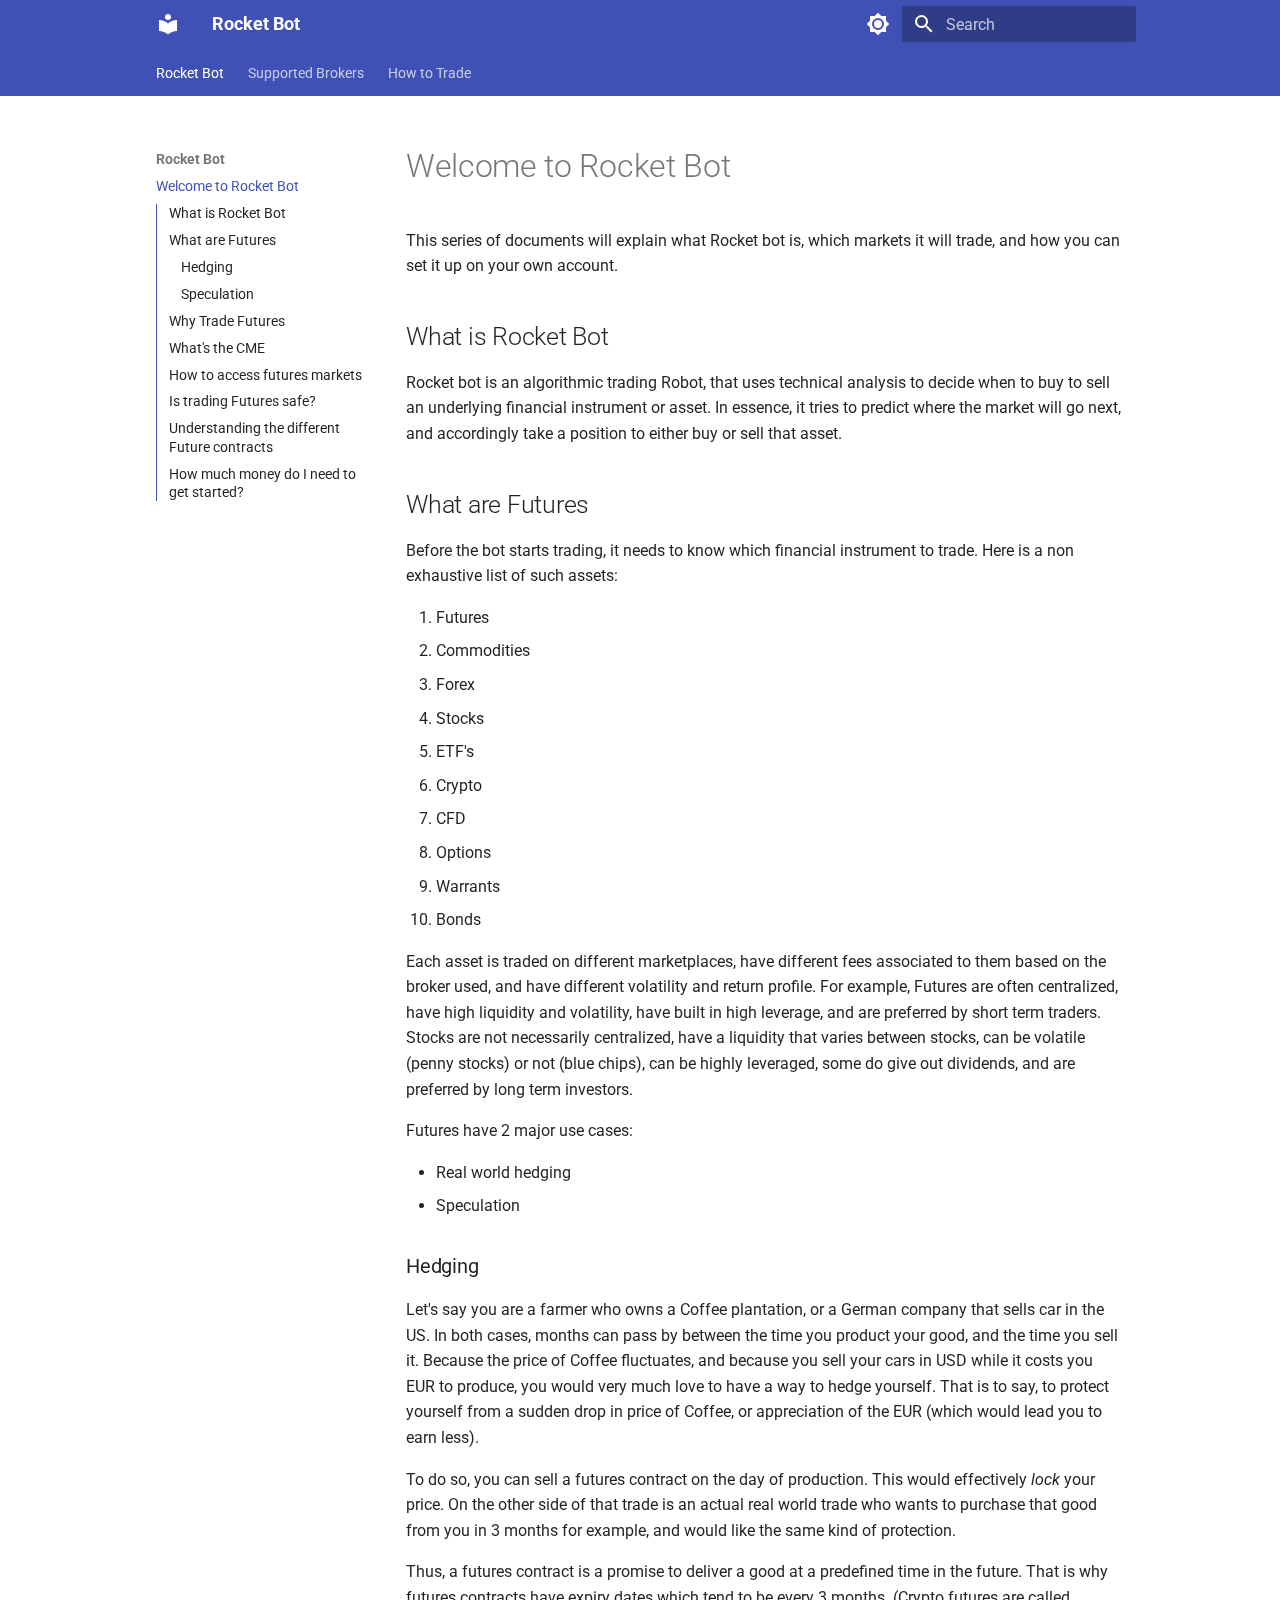
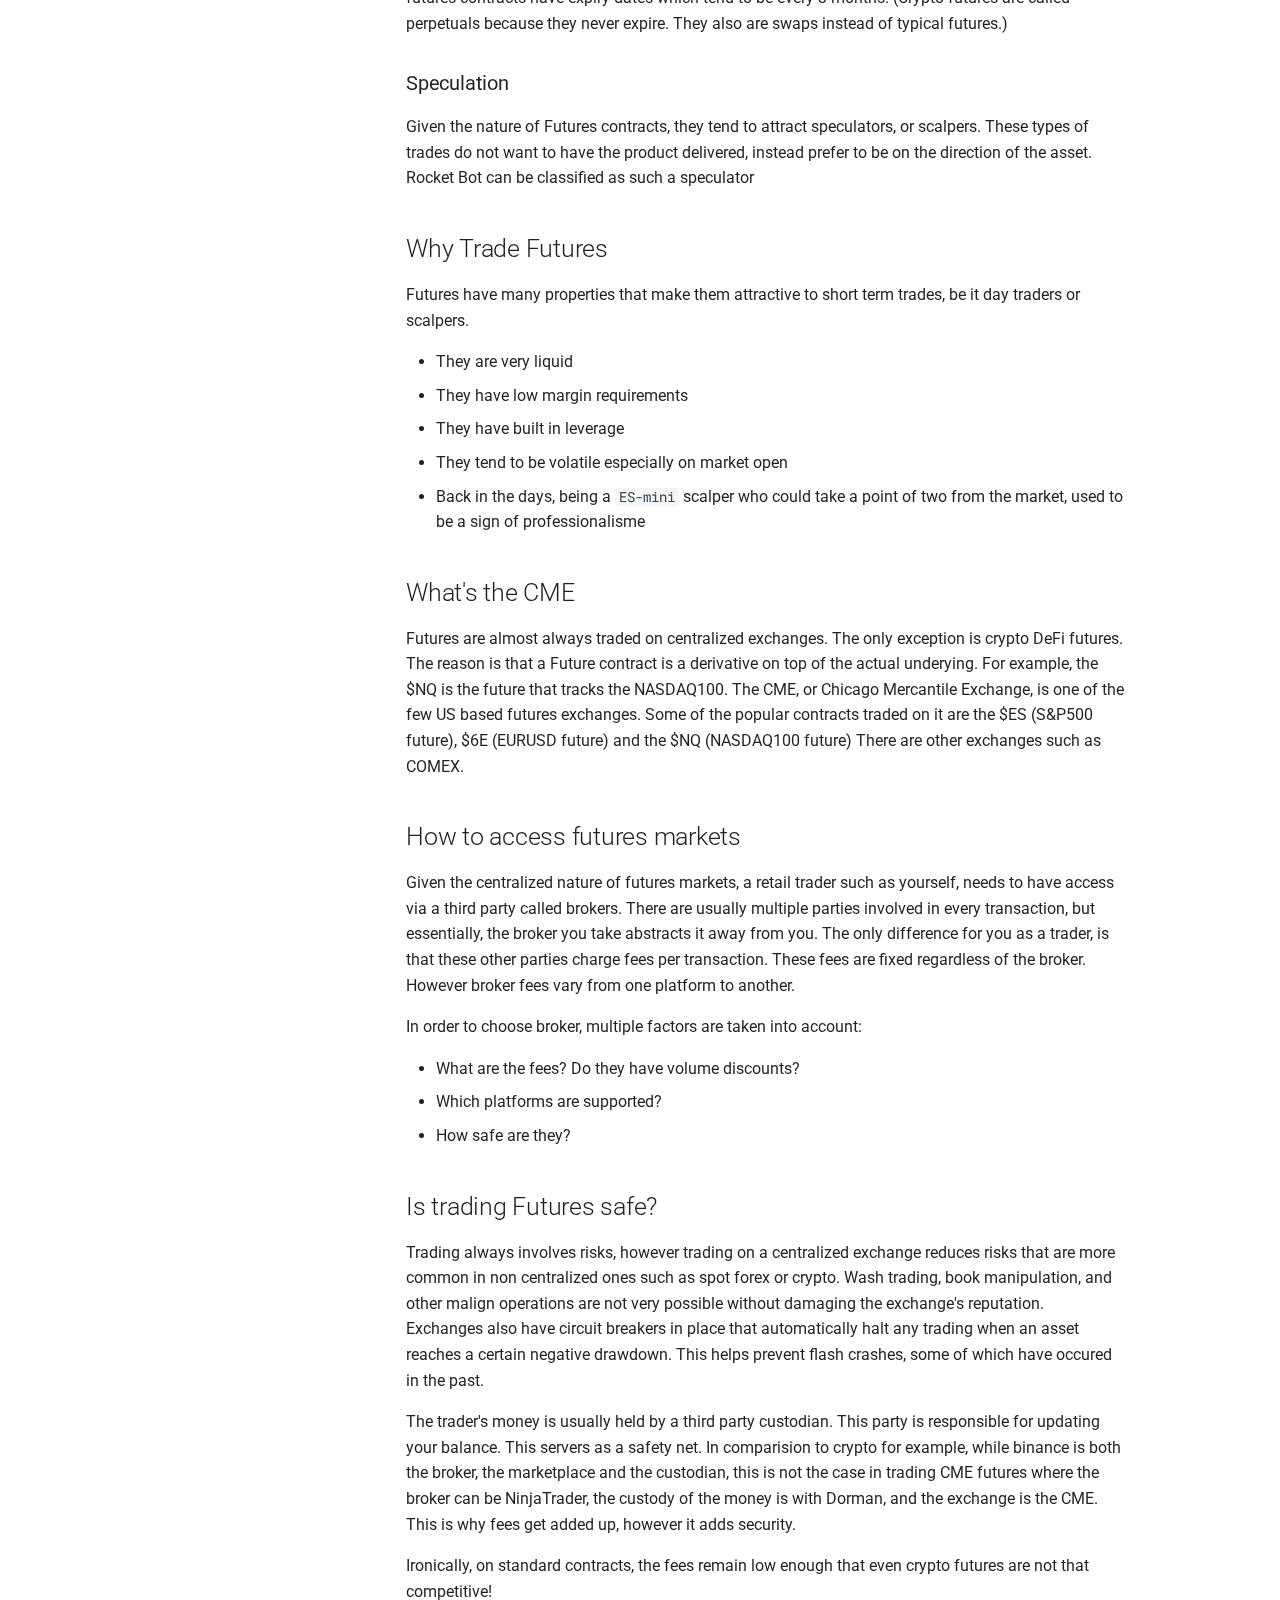
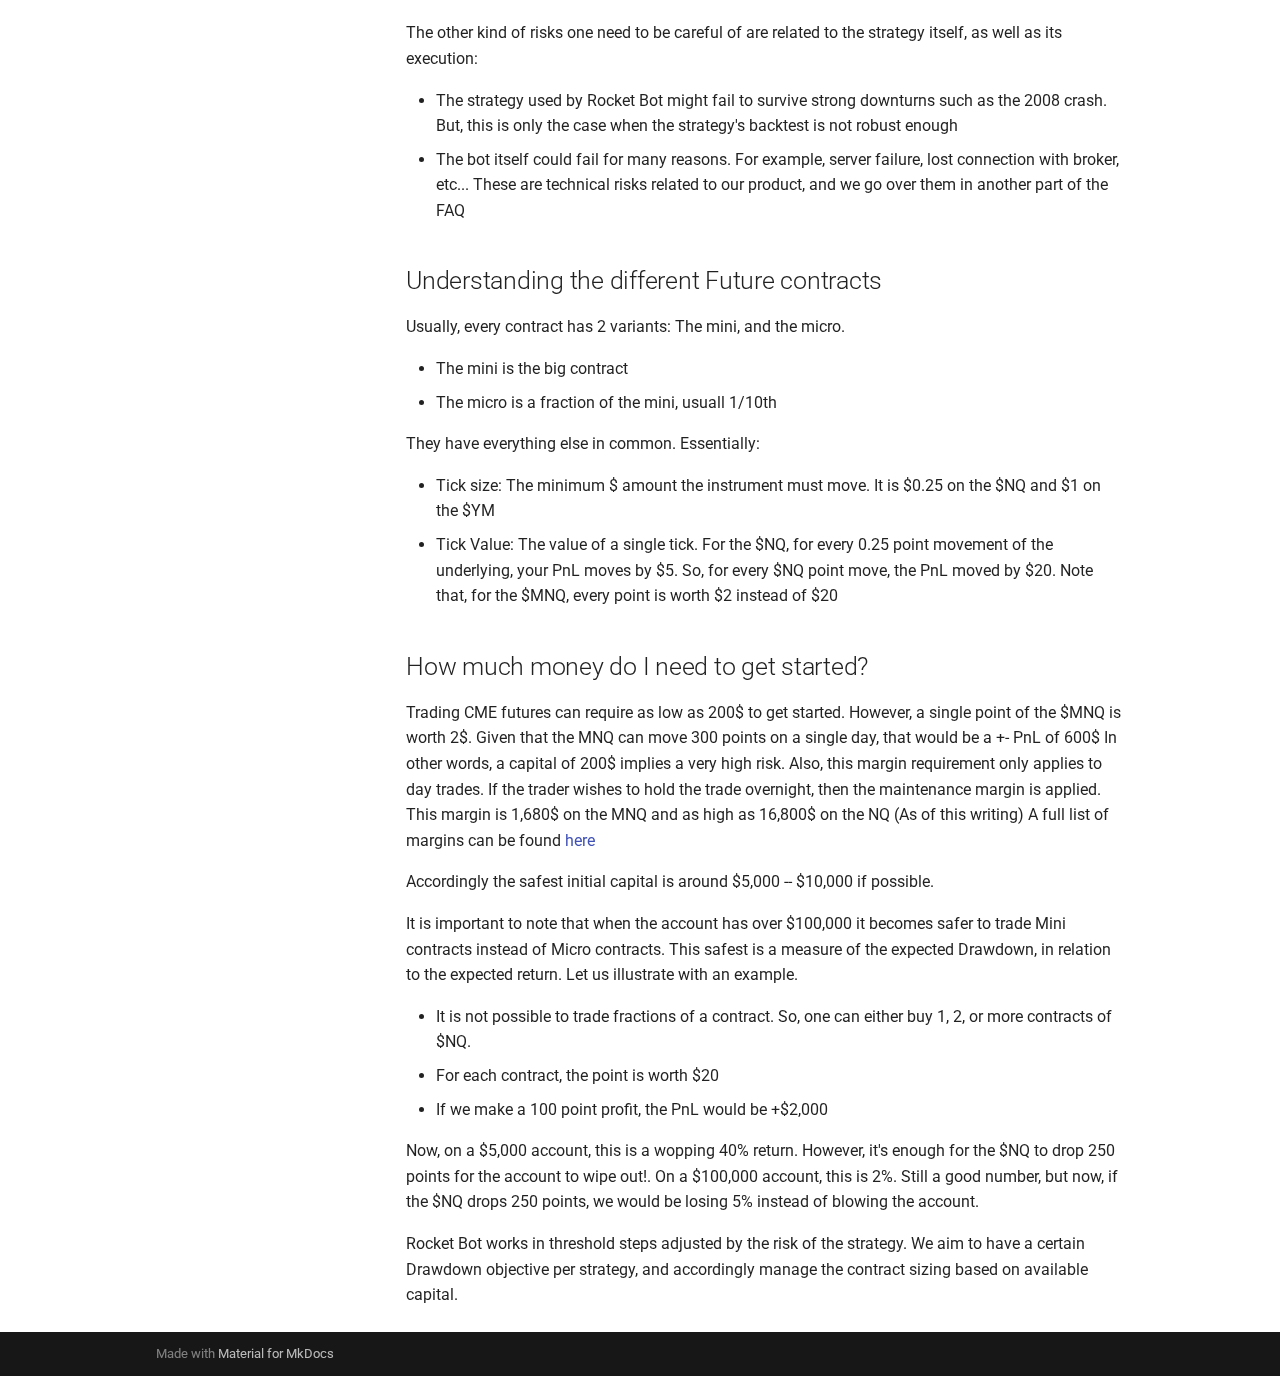
<file: index.html>
<!doctype html>
<html lang="en" class="no-js">
  <head>
    
      <meta charset="utf-8">
      <meta name="viewport" content="width=device-width,initial-scale=1">
      
      
      
      
      
        <link rel="next" href="brokers/">
      
      
      <link rel="icon" href="assets/images/favicon.png">
      <meta name="generator" content="mkdocs-1.5.3, mkdocs-material-9.4.8">
    
    
      
        <title>Welcome to Rocket Bot - Rocket Bot</title>
      
    
    
      <link rel="stylesheet" href="assets/stylesheets/main.4b4a2bd9.min.css">
      
        
        <link rel="stylesheet" href="assets/stylesheets/palette.356b1318.min.css">
      
      


    
    
      
    
    
      
        
        
        <link rel="preconnect" href="https://fonts.gstatic.com" crossorigin>
        <link rel="stylesheet" href="https://fonts.googleapis.com/css?family=Roboto:300,300i,400,400i,700,700i%7CRoboto+Mono:400,400i,700,700i&display=fallback">
        <style>:root{--md-text-font:"Roboto";--md-code-font:"Roboto Mono"}</style>
      
    
    
      <link rel="stylesheet" href="stylesheets/styles.css">
    
    <script>__md_scope=new URL(".",location),__md_hash=e=>[...e].reduce((e,_)=>(e<<5)-e+_.charCodeAt(0),0),__md_get=(e,_=localStorage,t=__md_scope)=>JSON.parse(_.getItem(t.pathname+"."+e)),__md_set=(e,_,t=localStorage,a=__md_scope)=>{try{t.setItem(a.pathname+"."+e,JSON.stringify(_))}catch(e){}}</script>
    
      

    
    
    
   <link href="assets/stylesheets/glightbox.min.css" rel="stylesheet"/><style>
        html.glightbox-open { overflow: initial; height: 100%; }
        .gslide-title { margin-top: 0px; user-select: text; }
        .gslide-desc { color: #666; user-select: text; }
        .gslide-image img { background: white; }
        
            .gscrollbar-fixer { padding-right: 15px; }
            .gdesc-inner { font-size: 0.75rem; }
            body[data-md-color-scheme="slate"] .gdesc-inner { background: var(--md-default-bg-color);}
            body[data-md-color-scheme="slate"] .gslide-title { color: var(--md-default-fg-color);}
            body[data-md-color-scheme="slate"] .gslide-desc { color: var(--md-default-fg-color);}
            </style> <script src="assets/javascripts/glightbox.min.js"></script></head>
  
  
    
    
      
    
    
    
    
    <body dir="ltr" data-md-color-scheme="default" data-md-color-primary="indigo" data-md-color-accent="indigo">
  
    
    
      <script>var palette=__md_get("__palette");if(palette&&"object"==typeof palette.color)for(var key of Object.keys(palette.color))document.body.setAttribute("data-md-color-"+key,palette.color[key])</script>
    
    <input class="md-toggle" data-md-toggle="drawer" type="checkbox" id="__drawer" autocomplete="off">
    <input class="md-toggle" data-md-toggle="search" type="checkbox" id="__search" autocomplete="off">
    <label class="md-overlay" for="__drawer"></label>
    <div data-md-component="skip">
      
        
        <a href="#welcome-to-rocket-bot" class="md-skip">
          Skip to content
        </a>
      
    </div>
    <div data-md-component="announce">
      
    </div>
    
    
      

<header class="md-header" data-md-component="header">
  <nav class="md-header__inner md-grid" aria-label="Header">
    <a href="." title="Rocket Bot" class="md-header__button md-logo" aria-label="Rocket Bot" data-md-component="logo">
      
  
  <svg xmlns="http://www.w3.org/2000/svg" viewBox="0 0 24 24"><path d="M12 8a3 3 0 0 0 3-3 3 3 0 0 0-3-3 3 3 0 0 0-3 3 3 3 0 0 0 3 3m0 3.54C9.64 9.35 6.5 8 3 8v11c3.5 0 6.64 1.35 9 3.54 2.36-2.19 5.5-3.54 9-3.54V8c-3.5 0-6.64 1.35-9 3.54Z"/></svg>

    </a>
    <label class="md-header__button md-icon" for="__drawer">
      
      <svg xmlns="http://www.w3.org/2000/svg" viewBox="0 0 24 24"><path d="M3 6h18v2H3V6m0 5h18v2H3v-2m0 5h18v2H3v-2Z"/></svg>
    </label>
    <div class="md-header__title" data-md-component="header-title">
      <div class="md-header__ellipsis">
        <div class="md-header__topic">
          <span class="md-ellipsis">
            Rocket Bot
          </span>
        </div>
        <div class="md-header__topic" data-md-component="header-topic">
          <span class="md-ellipsis">
            
              Welcome to Rocket Bot
            
          </span>
        </div>
      </div>
    </div>
    
      
        <form class="md-header__option" data-md-component="palette">
  
    
    
    
    <input class="md-option" data-md-color-media="(prefers-color-scheme: light)" data-md-color-scheme="default" data-md-color-primary="indigo" data-md-color-accent="indigo"  aria-label="Switch to dark mode"  type="radio" name="__palette" id="__palette_1">
    
      <label class="md-header__button md-icon" title="Switch to dark mode" for="__palette_2" hidden>
        <svg xmlns="http://www.w3.org/2000/svg" viewBox="0 0 24 24"><path d="M12 8a4 4 0 0 0-4 4 4 4 0 0 0 4 4 4 4 0 0 0 4-4 4 4 0 0 0-4-4m0 10a6 6 0 0 1-6-6 6 6 0 0 1 6-6 6 6 0 0 1 6 6 6 6 0 0 1-6 6m8-9.31V4h-4.69L12 .69 8.69 4H4v4.69L.69 12 4 15.31V20h4.69L12 23.31 15.31 20H20v-4.69L23.31 12 20 8.69Z"/></svg>
      </label>
    
  
    
    
    
    <input class="md-option" data-md-color-media="(prefers-color-scheme: dark)" data-md-color-scheme="slate" data-md-color-primary="indigo" data-md-color-accent="indigo"  aria-label="Switch to light mode"  type="radio" name="__palette" id="__palette_2">
    
      <label class="md-header__button md-icon" title="Switch to light mode" for="__palette_1" hidden>
        <svg xmlns="http://www.w3.org/2000/svg" viewBox="0 0 24 24"><path d="M12 18c-.89 0-1.74-.2-2.5-.55C11.56 16.5 13 14.42 13 12c0-2.42-1.44-4.5-3.5-5.45C10.26 6.2 11.11 6 12 6a6 6 0 0 1 6 6 6 6 0 0 1-6 6m8-9.31V4h-4.69L12 .69 8.69 4H4v4.69L.69 12 4 15.31V20h4.69L12 23.31 15.31 20H20v-4.69L23.31 12 20 8.69Z"/></svg>
      </label>
    
  
</form>
      
    
    
    
      <label class="md-header__button md-icon" for="__search">
        
        <svg xmlns="http://www.w3.org/2000/svg" viewBox="0 0 24 24"><path d="M9.5 3A6.5 6.5 0 0 1 16 9.5c0 1.61-.59 3.09-1.56 4.23l.27.27h.79l5 5-1.5 1.5-5-5v-.79l-.27-.27A6.516 6.516 0 0 1 9.5 16 6.5 6.5 0 0 1 3 9.5 6.5 6.5 0 0 1 9.5 3m0 2C7 5 5 7 5 9.5S7 14 9.5 14 14 12 14 9.5 12 5 9.5 5Z"/></svg>
      </label>
      <div class="md-search" data-md-component="search" role="dialog">
  <label class="md-search__overlay" for="__search"></label>
  <div class="md-search__inner" role="search">
    <form class="md-search__form" name="search">
      <input type="text" class="md-search__input" name="query" aria-label="Search" placeholder="Search" autocapitalize="off" autocorrect="off" autocomplete="off" spellcheck="false" data-md-component="search-query" required>
      <label class="md-search__icon md-icon" for="__search">
        
        <svg xmlns="http://www.w3.org/2000/svg" viewBox="0 0 24 24"><path d="M9.5 3A6.5 6.5 0 0 1 16 9.5c0 1.61-.59 3.09-1.56 4.23l.27.27h.79l5 5-1.5 1.5-5-5v-.79l-.27-.27A6.516 6.516 0 0 1 9.5 16 6.5 6.5 0 0 1 3 9.5 6.5 6.5 0 0 1 9.5 3m0 2C7 5 5 7 5 9.5S7 14 9.5 14 14 12 14 9.5 12 5 9.5 5Z"/></svg>
        
        <svg xmlns="http://www.w3.org/2000/svg" viewBox="0 0 24 24"><path d="M20 11v2H8l5.5 5.5-1.42 1.42L4.16 12l7.92-7.92L13.5 5.5 8 11h12Z"/></svg>
      </label>
      <nav class="md-search__options" aria-label="Search">
        
        <button type="reset" class="md-search__icon md-icon" title="Clear" aria-label="Clear" tabindex="-1">
          
          <svg xmlns="http://www.w3.org/2000/svg" viewBox="0 0 24 24"><path d="M19 6.41 17.59 5 12 10.59 6.41 5 5 6.41 10.59 12 5 17.59 6.41 19 12 13.41 17.59 19 19 17.59 13.41 12 19 6.41Z"/></svg>
        </button>
      </nav>
      
    </form>
    <div class="md-search__output">
      <div class="md-search__scrollwrap" data-md-scrollfix>
        <div class="md-search-result" data-md-component="search-result">
          <div class="md-search-result__meta">
            Initializing search
          </div>
          <ol class="md-search-result__list" role="presentation"></ol>
        </div>
      </div>
    </div>
  </div>
</div>
    
    
  </nav>
  
</header>
    
    <div class="md-container" data-md-component="container">
      
      
        
          
            
<nav class="md-tabs" aria-label="Tabs" data-md-component="tabs">
  <div class="md-grid">
    <ul class="md-tabs__list">
      
        
  
  
    
  
  
    
    
      <li class="md-tabs__item md-tabs__item--active">
        <a href="." class="md-tabs__link">
          
  
  Rocket Bot

        </a>
      </li>
    
  

      
        
  
  
  
    
    
      <li class="md-tabs__item">
        <a href="brokers/" class="md-tabs__link">
          
  
  Supported Brokers

        </a>
      </li>
    
  

      
        
  
  
  
    
    
      <li class="md-tabs__item">
        <a href="howto/" class="md-tabs__link">
          
  
  How to Trade

        </a>
      </li>
    
  

      
    </ul>
  </div>
</nav>
          
        
      
      <main class="md-main" data-md-component="main">
        <div class="md-main__inner md-grid">
          
            
              
              <div class="md-sidebar md-sidebar--primary" data-md-component="sidebar" data-md-type="navigation" >
                <div class="md-sidebar__scrollwrap">
                  <div class="md-sidebar__inner">
                    


  


  

<nav class="md-nav md-nav--primary md-nav--lifted md-nav--integrated" aria-label="Navigation" data-md-level="0">
  <label class="md-nav__title" for="__drawer">
    <a href="." title="Rocket Bot" class="md-nav__button md-logo" aria-label="Rocket Bot" data-md-component="logo">
      
  
  <svg xmlns="http://www.w3.org/2000/svg" viewBox="0 0 24 24"><path d="M12 8a3 3 0 0 0 3-3 3 3 0 0 0-3-3 3 3 0 0 0-3 3 3 3 0 0 0 3 3m0 3.54C9.64 9.35 6.5 8 3 8v11c3.5 0 6.64 1.35 9 3.54 2.36-2.19 5.5-3.54 9-3.54V8c-3.5 0-6.64 1.35-9 3.54Z"/></svg>

    </a>
    Rocket Bot
  </label>
  
  <ul class="md-nav__list" data-md-scrollfix>
    
      
      
  
  
    
  
  
    
    
    
    
    
      
      
    
    <li class="md-nav__item md-nav__item--active md-nav__item--section md-nav__item--nested">
      
        
        
        
        <input class="md-nav__toggle md-toggle " type="checkbox" id="__nav_1" checked>
        
          
          <label class="md-nav__link" for="__nav_1" id="__nav_1_label" tabindex="">
            
  
  <span class="md-ellipsis">
    Rocket Bot
  </span>
  

            <span class="md-nav__icon md-icon"></span>
          </label>
        
        <nav class="md-nav" data-md-level="1" aria-labelledby="__nav_1_label" aria-expanded="true">
          <label class="md-nav__title" for="__nav_1">
            <span class="md-nav__icon md-icon"></span>
            Rocket Bot
          </label>
          <ul class="md-nav__list" data-md-scrollfix>
            
              
                
  
  
    
  
  
    <li class="md-nav__item md-nav__item--active">
      
      <input class="md-nav__toggle md-toggle" type="checkbox" id="__toc">
      
      
        
      
      
        <label class="md-nav__link md-nav__link--active" for="__toc">
          
  
  <span class="md-ellipsis">
    Welcome to Rocket Bot
  </span>
  

          <span class="md-nav__icon md-icon"></span>
        </label>
      
      <a href="." class="md-nav__link md-nav__link--active">
        
  
  <span class="md-ellipsis">
    Welcome to Rocket Bot
  </span>
  

      </a>
      
        

<nav class="md-nav md-nav--secondary" aria-label="Table of contents">
  
  
  
    
  
  
    <label class="md-nav__title" for="__toc">
      <span class="md-nav__icon md-icon"></span>
      Table of contents
    </label>
    <ul class="md-nav__list" data-md-component="toc" data-md-scrollfix>
      
        <li class="md-nav__item">
  <a href="#what-is-rocket-bot" class="md-nav__link">
    What is Rocket Bot
  </a>
  
</li>
      
        <li class="md-nav__item">
  <a href="#what-are-futures" class="md-nav__link">
    What are Futures
  </a>
  
    <nav class="md-nav" aria-label="What are Futures">
      <ul class="md-nav__list">
        
          <li class="md-nav__item">
  <a href="#hedging" class="md-nav__link">
    Hedging
  </a>
  
</li>
        
          <li class="md-nav__item">
  <a href="#speculation" class="md-nav__link">
    Speculation
  </a>
  
</li>
        
      </ul>
    </nav>
  
</li>
      
        <li class="md-nav__item">
  <a href="#why-trade-futures" class="md-nav__link">
    Why Trade Futures
  </a>
  
</li>
      
        <li class="md-nav__item">
  <a href="#whats-the-cme" class="md-nav__link">
    What's the CME
  </a>
  
</li>
      
        <li class="md-nav__item">
  <a href="#how-to-access-futures-markets" class="md-nav__link">
    How to access futures markets
  </a>
  
</li>
      
        <li class="md-nav__item">
  <a href="#is-trading-futures-safe" class="md-nav__link">
    Is trading Futures safe?
  </a>
  
</li>
      
        <li class="md-nav__item">
  <a href="#understanding-the-different-future-contracts" class="md-nav__link">
    Understanding the different Future contracts
  </a>
  
</li>
      
        <li class="md-nav__item">
  <a href="#how-much-money-do-i-need-to-get-started" class="md-nav__link">
    How much money do I need to get started?
  </a>
  
</li>
      
    </ul>
  
</nav>
      
    </li>
  

              
            
          </ul>
        </nav>
      
    </li>
  

    
      
      
  
  
  
    
    
    
    
    
      
      
    
    <li class="md-nav__item md-nav__item--section md-nav__item--nested">
      
        
        
        
          
        
        <input class="md-nav__toggle md-toggle md-toggle--indeterminate" type="checkbox" id="__nav_2" >
        
          
          <label class="md-nav__link" for="__nav_2" id="__nav_2_label" tabindex="">
            
  
  <span class="md-ellipsis">
    Supported Brokers
  </span>
  

            <span class="md-nav__icon md-icon"></span>
          </label>
        
        <nav class="md-nav" data-md-level="1" aria-labelledby="__nav_2_label" aria-expanded="false">
          <label class="md-nav__title" for="__nav_2">
            <span class="md-nav__icon md-icon"></span>
            Supported Brokers
          </label>
          <ul class="md-nav__list" data-md-scrollfix>
            
              
                
  
  
  
    <li class="md-nav__item">
      <a href="brokers/" class="md-nav__link">
        
  
  <span class="md-ellipsis">
    Supported Brokers
  </span>
  

      </a>
    </li>
  

              
            
              
                
  
  
  
    <li class="md-nav__item">
      <a href="brokers/ibkr_setup/" class="md-nav__link">
        
  
  <span class="md-ellipsis">
    Interactive Brokers
  </span>
  
    
  
  
    <span class="md-status md-status--new"></span>
  

  

      </a>
    </li>
  

              
            
              
                
  
  
  
    <li class="md-nav__item">
      <a href="brokers/amp_setup/" class="md-nav__link">
        
  
  <span class="md-ellipsis">
    AMP Futures
  </span>
  
    
  
  
    <span class="md-status md-status--new"></span>
  

  

      </a>
    </li>
  

              
            
          </ul>
        </nav>
      
    </li>
  

    
      
      
  
  
  
    
    
    
    
    
      
      
    
    <li class="md-nav__item md-nav__item--section md-nav__item--nested">
      
        
        
        
          
        
        <input class="md-nav__toggle md-toggle md-toggle--indeterminate" type="checkbox" id="__nav_3" >
        
          
          <label class="md-nav__link" for="__nav_3" id="__nav_3_label" tabindex="">
            
  
  <span class="md-ellipsis">
    How to Trade
  </span>
  

            <span class="md-nav__icon md-icon"></span>
          </label>
        
        <nav class="md-nav" data-md-level="1" aria-labelledby="__nav_3_label" aria-expanded="false">
          <label class="md-nav__title" for="__nav_3">
            <span class="md-nav__icon md-icon"></span>
            How to Trade
          </label>
          <ul class="md-nav__list" data-md-scrollfix>
            
              
                
  
  
  
    <li class="md-nav__item">
      <a href="howto/" class="md-nav__link">
        
  
  <span class="md-ellipsis">
    How to Trade
  </span>
  

      </a>
    </li>
  

              
            
              
                
  
  
  
    <li class="md-nav__item">
      <a href="howto/collective2_setup/" class="md-nav__link">
        
  
  <span class="md-ellipsis">
    Collective 2  Setup
  </span>
  
    
  
  
    <span class="md-status md-status--new"></span>
  

  

      </a>
    </li>
  

              
            
              
                
  
  
  
    <li class="md-nav__item">
      <a href="howto/collective2_connect/" class="md-nav__link">
        
  
  <span class="md-ellipsis">
    Connect Broker to C2
  </span>
  

      </a>
    </li>
  

              
            
          </ul>
        </nav>
      
    </li>
  

    
  </ul>
</nav>
                  </div>
                </div>
              </div>
            
            
          
          
            <div class="md-content" data-md-component="content">
              <article class="md-content__inner md-typeset">
                
                  


<h1 id="welcome-to-rocket-bot">Welcome to Rocket Bot</h1>
<p>This series of documents will explain what Rocket bot is, which markets it will trade, and how you can set it up on your own account.</p>
<h2 id="what-is-rocket-bot">What is Rocket Bot</h2>
<p>Rocket bot is an algorithmic trading Robot, that uses technical analysis to decide when to buy to sell an underlying financial instrument or asset.
In essence, it tries to predict where the market will go next, and accordingly take a position to either buy or sell that asset.</p>
<h2 id="what-are-futures">What are Futures</h2>
<p>Before the bot starts trading, it needs to know which financial instrument to trade. Here is a non exhaustive list of such assets:</p>
<ol>
<li>Futures</li>
<li>Commodities</li>
<li>Forex</li>
<li>Stocks</li>
<li>ETF's</li>
<li>Crypto</li>
<li>CFD</li>
<li>Options</li>
<li>Warrants</li>
<li>Bonds</li>
</ol>
<p>Each asset is traded on different marketplaces, have different fees associated to them based on the broker used, and have different volatility and return profile.
For example, Futures are often centralized, have high liquidity and volatility, have built in high leverage, and are preferred by short term traders.
Stocks are not necessarily centralized, have a liquidity that varies between stocks, can be volatile (penny stocks) or not (blue chips), can be highly leveraged, some do give out dividends, and are preferred by long term investors.</p>
<p>Futures have 2 major use cases:</p>
<ul>
<li>Real world hedging</li>
<li>Speculation</li>
</ul>
<h3 id="hedging">Hedging</h3>
<p>Let's say you are a farmer who owns a Coffee plantation, or a German company that sells car in the US. In both cases, months can pass by between the time you product your good, and the time you sell it.
Because the price of Coffee fluctuates, and because you sell your cars in USD while it costs you EUR to produce, you would very much love to have a way to hedge yourself. That is to say, to protect yourself from a sudden drop in price of Coffee, or appreciation of the EUR (which would lead you to earn less).</p>
<p>To do so, you can sell a futures contract on the day of production. This would effectively <em>lock</em> your price.
On the other side of that trade is an actual real world trade who wants to purchase that good from you in 3 months for example, and would like the same kind of protection.</p>
<p>Thus, a futures contract is a promise to deliver a good at a predefined time in the future. That is why futures contracts have expiry dates which tend to be every 3 months.
(Crypto futures are called perpetuals because they never expire. They also are swaps instead of typical futures.)</p>
<h3 id="speculation">Speculation</h3>
<p>Given the nature of Futures contracts, they tend to attract speculators, or scalpers. These types of trades do not want to have the product delivered, instead prefer to be on the direction of the asset.
Rocket Bot can be classified as such a speculator</p>
<h2 id="why-trade-futures">Why Trade Futures</h2>
<p>Futures have many properties that make them attractive to short term trades, be it day traders or scalpers.</p>
<ul>
<li>They are very liquid</li>
<li>They have low margin requirements</li>
<li>They have built in leverage</li>
<li>They tend to be volatile especially on market open</li>
<li>Back in the days, being a <code>ES-mini</code> scalper who could take a point of two from the market, used to be a sign of professionalisme</li>
</ul>
<h2 id="whats-the-cme">What's the CME</h2>
<p>Futures are almost always traded on centralized exchanges. The only exception is crypto DeFi futures.
The reason is that a Future contract is a derivative on top of the actual underying.
For example, the $NQ is the future that tracks the NASDAQ100.
The CME, or Chicago Mercantile Exchange, is one of the few US based futures exchanges. Some of the popular contracts traded on it are the $ES (S&amp;P500 future), $6E (EURUSD future) and the $NQ (NASDAQ100 future)
There are other exchanges such as COMEX. </p>
<h2 id="how-to-access-futures-markets">How to access futures markets</h2>
<p>Given the centralized nature of futures markets, a retail trader such as yourself, needs to have access via a third party called brokers. There are usually multiple parties involved in every transaction, but essentially, the broker you take abstracts it away from you.
The only difference for you as a trader, is that these other parties charge fees per transaction. These fees are fixed regardless of the broker. However broker fees vary from one platform to another.</p>
<p>In order to choose broker, multiple factors are taken into account:</p>
<ul>
<li>What are the fees? Do they have volume discounts?</li>
<li>Which platforms are supported?</li>
<li>How safe are they?</li>
</ul>
<h2 id="is-trading-futures-safe">Is trading Futures safe?</h2>
<p>Trading always involves risks, however trading on a centralized exchange reduces risks that are more common in non centralized ones such as spot forex or crypto.
Wash trading, book manipulation, and other malign operations are not very possible without damaging the exchange's reputation.
Exchanges also have circuit breakers in place that automatically halt any trading when an asset reaches a certain negative drawdown. This helps prevent flash crashes, some of which have occured in the past.</p>
<p>The trader's money is usually held by a third party custodian. This party is responsible for updating your balance.
This servers as a safety net.
In comparision to crypto for example, while binance is both the broker, the marketplace and the custodian, this is not the case in trading CME futures where the broker can be NinjaTrader, the custody of the money is with Dorman, and the exchange is the CME.
This is why fees get added up, however it adds security.</p>
<p>Ironically, on standard contracts, the fees remain low enough that even crypto futures are not that competitive!</p>
<p>The other kind of risks one need to be careful of are related to the strategy itself, as well as its execution:</p>
<ul>
<li>The strategy used by Rocket Bot might fail to survive strong downturns such as the 2008 crash. But, this is only the case when the strategy's backtest is not robust enough</li>
<li>The bot itself could fail for many reasons. For example, server failure, lost connection with broker, etc...
These are technical risks related to our product, and we go over them in another part of the FAQ </li>
</ul>
<h2 id="understanding-the-different-future-contracts">Understanding the different Future contracts</h2>
<p>Usually, every contract has 2 variants: The mini, and the micro.</p>
<ul>
<li>The mini is the big contract</li>
<li>The micro is a fraction of the mini, usuall 1/10th</li>
</ul>
<p>They have everything else in common. Essentially:</p>
<ul>
<li>Tick size: The minimum $ amount the instrument must move. It is $0.25 on the $NQ and $1 on the $YM</li>
<li>Tick Value: The value of a single tick. For the $NQ, for every 0.25 point movement of the underlying, your PnL moves by $5. So, for every $NQ point move, the PnL moved by $20.
  Note that, for the $MNQ, every point is worth $2 instead of $20</li>
</ul>
<h2 id="how-much-money-do-i-need-to-get-started">How much money do I need to get started?</h2>
<p>Trading CME futures can require as low as 200$ to get started.
However, a single point of the $MNQ is worth 2$.
Given that the MNQ can move 300 points on a single day, that would be a +- PnL of 600$
In other words, a capital of 200$ implies a very high risk.
Also, this margin requirement only applies to day trades. If the trader wishes to hold the trade overnight, then the maintenance margin is applied.
This margin is 1,680$ on the MNQ and as high as 16,800$ on the NQ (As of this writing)
A full list of margins can be found <a href="https://www.ampfutures.com/trading-info/margins">here</a></p>
<p>Accordingly the safest initial capital is around $5,000 -- $10,000 if possible.</p>
<p>It is important to note that when the account has over $100,000 it becomes safer to trade Mini contracts instead of Micro contracts.
This safest is a measure of the expected Drawdown, in relation to the expected return. Let us illustrate with an example.</p>
<ul>
<li>It is not possible to trade fractions of a contract. So, one can either buy 1, 2, or more contracts of $NQ.</li>
<li>For each contract, the point is worth $20</li>
<li>If we make a 100 point profit, the PnL would be +$2,000</li>
</ul>
<p>Now, on a $5,000 account, this is a wopping 40% return.
However, it's enough for the $NQ to drop 250 points for the account to wipe out!.
On a $100,000 account, this is 2%. Still a good number, but now, if the $NQ drops 250 points, we would be losing 5% instead of blowing the account.</p>
<p>Rocket Bot works in threshold steps adjusted by the risk of the strategy.
We aim to have a certain Drawdown objective per strategy, and accordingly manage the contract sizing based on available capital.</p>





                
              </article>
            </div>
          
          
        </div>
        
          <button type="button" class="md-top md-icon" data-md-component="top" hidden>
  
  <svg xmlns="http://www.w3.org/2000/svg" viewBox="0 0 24 24"><path d="M13 20h-2V8l-5.5 5.5-1.42-1.42L12 4.16l7.92 7.92-1.42 1.42L13 8v12Z"/></svg>
  Back to top
</button>
        
      </main>
      
        <footer class="md-footer">
  
  <div class="md-footer-meta md-typeset">
    <div class="md-footer-meta__inner md-grid">
      <div class="md-copyright">
  
  
    Made with
    <a href="https://squidfunk.github.io/mkdocs-material/" target="_blank" rel="noopener">
      Material for MkDocs
    </a>
  
</div>
      
    </div>
  </div>
</footer>
      
    </div>
    <div class="md-dialog" data-md-component="dialog">
      <div class="md-dialog__inner md-typeset"></div>
    </div>
    
    
    <script id="__config" type="application/json">{"base": ".", "features": ["content.code.copy", "content.code.annotate", "toc.integrate", "content.tooltips", "header.autohide", "navigation.tabs", "navigation.path", "navigation.tracking", "navigation.top", "navigation.expand"], "search": "assets/javascripts/workers/search.f886a092.min.js", "translations": {"clipboard.copied": "Copied to clipboard", "clipboard.copy": "Copy to clipboard", "search.result.more.one": "1 more on this page", "search.result.more.other": "# more on this page", "search.result.none": "No matching documents", "search.result.one": "1 matching document", "search.result.other": "# matching documents", "search.result.placeholder": "Type to start searching", "search.result.term.missing": "Missing", "select.version": "Select version"}}</script>
    
    
      <script src="assets/javascripts/bundle.81fa17fe.min.js"></script>
      
    
  <script>document$.subscribe(() => {const lightbox = GLightbox({"touchNavigation": true, "loop": false, "zoomable": true, "draggable": true, "openEffect": "zoom", "closeEffect": "zoom", "slideEffect": "slide"});})</script></body>
</html>
</file>
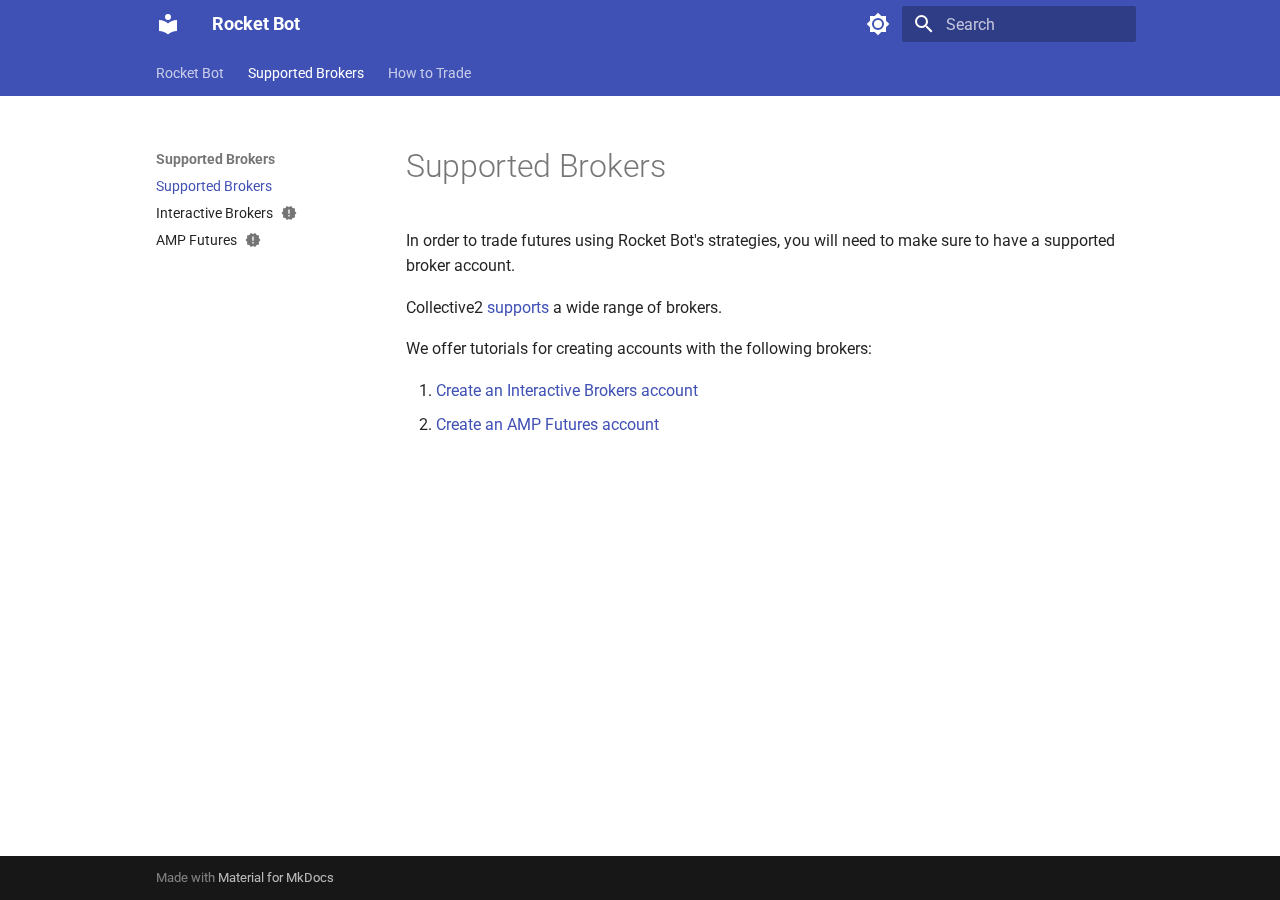
<file: brokers/index.html>
<!doctype html>
<html lang="en" class="no-js">
  <head>
    
      <meta charset="utf-8">
      <meta name="viewport" content="width=device-width,initial-scale=1">
      
      
      
      
        <link rel="prev" href="..">
      
      
        <link rel="next" href="ibkr_setup/">
      
      
      <link rel="icon" href="../assets/images/favicon.png">
      <meta name="generator" content="mkdocs-1.5.3, mkdocs-material-9.4.8">
    
    
      
        <title>Supported Brokers - Rocket Bot</title>
      
    
    
      <link rel="stylesheet" href="../assets/stylesheets/main.4b4a2bd9.min.css">
      
        
        <link rel="stylesheet" href="../assets/stylesheets/palette.356b1318.min.css">
      
      


    
    
      
    
    
      
        
        
        <link rel="preconnect" href="https://fonts.gstatic.com" crossorigin>
        <link rel="stylesheet" href="https://fonts.googleapis.com/css?family=Roboto:300,300i,400,400i,700,700i%7CRoboto+Mono:400,400i,700,700i&display=fallback">
        <style>:root{--md-text-font:"Roboto";--md-code-font:"Roboto Mono"}</style>
      
    
    
      <link rel="stylesheet" href="../stylesheets/styles.css">
    
    <script>__md_scope=new URL("..",location),__md_hash=e=>[...e].reduce((e,_)=>(e<<5)-e+_.charCodeAt(0),0),__md_get=(e,_=localStorage,t=__md_scope)=>JSON.parse(_.getItem(t.pathname+"."+e)),__md_set=(e,_,t=localStorage,a=__md_scope)=>{try{t.setItem(a.pathname+"."+e,JSON.stringify(_))}catch(e){}}</script>
    
      

    
    
    
   <link href="../assets/stylesheets/glightbox.min.css" rel="stylesheet"/><style>
        html.glightbox-open { overflow: initial; height: 100%; }
        .gslide-title { margin-top: 0px; user-select: text; }
        .gslide-desc { color: #666; user-select: text; }
        .gslide-image img { background: white; }
        
            .gscrollbar-fixer { padding-right: 15px; }
            .gdesc-inner { font-size: 0.75rem; }
            body[data-md-color-scheme="slate"] .gdesc-inner { background: var(--md-default-bg-color);}
            body[data-md-color-scheme="slate"] .gslide-title { color: var(--md-default-fg-color);}
            body[data-md-color-scheme="slate"] .gslide-desc { color: var(--md-default-fg-color);}
            </style> <script src="../assets/javascripts/glightbox.min.js"></script></head>
  
  
    
    
      
    
    
    
    
    <body dir="ltr" data-md-color-scheme="default" data-md-color-primary="indigo" data-md-color-accent="indigo">
  
    
    
      <script>var palette=__md_get("__palette");if(palette&&"object"==typeof palette.color)for(var key of Object.keys(palette.color))document.body.setAttribute("data-md-color-"+key,palette.color[key])</script>
    
    <input class="md-toggle" data-md-toggle="drawer" type="checkbox" id="__drawer" autocomplete="off">
    <input class="md-toggle" data-md-toggle="search" type="checkbox" id="__search" autocomplete="off">
    <label class="md-overlay" for="__drawer"></label>
    <div data-md-component="skip">
      
        
        <a href="#supported-brokers" class="md-skip">
          Skip to content
        </a>
      
    </div>
    <div data-md-component="announce">
      
    </div>
    
    
      

<header class="md-header" data-md-component="header">
  <nav class="md-header__inner md-grid" aria-label="Header">
    <a href=".." title="Rocket Bot" class="md-header__button md-logo" aria-label="Rocket Bot" data-md-component="logo">
      
  
  <svg xmlns="http://www.w3.org/2000/svg" viewBox="0 0 24 24"><path d="M12 8a3 3 0 0 0 3-3 3 3 0 0 0-3-3 3 3 0 0 0-3 3 3 3 0 0 0 3 3m0 3.54C9.64 9.35 6.5 8 3 8v11c3.5 0 6.64 1.35 9 3.54 2.36-2.19 5.5-3.54 9-3.54V8c-3.5 0-6.64 1.35-9 3.54Z"/></svg>

    </a>
    <label class="md-header__button md-icon" for="__drawer">
      
      <svg xmlns="http://www.w3.org/2000/svg" viewBox="0 0 24 24"><path d="M3 6h18v2H3V6m0 5h18v2H3v-2m0 5h18v2H3v-2Z"/></svg>
    </label>
    <div class="md-header__title" data-md-component="header-title">
      <div class="md-header__ellipsis">
        <div class="md-header__topic">
          <span class="md-ellipsis">
            Rocket Bot
          </span>
        </div>
        <div class="md-header__topic" data-md-component="header-topic">
          <span class="md-ellipsis">
            
              Supported Brokers
            
          </span>
        </div>
      </div>
    </div>
    
      
        <form class="md-header__option" data-md-component="palette">
  
    
    
    
    <input class="md-option" data-md-color-media="(prefers-color-scheme: light)" data-md-color-scheme="default" data-md-color-primary="indigo" data-md-color-accent="indigo"  aria-label="Switch to dark mode"  type="radio" name="__palette" id="__palette_1">
    
      <label class="md-header__button md-icon" title="Switch to dark mode" for="__palette_2" hidden>
        <svg xmlns="http://www.w3.org/2000/svg" viewBox="0 0 24 24"><path d="M12 8a4 4 0 0 0-4 4 4 4 0 0 0 4 4 4 4 0 0 0 4-4 4 4 0 0 0-4-4m0 10a6 6 0 0 1-6-6 6 6 0 0 1 6-6 6 6 0 0 1 6 6 6 6 0 0 1-6 6m8-9.31V4h-4.69L12 .69 8.69 4H4v4.69L.69 12 4 15.31V20h4.69L12 23.31 15.31 20H20v-4.69L23.31 12 20 8.69Z"/></svg>
      </label>
    
  
    
    
    
    <input class="md-option" data-md-color-media="(prefers-color-scheme: dark)" data-md-color-scheme="slate" data-md-color-primary="indigo" data-md-color-accent="indigo"  aria-label="Switch to light mode"  type="radio" name="__palette" id="__palette_2">
    
      <label class="md-header__button md-icon" title="Switch to light mode" for="__palette_1" hidden>
        <svg xmlns="http://www.w3.org/2000/svg" viewBox="0 0 24 24"><path d="M12 18c-.89 0-1.74-.2-2.5-.55C11.56 16.5 13 14.42 13 12c0-2.42-1.44-4.5-3.5-5.45C10.26 6.2 11.11 6 12 6a6 6 0 0 1 6 6 6 6 0 0 1-6 6m8-9.31V4h-4.69L12 .69 8.69 4H4v4.69L.69 12 4 15.31V20h4.69L12 23.31 15.31 20H20v-4.69L23.31 12 20 8.69Z"/></svg>
      </label>
    
  
</form>
      
    
    
    
      <label class="md-header__button md-icon" for="__search">
        
        <svg xmlns="http://www.w3.org/2000/svg" viewBox="0 0 24 24"><path d="M9.5 3A6.5 6.5 0 0 1 16 9.5c0 1.61-.59 3.09-1.56 4.23l.27.27h.79l5 5-1.5 1.5-5-5v-.79l-.27-.27A6.516 6.516 0 0 1 9.5 16 6.5 6.5 0 0 1 3 9.5 6.5 6.5 0 0 1 9.5 3m0 2C7 5 5 7 5 9.5S7 14 9.5 14 14 12 14 9.5 12 5 9.5 5Z"/></svg>
      </label>
      <div class="md-search" data-md-component="search" role="dialog">
  <label class="md-search__overlay" for="__search"></label>
  <div class="md-search__inner" role="search">
    <form class="md-search__form" name="search">
      <input type="text" class="md-search__input" name="query" aria-label="Search" placeholder="Search" autocapitalize="off" autocorrect="off" autocomplete="off" spellcheck="false" data-md-component="search-query" required>
      <label class="md-search__icon md-icon" for="__search">
        
        <svg xmlns="http://www.w3.org/2000/svg" viewBox="0 0 24 24"><path d="M9.5 3A6.5 6.5 0 0 1 16 9.5c0 1.61-.59 3.09-1.56 4.23l.27.27h.79l5 5-1.5 1.5-5-5v-.79l-.27-.27A6.516 6.516 0 0 1 9.5 16 6.5 6.5 0 0 1 3 9.5 6.5 6.5 0 0 1 9.5 3m0 2C7 5 5 7 5 9.5S7 14 9.5 14 14 12 14 9.5 12 5 9.5 5Z"/></svg>
        
        <svg xmlns="http://www.w3.org/2000/svg" viewBox="0 0 24 24"><path d="M20 11v2H8l5.5 5.5-1.42 1.42L4.16 12l7.92-7.92L13.5 5.5 8 11h12Z"/></svg>
      </label>
      <nav class="md-search__options" aria-label="Search">
        
        <button type="reset" class="md-search__icon md-icon" title="Clear" aria-label="Clear" tabindex="-1">
          
          <svg xmlns="http://www.w3.org/2000/svg" viewBox="0 0 24 24"><path d="M19 6.41 17.59 5 12 10.59 6.41 5 5 6.41 10.59 12 5 17.59 6.41 19 12 13.41 17.59 19 19 17.59 13.41 12 19 6.41Z"/></svg>
        </button>
      </nav>
      
    </form>
    <div class="md-search__output">
      <div class="md-search__scrollwrap" data-md-scrollfix>
        <div class="md-search-result" data-md-component="search-result">
          <div class="md-search-result__meta">
            Initializing search
          </div>
          <ol class="md-search-result__list" role="presentation"></ol>
        </div>
      </div>
    </div>
  </div>
</div>
    
    
  </nav>
  
</header>
    
    <div class="md-container" data-md-component="container">
      
      
        
          
            
<nav class="md-tabs" aria-label="Tabs" data-md-component="tabs">
  <div class="md-grid">
    <ul class="md-tabs__list">
      
        
  
  
  
    
    
      <li class="md-tabs__item">
        <a href=".." class="md-tabs__link">
          
  
  Rocket Bot

        </a>
      </li>
    
  

      
        
  
  
    
  
  
    
    
      <li class="md-tabs__item md-tabs__item--active">
        <a href="./" class="md-tabs__link">
          
  
  Supported Brokers

        </a>
      </li>
    
  

      
        
  
  
  
    
    
      <li class="md-tabs__item">
        <a href="../howto/" class="md-tabs__link">
          
  
  How to Trade

        </a>
      </li>
    
  

      
    </ul>
  </div>
</nav>
          
        
      
      <main class="md-main" data-md-component="main">
        <div class="md-main__inner md-grid">
          
            
              
              <div class="md-sidebar md-sidebar--primary" data-md-component="sidebar" data-md-type="navigation" >
                <div class="md-sidebar__scrollwrap">
                  <div class="md-sidebar__inner">
                    


  


  

<nav class="md-nav md-nav--primary md-nav--lifted md-nav--integrated" aria-label="Navigation" data-md-level="0">
  <label class="md-nav__title" for="__drawer">
    <a href=".." title="Rocket Bot" class="md-nav__button md-logo" aria-label="Rocket Bot" data-md-component="logo">
      
  
  <svg xmlns="http://www.w3.org/2000/svg" viewBox="0 0 24 24"><path d="M12 8a3 3 0 0 0 3-3 3 3 0 0 0-3-3 3 3 0 0 0-3 3 3 3 0 0 0 3 3m0 3.54C9.64 9.35 6.5 8 3 8v11c3.5 0 6.64 1.35 9 3.54 2.36-2.19 5.5-3.54 9-3.54V8c-3.5 0-6.64 1.35-9 3.54Z"/></svg>

    </a>
    Rocket Bot
  </label>
  
  <ul class="md-nav__list" data-md-scrollfix>
    
      
      
  
  
  
    
    
    
    
    
      
      
    
    <li class="md-nav__item md-nav__item--section md-nav__item--nested">
      
        
        
        
          
        
        <input class="md-nav__toggle md-toggle md-toggle--indeterminate" type="checkbox" id="__nav_1" >
        
          
          <label class="md-nav__link" for="__nav_1" id="__nav_1_label" tabindex="">
            
  
  <span class="md-ellipsis">
    Rocket Bot
  </span>
  

            <span class="md-nav__icon md-icon"></span>
          </label>
        
        <nav class="md-nav" data-md-level="1" aria-labelledby="__nav_1_label" aria-expanded="false">
          <label class="md-nav__title" for="__nav_1">
            <span class="md-nav__icon md-icon"></span>
            Rocket Bot
          </label>
          <ul class="md-nav__list" data-md-scrollfix>
            
              
                
  
  
  
    <li class="md-nav__item">
      <a href=".." class="md-nav__link">
        
  
  <span class="md-ellipsis">
    Welcome to Rocket Bot
  </span>
  

      </a>
    </li>
  

              
            
          </ul>
        </nav>
      
    </li>
  

    
      
      
  
  
    
  
  
    
    
    
    
    
      
      
    
    <li class="md-nav__item md-nav__item--active md-nav__item--section md-nav__item--nested">
      
        
        
        
        <input class="md-nav__toggle md-toggle " type="checkbox" id="__nav_2" checked>
        
          
          <label class="md-nav__link" for="__nav_2" id="__nav_2_label" tabindex="">
            
  
  <span class="md-ellipsis">
    Supported Brokers
  </span>
  

            <span class="md-nav__icon md-icon"></span>
          </label>
        
        <nav class="md-nav" data-md-level="1" aria-labelledby="__nav_2_label" aria-expanded="true">
          <label class="md-nav__title" for="__nav_2">
            <span class="md-nav__icon md-icon"></span>
            Supported Brokers
          </label>
          <ul class="md-nav__list" data-md-scrollfix>
            
              
                
  
  
    
  
  
    <li class="md-nav__item md-nav__item--active">
      
      <input class="md-nav__toggle md-toggle" type="checkbox" id="__toc">
      
      
        
      
      
      <a href="./" class="md-nav__link md-nav__link--active">
        
  
  <span class="md-ellipsis">
    Supported Brokers
  </span>
  

      </a>
      
    </li>
  

              
            
              
                
  
  
  
    <li class="md-nav__item">
      <a href="ibkr_setup/" class="md-nav__link">
        
  
  <span class="md-ellipsis">
    Interactive Brokers
  </span>
  
    
  
  
    <span class="md-status md-status--new"></span>
  

  

      </a>
    </li>
  

              
            
              
                
  
  
  
    <li class="md-nav__item">
      <a href="amp_setup/" class="md-nav__link">
        
  
  <span class="md-ellipsis">
    AMP Futures
  </span>
  
    
  
  
    <span class="md-status md-status--new"></span>
  

  

      </a>
    </li>
  

              
            
          </ul>
        </nav>
      
    </li>
  

    
      
      
  
  
  
    
    
    
    
    
      
      
    
    <li class="md-nav__item md-nav__item--section md-nav__item--nested">
      
        
        
        
          
        
        <input class="md-nav__toggle md-toggle md-toggle--indeterminate" type="checkbox" id="__nav_3" >
        
          
          <label class="md-nav__link" for="__nav_3" id="__nav_3_label" tabindex="">
            
  
  <span class="md-ellipsis">
    How to Trade
  </span>
  

            <span class="md-nav__icon md-icon"></span>
          </label>
        
        <nav class="md-nav" data-md-level="1" aria-labelledby="__nav_3_label" aria-expanded="false">
          <label class="md-nav__title" for="__nav_3">
            <span class="md-nav__icon md-icon"></span>
            How to Trade
          </label>
          <ul class="md-nav__list" data-md-scrollfix>
            
              
                
  
  
  
    <li class="md-nav__item">
      <a href="../howto/" class="md-nav__link">
        
  
  <span class="md-ellipsis">
    How to Trade
  </span>
  

      </a>
    </li>
  

              
            
              
                
  
  
  
    <li class="md-nav__item">
      <a href="../howto/collective2_setup/" class="md-nav__link">
        
  
  <span class="md-ellipsis">
    Collective 2  Setup
  </span>
  
    
  
  
    <span class="md-status md-status--new"></span>
  

  

      </a>
    </li>
  

              
            
              
                
  
  
  
    <li class="md-nav__item">
      <a href="../howto/collective2_connect/" class="md-nav__link">
        
  
  <span class="md-ellipsis">
    Connect Broker to C2
  </span>
  

      </a>
    </li>
  

              
            
          </ul>
        </nav>
      
    </li>
  

    
  </ul>
</nav>
                  </div>
                </div>
              </div>
            
            
          
          
            <div class="md-content" data-md-component="content">
              <article class="md-content__inner md-typeset">
                
                  


<h1 id="supported-brokers">Supported Brokers</h1>
<p>In order to trade futures using Rocket Bot's strategies, you will need to make sure to have a supported broker account.</p>
<p>Collective2 <a href="https://trade.collective2.com/supported-brokers/">supports</a> a wide range of brokers. </p>
<p>We offer tutorials for creating accounts with the following brokers:</p>
<ol>
<li><a href="./ibkr_setup/">Create an Interactive Brokers account</a></li>
<li><a href="./amp_setup/">Create an AMP Futures account</a></li>
</ol>





                
              </article>
            </div>
          
          
        </div>
        
          <button type="button" class="md-top md-icon" data-md-component="top" hidden>
  
  <svg xmlns="http://www.w3.org/2000/svg" viewBox="0 0 24 24"><path d="M13 20h-2V8l-5.5 5.5-1.42-1.42L12 4.16l7.92 7.92-1.42 1.42L13 8v12Z"/></svg>
  Back to top
</button>
        
      </main>
      
        <footer class="md-footer">
  
  <div class="md-footer-meta md-typeset">
    <div class="md-footer-meta__inner md-grid">
      <div class="md-copyright">
  
  
    Made with
    <a href="https://squidfunk.github.io/mkdocs-material/" target="_blank" rel="noopener">
      Material for MkDocs
    </a>
  
</div>
      
    </div>
  </div>
</footer>
      
    </div>
    <div class="md-dialog" data-md-component="dialog">
      <div class="md-dialog__inner md-typeset"></div>
    </div>
    
    
    <script id="__config" type="application/json">{"base": "..", "features": ["content.code.copy", "content.code.annotate", "toc.integrate", "content.tooltips", "header.autohide", "navigation.tabs", "navigation.path", "navigation.tracking", "navigation.top", "navigation.expand"], "search": "../assets/javascripts/workers/search.f886a092.min.js", "translations": {"clipboard.copied": "Copied to clipboard", "clipboard.copy": "Copy to clipboard", "search.result.more.one": "1 more on this page", "search.result.more.other": "# more on this page", "search.result.none": "No matching documents", "search.result.one": "1 matching document", "search.result.other": "# matching documents", "search.result.placeholder": "Type to start searching", "search.result.term.missing": "Missing", "select.version": "Select version"}}</script>
    
    
      <script src="../assets/javascripts/bundle.81fa17fe.min.js"></script>
      
    
  <script>document$.subscribe(() => {const lightbox = GLightbox({"touchNavigation": true, "loop": false, "zoomable": true, "draggable": true, "openEffect": "zoom", "closeEffect": "zoom", "slideEffect": "slide"});})</script></body>
</html>
</file>
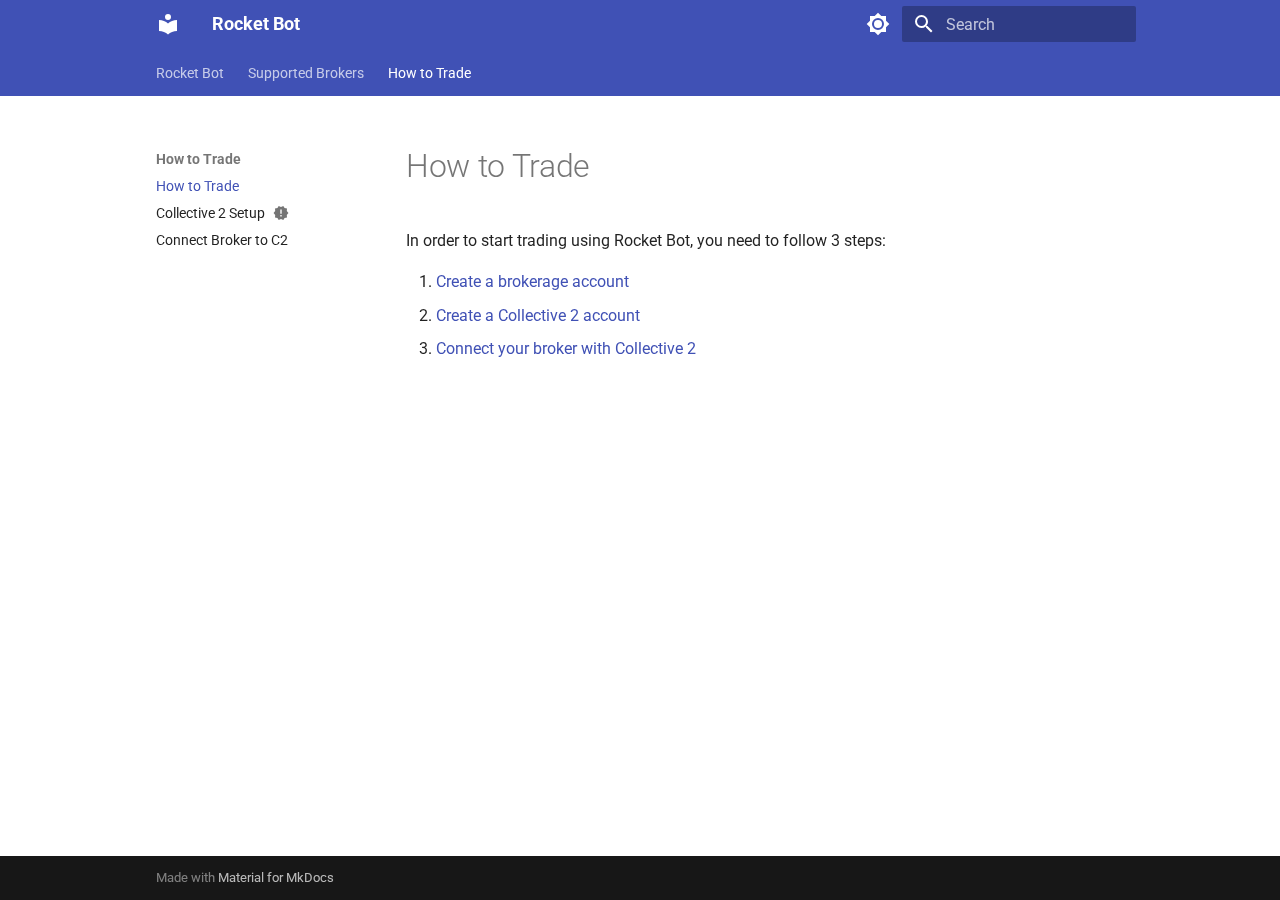
<file: howto/index.html>
<!doctype html>
<html lang="en" class="no-js">
  <head>
    
      <meta charset="utf-8">
      <meta name="viewport" content="width=device-width,initial-scale=1">
      
      
      
      
        <link rel="prev" href="../brokers/amp_setup/">
      
      
        <link rel="next" href="collective2_setup/">
      
      
      <link rel="icon" href="../assets/images/favicon.png">
      <meta name="generator" content="mkdocs-1.5.3, mkdocs-material-9.4.8">
    
    
      
        <title>How to Trade - Rocket Bot</title>
      
    
    
      <link rel="stylesheet" href="../assets/stylesheets/main.4b4a2bd9.min.css">
      
        
        <link rel="stylesheet" href="../assets/stylesheets/palette.356b1318.min.css">
      
      


    
    
      
    
    
      
        
        
        <link rel="preconnect" href="https://fonts.gstatic.com" crossorigin>
        <link rel="stylesheet" href="https://fonts.googleapis.com/css?family=Roboto:300,300i,400,400i,700,700i%7CRoboto+Mono:400,400i,700,700i&display=fallback">
        <style>:root{--md-text-font:"Roboto";--md-code-font:"Roboto Mono"}</style>
      
    
    
      <link rel="stylesheet" href="../stylesheets/styles.css">
    
    <script>__md_scope=new URL("..",location),__md_hash=e=>[...e].reduce((e,_)=>(e<<5)-e+_.charCodeAt(0),0),__md_get=(e,_=localStorage,t=__md_scope)=>JSON.parse(_.getItem(t.pathname+"."+e)),__md_set=(e,_,t=localStorage,a=__md_scope)=>{try{t.setItem(a.pathname+"."+e,JSON.stringify(_))}catch(e){}}</script>
    
      

    
    
    
   <link href="../assets/stylesheets/glightbox.min.css" rel="stylesheet"/><style>
        html.glightbox-open { overflow: initial; height: 100%; }
        .gslide-title { margin-top: 0px; user-select: text; }
        .gslide-desc { color: #666; user-select: text; }
        .gslide-image img { background: white; }
        
            .gscrollbar-fixer { padding-right: 15px; }
            .gdesc-inner { font-size: 0.75rem; }
            body[data-md-color-scheme="slate"] .gdesc-inner { background: var(--md-default-bg-color);}
            body[data-md-color-scheme="slate"] .gslide-title { color: var(--md-default-fg-color);}
            body[data-md-color-scheme="slate"] .gslide-desc { color: var(--md-default-fg-color);}
            </style> <script src="../assets/javascripts/glightbox.min.js"></script></head>
  
  
    
    
      
    
    
    
    
    <body dir="ltr" data-md-color-scheme="default" data-md-color-primary="indigo" data-md-color-accent="indigo">
  
    
    
      <script>var palette=__md_get("__palette");if(palette&&"object"==typeof palette.color)for(var key of Object.keys(palette.color))document.body.setAttribute("data-md-color-"+key,palette.color[key])</script>
    
    <input class="md-toggle" data-md-toggle="drawer" type="checkbox" id="__drawer" autocomplete="off">
    <input class="md-toggle" data-md-toggle="search" type="checkbox" id="__search" autocomplete="off">
    <label class="md-overlay" for="__drawer"></label>
    <div data-md-component="skip">
      
        
        <a href="#how-to-trade" class="md-skip">
          Skip to content
        </a>
      
    </div>
    <div data-md-component="announce">
      
    </div>
    
    
      

<header class="md-header" data-md-component="header">
  <nav class="md-header__inner md-grid" aria-label="Header">
    <a href=".." title="Rocket Bot" class="md-header__button md-logo" aria-label="Rocket Bot" data-md-component="logo">
      
  
  <svg xmlns="http://www.w3.org/2000/svg" viewBox="0 0 24 24"><path d="M12 8a3 3 0 0 0 3-3 3 3 0 0 0-3-3 3 3 0 0 0-3 3 3 3 0 0 0 3 3m0 3.54C9.64 9.35 6.5 8 3 8v11c3.5 0 6.64 1.35 9 3.54 2.36-2.19 5.5-3.54 9-3.54V8c-3.5 0-6.64 1.35-9 3.54Z"/></svg>

    </a>
    <label class="md-header__button md-icon" for="__drawer">
      
      <svg xmlns="http://www.w3.org/2000/svg" viewBox="0 0 24 24"><path d="M3 6h18v2H3V6m0 5h18v2H3v-2m0 5h18v2H3v-2Z"/></svg>
    </label>
    <div class="md-header__title" data-md-component="header-title">
      <div class="md-header__ellipsis">
        <div class="md-header__topic">
          <span class="md-ellipsis">
            Rocket Bot
          </span>
        </div>
        <div class="md-header__topic" data-md-component="header-topic">
          <span class="md-ellipsis">
            
              How to Trade
            
          </span>
        </div>
      </div>
    </div>
    
      
        <form class="md-header__option" data-md-component="palette">
  
    
    
    
    <input class="md-option" data-md-color-media="(prefers-color-scheme: light)" data-md-color-scheme="default" data-md-color-primary="indigo" data-md-color-accent="indigo"  aria-label="Switch to dark mode"  type="radio" name="__palette" id="__palette_1">
    
      <label class="md-header__button md-icon" title="Switch to dark mode" for="__palette_2" hidden>
        <svg xmlns="http://www.w3.org/2000/svg" viewBox="0 0 24 24"><path d="M12 8a4 4 0 0 0-4 4 4 4 0 0 0 4 4 4 4 0 0 0 4-4 4 4 0 0 0-4-4m0 10a6 6 0 0 1-6-6 6 6 0 0 1 6-6 6 6 0 0 1 6 6 6 6 0 0 1-6 6m8-9.31V4h-4.69L12 .69 8.69 4H4v4.69L.69 12 4 15.31V20h4.69L12 23.31 15.31 20H20v-4.69L23.31 12 20 8.69Z"/></svg>
      </label>
    
  
    
    
    
    <input class="md-option" data-md-color-media="(prefers-color-scheme: dark)" data-md-color-scheme="slate" data-md-color-primary="indigo" data-md-color-accent="indigo"  aria-label="Switch to light mode"  type="radio" name="__palette" id="__palette_2">
    
      <label class="md-header__button md-icon" title="Switch to light mode" for="__palette_1" hidden>
        <svg xmlns="http://www.w3.org/2000/svg" viewBox="0 0 24 24"><path d="M12 18c-.89 0-1.74-.2-2.5-.55C11.56 16.5 13 14.42 13 12c0-2.42-1.44-4.5-3.5-5.45C10.26 6.2 11.11 6 12 6a6 6 0 0 1 6 6 6 6 0 0 1-6 6m8-9.31V4h-4.69L12 .69 8.69 4H4v4.69L.69 12 4 15.31V20h4.69L12 23.31 15.31 20H20v-4.69L23.31 12 20 8.69Z"/></svg>
      </label>
    
  
</form>
      
    
    
    
      <label class="md-header__button md-icon" for="__search">
        
        <svg xmlns="http://www.w3.org/2000/svg" viewBox="0 0 24 24"><path d="M9.5 3A6.5 6.5 0 0 1 16 9.5c0 1.61-.59 3.09-1.56 4.23l.27.27h.79l5 5-1.5 1.5-5-5v-.79l-.27-.27A6.516 6.516 0 0 1 9.5 16 6.5 6.5 0 0 1 3 9.5 6.5 6.5 0 0 1 9.5 3m0 2C7 5 5 7 5 9.5S7 14 9.5 14 14 12 14 9.5 12 5 9.5 5Z"/></svg>
      </label>
      <div class="md-search" data-md-component="search" role="dialog">
  <label class="md-search__overlay" for="__search"></label>
  <div class="md-search__inner" role="search">
    <form class="md-search__form" name="search">
      <input type="text" class="md-search__input" name="query" aria-label="Search" placeholder="Search" autocapitalize="off" autocorrect="off" autocomplete="off" spellcheck="false" data-md-component="search-query" required>
      <label class="md-search__icon md-icon" for="__search">
        
        <svg xmlns="http://www.w3.org/2000/svg" viewBox="0 0 24 24"><path d="M9.5 3A6.5 6.5 0 0 1 16 9.5c0 1.61-.59 3.09-1.56 4.23l.27.27h.79l5 5-1.5 1.5-5-5v-.79l-.27-.27A6.516 6.516 0 0 1 9.5 16 6.5 6.5 0 0 1 3 9.5 6.5 6.5 0 0 1 9.5 3m0 2C7 5 5 7 5 9.5S7 14 9.5 14 14 12 14 9.5 12 5 9.5 5Z"/></svg>
        
        <svg xmlns="http://www.w3.org/2000/svg" viewBox="0 0 24 24"><path d="M20 11v2H8l5.5 5.5-1.42 1.42L4.16 12l7.92-7.92L13.5 5.5 8 11h12Z"/></svg>
      </label>
      <nav class="md-search__options" aria-label="Search">
        
        <button type="reset" class="md-search__icon md-icon" title="Clear" aria-label="Clear" tabindex="-1">
          
          <svg xmlns="http://www.w3.org/2000/svg" viewBox="0 0 24 24"><path d="M19 6.41 17.59 5 12 10.59 6.41 5 5 6.41 10.59 12 5 17.59 6.41 19 12 13.41 17.59 19 19 17.59 13.41 12 19 6.41Z"/></svg>
        </button>
      </nav>
      
    </form>
    <div class="md-search__output">
      <div class="md-search__scrollwrap" data-md-scrollfix>
        <div class="md-search-result" data-md-component="search-result">
          <div class="md-search-result__meta">
            Initializing search
          </div>
          <ol class="md-search-result__list" role="presentation"></ol>
        </div>
      </div>
    </div>
  </div>
</div>
    
    
  </nav>
  
</header>
    
    <div class="md-container" data-md-component="container">
      
      
        
          
            
<nav class="md-tabs" aria-label="Tabs" data-md-component="tabs">
  <div class="md-grid">
    <ul class="md-tabs__list">
      
        
  
  
  
    
    
      <li class="md-tabs__item">
        <a href=".." class="md-tabs__link">
          
  
  Rocket Bot

        </a>
      </li>
    
  

      
        
  
  
  
    
    
      <li class="md-tabs__item">
        <a href="../brokers/" class="md-tabs__link">
          
  
  Supported Brokers

        </a>
      </li>
    
  

      
        
  
  
    
  
  
    
    
      <li class="md-tabs__item md-tabs__item--active">
        <a href="./" class="md-tabs__link">
          
  
  How to Trade

        </a>
      </li>
    
  

      
    </ul>
  </div>
</nav>
          
        
      
      <main class="md-main" data-md-component="main">
        <div class="md-main__inner md-grid">
          
            
              
              <div class="md-sidebar md-sidebar--primary" data-md-component="sidebar" data-md-type="navigation" >
                <div class="md-sidebar__scrollwrap">
                  <div class="md-sidebar__inner">
                    


  


  

<nav class="md-nav md-nav--primary md-nav--lifted md-nav--integrated" aria-label="Navigation" data-md-level="0">
  <label class="md-nav__title" for="__drawer">
    <a href=".." title="Rocket Bot" class="md-nav__button md-logo" aria-label="Rocket Bot" data-md-component="logo">
      
  
  <svg xmlns="http://www.w3.org/2000/svg" viewBox="0 0 24 24"><path d="M12 8a3 3 0 0 0 3-3 3 3 0 0 0-3-3 3 3 0 0 0-3 3 3 3 0 0 0 3 3m0 3.54C9.64 9.35 6.5 8 3 8v11c3.5 0 6.64 1.35 9 3.54 2.36-2.19 5.5-3.54 9-3.54V8c-3.5 0-6.64 1.35-9 3.54Z"/></svg>

    </a>
    Rocket Bot
  </label>
  
  <ul class="md-nav__list" data-md-scrollfix>
    
      
      
  
  
  
    
    
    
    
    
      
      
    
    <li class="md-nav__item md-nav__item--section md-nav__item--nested">
      
        
        
        
          
        
        <input class="md-nav__toggle md-toggle md-toggle--indeterminate" type="checkbox" id="__nav_1" >
        
          
          <label class="md-nav__link" for="__nav_1" id="__nav_1_label" tabindex="">
            
  
  <span class="md-ellipsis">
    Rocket Bot
  </span>
  

            <span class="md-nav__icon md-icon"></span>
          </label>
        
        <nav class="md-nav" data-md-level="1" aria-labelledby="__nav_1_label" aria-expanded="false">
          <label class="md-nav__title" for="__nav_1">
            <span class="md-nav__icon md-icon"></span>
            Rocket Bot
          </label>
          <ul class="md-nav__list" data-md-scrollfix>
            
              
                
  
  
  
    <li class="md-nav__item">
      <a href=".." class="md-nav__link">
        
  
  <span class="md-ellipsis">
    Welcome to Rocket Bot
  </span>
  

      </a>
    </li>
  

              
            
          </ul>
        </nav>
      
    </li>
  

    
      
      
  
  
  
    
    
    
    
    
      
      
    
    <li class="md-nav__item md-nav__item--section md-nav__item--nested">
      
        
        
        
          
        
        <input class="md-nav__toggle md-toggle md-toggle--indeterminate" type="checkbox" id="__nav_2" >
        
          
          <label class="md-nav__link" for="__nav_2" id="__nav_2_label" tabindex="">
            
  
  <span class="md-ellipsis">
    Supported Brokers
  </span>
  

            <span class="md-nav__icon md-icon"></span>
          </label>
        
        <nav class="md-nav" data-md-level="1" aria-labelledby="__nav_2_label" aria-expanded="false">
          <label class="md-nav__title" for="__nav_2">
            <span class="md-nav__icon md-icon"></span>
            Supported Brokers
          </label>
          <ul class="md-nav__list" data-md-scrollfix>
            
              
                
  
  
  
    <li class="md-nav__item">
      <a href="../brokers/" class="md-nav__link">
        
  
  <span class="md-ellipsis">
    Supported Brokers
  </span>
  

      </a>
    </li>
  

              
            
              
                
  
  
  
    <li class="md-nav__item">
      <a href="../brokers/ibkr_setup/" class="md-nav__link">
        
  
  <span class="md-ellipsis">
    Interactive Brokers
  </span>
  
    
  
  
    <span class="md-status md-status--new"></span>
  

  

      </a>
    </li>
  

              
            
              
                
  
  
  
    <li class="md-nav__item">
      <a href="../brokers/amp_setup/" class="md-nav__link">
        
  
  <span class="md-ellipsis">
    AMP Futures
  </span>
  
    
  
  
    <span class="md-status md-status--new"></span>
  

  

      </a>
    </li>
  

              
            
          </ul>
        </nav>
      
    </li>
  

    
      
      
  
  
    
  
  
    
    
    
    
    
      
      
    
    <li class="md-nav__item md-nav__item--active md-nav__item--section md-nav__item--nested">
      
        
        
        
        <input class="md-nav__toggle md-toggle " type="checkbox" id="__nav_3" checked>
        
          
          <label class="md-nav__link" for="__nav_3" id="__nav_3_label" tabindex="">
            
  
  <span class="md-ellipsis">
    How to Trade
  </span>
  

            <span class="md-nav__icon md-icon"></span>
          </label>
        
        <nav class="md-nav" data-md-level="1" aria-labelledby="__nav_3_label" aria-expanded="true">
          <label class="md-nav__title" for="__nav_3">
            <span class="md-nav__icon md-icon"></span>
            How to Trade
          </label>
          <ul class="md-nav__list" data-md-scrollfix>
            
              
                
  
  
    
  
  
    <li class="md-nav__item md-nav__item--active">
      
      <input class="md-nav__toggle md-toggle" type="checkbox" id="__toc">
      
      
        
      
      
      <a href="./" class="md-nav__link md-nav__link--active">
        
  
  <span class="md-ellipsis">
    How to Trade
  </span>
  

      </a>
      
    </li>
  

              
            
              
                
  
  
  
    <li class="md-nav__item">
      <a href="collective2_setup/" class="md-nav__link">
        
  
  <span class="md-ellipsis">
    Collective 2  Setup
  </span>
  
    
  
  
    <span class="md-status md-status--new"></span>
  

  

      </a>
    </li>
  

              
            
              
                
  
  
  
    <li class="md-nav__item">
      <a href="collective2_connect/" class="md-nav__link">
        
  
  <span class="md-ellipsis">
    Connect Broker to C2
  </span>
  

      </a>
    </li>
  

              
            
          </ul>
        </nav>
      
    </li>
  

    
  </ul>
</nav>
                  </div>
                </div>
              </div>
            
            
          
          
            <div class="md-content" data-md-component="content">
              <article class="md-content__inner md-typeset">
                
                  


<h1 id="how-to-trade">How to Trade</h1>
<p>In order to start trading using Rocket Bot, you need to follow 3 steps:</p>
<ol>
<li><a href="https://rocket-bot-ai.github.io/helpcenter/brokers/">Create a brokerage account</a></li>
<li><a href="./collective2_setup/">Create a Collective 2 account</a></li>
<li><a href="./collective2_connect/">Connect your broker with Collective 2</a></li>
</ol>





                
              </article>
            </div>
          
          
        </div>
        
          <button type="button" class="md-top md-icon" data-md-component="top" hidden>
  
  <svg xmlns="http://www.w3.org/2000/svg" viewBox="0 0 24 24"><path d="M13 20h-2V8l-5.5 5.5-1.42-1.42L12 4.16l7.92 7.92-1.42 1.42L13 8v12Z"/></svg>
  Back to top
</button>
        
      </main>
      
        <footer class="md-footer">
  
  <div class="md-footer-meta md-typeset">
    <div class="md-footer-meta__inner md-grid">
      <div class="md-copyright">
  
  
    Made with
    <a href="https://squidfunk.github.io/mkdocs-material/" target="_blank" rel="noopener">
      Material for MkDocs
    </a>
  
</div>
      
    </div>
  </div>
</footer>
      
    </div>
    <div class="md-dialog" data-md-component="dialog">
      <div class="md-dialog__inner md-typeset"></div>
    </div>
    
    
    <script id="__config" type="application/json">{"base": "..", "features": ["content.code.copy", "content.code.annotate", "toc.integrate", "content.tooltips", "header.autohide", "navigation.tabs", "navigation.path", "navigation.tracking", "navigation.top", "navigation.expand"], "search": "../assets/javascripts/workers/search.f886a092.min.js", "translations": {"clipboard.copied": "Copied to clipboard", "clipboard.copy": "Copy to clipboard", "search.result.more.one": "1 more on this page", "search.result.more.other": "# more on this page", "search.result.none": "No matching documents", "search.result.one": "1 matching document", "search.result.other": "# matching documents", "search.result.placeholder": "Type to start searching", "search.result.term.missing": "Missing", "select.version": "Select version"}}</script>
    
    
      <script src="../assets/javascripts/bundle.81fa17fe.min.js"></script>
      
    
  <script>document$.subscribe(() => {const lightbox = GLightbox({"touchNavigation": true, "loop": false, "zoomable": true, "draggable": true, "openEffect": "zoom", "closeEffect": "zoom", "slideEffect": "slide"});})</script></body>
</html>
</file>
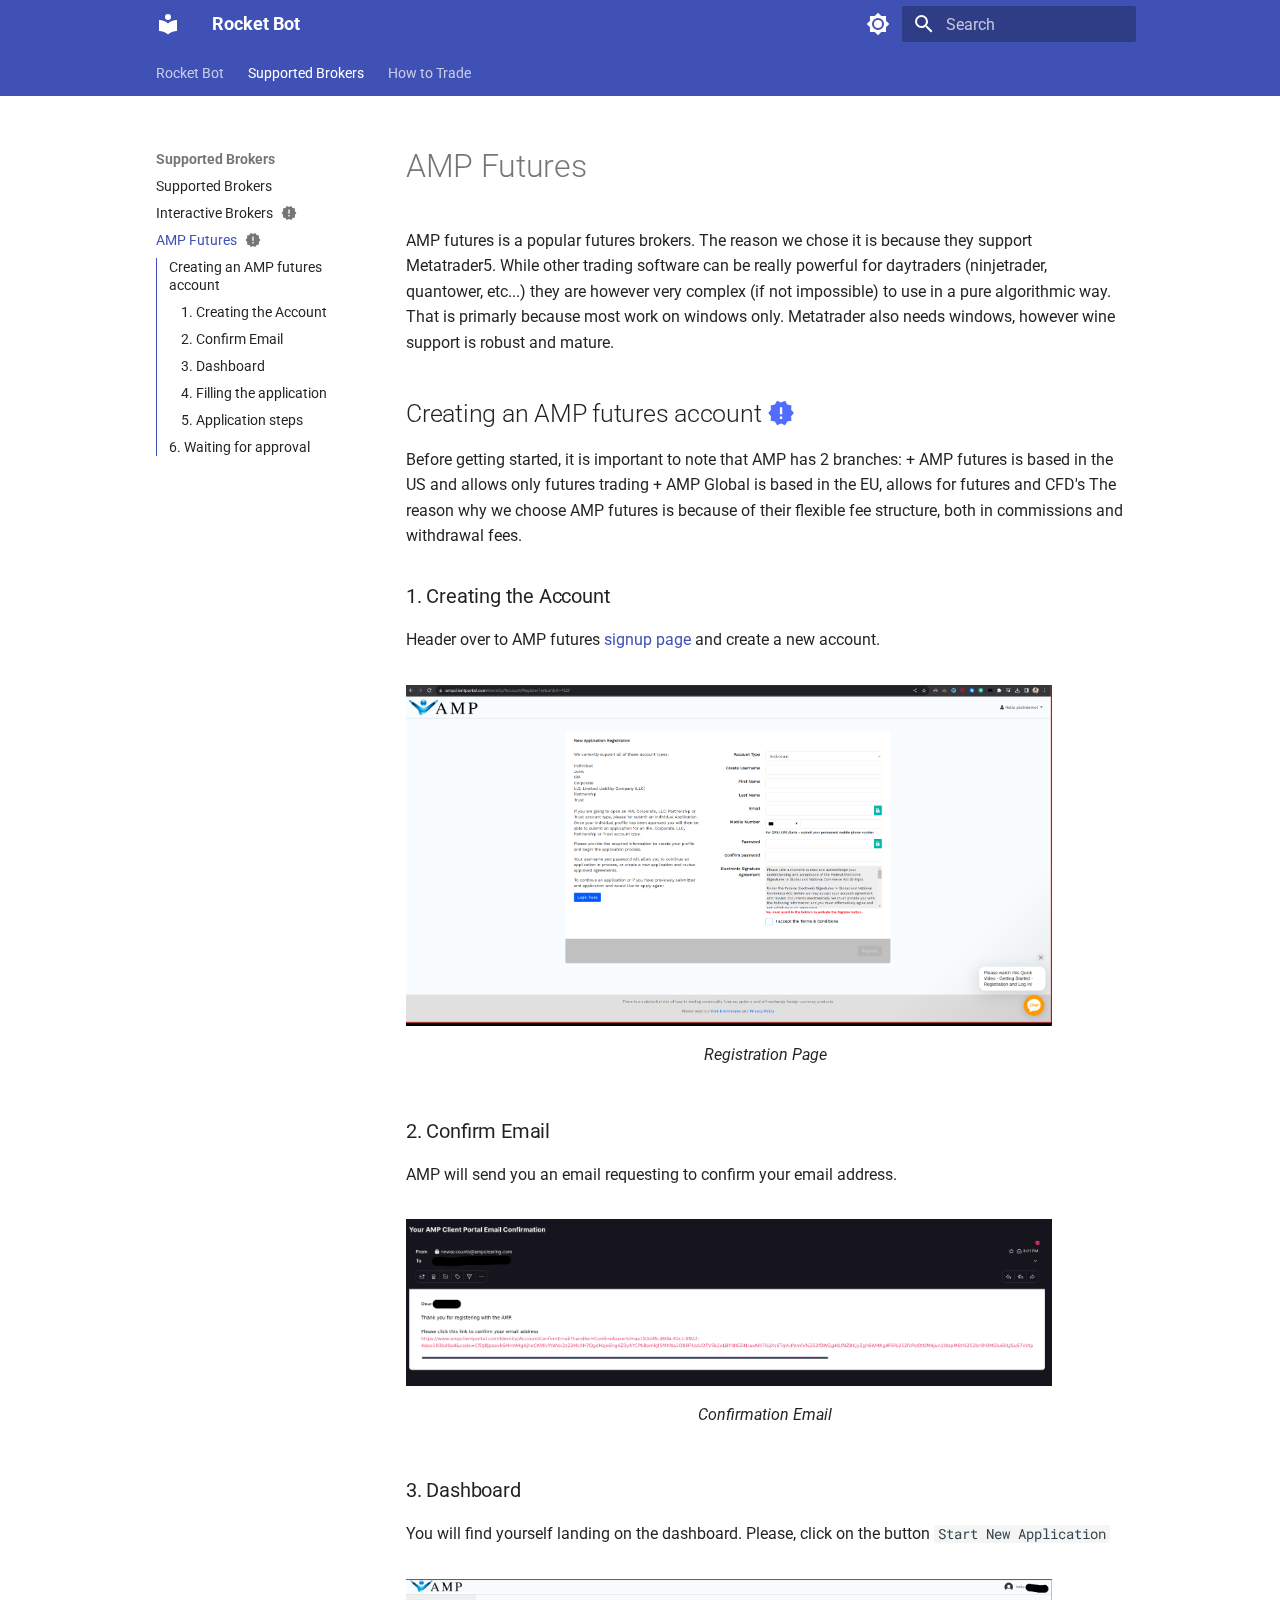
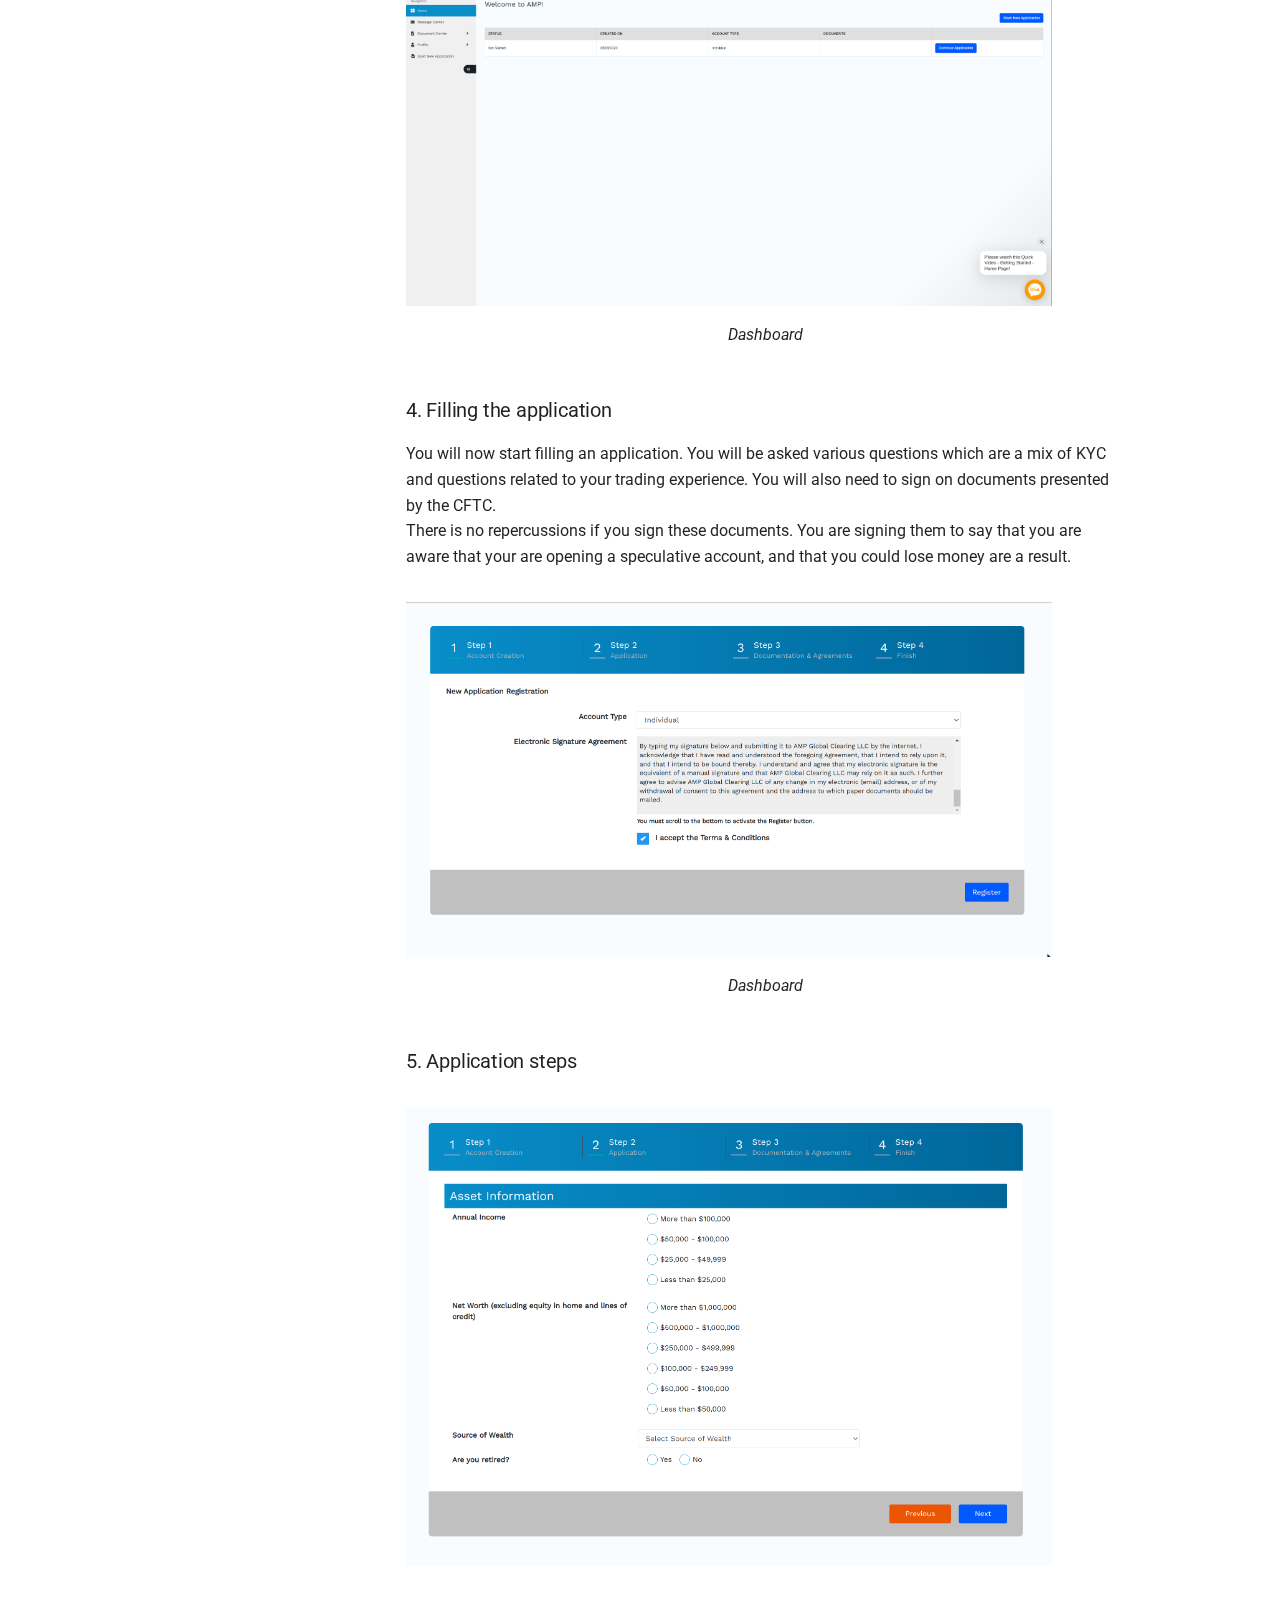
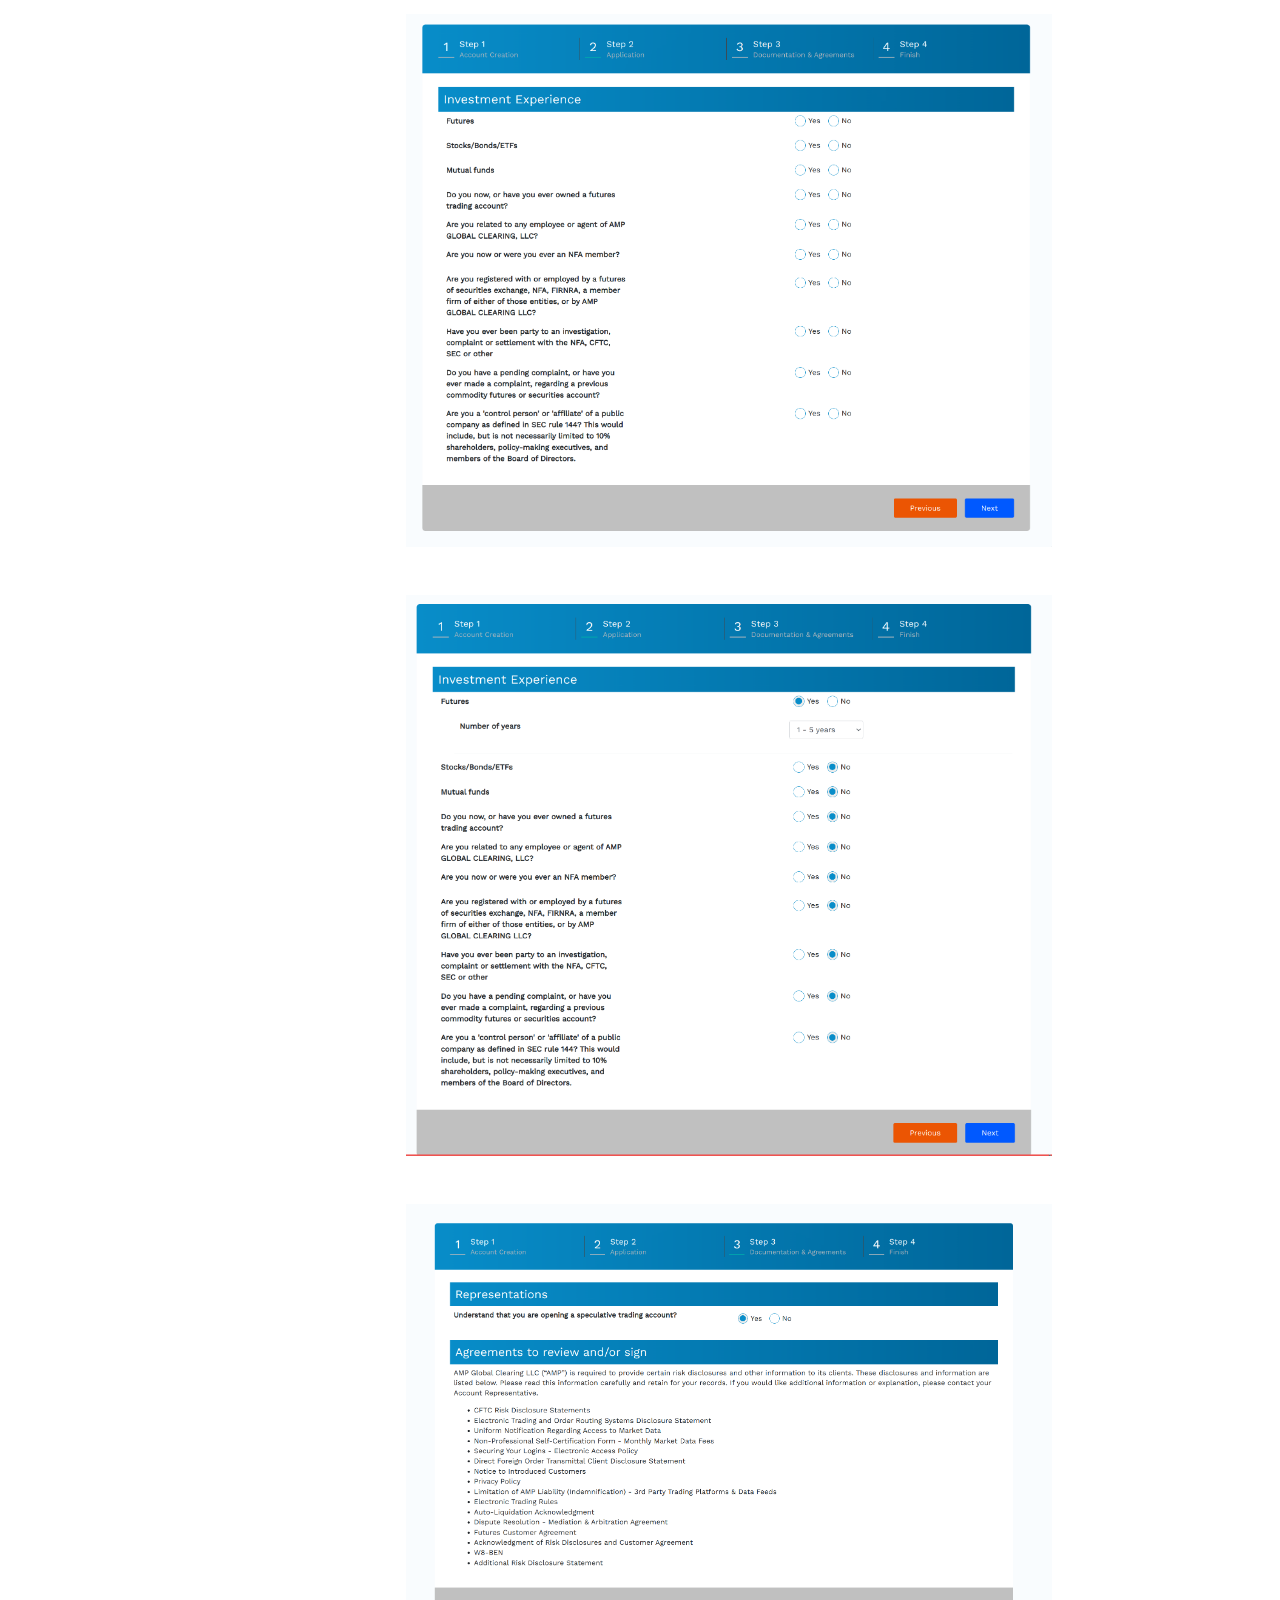
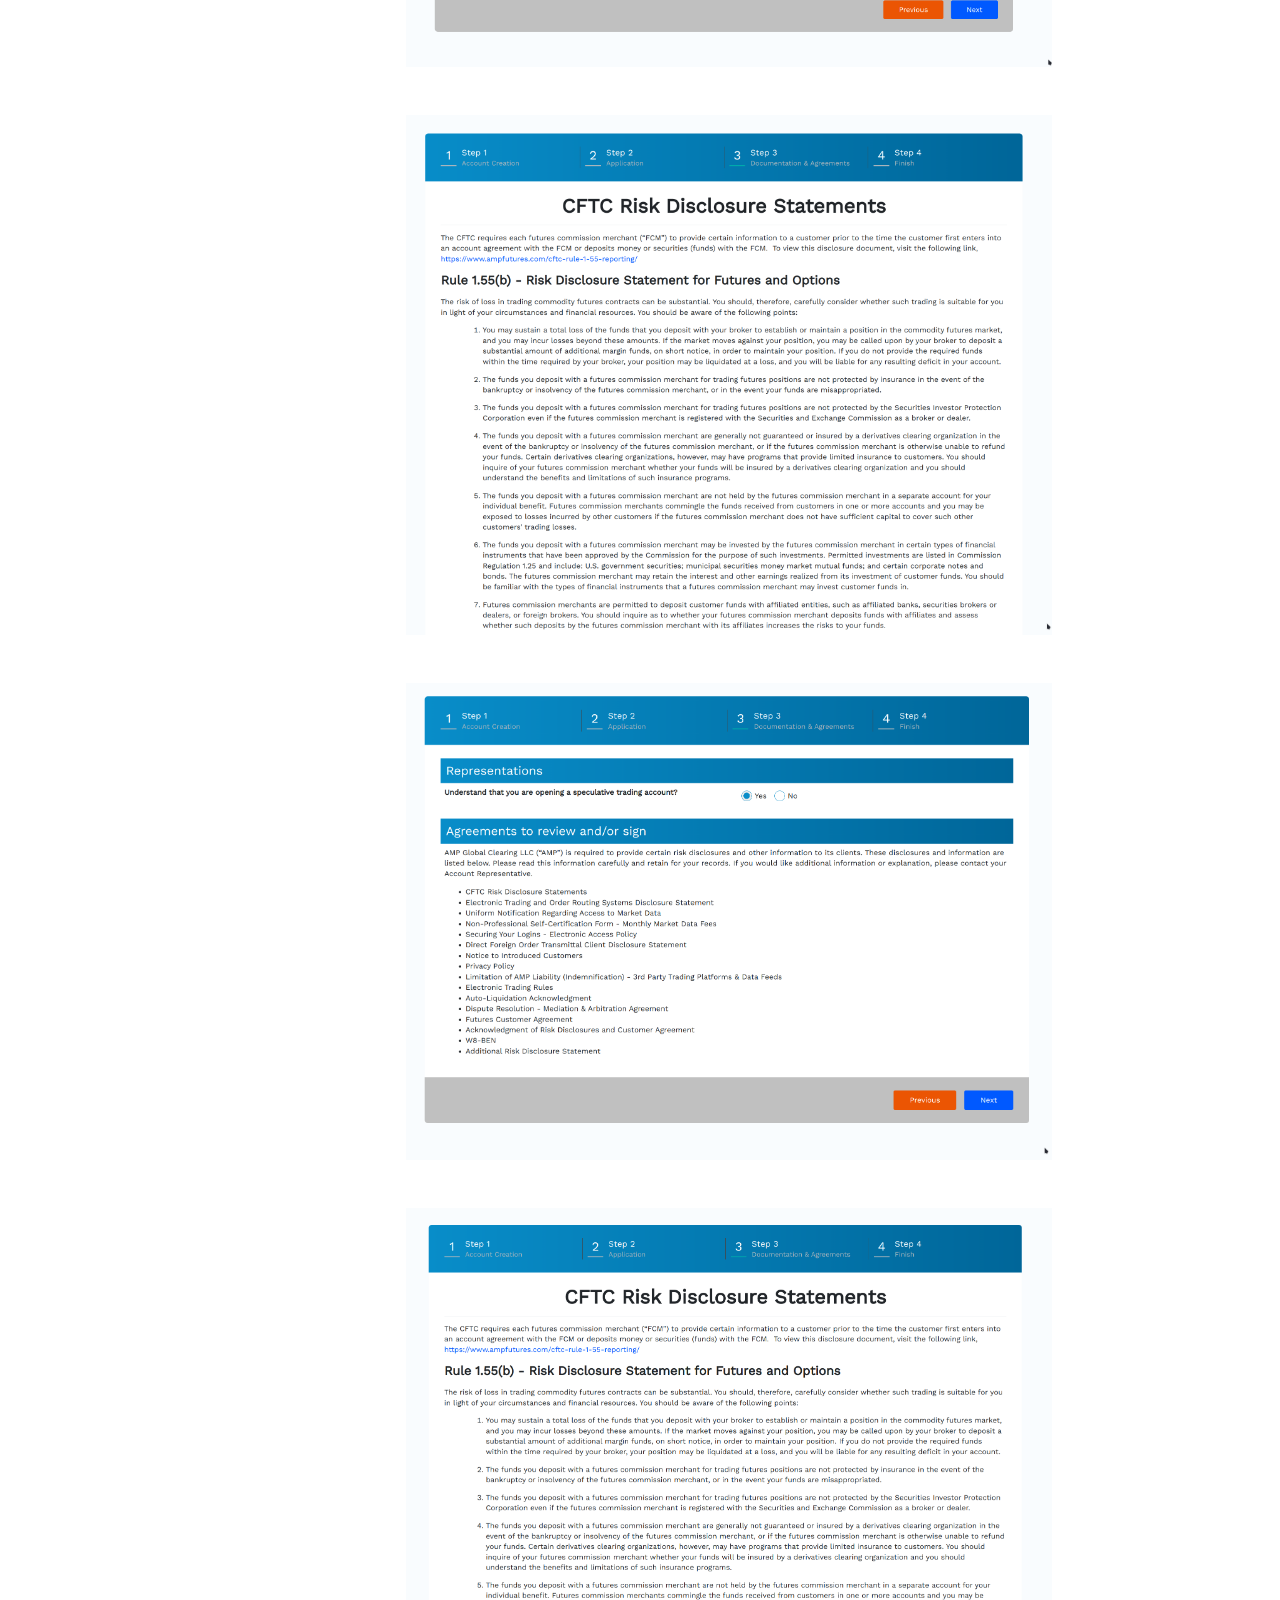
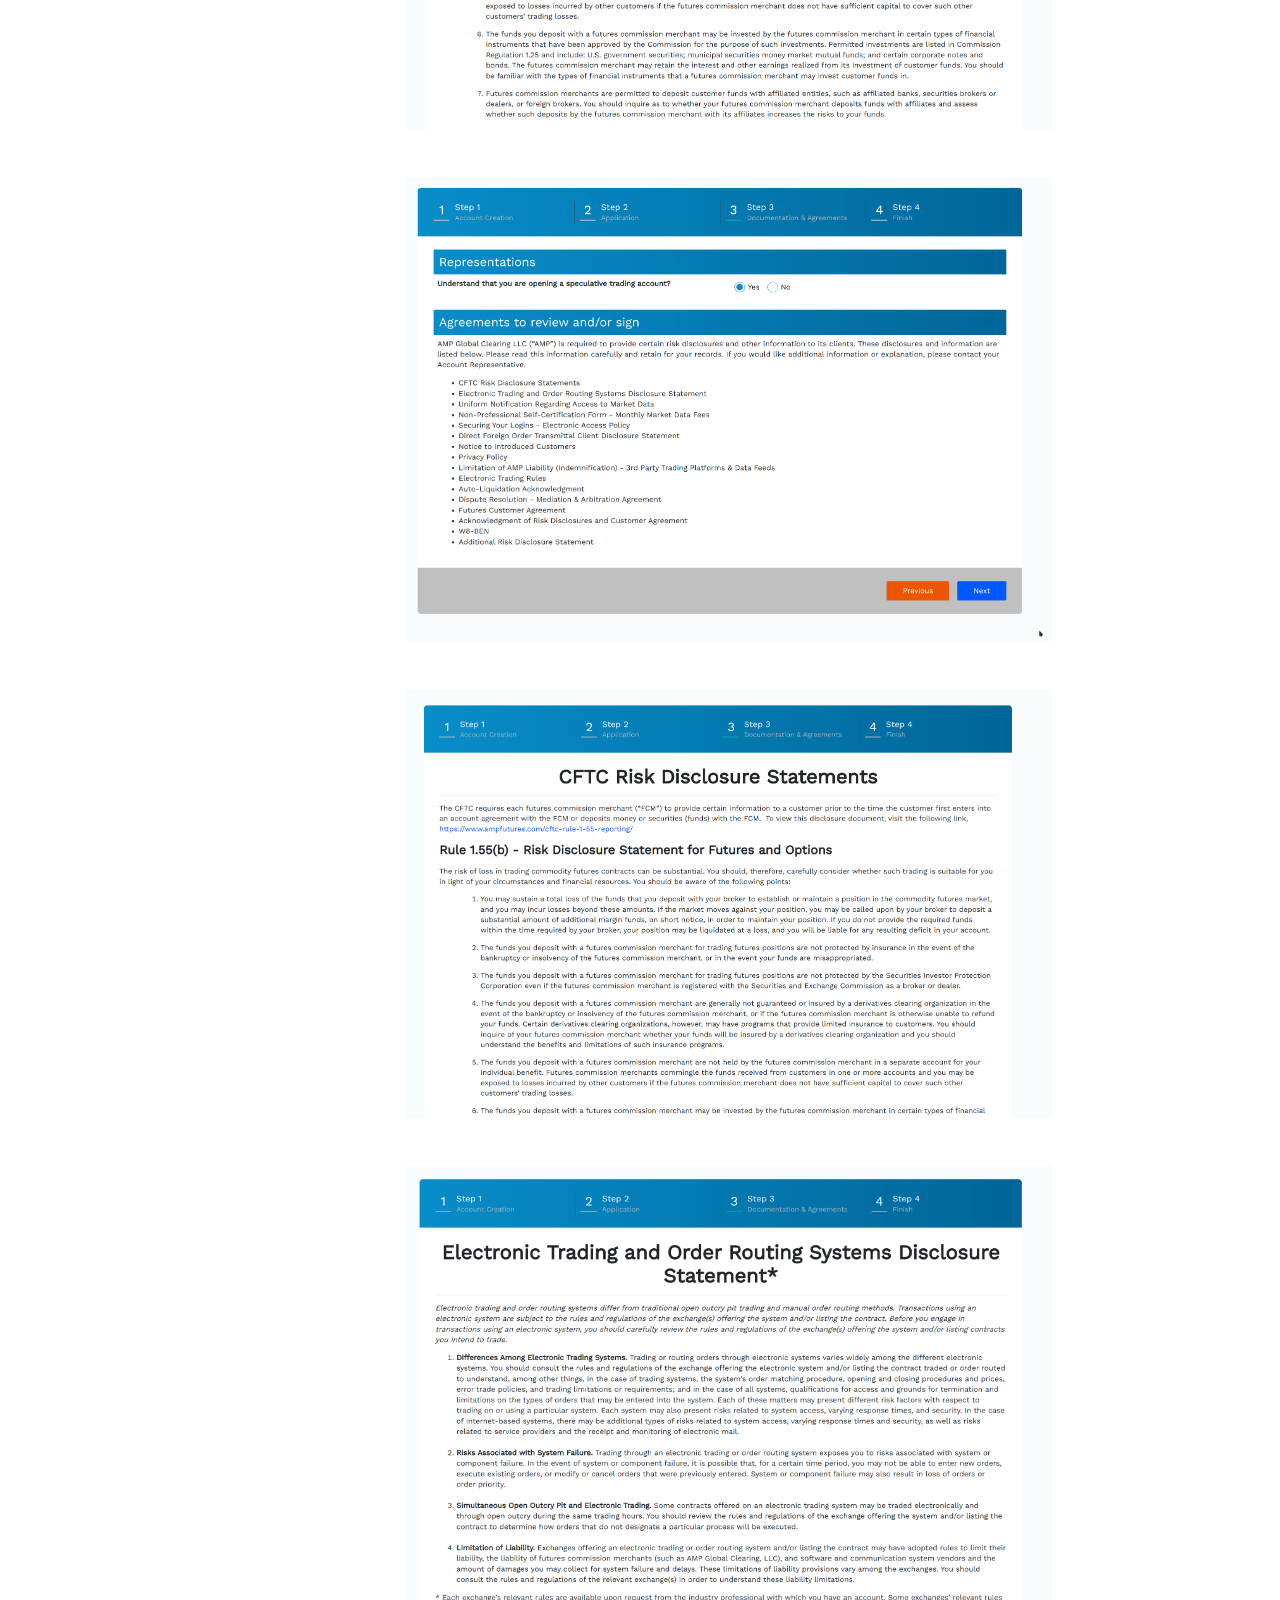
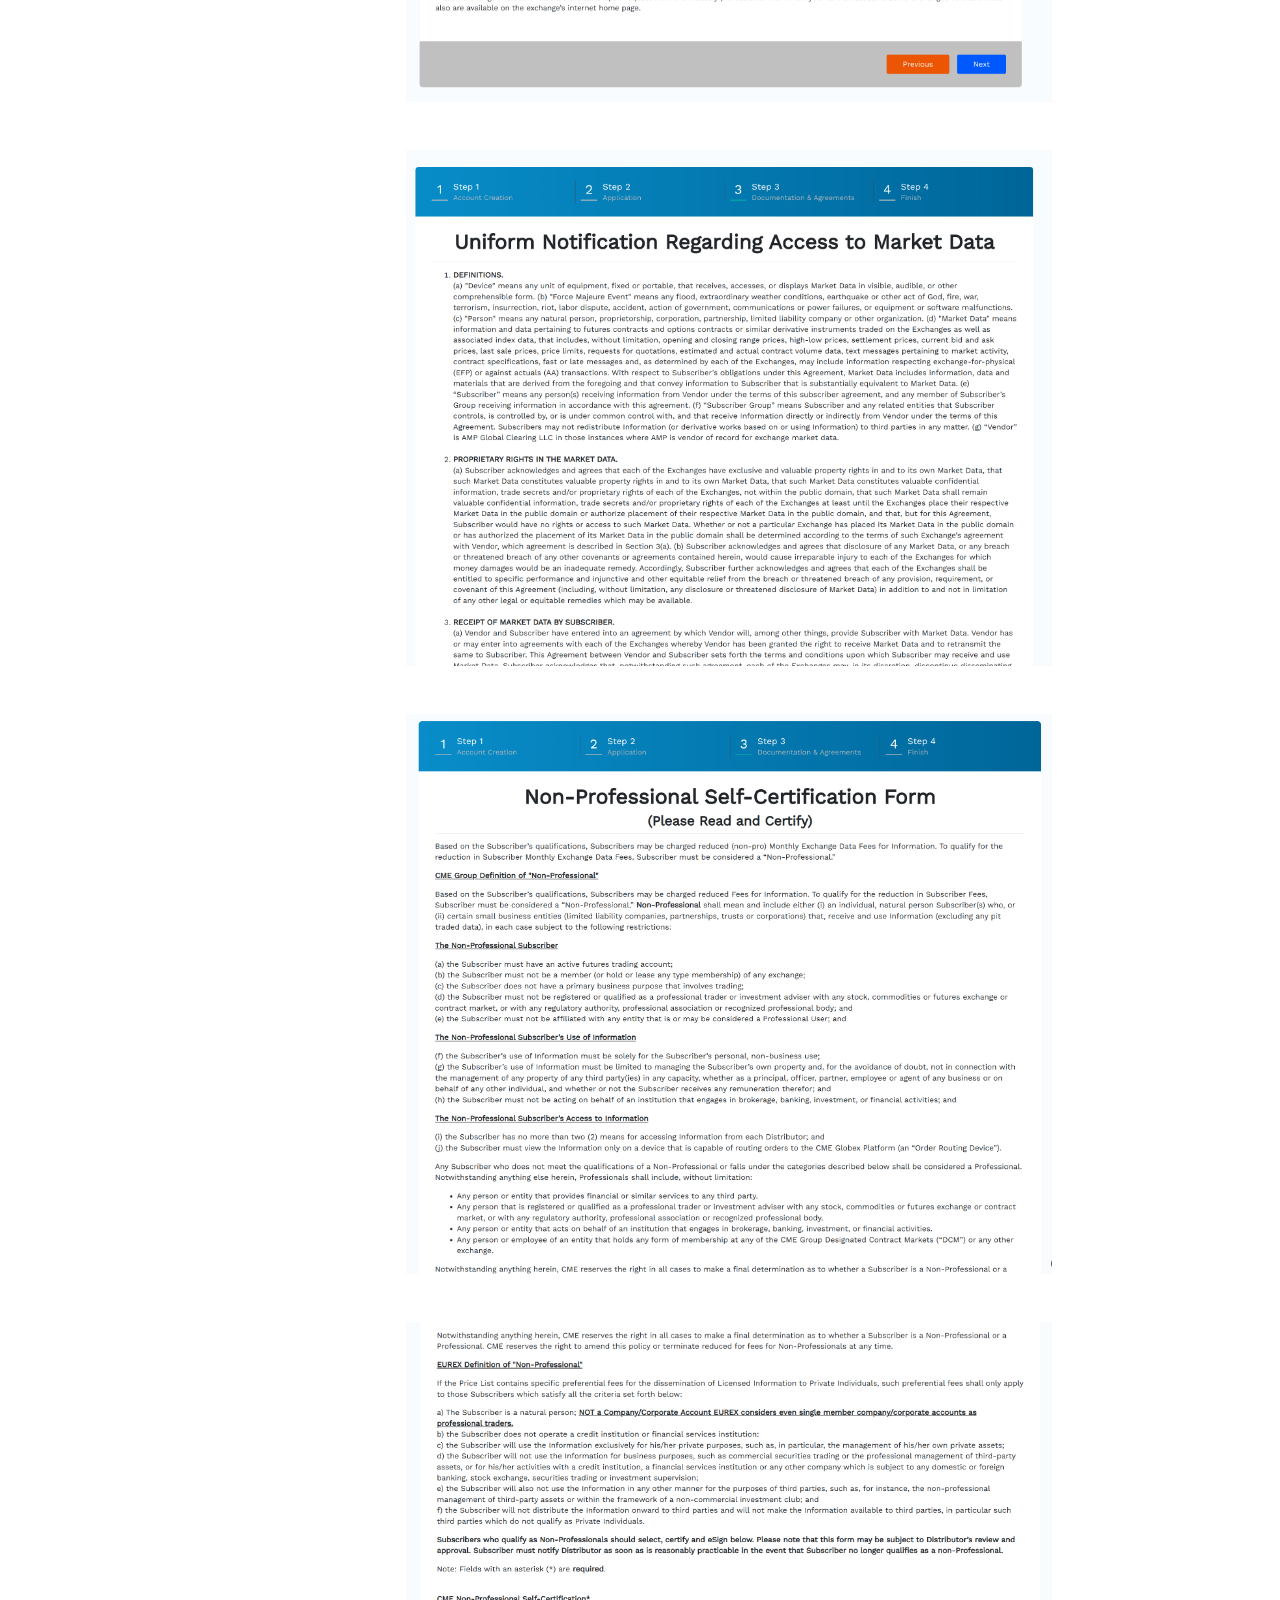
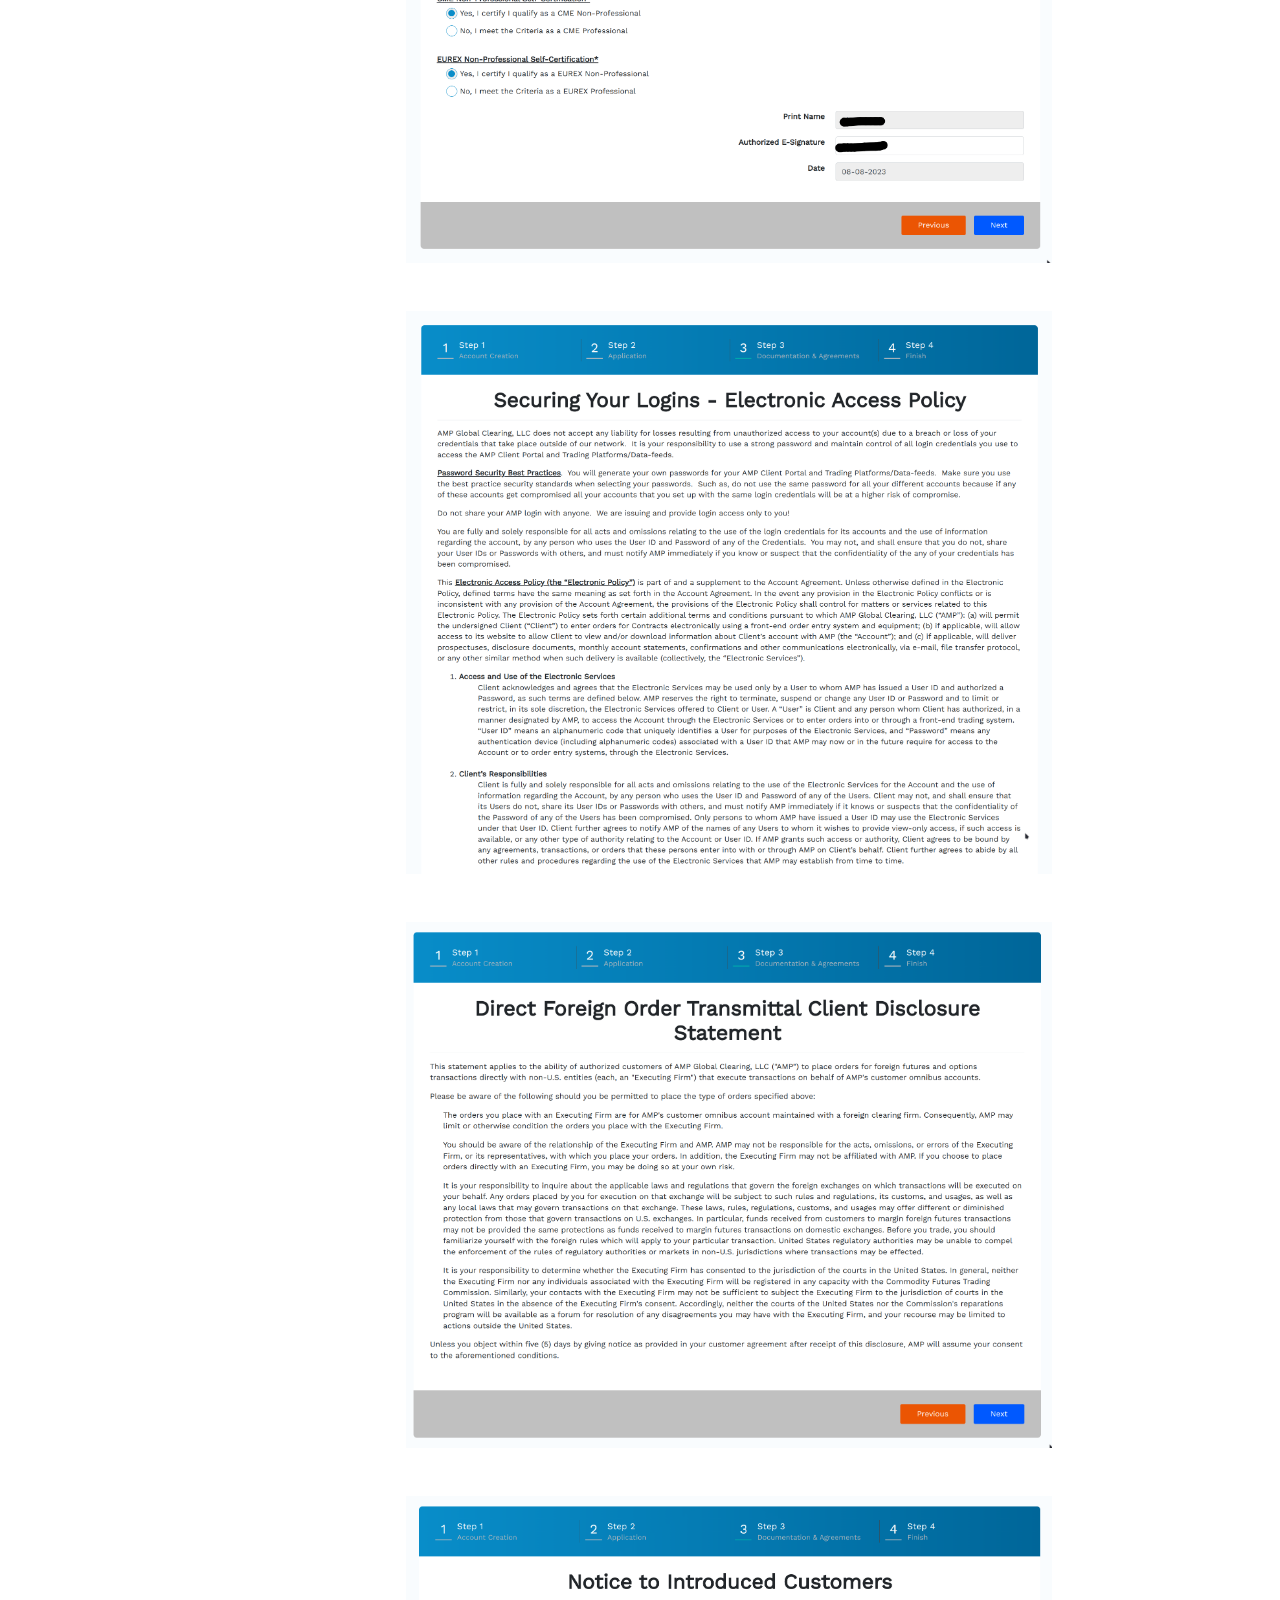
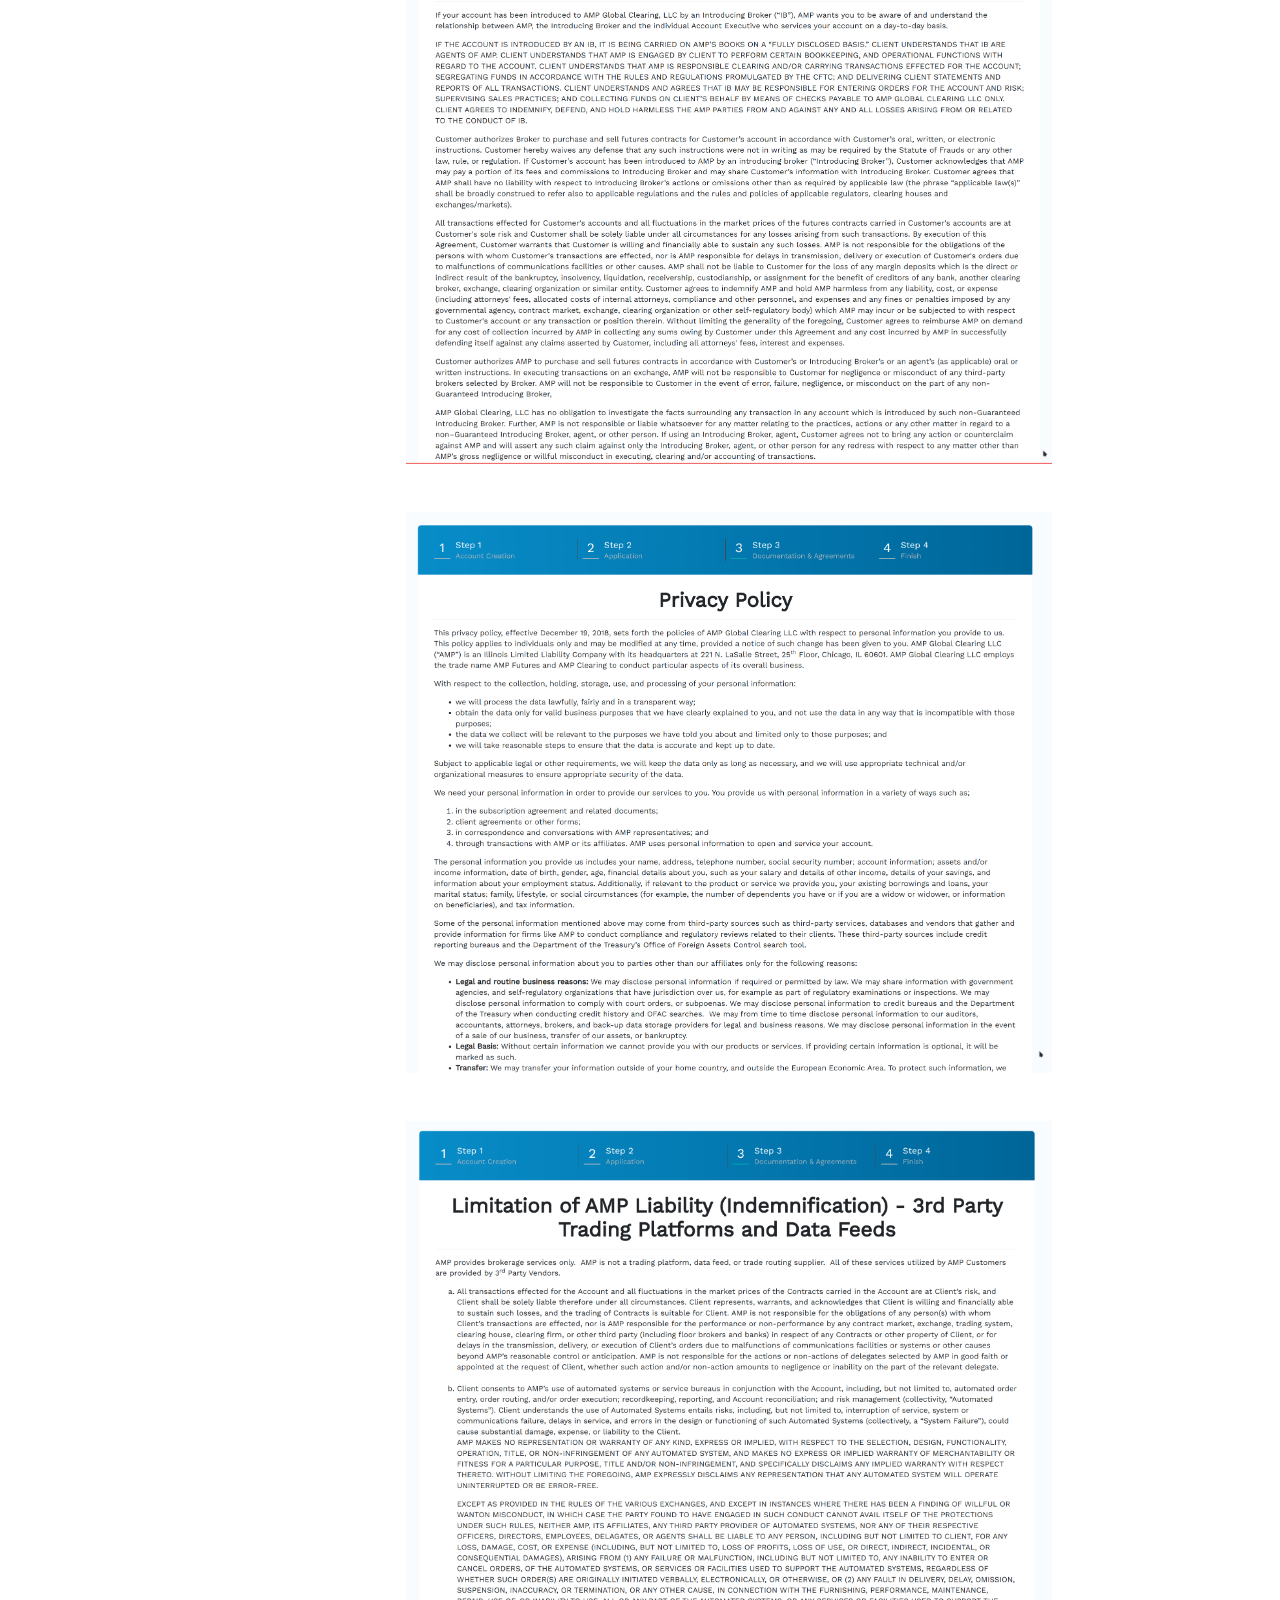
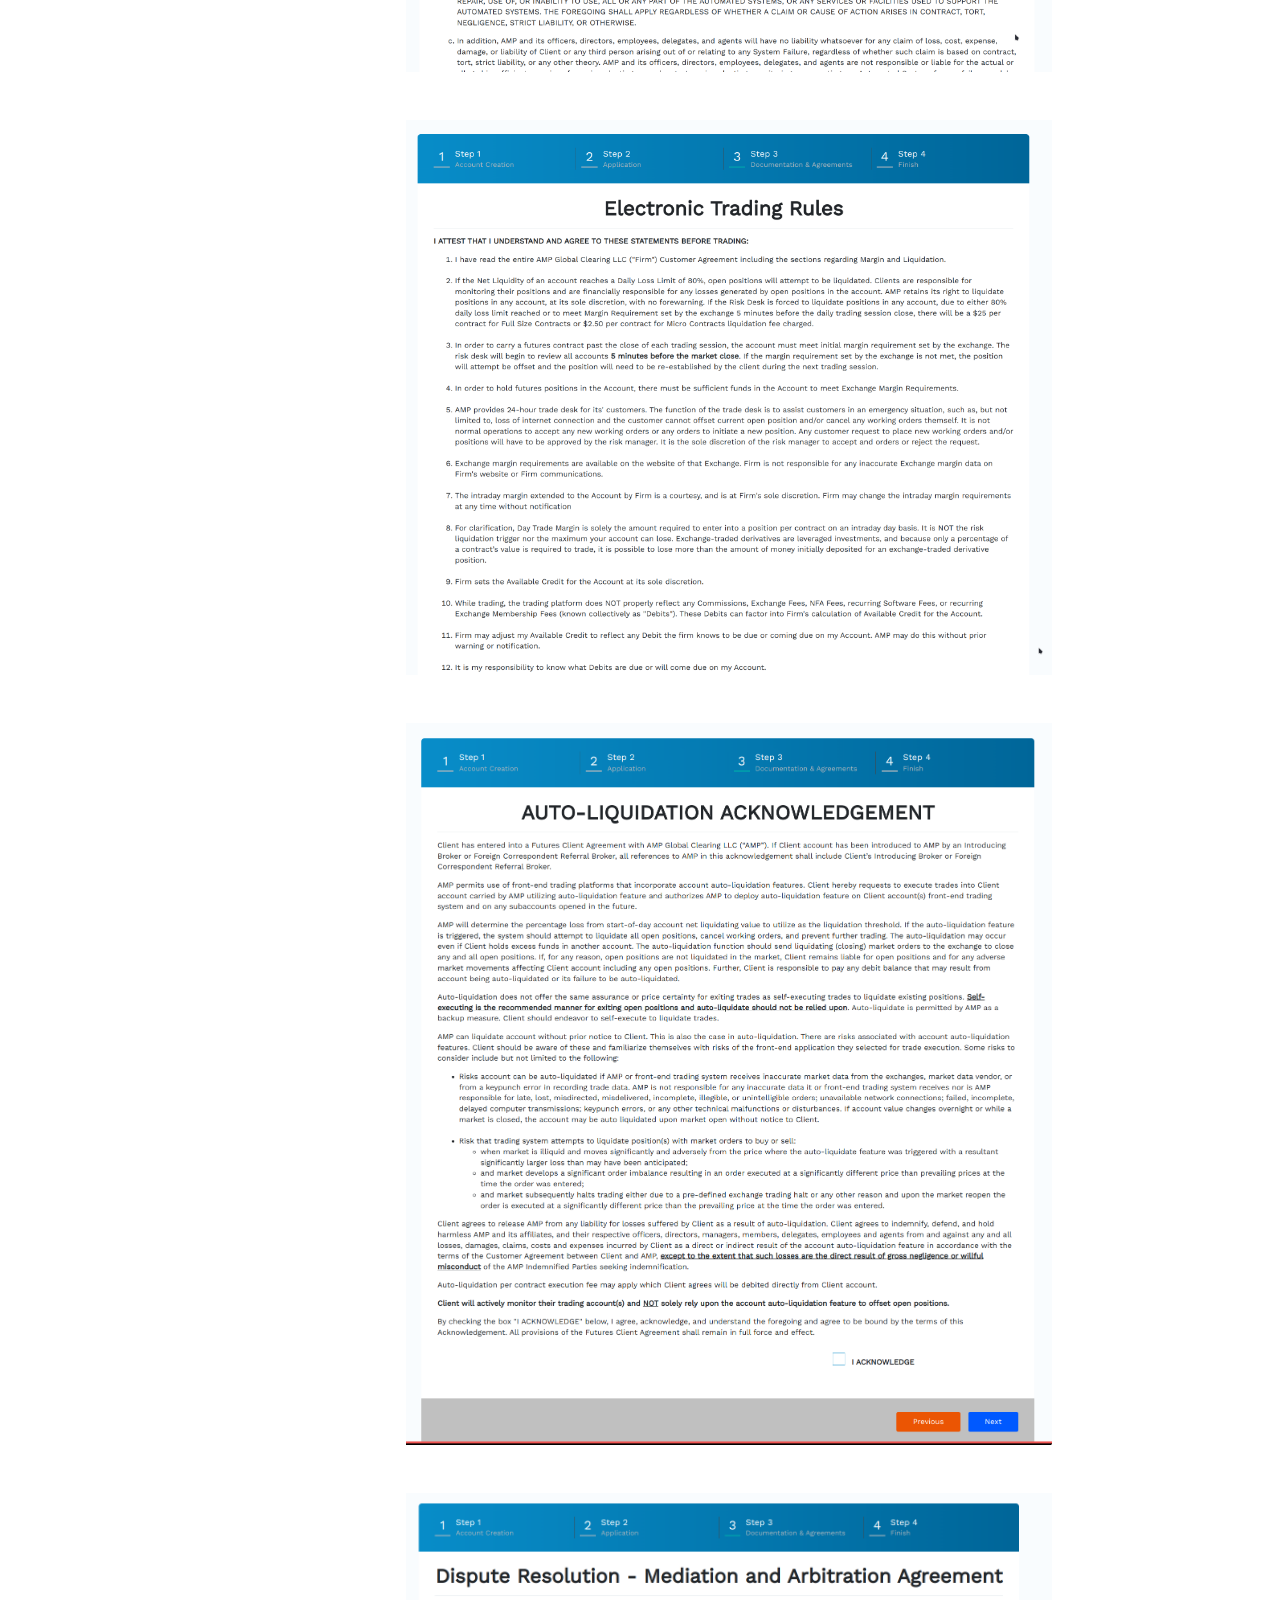
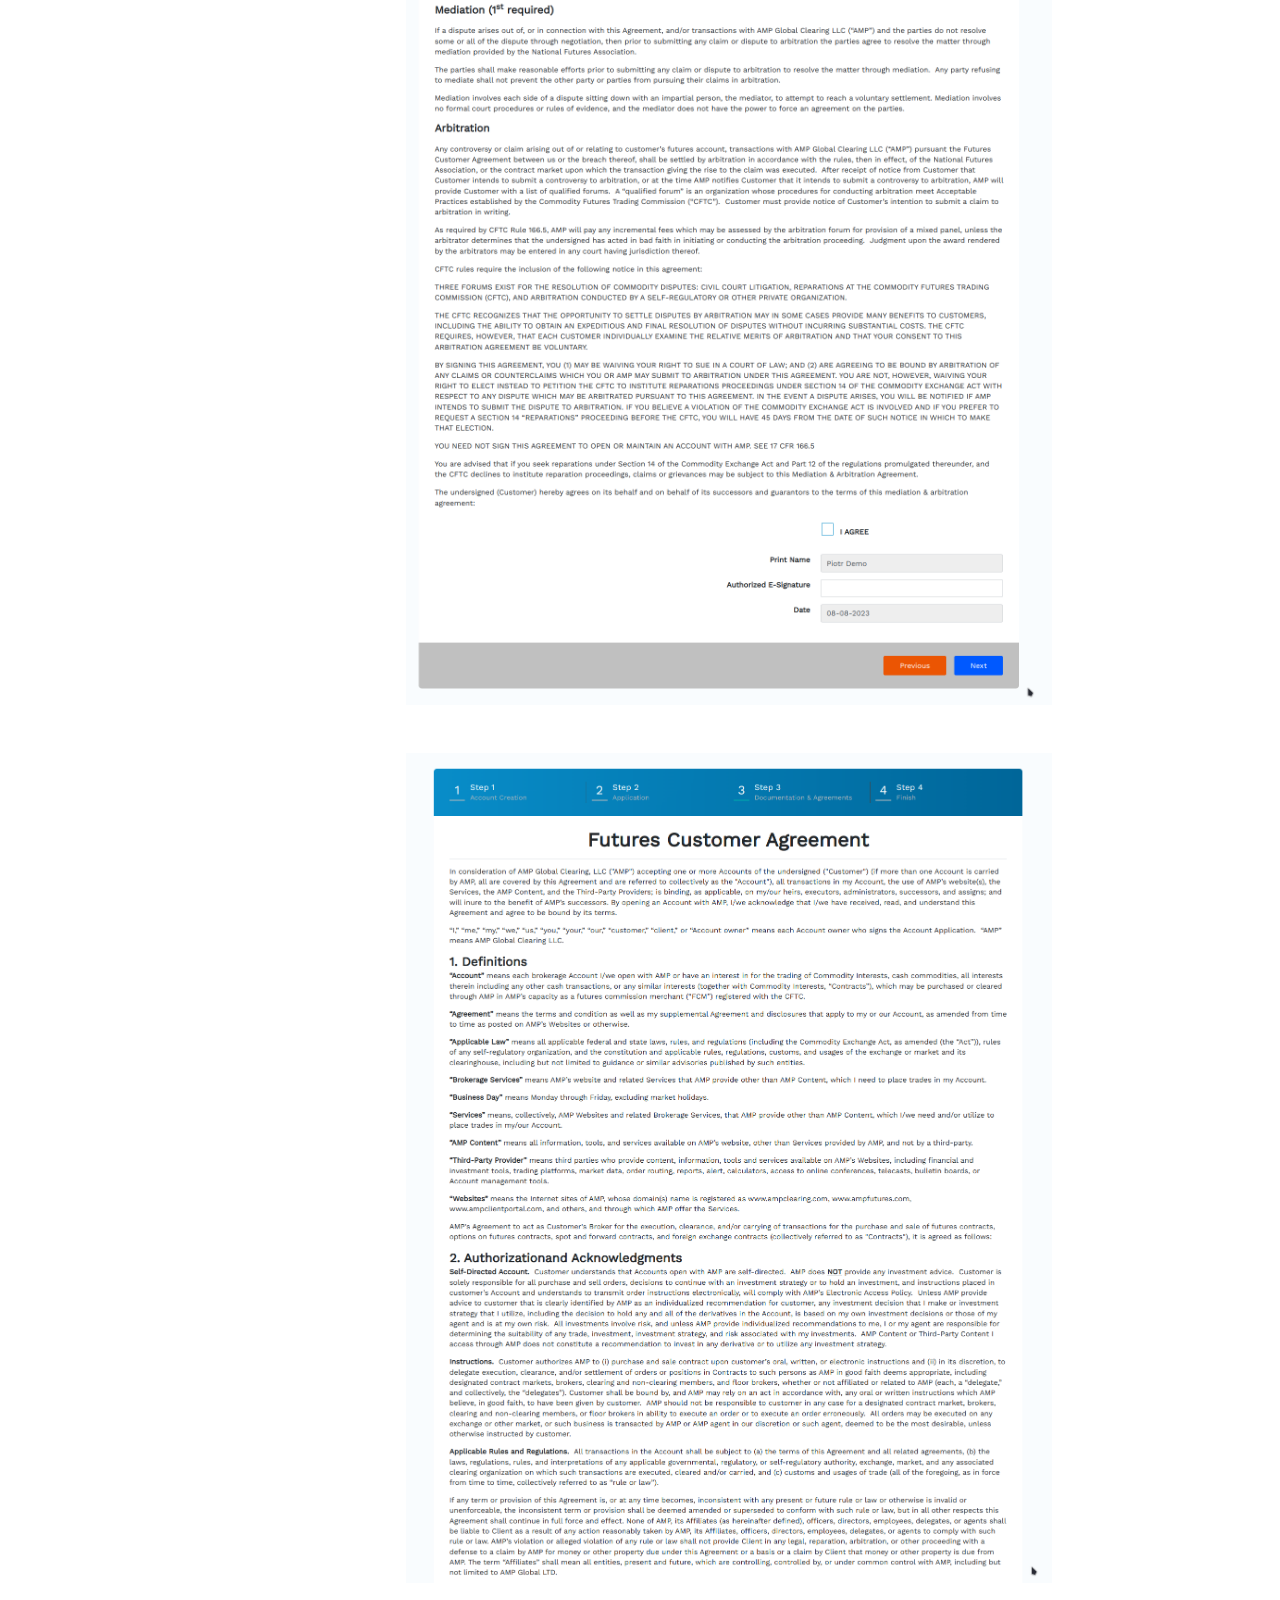
<file: brokers/amp_setup/index.html>
<!doctype html>
<html lang="en" class="no-js">
  <head>
    
      <meta charset="utf-8">
      <meta name="viewport" content="width=device-width,initial-scale=1">
      
      
      
      
        <link rel="prev" href="../ibkr_setup/">
      
      
        <link rel="next" href="../../howto/">
      
      
      <link rel="icon" href="../../assets/images/favicon.png">
      <meta name="generator" content="mkdocs-1.5.3, mkdocs-material-9.4.8">
    
    
      
        <title>AMP Futures - Rocket Bot</title>
      
    
    
      <link rel="stylesheet" href="../../assets/stylesheets/main.4b4a2bd9.min.css">
      
        
        <link rel="stylesheet" href="../../assets/stylesheets/palette.356b1318.min.css">
      
      


    
    
      
    
    
      
        
        
        <link rel="preconnect" href="https://fonts.gstatic.com" crossorigin>
        <link rel="stylesheet" href="https://fonts.googleapis.com/css?family=Roboto:300,300i,400,400i,700,700i%7CRoboto+Mono:400,400i,700,700i&display=fallback">
        <style>:root{--md-text-font:"Roboto";--md-code-font:"Roboto Mono"}</style>
      
    
    
      <link rel="stylesheet" href="../../stylesheets/styles.css">
    
    <script>__md_scope=new URL("../..",location),__md_hash=e=>[...e].reduce((e,_)=>(e<<5)-e+_.charCodeAt(0),0),__md_get=(e,_=localStorage,t=__md_scope)=>JSON.parse(_.getItem(t.pathname+"."+e)),__md_set=(e,_,t=localStorage,a=__md_scope)=>{try{t.setItem(a.pathname+"."+e,JSON.stringify(_))}catch(e){}}</script>
    
      

    
    
    
   <link href="../../assets/stylesheets/glightbox.min.css" rel="stylesheet"/><style>
        html.glightbox-open { overflow: initial; height: 100%; }
        .gslide-title { margin-top: 0px; user-select: text; }
        .gslide-desc { color: #666; user-select: text; }
        .gslide-image img { background: white; }
        
            .gscrollbar-fixer { padding-right: 15px; }
            .gdesc-inner { font-size: 0.75rem; }
            body[data-md-color-scheme="slate"] .gdesc-inner { background: var(--md-default-bg-color);}
            body[data-md-color-scheme="slate"] .gslide-title { color: var(--md-default-fg-color);}
            body[data-md-color-scheme="slate"] .gslide-desc { color: var(--md-default-fg-color);}
            </style> <script src="../../assets/javascripts/glightbox.min.js"></script></head>
  
  
    
    
      
    
    
    
    
    <body dir="ltr" data-md-color-scheme="default" data-md-color-primary="indigo" data-md-color-accent="indigo">
  
    
    
      <script>var palette=__md_get("__palette");if(palette&&"object"==typeof palette.color)for(var key of Object.keys(palette.color))document.body.setAttribute("data-md-color-"+key,palette.color[key])</script>
    
    <input class="md-toggle" data-md-toggle="drawer" type="checkbox" id="__drawer" autocomplete="off">
    <input class="md-toggle" data-md-toggle="search" type="checkbox" id="__search" autocomplete="off">
    <label class="md-overlay" for="__drawer"></label>
    <div data-md-component="skip">
      
        
        <a href="#amp-futures" class="md-skip">
          Skip to content
        </a>
      
    </div>
    <div data-md-component="announce">
      
    </div>
    
    
      

<header class="md-header" data-md-component="header">
  <nav class="md-header__inner md-grid" aria-label="Header">
    <a href="../.." title="Rocket Bot" class="md-header__button md-logo" aria-label="Rocket Bot" data-md-component="logo">
      
  
  <svg xmlns="http://www.w3.org/2000/svg" viewBox="0 0 24 24"><path d="M12 8a3 3 0 0 0 3-3 3 3 0 0 0-3-3 3 3 0 0 0-3 3 3 3 0 0 0 3 3m0 3.54C9.64 9.35 6.5 8 3 8v11c3.5 0 6.64 1.35 9 3.54 2.36-2.19 5.5-3.54 9-3.54V8c-3.5 0-6.64 1.35-9 3.54Z"/></svg>

    </a>
    <label class="md-header__button md-icon" for="__drawer">
      
      <svg xmlns="http://www.w3.org/2000/svg" viewBox="0 0 24 24"><path d="M3 6h18v2H3V6m0 5h18v2H3v-2m0 5h18v2H3v-2Z"/></svg>
    </label>
    <div class="md-header__title" data-md-component="header-title">
      <div class="md-header__ellipsis">
        <div class="md-header__topic">
          <span class="md-ellipsis">
            Rocket Bot
          </span>
        </div>
        <div class="md-header__topic" data-md-component="header-topic">
          <span class="md-ellipsis">
            
              AMP Futures
            
          </span>
        </div>
      </div>
    </div>
    
      
        <form class="md-header__option" data-md-component="palette">
  
    
    
    
    <input class="md-option" data-md-color-media="(prefers-color-scheme: light)" data-md-color-scheme="default" data-md-color-primary="indigo" data-md-color-accent="indigo"  aria-label="Switch to dark mode"  type="radio" name="__palette" id="__palette_1">
    
      <label class="md-header__button md-icon" title="Switch to dark mode" for="__palette_2" hidden>
        <svg xmlns="http://www.w3.org/2000/svg" viewBox="0 0 24 24"><path d="M12 8a4 4 0 0 0-4 4 4 4 0 0 0 4 4 4 4 0 0 0 4-4 4 4 0 0 0-4-4m0 10a6 6 0 0 1-6-6 6 6 0 0 1 6-6 6 6 0 0 1 6 6 6 6 0 0 1-6 6m8-9.31V4h-4.69L12 .69 8.69 4H4v4.69L.69 12 4 15.31V20h4.69L12 23.31 15.31 20H20v-4.69L23.31 12 20 8.69Z"/></svg>
      </label>
    
  
    
    
    
    <input class="md-option" data-md-color-media="(prefers-color-scheme: dark)" data-md-color-scheme="slate" data-md-color-primary="indigo" data-md-color-accent="indigo"  aria-label="Switch to light mode"  type="radio" name="__palette" id="__palette_2">
    
      <label class="md-header__button md-icon" title="Switch to light mode" for="__palette_1" hidden>
        <svg xmlns="http://www.w3.org/2000/svg" viewBox="0 0 24 24"><path d="M12 18c-.89 0-1.74-.2-2.5-.55C11.56 16.5 13 14.42 13 12c0-2.42-1.44-4.5-3.5-5.45C10.26 6.2 11.11 6 12 6a6 6 0 0 1 6 6 6 6 0 0 1-6 6m8-9.31V4h-4.69L12 .69 8.69 4H4v4.69L.69 12 4 15.31V20h4.69L12 23.31 15.31 20H20v-4.69L23.31 12 20 8.69Z"/></svg>
      </label>
    
  
</form>
      
    
    
    
      <label class="md-header__button md-icon" for="__search">
        
        <svg xmlns="http://www.w3.org/2000/svg" viewBox="0 0 24 24"><path d="M9.5 3A6.5 6.5 0 0 1 16 9.5c0 1.61-.59 3.09-1.56 4.23l.27.27h.79l5 5-1.5 1.5-5-5v-.79l-.27-.27A6.516 6.516 0 0 1 9.5 16 6.5 6.5 0 0 1 3 9.5 6.5 6.5 0 0 1 9.5 3m0 2C7 5 5 7 5 9.5S7 14 9.5 14 14 12 14 9.5 12 5 9.5 5Z"/></svg>
      </label>
      <div class="md-search" data-md-component="search" role="dialog">
  <label class="md-search__overlay" for="__search"></label>
  <div class="md-search__inner" role="search">
    <form class="md-search__form" name="search">
      <input type="text" class="md-search__input" name="query" aria-label="Search" placeholder="Search" autocapitalize="off" autocorrect="off" autocomplete="off" spellcheck="false" data-md-component="search-query" required>
      <label class="md-search__icon md-icon" for="__search">
        
        <svg xmlns="http://www.w3.org/2000/svg" viewBox="0 0 24 24"><path d="M9.5 3A6.5 6.5 0 0 1 16 9.5c0 1.61-.59 3.09-1.56 4.23l.27.27h.79l5 5-1.5 1.5-5-5v-.79l-.27-.27A6.516 6.516 0 0 1 9.5 16 6.5 6.5 0 0 1 3 9.5 6.5 6.5 0 0 1 9.5 3m0 2C7 5 5 7 5 9.5S7 14 9.5 14 14 12 14 9.5 12 5 9.5 5Z"/></svg>
        
        <svg xmlns="http://www.w3.org/2000/svg" viewBox="0 0 24 24"><path d="M20 11v2H8l5.5 5.5-1.42 1.42L4.16 12l7.92-7.92L13.5 5.5 8 11h12Z"/></svg>
      </label>
      <nav class="md-search__options" aria-label="Search">
        
        <button type="reset" class="md-search__icon md-icon" title="Clear" aria-label="Clear" tabindex="-1">
          
          <svg xmlns="http://www.w3.org/2000/svg" viewBox="0 0 24 24"><path d="M19 6.41 17.59 5 12 10.59 6.41 5 5 6.41 10.59 12 5 17.59 6.41 19 12 13.41 17.59 19 19 17.59 13.41 12 19 6.41Z"/></svg>
        </button>
      </nav>
      
    </form>
    <div class="md-search__output">
      <div class="md-search__scrollwrap" data-md-scrollfix>
        <div class="md-search-result" data-md-component="search-result">
          <div class="md-search-result__meta">
            Initializing search
          </div>
          <ol class="md-search-result__list" role="presentation"></ol>
        </div>
      </div>
    </div>
  </div>
</div>
    
    
  </nav>
  
</header>
    
    <div class="md-container" data-md-component="container">
      
      
        
          
            
<nav class="md-tabs" aria-label="Tabs" data-md-component="tabs">
  <div class="md-grid">
    <ul class="md-tabs__list">
      
        
  
  
  
    
    
      <li class="md-tabs__item">
        <a href="../.." class="md-tabs__link">
          
  
  Rocket Bot

        </a>
      </li>
    
  

      
        
  
  
    
  
  
    
    
      <li class="md-tabs__item md-tabs__item--active">
        <a href="../" class="md-tabs__link">
          
  
  Supported Brokers

        </a>
      </li>
    
  

      
        
  
  
  
    
    
      <li class="md-tabs__item">
        <a href="../../howto/" class="md-tabs__link">
          
  
  How to Trade

        </a>
      </li>
    
  

      
    </ul>
  </div>
</nav>
          
        
      
      <main class="md-main" data-md-component="main">
        <div class="md-main__inner md-grid">
          
            
              
              <div class="md-sidebar md-sidebar--primary" data-md-component="sidebar" data-md-type="navigation" >
                <div class="md-sidebar__scrollwrap">
                  <div class="md-sidebar__inner">
                    


  


  

<nav class="md-nav md-nav--primary md-nav--lifted md-nav--integrated" aria-label="Navigation" data-md-level="0">
  <label class="md-nav__title" for="__drawer">
    <a href="../.." title="Rocket Bot" class="md-nav__button md-logo" aria-label="Rocket Bot" data-md-component="logo">
      
  
  <svg xmlns="http://www.w3.org/2000/svg" viewBox="0 0 24 24"><path d="M12 8a3 3 0 0 0 3-3 3 3 0 0 0-3-3 3 3 0 0 0-3 3 3 3 0 0 0 3 3m0 3.54C9.64 9.35 6.5 8 3 8v11c3.5 0 6.64 1.35 9 3.54 2.36-2.19 5.5-3.54 9-3.54V8c-3.5 0-6.64 1.35-9 3.54Z"/></svg>

    </a>
    Rocket Bot
  </label>
  
  <ul class="md-nav__list" data-md-scrollfix>
    
      
      
  
  
  
    
    
    
    
    
      
      
    
    <li class="md-nav__item md-nav__item--section md-nav__item--nested">
      
        
        
        
          
        
        <input class="md-nav__toggle md-toggle md-toggle--indeterminate" type="checkbox" id="__nav_1" >
        
          
          <label class="md-nav__link" for="__nav_1" id="__nav_1_label" tabindex="">
            
  
  <span class="md-ellipsis">
    Rocket Bot
  </span>
  

            <span class="md-nav__icon md-icon"></span>
          </label>
        
        <nav class="md-nav" data-md-level="1" aria-labelledby="__nav_1_label" aria-expanded="false">
          <label class="md-nav__title" for="__nav_1">
            <span class="md-nav__icon md-icon"></span>
            Rocket Bot
          </label>
          <ul class="md-nav__list" data-md-scrollfix>
            
              
                
  
  
  
    <li class="md-nav__item">
      <a href="../.." class="md-nav__link">
        
  
  <span class="md-ellipsis">
    Welcome to Rocket Bot
  </span>
  

      </a>
    </li>
  

              
            
          </ul>
        </nav>
      
    </li>
  

    
      
      
  
  
    
  
  
    
    
    
    
    
      
      
    
    <li class="md-nav__item md-nav__item--active md-nav__item--section md-nav__item--nested">
      
        
        
        
        <input class="md-nav__toggle md-toggle " type="checkbox" id="__nav_2" checked>
        
          
          <label class="md-nav__link" for="__nav_2" id="__nav_2_label" tabindex="">
            
  
  <span class="md-ellipsis">
    Supported Brokers
  </span>
  

            <span class="md-nav__icon md-icon"></span>
          </label>
        
        <nav class="md-nav" data-md-level="1" aria-labelledby="__nav_2_label" aria-expanded="true">
          <label class="md-nav__title" for="__nav_2">
            <span class="md-nav__icon md-icon"></span>
            Supported Brokers
          </label>
          <ul class="md-nav__list" data-md-scrollfix>
            
              
                
  
  
  
    <li class="md-nav__item">
      <a href="../" class="md-nav__link">
        
  
  <span class="md-ellipsis">
    Supported Brokers
  </span>
  

      </a>
    </li>
  

              
            
              
                
  
  
  
    <li class="md-nav__item">
      <a href="../ibkr_setup/" class="md-nav__link">
        
  
  <span class="md-ellipsis">
    Interactive Brokers
  </span>
  
    
  
  
    <span class="md-status md-status--new"></span>
  

  

      </a>
    </li>
  

              
            
              
                
  
  
    
  
  
    <li class="md-nav__item md-nav__item--active">
      
      <input class="md-nav__toggle md-toggle" type="checkbox" id="__toc">
      
      
        
      
      
        <label class="md-nav__link md-nav__link--active" for="__toc">
          
  
  <span class="md-ellipsis">
    AMP Futures
  </span>
  
    
  
  
    <span class="md-status md-status--new"></span>
  

  

          <span class="md-nav__icon md-icon"></span>
        </label>
      
      <a href="./" class="md-nav__link md-nav__link--active">
        
  
  <span class="md-ellipsis">
    AMP Futures
  </span>
  
    
  
  
    <span class="md-status md-status--new"></span>
  

  

      </a>
      
        

<nav class="md-nav md-nav--secondary" aria-label="Table of contents">
  
  
  
    
  
  
    <label class="md-nav__title" for="__toc">
      <span class="md-nav__icon md-icon"></span>
      Table of contents
    </label>
    <ul class="md-nav__list" data-md-component="toc" data-md-scrollfix>
      
        <li class="md-nav__item">
  <a href="#creating-an-amp-futures-account" class="md-nav__link">
    Creating an AMP futures account 
  </a>
  
    <nav class="md-nav" aria-label="Creating an AMP futures account">
      <ul class="md-nav__list">
        
          <li class="md-nav__item">
  <a href="#1-creating-the-account" class="md-nav__link">
    1. Creating the Account
  </a>
  
</li>
        
          <li class="md-nav__item">
  <a href="#2-confirm-email" class="md-nav__link">
    2. Confirm Email
  </a>
  
</li>
        
          <li class="md-nav__item">
  <a href="#3-dashboard" class="md-nav__link">
    3. Dashboard
  </a>
  
</li>
        
          <li class="md-nav__item">
  <a href="#4-filling-the-application" class="md-nav__link">
    4. Filling the application
  </a>
  
</li>
        
          <li class="md-nav__item">
  <a href="#5-application-steps" class="md-nav__link">
    5. Application steps
  </a>
  
</li>
        
      </ul>
    </nav>
  
</li>
      
        <li class="md-nav__item">
  <a href="#6-waiting-for-approval" class="md-nav__link">
    6. Waiting for approval
  </a>
  
</li>
      
    </ul>
  
</nav>
      
    </li>
  

              
            
          </ul>
        </nav>
      
    </li>
  

    
      
      
  
  
  
    
    
    
    
    
      
      
    
    <li class="md-nav__item md-nav__item--section md-nav__item--nested">
      
        
        
        
          
        
        <input class="md-nav__toggle md-toggle md-toggle--indeterminate" type="checkbox" id="__nav_3" >
        
          
          <label class="md-nav__link" for="__nav_3" id="__nav_3_label" tabindex="">
            
  
  <span class="md-ellipsis">
    How to Trade
  </span>
  

            <span class="md-nav__icon md-icon"></span>
          </label>
        
        <nav class="md-nav" data-md-level="1" aria-labelledby="__nav_3_label" aria-expanded="false">
          <label class="md-nav__title" for="__nav_3">
            <span class="md-nav__icon md-icon"></span>
            How to Trade
          </label>
          <ul class="md-nav__list" data-md-scrollfix>
            
              
                
  
  
  
    <li class="md-nav__item">
      <a href="../../howto/" class="md-nav__link">
        
  
  <span class="md-ellipsis">
    How to Trade
  </span>
  

      </a>
    </li>
  

              
            
              
                
  
  
  
    <li class="md-nav__item">
      <a href="../../howto/collective2_setup/" class="md-nav__link">
        
  
  <span class="md-ellipsis">
    Collective 2  Setup
  </span>
  
    
  
  
    <span class="md-status md-status--new"></span>
  

  

      </a>
    </li>
  

              
            
              
                
  
  
  
    <li class="md-nav__item">
      <a href="../../howto/collective2_connect/" class="md-nav__link">
        
  
  <span class="md-ellipsis">
    Connect Broker to C2
  </span>
  

      </a>
    </li>
  

              
            
          </ul>
        </nav>
      
    </li>
  

    
  </ul>
</nav>
                  </div>
                </div>
              </div>
            
            
          
          
            <div class="md-content" data-md-component="content">
              <article class="md-content__inner md-typeset">
                
                  


<h1 id="amp-futures">AMP Futures</h1>
<p>AMP futures is a popular futures brokers.
The reason we chose it is because they support Metatrader5.
While other trading software can be really powerful for daytraders (ninjetrader, quantower, etc...) they are however very complex (if not impossible) to use in a pure algorithmic way.
That is primarly because most work on windows only.
Metatrader also needs windows, however wine support is robust and mature.</p>
<h2 id="creating-an-amp-futures-account">Creating an AMP futures account <span class="twemoji mdx-pulse" title="Added on Aug 08, 2023"><svg xmlns="http://www.w3.org/2000/svg" viewBox="0 0 24 24"><path d="m23 12-2.44-2.78.34-3.68-3.61-.82-1.89-3.18L12 3 8.6 1.54 6.71 4.72l-3.61.81.34 3.68L1 12l2.44 2.78-.34 3.69 3.61.82 1.89 3.18L12 21l3.4 1.46 1.89-3.18 3.61-.82-.34-3.68L23 12m-10 5h-2v-2h2v2m0-4h-2V7h2v6Z"/></svg></span></h2>
<p>Before getting started, it is important to note that AMP has 2 branches:
+ AMP futures is based in the US and allows only futures trading
+ AMP Global is based in the EU, allows for futures and CFD's
The reason why we choose AMP futures is because of their flexible fee structure, both in commissions and withdrawal fees.</p>
<h3 id="1-creating-the-account">1. Creating the Account</h3>
<p>Header over to AMP futures <a href="https://www.ampclientportal.com/Identity/Account/Register">signup page</a> and create a new account.</p>
<figure>
<p><a class="glightbox" href="../Pictures/amp_account_create/1.signup.png" data-type="image" data-width="100%" data-height="auto" data-desc-position="bottom"><img alt="Image title" src="../Pictures/amp_account_create/1.signup.png" width="90%" /></a>
  </p>
<figcaption>Registration Page</figcaption>
</figure>
<h3 id="2-confirm-email">2. Confirm Email</h3>
<p>AMP will send you an email requesting to confirm your email address.</p>
<figure>
<p><a class="glightbox" href="../Pictures/amp_account_create/2-email.png" data-type="image" data-width="100%" data-height="auto" data-desc-position="bottom"><img alt="Image title" src="../Pictures/amp_account_create/2-email.png" width="90%" /></a>
  </p>
<figcaption>Confirmation Email</figcaption>
</figure>
<h3 id="3-dashboard">3. Dashboard</h3>
<p>You will find yourself landing on the dashboard.
Please, click on the button <code>Start New Application</code></p>
<figure>
<p><a class="glightbox" href="../Pictures/amp_account_create/3-account.png" data-type="image" data-width="100%" data-height="auto" data-desc-position="bottom"><img alt="Image title" src="../Pictures/amp_account_create/3-account.png" width="90%" /></a>
  </p>
<figcaption>Dashboard</figcaption>
</figure>
<h3 id="4-filling-the-application">4. Filling the application</h3>
<p>You will now start filling an application. You will be asked various questions which are a mix of KYC and questions related to your trading experience.
You will also need to sign on documents presented by the CFTC. 
<br/>
There is no repercussions if you sign these documents.
You are signing them to say that you are aware that your are opening a speculative account, and that you could lose money are a result.</p>
<figure>
<p><a class="glightbox" href="../Pictures/amp_account_create/4.png" data-type="image" data-width="100%" data-height="auto" data-desc-position="bottom"><img alt="Image title" src="../Pictures/amp_account_create/4.png" width="90%" /></a>
  </p>
<figcaption>Dashboard</figcaption>
</figure>
<h3 id="5-application-steps">5. Application steps</h3>
<figure>
<p><a class="glightbox" href="../Pictures/amp_account_create/6.png" data-type="image" data-width="100%" data-height="auto" data-desc-position="bottom"><img alt="Image title" src="../Pictures/amp_account_create/6.png" width="90%" /></a></p>
</figure>
<figure>
<p><a class="glightbox" href="../Pictures/amp_account_create/7.png" data-type="image" data-width="100%" data-height="auto" data-desc-position="bottom"><img alt="Image title" src="../Pictures/amp_account_create/7.png" width="90%" /></a></p>
</figure>
<figure>
<p><a class="glightbox" href="../Pictures/amp_account_create/8.png" data-type="image" data-width="100%" data-height="auto" data-desc-position="bottom"><img alt="Image title" src="../Pictures/amp_account_create/8.png" width="90%" /></a></p>
</figure>
<figure>
<p><a class="glightbox" href="../Pictures/amp_account_create/9.png" data-type="image" data-width="100%" data-height="auto" data-desc-position="bottom"><img alt="Image title" src="../Pictures/amp_account_create/9.png" width="90%" /></a></p>
</figure>
<figure>
<p><a class="glightbox" href="../Pictures/amp_account_create/10.png" data-type="image" data-width="100%" data-height="auto" data-desc-position="bottom"><img alt="Image title" src="../Pictures/amp_account_create/10.png" width="90%" /></a></p>
</figure>
<figure>
<p><a class="glightbox" href="../Pictures/amp_account_create/11.png" data-type="image" data-width="100%" data-height="auto" data-desc-position="bottom"><img alt="Image title" src="../Pictures/amp_account_create/11.png" width="90%" /></a></p>
</figure>
<figure>
<p><a class="glightbox" href="../Pictures/amp_account_create/12.png" data-type="image" data-width="100%" data-height="auto" data-desc-position="bottom"><img alt="Image title" src="../Pictures/amp_account_create/12.png" width="90%" /></a></p>
</figure>
<figure>
<p><a class="glightbox" href="../Pictures/amp_account_create/13.png" data-type="image" data-width="100%" data-height="auto" data-desc-position="bottom"><img alt="Image title" src="../Pictures/amp_account_create/13.png" width="90%" /></a></p>
</figure>
<figure>
<p><a class="glightbox" href="../Pictures/amp_account_create/14.png" data-type="image" data-width="100%" data-height="auto" data-desc-position="bottom"><img alt="Image title" src="../Pictures/amp_account_create/14.png" width="90%" /></a></p>
</figure>
<figure>
<p><a class="glightbox" href="../Pictures/amp_account_create/15.png" data-type="image" data-width="100%" data-height="auto" data-desc-position="bottom"><img alt="Image title" src="../Pictures/amp_account_create/15.png" width="90%" /></a></p>
</figure>
<figure>
<p><a class="glightbox" href="../Pictures/amp_account_create/16.png" data-type="image" data-width="100%" data-height="auto" data-desc-position="bottom"><img alt="Image title" src="../Pictures/amp_account_create/16.png" width="90%" /></a></p>
</figure>
<figure>
<p><a class="glightbox" href="../Pictures/amp_account_create/17.png" data-type="image" data-width="100%" data-height="auto" data-desc-position="bottom"><img alt="Image title" src="../Pictures/amp_account_create/17.png" width="90%" /></a></p>
</figure>
<figure>
<p><a class="glightbox" href="../Pictures/amp_account_create/18.png" data-type="image" data-width="100%" data-height="auto" data-desc-position="bottom"><img alt="Image title" src="../Pictures/amp_account_create/18.png" width="90%" /></a></p>
</figure>
<figure>
<p><a class="glightbox" href="../Pictures/amp_account_create/19.png" data-type="image" data-width="100%" data-height="auto" data-desc-position="bottom"><img alt="Image title" src="../Pictures/amp_account_create/19.png" width="90%" /></a></p>
</figure>
<figure>
<p><a class="glightbox" href="../Pictures/amp_account_create/20.png" data-type="image" data-width="100%" data-height="auto" data-desc-position="bottom"><img alt="Image title" src="../Pictures/amp_account_create/20.png" width="90%" /></a></p>
</figure>
<figure>
<p><a class="glightbox" href="../Pictures/amp_account_create/21.png" data-type="image" data-width="100%" data-height="auto" data-desc-position="bottom"><img alt="Image title" src="../Pictures/amp_account_create/21.png" width="90%" /></a></p>
</figure>
<figure>
<p><a class="glightbox" href="../Pictures/amp_account_create/22.png" data-type="image" data-width="100%" data-height="auto" data-desc-position="bottom"><img alt="Image title" src="../Pictures/amp_account_create/22.png" width="90%" /></a></p>
</figure>
<figure>
<p><a class="glightbox" href="../Pictures/amp_account_create/23.png" data-type="image" data-width="100%" data-height="auto" data-desc-position="bottom"><img alt="Image title" src="../Pictures/amp_account_create/23.png" width="90%" /></a></p>
</figure>
<figure>
<p><a class="glightbox" href="../Pictures/amp_account_create/24.png" data-type="image" data-width="100%" data-height="auto" data-desc-position="bottom"><img alt="Image title" src="../Pictures/amp_account_create/24.png" width="90%" /></a></p>
</figure>
<figure>
<p><a class="glightbox" href="../Pictures/amp_account_create/25.png" data-type="image" data-width="100%" data-height="auto" data-desc-position="bottom"><img alt="Image title" src="../Pictures/amp_account_create/25.png" width="90%" /></a></p>
</figure>
<figure>
<p><a class="glightbox" href="../Pictures/amp_account_create/26.png" data-type="image" data-width="100%" data-height="auto" data-desc-position="bottom"><img alt="Image title" src="../Pictures/amp_account_create/26.png" width="90%" /></a></p>
</figure>
<figure>
<p><a class="glightbox" href="../Pictures/amp_account_create/27.png" data-type="image" data-width="100%" data-height="auto" data-desc-position="bottom"><img alt="Image title" src="../Pictures/amp_account_create/27.png" width="90%" /></a></p>
</figure>
<figure>
<p><a class="glightbox" href="../Pictures/amp_account_create/28.png" data-type="image" data-width="100%" data-height="auto" data-desc-position="bottom"><img alt="Image title" src="../Pictures/amp_account_create/28.png" width="90%" /></a></p>
</figure>
<figure>
<p><a class="glightbox" href="../Pictures/amp_account_create/29.png" data-type="image" data-width="100%" data-height="auto" data-desc-position="bottom"><img alt="Image title" src="../Pictures/amp_account_create/29.png" width="90%" /></a></p>
</figure>
<figure>
<p><a class="glightbox" href="../Pictures/amp_account_create/30.png" data-type="image" data-width="100%" data-height="auto" data-desc-position="bottom"><img alt="Image title" src="../Pictures/amp_account_create/30.png" width="90%" /></a></p>
</figure>
<figure>
<p><a class="glightbox" href="../Pictures/amp_account_create/31.png" data-type="image" data-width="100%" data-height="auto" data-desc-position="bottom"><img alt="Image title" src="../Pictures/amp_account_create/31.png" width="90%" /></a></p>
</figure>
<h2 id="6-waiting-for-approval">6. Waiting for approval</h2>
<p>Assuming you have provided all the information, you now need to wait for the approval by AMP.
They might request further documents, especially in relation to the source of funds.
Please, make sure to keep an eye to your registered email for any inquiries.</p>





                
              </article>
            </div>
          
          
        </div>
        
          <button type="button" class="md-top md-icon" data-md-component="top" hidden>
  
  <svg xmlns="http://www.w3.org/2000/svg" viewBox="0 0 24 24"><path d="M13 20h-2V8l-5.5 5.5-1.42-1.42L12 4.16l7.92 7.92-1.42 1.42L13 8v12Z"/></svg>
  Back to top
</button>
        
      </main>
      
        <footer class="md-footer">
  
  <div class="md-footer-meta md-typeset">
    <div class="md-footer-meta__inner md-grid">
      <div class="md-copyright">
  
  
    Made with
    <a href="https://squidfunk.github.io/mkdocs-material/" target="_blank" rel="noopener">
      Material for MkDocs
    </a>
  
</div>
      
    </div>
  </div>
</footer>
      
    </div>
    <div class="md-dialog" data-md-component="dialog">
      <div class="md-dialog__inner md-typeset"></div>
    </div>
    
    
    <script id="__config" type="application/json">{"base": "../..", "features": ["content.code.copy", "content.code.annotate", "toc.integrate", "content.tooltips", "header.autohide", "navigation.tabs", "navigation.path", "navigation.tracking", "navigation.top", "navigation.expand"], "search": "../../assets/javascripts/workers/search.f886a092.min.js", "translations": {"clipboard.copied": "Copied to clipboard", "clipboard.copy": "Copy to clipboard", "search.result.more.one": "1 more on this page", "search.result.more.other": "# more on this page", "search.result.none": "No matching documents", "search.result.one": "1 matching document", "search.result.other": "# matching documents", "search.result.placeholder": "Type to start searching", "search.result.term.missing": "Missing", "select.version": "Select version"}}</script>
    
    
      <script src="../../assets/javascripts/bundle.81fa17fe.min.js"></script>
      
    
  <script>document$.subscribe(() => {const lightbox = GLightbox({"touchNavigation": true, "loop": false, "zoomable": true, "draggable": true, "openEffect": "zoom", "closeEffect": "zoom", "slideEffect": "slide"});})</script></body>
</html>
</file>
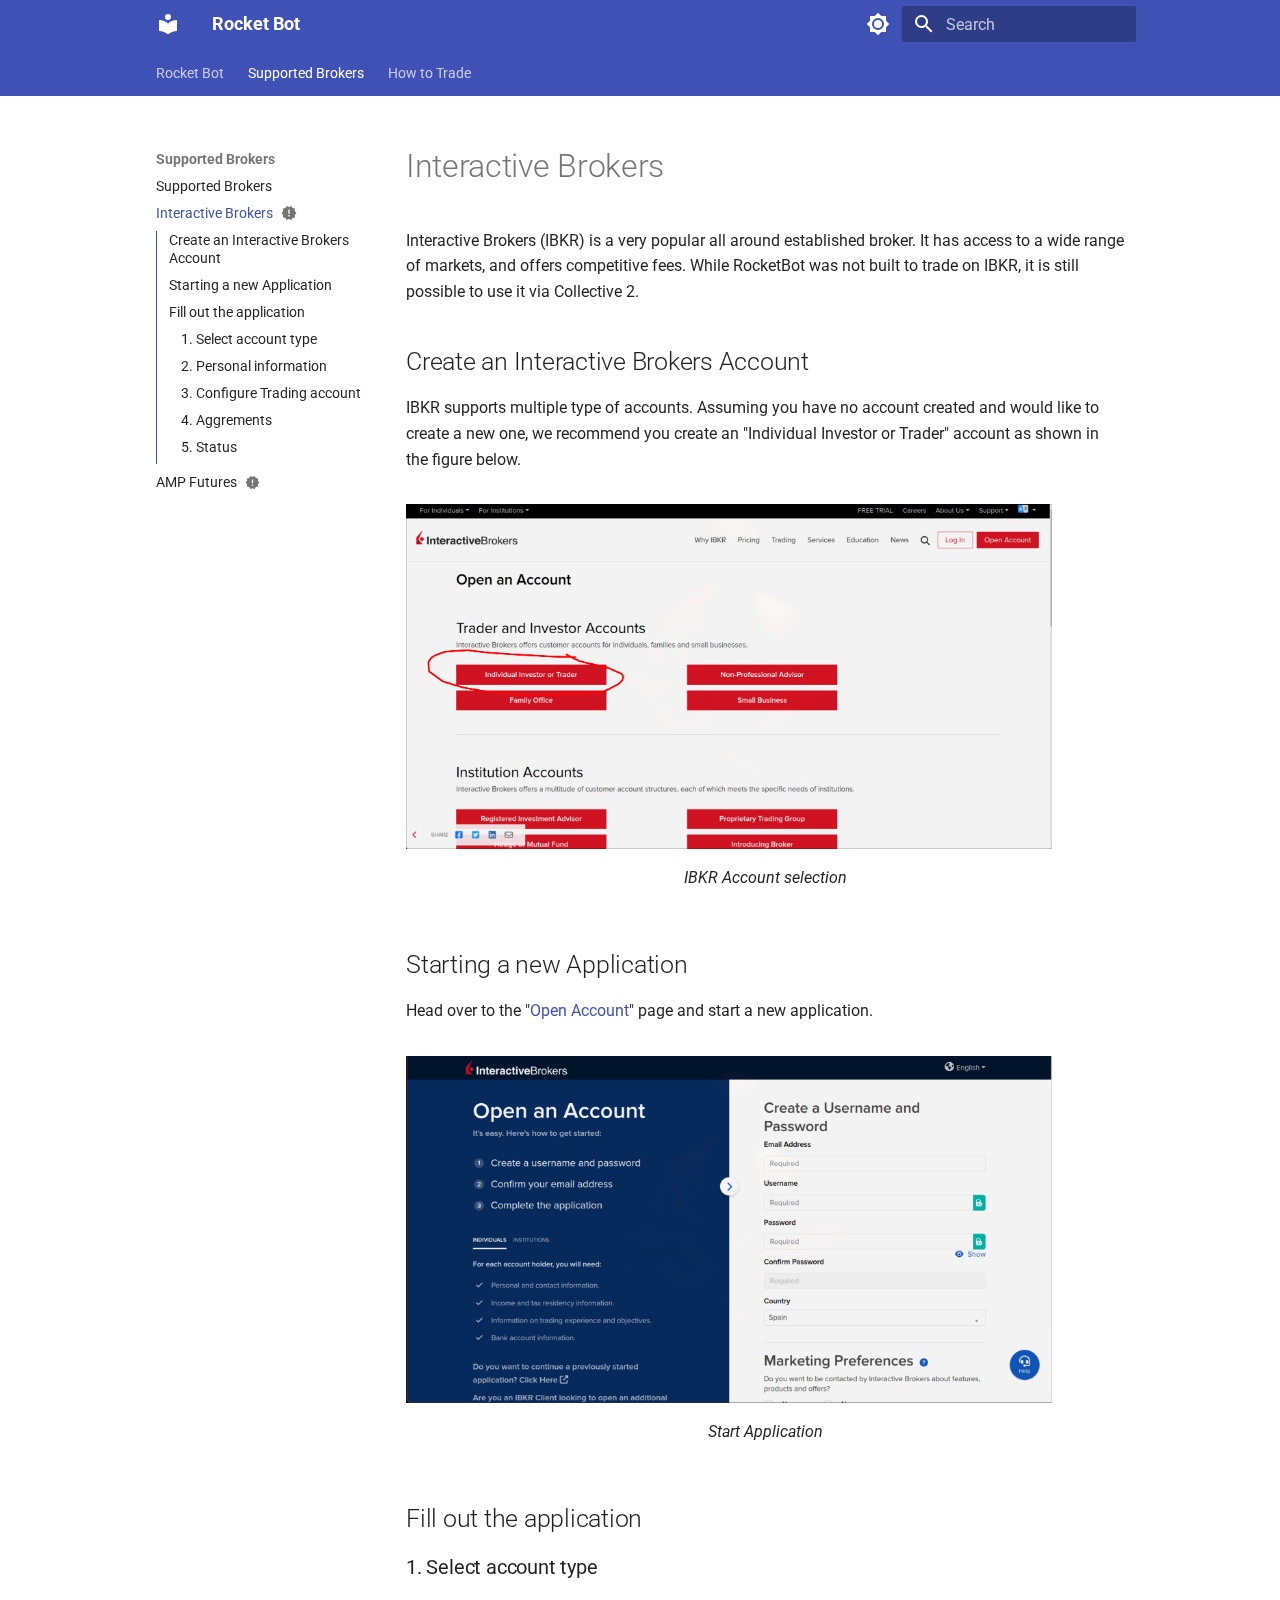
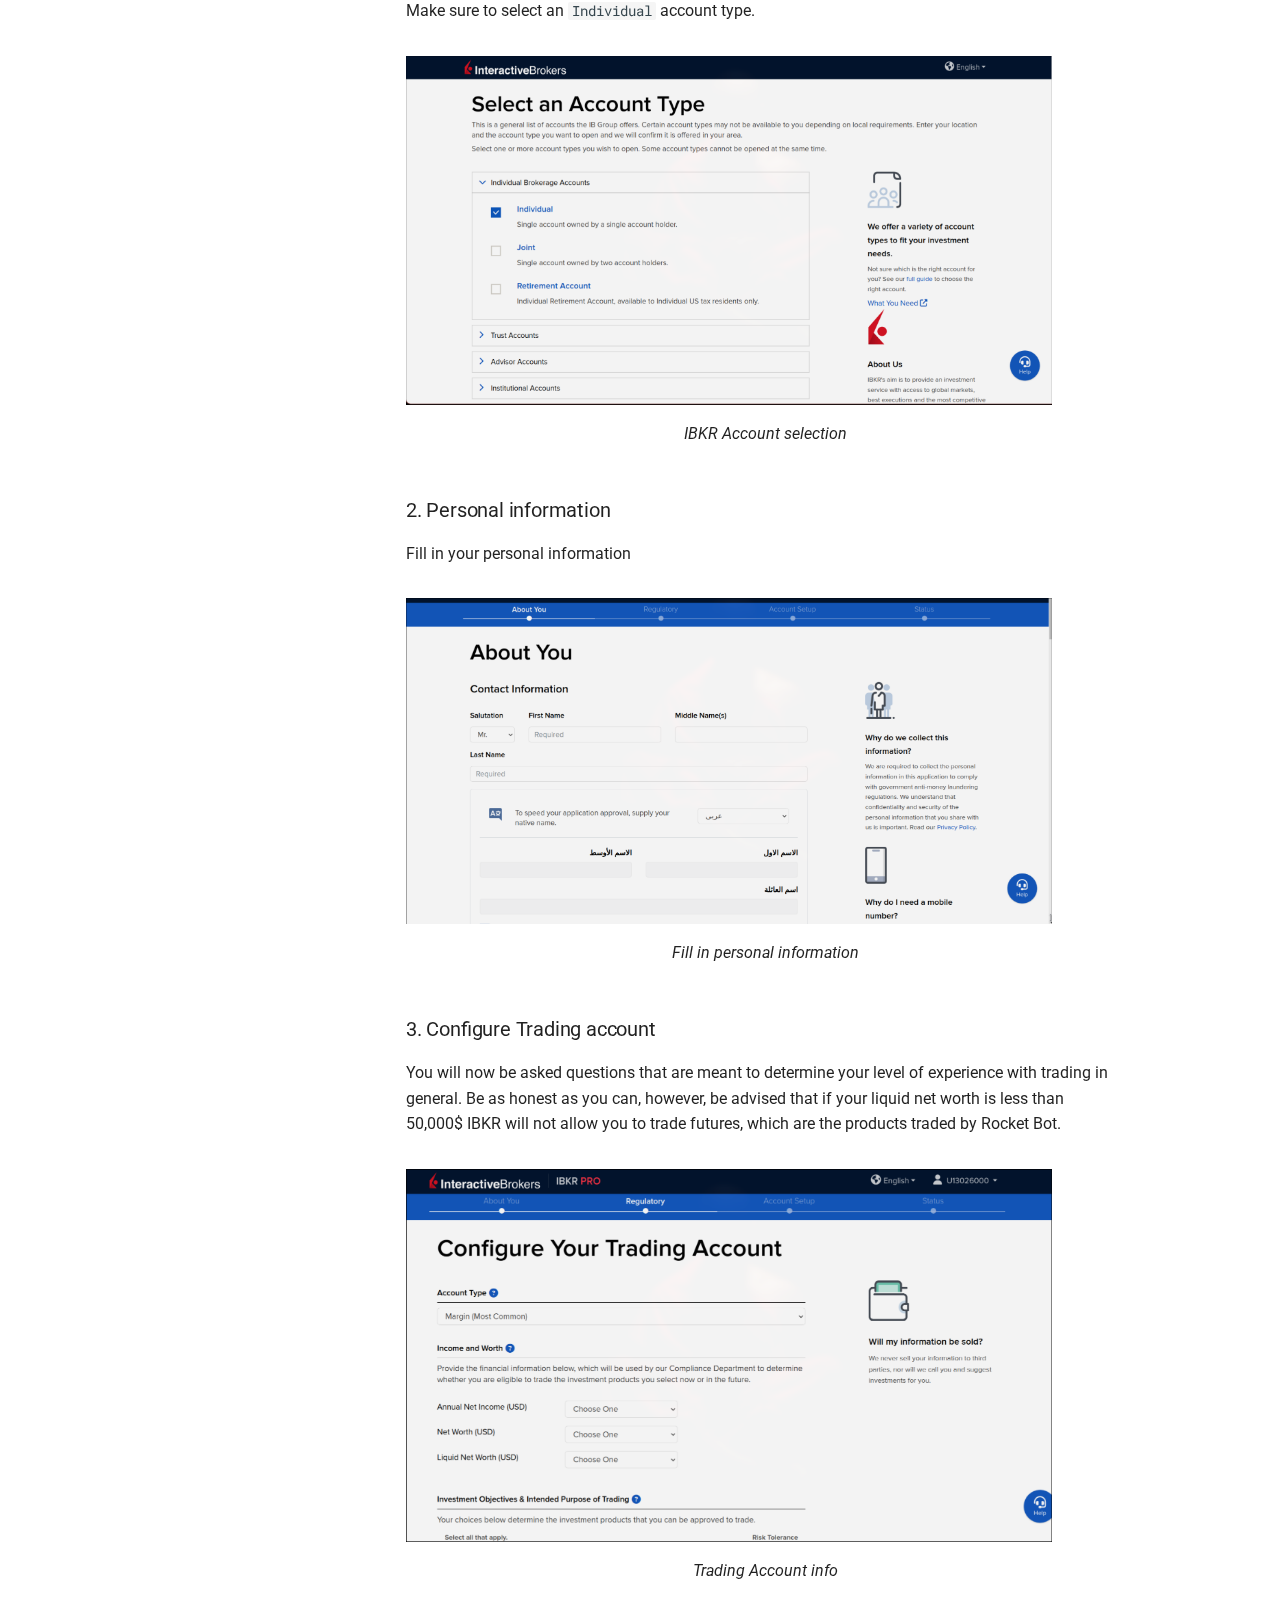
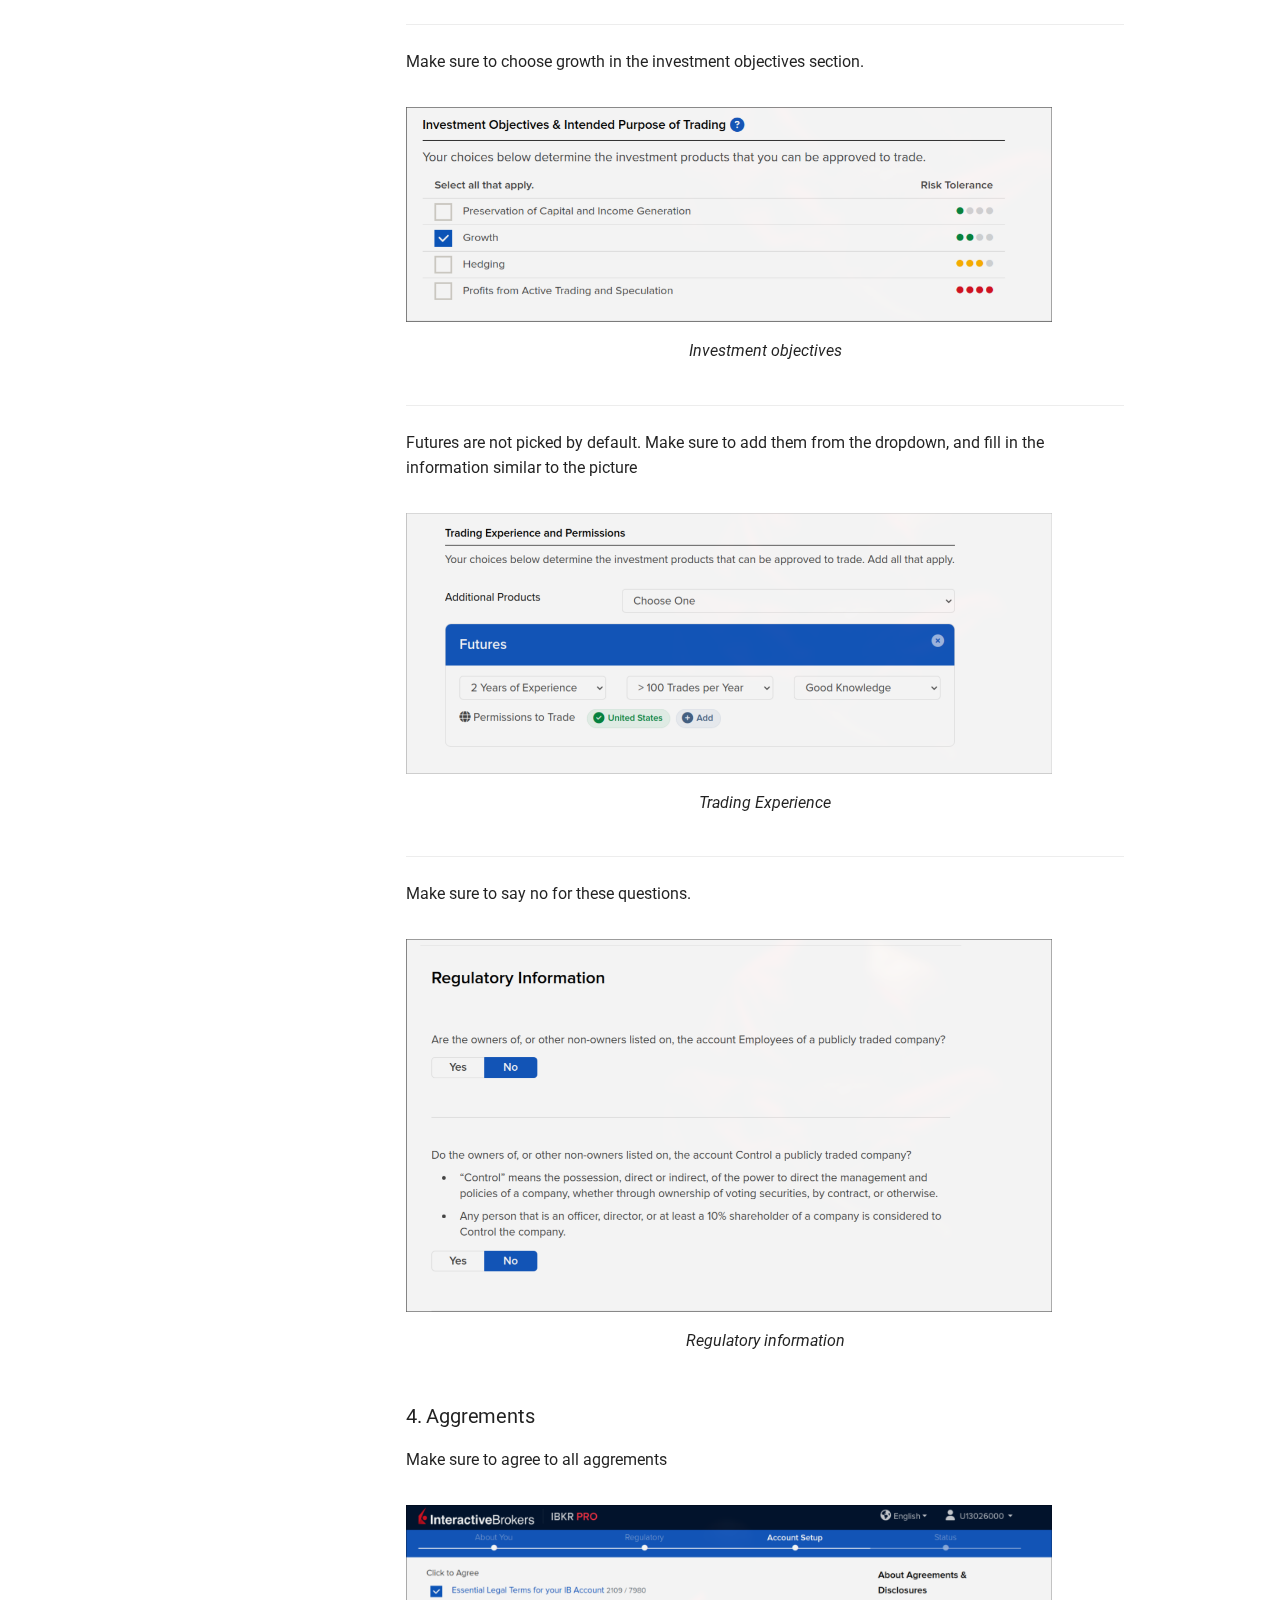
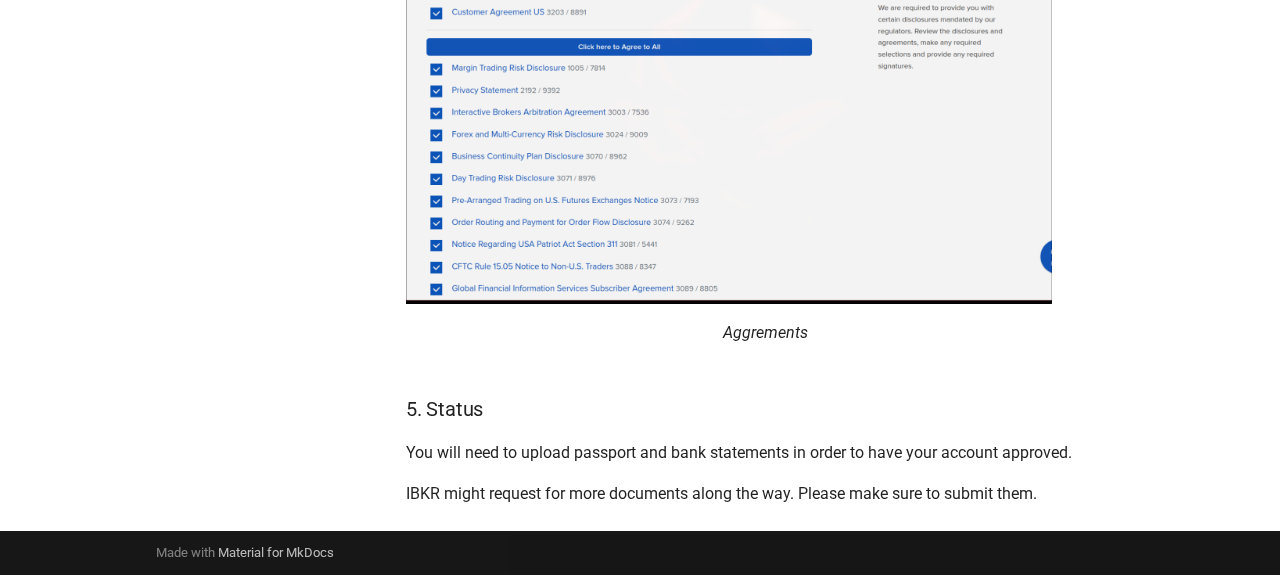
<file: brokers/ibkr_setup/index.html>
<!doctype html>
<html lang="en" class="no-js">
  <head>
    
      <meta charset="utf-8">
      <meta name="viewport" content="width=device-width,initial-scale=1">
      
      
      
      
        <link rel="prev" href="../">
      
      
        <link rel="next" href="../amp_setup/">
      
      
      <link rel="icon" href="../../assets/images/favicon.png">
      <meta name="generator" content="mkdocs-1.5.3, mkdocs-material-9.4.8">
    
    
      
        <title>Interactive Brokers - Rocket Bot</title>
      
    
    
      <link rel="stylesheet" href="../../assets/stylesheets/main.4b4a2bd9.min.css">
      
        
        <link rel="stylesheet" href="../../assets/stylesheets/palette.356b1318.min.css">
      
      


    
    
      
    
    
      
        
        
        <link rel="preconnect" href="https://fonts.gstatic.com" crossorigin>
        <link rel="stylesheet" href="https://fonts.googleapis.com/css?family=Roboto:300,300i,400,400i,700,700i%7CRoboto+Mono:400,400i,700,700i&display=fallback">
        <style>:root{--md-text-font:"Roboto";--md-code-font:"Roboto Mono"}</style>
      
    
    
      <link rel="stylesheet" href="../../stylesheets/styles.css">
    
    <script>__md_scope=new URL("../..",location),__md_hash=e=>[...e].reduce((e,_)=>(e<<5)-e+_.charCodeAt(0),0),__md_get=(e,_=localStorage,t=__md_scope)=>JSON.parse(_.getItem(t.pathname+"."+e)),__md_set=(e,_,t=localStorage,a=__md_scope)=>{try{t.setItem(a.pathname+"."+e,JSON.stringify(_))}catch(e){}}</script>
    
      

    
    
    
   <link href="../../assets/stylesheets/glightbox.min.css" rel="stylesheet"/><style>
        html.glightbox-open { overflow: initial; height: 100%; }
        .gslide-title { margin-top: 0px; user-select: text; }
        .gslide-desc { color: #666; user-select: text; }
        .gslide-image img { background: white; }
        
            .gscrollbar-fixer { padding-right: 15px; }
            .gdesc-inner { font-size: 0.75rem; }
            body[data-md-color-scheme="slate"] .gdesc-inner { background: var(--md-default-bg-color);}
            body[data-md-color-scheme="slate"] .gslide-title { color: var(--md-default-fg-color);}
            body[data-md-color-scheme="slate"] .gslide-desc { color: var(--md-default-fg-color);}
            </style> <script src="../../assets/javascripts/glightbox.min.js"></script></head>
  
  
    
    
      
    
    
    
    
    <body dir="ltr" data-md-color-scheme="default" data-md-color-primary="indigo" data-md-color-accent="indigo">
  
    
    
      <script>var palette=__md_get("__palette");if(palette&&"object"==typeof palette.color)for(var key of Object.keys(palette.color))document.body.setAttribute("data-md-color-"+key,palette.color[key])</script>
    
    <input class="md-toggle" data-md-toggle="drawer" type="checkbox" id="__drawer" autocomplete="off">
    <input class="md-toggle" data-md-toggle="search" type="checkbox" id="__search" autocomplete="off">
    <label class="md-overlay" for="__drawer"></label>
    <div data-md-component="skip">
      
        
        <a href="#interactive-brokers" class="md-skip">
          Skip to content
        </a>
      
    </div>
    <div data-md-component="announce">
      
    </div>
    
    
      

<header class="md-header" data-md-component="header">
  <nav class="md-header__inner md-grid" aria-label="Header">
    <a href="../.." title="Rocket Bot" class="md-header__button md-logo" aria-label="Rocket Bot" data-md-component="logo">
      
  
  <svg xmlns="http://www.w3.org/2000/svg" viewBox="0 0 24 24"><path d="M12 8a3 3 0 0 0 3-3 3 3 0 0 0-3-3 3 3 0 0 0-3 3 3 3 0 0 0 3 3m0 3.54C9.64 9.35 6.5 8 3 8v11c3.5 0 6.64 1.35 9 3.54 2.36-2.19 5.5-3.54 9-3.54V8c-3.5 0-6.64 1.35-9 3.54Z"/></svg>

    </a>
    <label class="md-header__button md-icon" for="__drawer">
      
      <svg xmlns="http://www.w3.org/2000/svg" viewBox="0 0 24 24"><path d="M3 6h18v2H3V6m0 5h18v2H3v-2m0 5h18v2H3v-2Z"/></svg>
    </label>
    <div class="md-header__title" data-md-component="header-title">
      <div class="md-header__ellipsis">
        <div class="md-header__topic">
          <span class="md-ellipsis">
            Rocket Bot
          </span>
        </div>
        <div class="md-header__topic" data-md-component="header-topic">
          <span class="md-ellipsis">
            
              Interactive Brokers
            
          </span>
        </div>
      </div>
    </div>
    
      
        <form class="md-header__option" data-md-component="palette">
  
    
    
    
    <input class="md-option" data-md-color-media="(prefers-color-scheme: light)" data-md-color-scheme="default" data-md-color-primary="indigo" data-md-color-accent="indigo"  aria-label="Switch to dark mode"  type="radio" name="__palette" id="__palette_1">
    
      <label class="md-header__button md-icon" title="Switch to dark mode" for="__palette_2" hidden>
        <svg xmlns="http://www.w3.org/2000/svg" viewBox="0 0 24 24"><path d="M12 8a4 4 0 0 0-4 4 4 4 0 0 0 4 4 4 4 0 0 0 4-4 4 4 0 0 0-4-4m0 10a6 6 0 0 1-6-6 6 6 0 0 1 6-6 6 6 0 0 1 6 6 6 6 0 0 1-6 6m8-9.31V4h-4.69L12 .69 8.69 4H4v4.69L.69 12 4 15.31V20h4.69L12 23.31 15.31 20H20v-4.69L23.31 12 20 8.69Z"/></svg>
      </label>
    
  
    
    
    
    <input class="md-option" data-md-color-media="(prefers-color-scheme: dark)" data-md-color-scheme="slate" data-md-color-primary="indigo" data-md-color-accent="indigo"  aria-label="Switch to light mode"  type="radio" name="__palette" id="__palette_2">
    
      <label class="md-header__button md-icon" title="Switch to light mode" for="__palette_1" hidden>
        <svg xmlns="http://www.w3.org/2000/svg" viewBox="0 0 24 24"><path d="M12 18c-.89 0-1.74-.2-2.5-.55C11.56 16.5 13 14.42 13 12c0-2.42-1.44-4.5-3.5-5.45C10.26 6.2 11.11 6 12 6a6 6 0 0 1 6 6 6 6 0 0 1-6 6m8-9.31V4h-4.69L12 .69 8.69 4H4v4.69L.69 12 4 15.31V20h4.69L12 23.31 15.31 20H20v-4.69L23.31 12 20 8.69Z"/></svg>
      </label>
    
  
</form>
      
    
    
    
      <label class="md-header__button md-icon" for="__search">
        
        <svg xmlns="http://www.w3.org/2000/svg" viewBox="0 0 24 24"><path d="M9.5 3A6.5 6.5 0 0 1 16 9.5c0 1.61-.59 3.09-1.56 4.23l.27.27h.79l5 5-1.5 1.5-5-5v-.79l-.27-.27A6.516 6.516 0 0 1 9.5 16 6.5 6.5 0 0 1 3 9.5 6.5 6.5 0 0 1 9.5 3m0 2C7 5 5 7 5 9.5S7 14 9.5 14 14 12 14 9.5 12 5 9.5 5Z"/></svg>
      </label>
      <div class="md-search" data-md-component="search" role="dialog">
  <label class="md-search__overlay" for="__search"></label>
  <div class="md-search__inner" role="search">
    <form class="md-search__form" name="search">
      <input type="text" class="md-search__input" name="query" aria-label="Search" placeholder="Search" autocapitalize="off" autocorrect="off" autocomplete="off" spellcheck="false" data-md-component="search-query" required>
      <label class="md-search__icon md-icon" for="__search">
        
        <svg xmlns="http://www.w3.org/2000/svg" viewBox="0 0 24 24"><path d="M9.5 3A6.5 6.5 0 0 1 16 9.5c0 1.61-.59 3.09-1.56 4.23l.27.27h.79l5 5-1.5 1.5-5-5v-.79l-.27-.27A6.516 6.516 0 0 1 9.5 16 6.5 6.5 0 0 1 3 9.5 6.5 6.5 0 0 1 9.5 3m0 2C7 5 5 7 5 9.5S7 14 9.5 14 14 12 14 9.5 12 5 9.5 5Z"/></svg>
        
        <svg xmlns="http://www.w3.org/2000/svg" viewBox="0 0 24 24"><path d="M20 11v2H8l5.5 5.5-1.42 1.42L4.16 12l7.92-7.92L13.5 5.5 8 11h12Z"/></svg>
      </label>
      <nav class="md-search__options" aria-label="Search">
        
        <button type="reset" class="md-search__icon md-icon" title="Clear" aria-label="Clear" tabindex="-1">
          
          <svg xmlns="http://www.w3.org/2000/svg" viewBox="0 0 24 24"><path d="M19 6.41 17.59 5 12 10.59 6.41 5 5 6.41 10.59 12 5 17.59 6.41 19 12 13.41 17.59 19 19 17.59 13.41 12 19 6.41Z"/></svg>
        </button>
      </nav>
      
    </form>
    <div class="md-search__output">
      <div class="md-search__scrollwrap" data-md-scrollfix>
        <div class="md-search-result" data-md-component="search-result">
          <div class="md-search-result__meta">
            Initializing search
          </div>
          <ol class="md-search-result__list" role="presentation"></ol>
        </div>
      </div>
    </div>
  </div>
</div>
    
    
  </nav>
  
</header>
    
    <div class="md-container" data-md-component="container">
      
      
        
          
            
<nav class="md-tabs" aria-label="Tabs" data-md-component="tabs">
  <div class="md-grid">
    <ul class="md-tabs__list">
      
        
  
  
  
    
    
      <li class="md-tabs__item">
        <a href="../.." class="md-tabs__link">
          
  
  Rocket Bot

        </a>
      </li>
    
  

      
        
  
  
    
  
  
    
    
      <li class="md-tabs__item md-tabs__item--active">
        <a href="../" class="md-tabs__link">
          
  
  Supported Brokers

        </a>
      </li>
    
  

      
        
  
  
  
    
    
      <li class="md-tabs__item">
        <a href="../../howto/" class="md-tabs__link">
          
  
  How to Trade

        </a>
      </li>
    
  

      
    </ul>
  </div>
</nav>
          
        
      
      <main class="md-main" data-md-component="main">
        <div class="md-main__inner md-grid">
          
            
              
              <div class="md-sidebar md-sidebar--primary" data-md-component="sidebar" data-md-type="navigation" >
                <div class="md-sidebar__scrollwrap">
                  <div class="md-sidebar__inner">
                    


  


  

<nav class="md-nav md-nav--primary md-nav--lifted md-nav--integrated" aria-label="Navigation" data-md-level="0">
  <label class="md-nav__title" for="__drawer">
    <a href="../.." title="Rocket Bot" class="md-nav__button md-logo" aria-label="Rocket Bot" data-md-component="logo">
      
  
  <svg xmlns="http://www.w3.org/2000/svg" viewBox="0 0 24 24"><path d="M12 8a3 3 0 0 0 3-3 3 3 0 0 0-3-3 3 3 0 0 0-3 3 3 3 0 0 0 3 3m0 3.54C9.64 9.35 6.5 8 3 8v11c3.5 0 6.64 1.35 9 3.54 2.36-2.19 5.5-3.54 9-3.54V8c-3.5 0-6.64 1.35-9 3.54Z"/></svg>

    </a>
    Rocket Bot
  </label>
  
  <ul class="md-nav__list" data-md-scrollfix>
    
      
      
  
  
  
    
    
    
    
    
      
      
    
    <li class="md-nav__item md-nav__item--section md-nav__item--nested">
      
        
        
        
          
        
        <input class="md-nav__toggle md-toggle md-toggle--indeterminate" type="checkbox" id="__nav_1" >
        
          
          <label class="md-nav__link" for="__nav_1" id="__nav_1_label" tabindex="">
            
  
  <span class="md-ellipsis">
    Rocket Bot
  </span>
  

            <span class="md-nav__icon md-icon"></span>
          </label>
        
        <nav class="md-nav" data-md-level="1" aria-labelledby="__nav_1_label" aria-expanded="false">
          <label class="md-nav__title" for="__nav_1">
            <span class="md-nav__icon md-icon"></span>
            Rocket Bot
          </label>
          <ul class="md-nav__list" data-md-scrollfix>
            
              
                
  
  
  
    <li class="md-nav__item">
      <a href="../.." class="md-nav__link">
        
  
  <span class="md-ellipsis">
    Welcome to Rocket Bot
  </span>
  

      </a>
    </li>
  

              
            
          </ul>
        </nav>
      
    </li>
  

    
      
      
  
  
    
  
  
    
    
    
    
    
      
      
    
    <li class="md-nav__item md-nav__item--active md-nav__item--section md-nav__item--nested">
      
        
        
        
        <input class="md-nav__toggle md-toggle " type="checkbox" id="__nav_2" checked>
        
          
          <label class="md-nav__link" for="__nav_2" id="__nav_2_label" tabindex="">
            
  
  <span class="md-ellipsis">
    Supported Brokers
  </span>
  

            <span class="md-nav__icon md-icon"></span>
          </label>
        
        <nav class="md-nav" data-md-level="1" aria-labelledby="__nav_2_label" aria-expanded="true">
          <label class="md-nav__title" for="__nav_2">
            <span class="md-nav__icon md-icon"></span>
            Supported Brokers
          </label>
          <ul class="md-nav__list" data-md-scrollfix>
            
              
                
  
  
  
    <li class="md-nav__item">
      <a href="../" class="md-nav__link">
        
  
  <span class="md-ellipsis">
    Supported Brokers
  </span>
  

      </a>
    </li>
  

              
            
              
                
  
  
    
  
  
    <li class="md-nav__item md-nav__item--active">
      
      <input class="md-nav__toggle md-toggle" type="checkbox" id="__toc">
      
      
        
      
      
        <label class="md-nav__link md-nav__link--active" for="__toc">
          
  
  <span class="md-ellipsis">
    Interactive Brokers
  </span>
  
    
  
  
    <span class="md-status md-status--new"></span>
  

  

          <span class="md-nav__icon md-icon"></span>
        </label>
      
      <a href="./" class="md-nav__link md-nav__link--active">
        
  
  <span class="md-ellipsis">
    Interactive Brokers
  </span>
  
    
  
  
    <span class="md-status md-status--new"></span>
  

  

      </a>
      
        

<nav class="md-nav md-nav--secondary" aria-label="Table of contents">
  
  
  
    
  
  
    <label class="md-nav__title" for="__toc">
      <span class="md-nav__icon md-icon"></span>
      Table of contents
    </label>
    <ul class="md-nav__list" data-md-component="toc" data-md-scrollfix>
      
        <li class="md-nav__item">
  <a href="#create-an-interactive-brokers-account" class="md-nav__link">
    Create an Interactive Brokers Account
  </a>
  
</li>
      
        <li class="md-nav__item">
  <a href="#starting-a-new-application" class="md-nav__link">
    Starting a new Application
  </a>
  
</li>
      
        <li class="md-nav__item">
  <a href="#fill-out-the-application" class="md-nav__link">
    Fill out the application
  </a>
  
    <nav class="md-nav" aria-label="Fill out the application">
      <ul class="md-nav__list">
        
          <li class="md-nav__item">
  <a href="#1-select-account-type" class="md-nav__link">
    1. Select account type
  </a>
  
</li>
        
          <li class="md-nav__item">
  <a href="#2-personal-information" class="md-nav__link">
    2. Personal information
  </a>
  
</li>
        
          <li class="md-nav__item">
  <a href="#3-configure-trading-account" class="md-nav__link">
    3. Configure Trading account
  </a>
  
</li>
        
          <li class="md-nav__item">
  <a href="#4-aggrements" class="md-nav__link">
    4. Aggrements
  </a>
  
</li>
        
          <li class="md-nav__item">
  <a href="#5-status" class="md-nav__link">
    5. Status
  </a>
  
</li>
        
      </ul>
    </nav>
  
</li>
      
    </ul>
  
</nav>
      
    </li>
  

              
            
              
                
  
  
  
    <li class="md-nav__item">
      <a href="../amp_setup/" class="md-nav__link">
        
  
  <span class="md-ellipsis">
    AMP Futures
  </span>
  
    
  
  
    <span class="md-status md-status--new"></span>
  

  

      </a>
    </li>
  

              
            
          </ul>
        </nav>
      
    </li>
  

    
      
      
  
  
  
    
    
    
    
    
      
      
    
    <li class="md-nav__item md-nav__item--section md-nav__item--nested">
      
        
        
        
          
        
        <input class="md-nav__toggle md-toggle md-toggle--indeterminate" type="checkbox" id="__nav_3" >
        
          
          <label class="md-nav__link" for="__nav_3" id="__nav_3_label" tabindex="">
            
  
  <span class="md-ellipsis">
    How to Trade
  </span>
  

            <span class="md-nav__icon md-icon"></span>
          </label>
        
        <nav class="md-nav" data-md-level="1" aria-labelledby="__nav_3_label" aria-expanded="false">
          <label class="md-nav__title" for="__nav_3">
            <span class="md-nav__icon md-icon"></span>
            How to Trade
          </label>
          <ul class="md-nav__list" data-md-scrollfix>
            
              
                
  
  
  
    <li class="md-nav__item">
      <a href="../../howto/" class="md-nav__link">
        
  
  <span class="md-ellipsis">
    How to Trade
  </span>
  

      </a>
    </li>
  

              
            
              
                
  
  
  
    <li class="md-nav__item">
      <a href="../../howto/collective2_setup/" class="md-nav__link">
        
  
  <span class="md-ellipsis">
    Collective 2  Setup
  </span>
  
    
  
  
    <span class="md-status md-status--new"></span>
  

  

      </a>
    </li>
  

              
            
              
                
  
  
  
    <li class="md-nav__item">
      <a href="../../howto/collective2_connect/" class="md-nav__link">
        
  
  <span class="md-ellipsis">
    Connect Broker to C2
  </span>
  

      </a>
    </li>
  

              
            
          </ul>
        </nav>
      
    </li>
  

    
  </ul>
</nav>
                  </div>
                </div>
              </div>
            
            
          
          
            <div class="md-content" data-md-component="content">
              <article class="md-content__inner md-typeset">
                
                  


<h1 id="interactive-brokers">Interactive Brokers</h1>
<p>Interactive Brokers (IBKR) is a very popular all around established broker. It has access to a wide range of markets, and offers competitive fees.
While RocketBot was not built to trade on IBKR, it is still possible to use it via Collective 2.</p>
<h2 id="create-an-interactive-brokers-account">Create an Interactive Brokers Account</h2>
<p>IBKR supports multiple type of accounts. Assuming you have no account created and would like to create a new one, we recommend you create an "Individual Investor or Trader" account as shown in the figure below.</p>
<figure>
<p><a class="glightbox" href="../Pictures/ibkr/ibkr-account_type.png" data-type="image" data-width="100%" data-height="auto" data-desc-position="bottom"><img alt="Image title" src="../Pictures/ibkr/ibkr-account_type.png" width="90%" /></a>
  </p>
<figcaption>IBKR Account selection</figcaption>
</figure>
<h2 id="starting-a-new-application">Starting a new Application</h2>
<p>Head over to the "<a href="https://ndcdyn.interactivebrokers.com/Universal/Application">Open Account</a>" page and start a new application.</p>
<figure>
<p><a class="glightbox" href="../Pictures/ibkr/ibkr-0.png" data-type="image" data-width="100%" data-height="auto" data-desc-position="bottom"><img alt="Image title" src="../Pictures/ibkr/ibkr-0.png" width="90%" /></a>
  </p>
<figcaption>Start Application</figcaption>
</figure>
<h2 id="fill-out-the-application">Fill out the application</h2>
<h3 id="1-select-account-type">1. Select account type</h3>
<p>Make sure to select an <code>Individual</code> account type.</p>
<figure>
<p><a class="glightbox" href="../Pictures/ibkr/ibkr-1.png" data-type="image" data-width="100%" data-height="auto" data-desc-position="bottom"><img alt="Image title" src="../Pictures/ibkr/ibkr-1.png" width="90%" /></a>
  </p>
<figcaption>IBKR Account selection</figcaption>
</figure>
<h3 id="2-personal-information">2. Personal information</h3>
<p>Fill in your personal information</p>
<figure>
<p><a class="glightbox" href="../Pictures/ibkr/ibkr-2.png" data-type="image" data-width="100%" data-height="auto" data-desc-position="bottom"><img alt="Image title" src="../Pictures/ibkr/ibkr-2.png" width="90%" /></a>
  </p>
<figcaption>Fill in personal information</figcaption>
</figure>
<h3 id="3-configure-trading-account">3. Configure Trading account</h3>
<p>You will now be asked questions that are meant to determine your level of experience with trading in general.
Be as honest as you can, however, be advised that if your liquid net worth is less than 50,000$ IBKR will not allow you to trade futures, which are the products traded by Rocket Bot.</p>
<figure>
<p><a class="glightbox" href="../Pictures/ibkr/ibkr-3.png" data-type="image" data-width="100%" data-height="auto" data-desc-position="bottom"><img alt="Image title" src="../Pictures/ibkr/ibkr-3.png" width="90%" /></a>
  </p>
<figcaption>Trading Account info</figcaption>
</figure>
<hr />
<p>Make sure to choose growth in the investment objectives section.</p>
<figure>
<p><a class="glightbox" href="../Pictures/ibkr/ibkr-4.png" data-type="image" data-width="100%" data-height="auto" data-desc-position="bottom"><img alt="Image title" src="../Pictures/ibkr/ibkr-4.png" width="90%" /></a>
  </p>
<figcaption>Investment objectives</figcaption>
</figure>
<hr />
<p>Futures are not picked by default. Make sure to add them from the dropdown, and fill in the information similar to the picture</p>
<figure>
<p><a class="glightbox" href="../Pictures/ibkr/ibkr-5.png" data-type="image" data-width="100%" data-height="auto" data-desc-position="bottom"><img alt="Image title" src="../Pictures/ibkr/ibkr-5.png" width="90%" /></a>
  </p>
<figcaption>Trading Experience</figcaption>
</figure>
<hr />
<p>Make sure to say no for these questions.</p>
<figure>
<p><a class="glightbox" href="../Pictures/ibkr/ibkr-6.png" data-type="image" data-width="100%" data-height="auto" data-desc-position="bottom"><img alt="Image title" src="../Pictures/ibkr/ibkr-6.png" width="90%" /></a>
  </p>
<figcaption>Regulatory information</figcaption>
</figure>
<h3 id="4-aggrements">4. Aggrements</h3>
<p>Make sure to agree to all aggrements</p>
<figure>
<p><a class="glightbox" href="../Pictures/ibkr/ibkr-7.png" data-type="image" data-width="100%" data-height="auto" data-desc-position="bottom"><img alt="Image title" src="../Pictures/ibkr/ibkr-7.png" width="90%" /></a>
  </p>
<figcaption>Aggrements</figcaption>
</figure>
<h3 id="5-status">5. Status</h3>
<p>You will need to upload passport and bank statements in order to have your account approved.</p>
<p>IBKR might request for more documents along the way. Please make sure to submit them.</p>





                
              </article>
            </div>
          
          
        </div>
        
          <button type="button" class="md-top md-icon" data-md-component="top" hidden>
  
  <svg xmlns="http://www.w3.org/2000/svg" viewBox="0 0 24 24"><path d="M13 20h-2V8l-5.5 5.5-1.42-1.42L12 4.16l7.92 7.92-1.42 1.42L13 8v12Z"/></svg>
  Back to top
</button>
        
      </main>
      
        <footer class="md-footer">
  
  <div class="md-footer-meta md-typeset">
    <div class="md-footer-meta__inner md-grid">
      <div class="md-copyright">
  
  
    Made with
    <a href="https://squidfunk.github.io/mkdocs-material/" target="_blank" rel="noopener">
      Material for MkDocs
    </a>
  
</div>
      
    </div>
  </div>
</footer>
      
    </div>
    <div class="md-dialog" data-md-component="dialog">
      <div class="md-dialog__inner md-typeset"></div>
    </div>
    
    
    <script id="__config" type="application/json">{"base": "../..", "features": ["content.code.copy", "content.code.annotate", "toc.integrate", "content.tooltips", "header.autohide", "navigation.tabs", "navigation.path", "navigation.tracking", "navigation.top", "navigation.expand"], "search": "../../assets/javascripts/workers/search.f886a092.min.js", "translations": {"clipboard.copied": "Copied to clipboard", "clipboard.copy": "Copy to clipboard", "search.result.more.one": "1 more on this page", "search.result.more.other": "# more on this page", "search.result.none": "No matching documents", "search.result.one": "1 matching document", "search.result.other": "# matching documents", "search.result.placeholder": "Type to start searching", "search.result.term.missing": "Missing", "select.version": "Select version"}}</script>
    
    
      <script src="../../assets/javascripts/bundle.81fa17fe.min.js"></script>
      
    
  <script>document$.subscribe(() => {const lightbox = GLightbox({"touchNavigation": true, "loop": false, "zoomable": true, "draggable": true, "openEffect": "zoom", "closeEffect": "zoom", "slideEffect": "slide"});})</script></body>
</html>
</file>
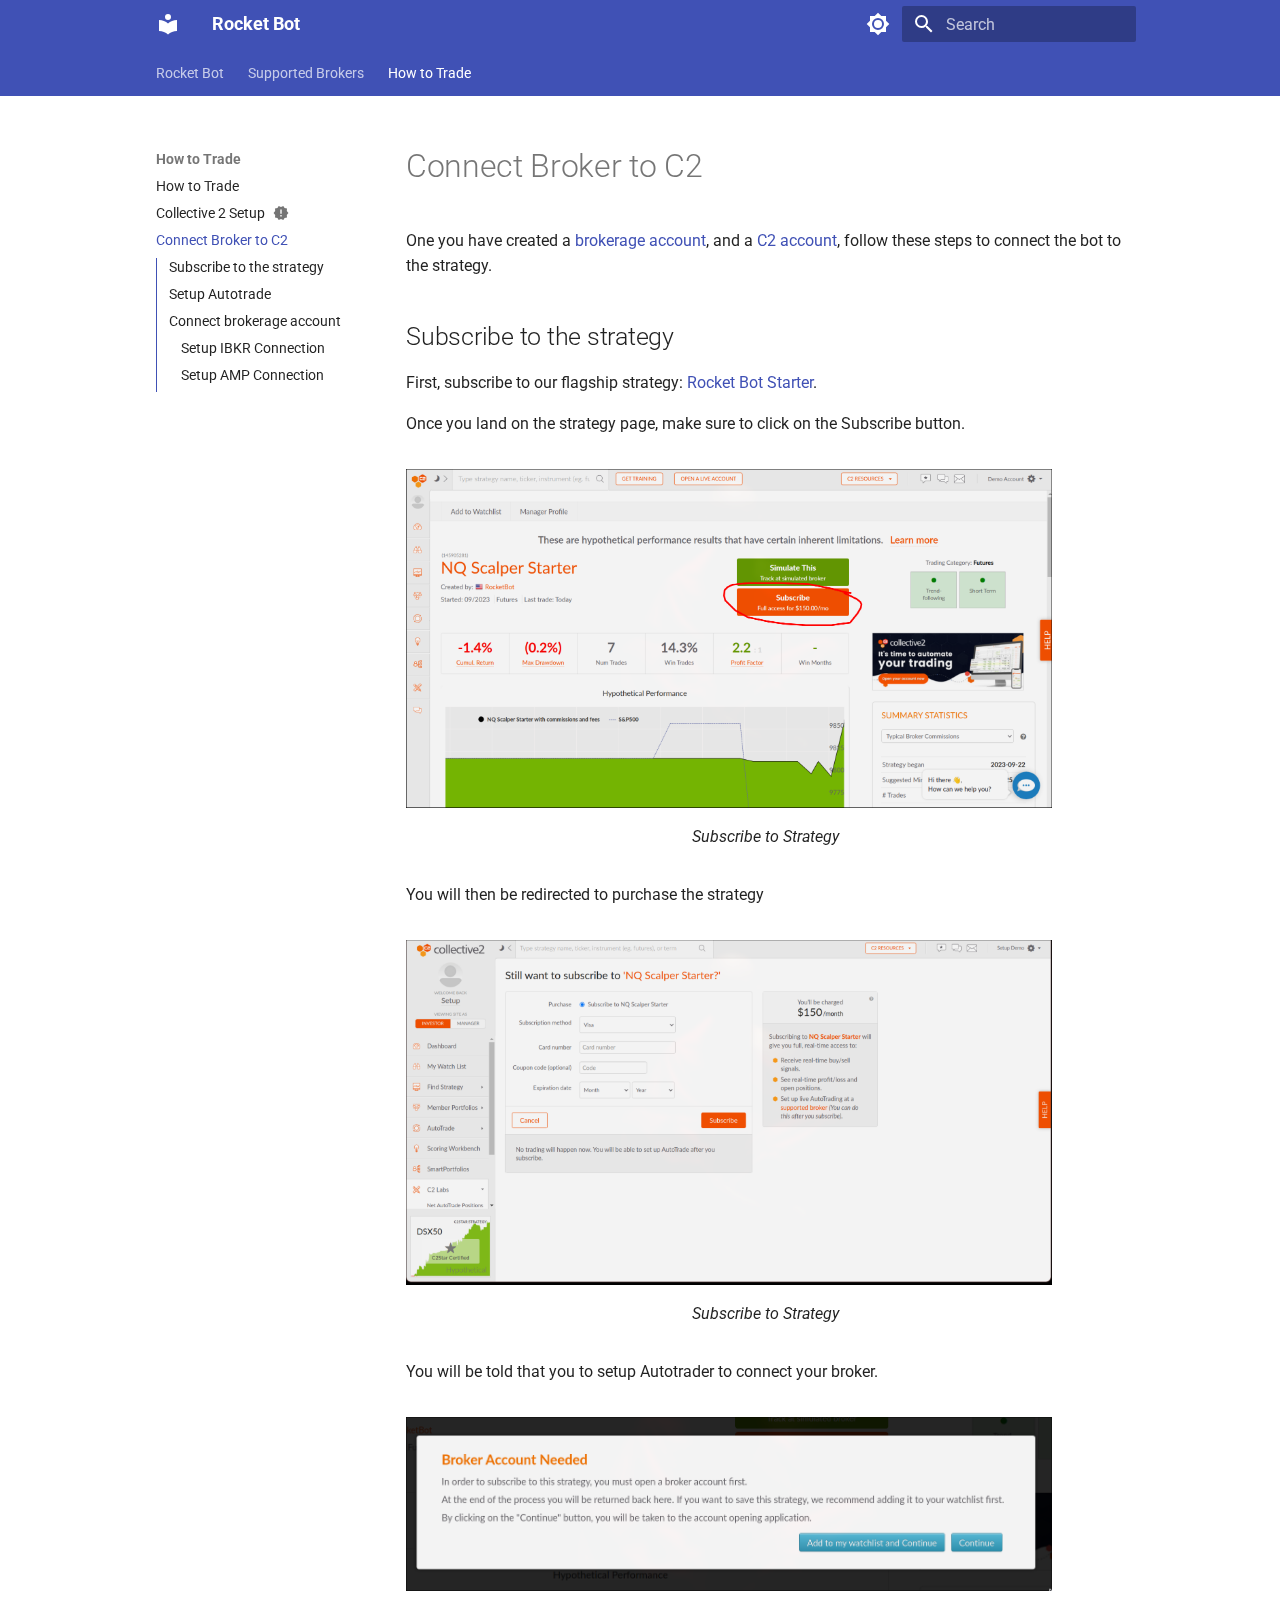
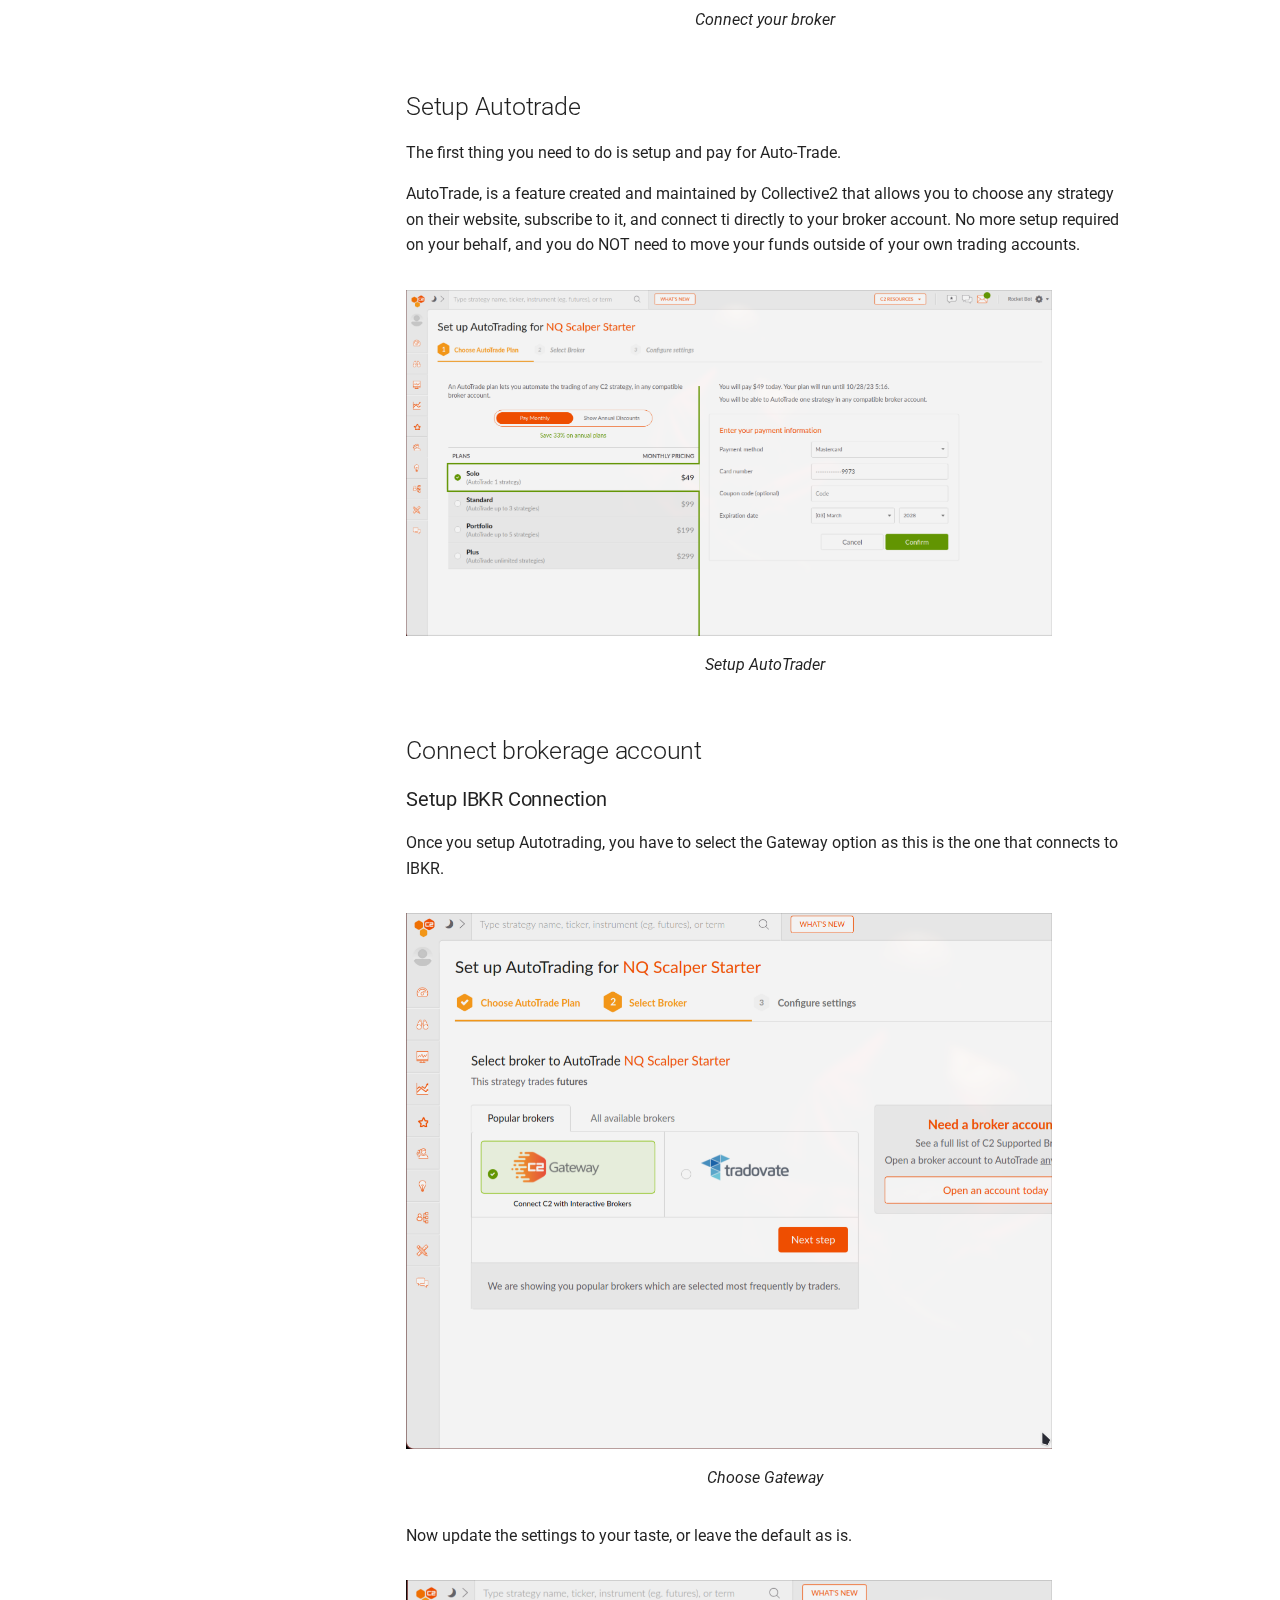
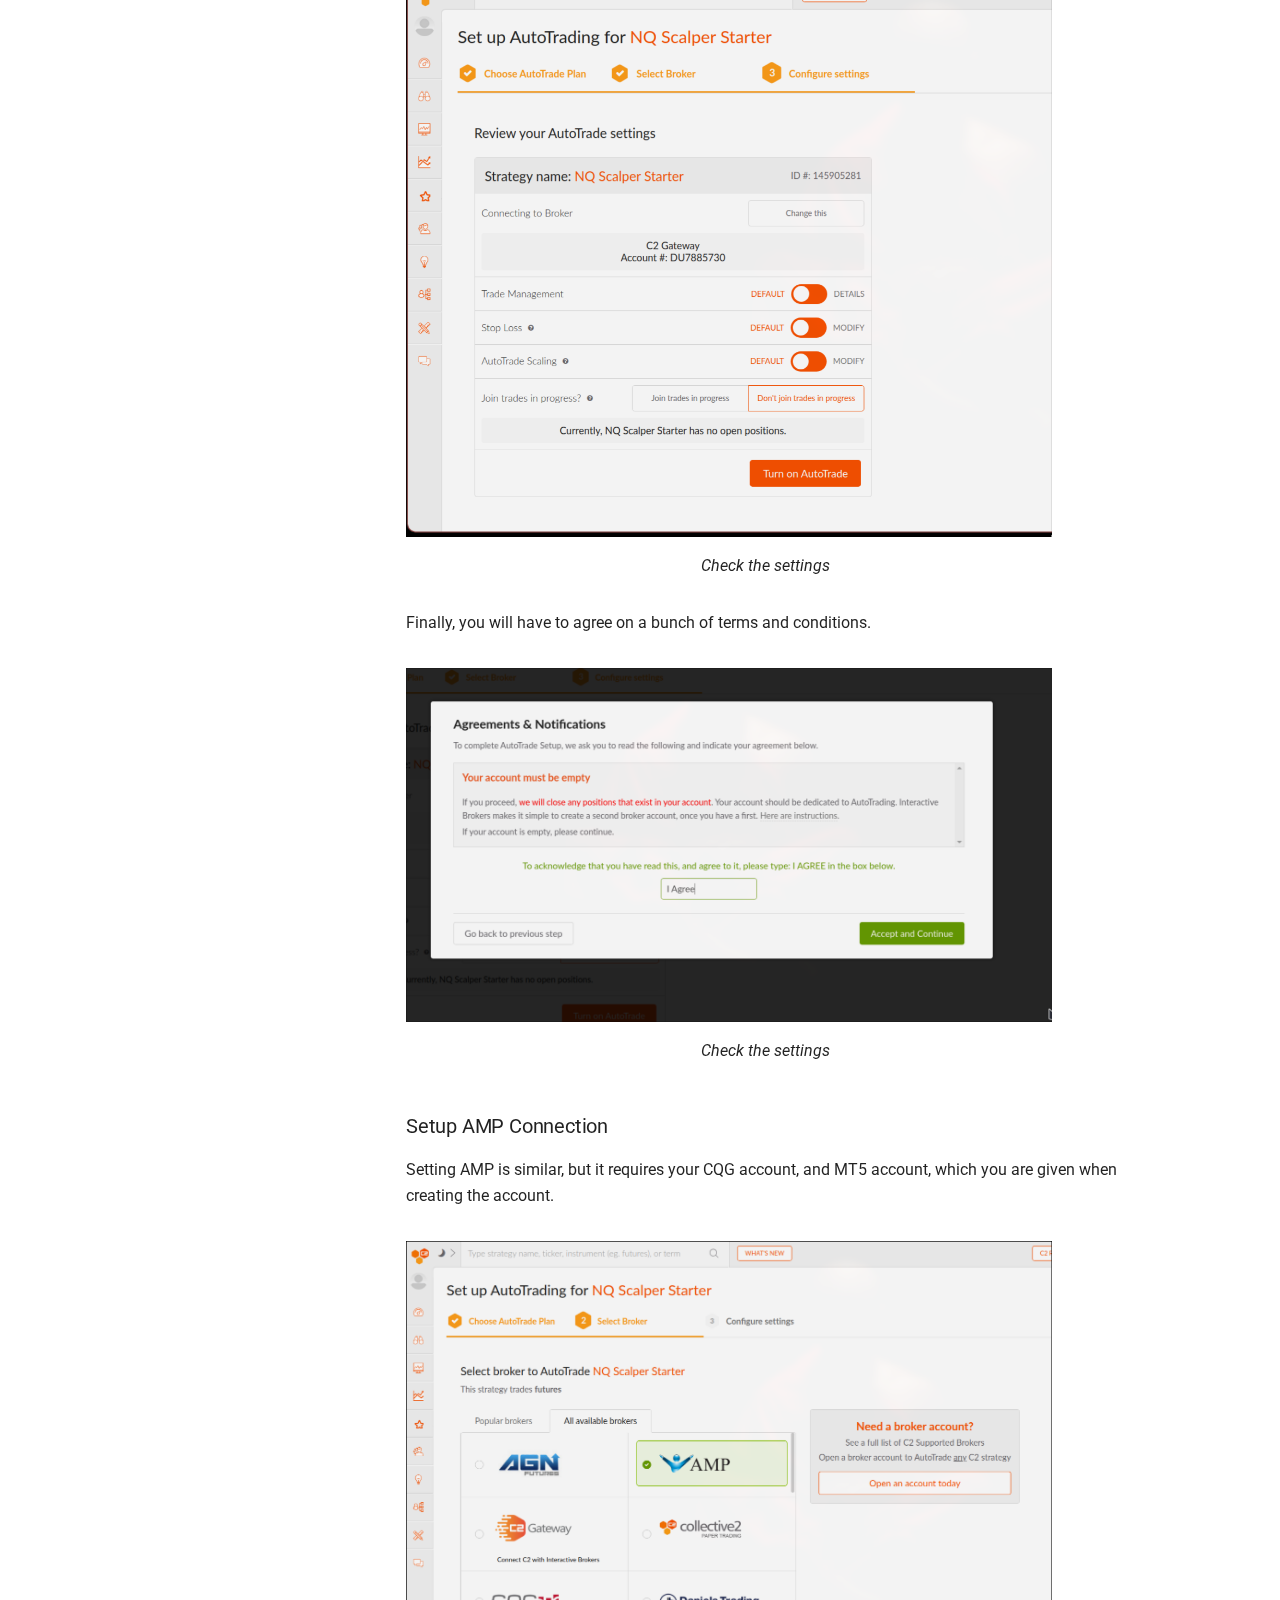
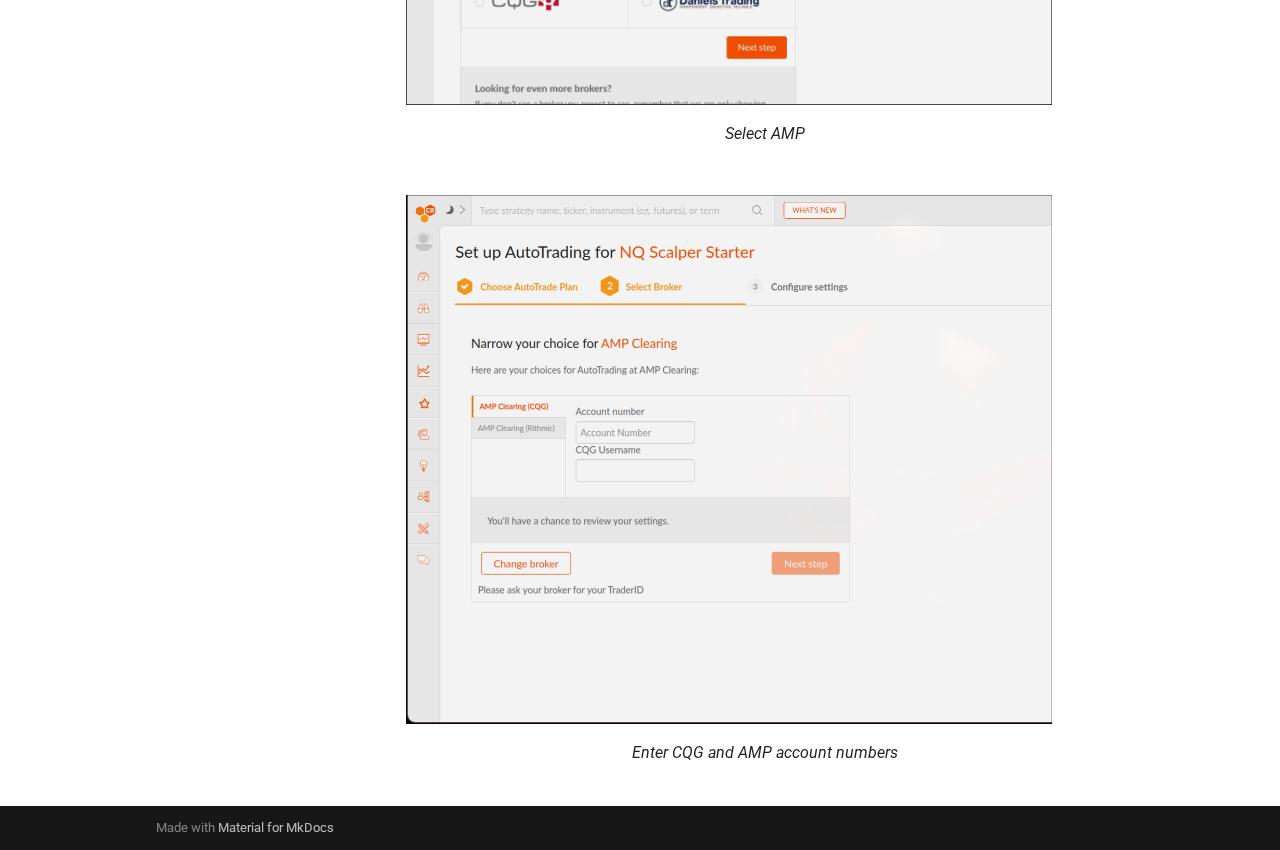
<file: howto/collective2_connect/index.html>
<!doctype html>
<html lang="en" class="no-js">
  <head>
    
      <meta charset="utf-8">
      <meta name="viewport" content="width=device-width,initial-scale=1">
      
      
      
      
        <link rel="prev" href="../collective2_setup/">
      
      
      
      <link rel="icon" href="../../assets/images/favicon.png">
      <meta name="generator" content="mkdocs-1.5.3, mkdocs-material-9.4.8">
    
    
      
        <title>Connect Broker to C2 - Rocket Bot</title>
      
    
    
      <link rel="stylesheet" href="../../assets/stylesheets/main.4b4a2bd9.min.css">
      
        
        <link rel="stylesheet" href="../../assets/stylesheets/palette.356b1318.min.css">
      
      


    
    
      
    
    
      
        
        
        <link rel="preconnect" href="https://fonts.gstatic.com" crossorigin>
        <link rel="stylesheet" href="https://fonts.googleapis.com/css?family=Roboto:300,300i,400,400i,700,700i%7CRoboto+Mono:400,400i,700,700i&display=fallback">
        <style>:root{--md-text-font:"Roboto";--md-code-font:"Roboto Mono"}</style>
      
    
    
      <link rel="stylesheet" href="../../stylesheets/styles.css">
    
    <script>__md_scope=new URL("../..",location),__md_hash=e=>[...e].reduce((e,_)=>(e<<5)-e+_.charCodeAt(0),0),__md_get=(e,_=localStorage,t=__md_scope)=>JSON.parse(_.getItem(t.pathname+"."+e)),__md_set=(e,_,t=localStorage,a=__md_scope)=>{try{t.setItem(a.pathname+"."+e,JSON.stringify(_))}catch(e){}}</script>
    
      

    
    
    
   <link href="../../assets/stylesheets/glightbox.min.css" rel="stylesheet"/><style>
        html.glightbox-open { overflow: initial; height: 100%; }
        .gslide-title { margin-top: 0px; user-select: text; }
        .gslide-desc { color: #666; user-select: text; }
        .gslide-image img { background: white; }
        
            .gscrollbar-fixer { padding-right: 15px; }
            .gdesc-inner { font-size: 0.75rem; }
            body[data-md-color-scheme="slate"] .gdesc-inner { background: var(--md-default-bg-color);}
            body[data-md-color-scheme="slate"] .gslide-title { color: var(--md-default-fg-color);}
            body[data-md-color-scheme="slate"] .gslide-desc { color: var(--md-default-fg-color);}
            </style> <script src="../../assets/javascripts/glightbox.min.js"></script></head>
  
  
    
    
      
    
    
    
    
    <body dir="ltr" data-md-color-scheme="default" data-md-color-primary="indigo" data-md-color-accent="indigo">
  
    
    
      <script>var palette=__md_get("__palette");if(palette&&"object"==typeof palette.color)for(var key of Object.keys(palette.color))document.body.setAttribute("data-md-color-"+key,palette.color[key])</script>
    
    <input class="md-toggle" data-md-toggle="drawer" type="checkbox" id="__drawer" autocomplete="off">
    <input class="md-toggle" data-md-toggle="search" type="checkbox" id="__search" autocomplete="off">
    <label class="md-overlay" for="__drawer"></label>
    <div data-md-component="skip">
      
        
        <a href="#connect-broker-to-c2" class="md-skip">
          Skip to content
        </a>
      
    </div>
    <div data-md-component="announce">
      
    </div>
    
    
      

<header class="md-header" data-md-component="header">
  <nav class="md-header__inner md-grid" aria-label="Header">
    <a href="../.." title="Rocket Bot" class="md-header__button md-logo" aria-label="Rocket Bot" data-md-component="logo">
      
  
  <svg xmlns="http://www.w3.org/2000/svg" viewBox="0 0 24 24"><path d="M12 8a3 3 0 0 0 3-3 3 3 0 0 0-3-3 3 3 0 0 0-3 3 3 3 0 0 0 3 3m0 3.54C9.64 9.35 6.5 8 3 8v11c3.5 0 6.64 1.35 9 3.54 2.36-2.19 5.5-3.54 9-3.54V8c-3.5 0-6.64 1.35-9 3.54Z"/></svg>

    </a>
    <label class="md-header__button md-icon" for="__drawer">
      
      <svg xmlns="http://www.w3.org/2000/svg" viewBox="0 0 24 24"><path d="M3 6h18v2H3V6m0 5h18v2H3v-2m0 5h18v2H3v-2Z"/></svg>
    </label>
    <div class="md-header__title" data-md-component="header-title">
      <div class="md-header__ellipsis">
        <div class="md-header__topic">
          <span class="md-ellipsis">
            Rocket Bot
          </span>
        </div>
        <div class="md-header__topic" data-md-component="header-topic">
          <span class="md-ellipsis">
            
              Connect Broker to C2
            
          </span>
        </div>
      </div>
    </div>
    
      
        <form class="md-header__option" data-md-component="palette">
  
    
    
    
    <input class="md-option" data-md-color-media="(prefers-color-scheme: light)" data-md-color-scheme="default" data-md-color-primary="indigo" data-md-color-accent="indigo"  aria-label="Switch to dark mode"  type="radio" name="__palette" id="__palette_1">
    
      <label class="md-header__button md-icon" title="Switch to dark mode" for="__palette_2" hidden>
        <svg xmlns="http://www.w3.org/2000/svg" viewBox="0 0 24 24"><path d="M12 8a4 4 0 0 0-4 4 4 4 0 0 0 4 4 4 4 0 0 0 4-4 4 4 0 0 0-4-4m0 10a6 6 0 0 1-6-6 6 6 0 0 1 6-6 6 6 0 0 1 6 6 6 6 0 0 1-6 6m8-9.31V4h-4.69L12 .69 8.69 4H4v4.69L.69 12 4 15.31V20h4.69L12 23.31 15.31 20H20v-4.69L23.31 12 20 8.69Z"/></svg>
      </label>
    
  
    
    
    
    <input class="md-option" data-md-color-media="(prefers-color-scheme: dark)" data-md-color-scheme="slate" data-md-color-primary="indigo" data-md-color-accent="indigo"  aria-label="Switch to light mode"  type="radio" name="__palette" id="__palette_2">
    
      <label class="md-header__button md-icon" title="Switch to light mode" for="__palette_1" hidden>
        <svg xmlns="http://www.w3.org/2000/svg" viewBox="0 0 24 24"><path d="M12 18c-.89 0-1.74-.2-2.5-.55C11.56 16.5 13 14.42 13 12c0-2.42-1.44-4.5-3.5-5.45C10.26 6.2 11.11 6 12 6a6 6 0 0 1 6 6 6 6 0 0 1-6 6m8-9.31V4h-4.69L12 .69 8.69 4H4v4.69L.69 12 4 15.31V20h4.69L12 23.31 15.31 20H20v-4.69L23.31 12 20 8.69Z"/></svg>
      </label>
    
  
</form>
      
    
    
    
      <label class="md-header__button md-icon" for="__search">
        
        <svg xmlns="http://www.w3.org/2000/svg" viewBox="0 0 24 24"><path d="M9.5 3A6.5 6.5 0 0 1 16 9.5c0 1.61-.59 3.09-1.56 4.23l.27.27h.79l5 5-1.5 1.5-5-5v-.79l-.27-.27A6.516 6.516 0 0 1 9.5 16 6.5 6.5 0 0 1 3 9.5 6.5 6.5 0 0 1 9.5 3m0 2C7 5 5 7 5 9.5S7 14 9.5 14 14 12 14 9.5 12 5 9.5 5Z"/></svg>
      </label>
      <div class="md-search" data-md-component="search" role="dialog">
  <label class="md-search__overlay" for="__search"></label>
  <div class="md-search__inner" role="search">
    <form class="md-search__form" name="search">
      <input type="text" class="md-search__input" name="query" aria-label="Search" placeholder="Search" autocapitalize="off" autocorrect="off" autocomplete="off" spellcheck="false" data-md-component="search-query" required>
      <label class="md-search__icon md-icon" for="__search">
        
        <svg xmlns="http://www.w3.org/2000/svg" viewBox="0 0 24 24"><path d="M9.5 3A6.5 6.5 0 0 1 16 9.5c0 1.61-.59 3.09-1.56 4.23l.27.27h.79l5 5-1.5 1.5-5-5v-.79l-.27-.27A6.516 6.516 0 0 1 9.5 16 6.5 6.5 0 0 1 3 9.5 6.5 6.5 0 0 1 9.5 3m0 2C7 5 5 7 5 9.5S7 14 9.5 14 14 12 14 9.5 12 5 9.5 5Z"/></svg>
        
        <svg xmlns="http://www.w3.org/2000/svg" viewBox="0 0 24 24"><path d="M20 11v2H8l5.5 5.5-1.42 1.42L4.16 12l7.92-7.92L13.5 5.5 8 11h12Z"/></svg>
      </label>
      <nav class="md-search__options" aria-label="Search">
        
        <button type="reset" class="md-search__icon md-icon" title="Clear" aria-label="Clear" tabindex="-1">
          
          <svg xmlns="http://www.w3.org/2000/svg" viewBox="0 0 24 24"><path d="M19 6.41 17.59 5 12 10.59 6.41 5 5 6.41 10.59 12 5 17.59 6.41 19 12 13.41 17.59 19 19 17.59 13.41 12 19 6.41Z"/></svg>
        </button>
      </nav>
      
    </form>
    <div class="md-search__output">
      <div class="md-search__scrollwrap" data-md-scrollfix>
        <div class="md-search-result" data-md-component="search-result">
          <div class="md-search-result__meta">
            Initializing search
          </div>
          <ol class="md-search-result__list" role="presentation"></ol>
        </div>
      </div>
    </div>
  </div>
</div>
    
    
  </nav>
  
</header>
    
    <div class="md-container" data-md-component="container">
      
      
        
          
            
<nav class="md-tabs" aria-label="Tabs" data-md-component="tabs">
  <div class="md-grid">
    <ul class="md-tabs__list">
      
        
  
  
  
    
    
      <li class="md-tabs__item">
        <a href="../.." class="md-tabs__link">
          
  
  Rocket Bot

        </a>
      </li>
    
  

      
        
  
  
  
    
    
      <li class="md-tabs__item">
        <a href="../../brokers/" class="md-tabs__link">
          
  
  Supported Brokers

        </a>
      </li>
    
  

      
        
  
  
    
  
  
    
    
      <li class="md-tabs__item md-tabs__item--active">
        <a href="../" class="md-tabs__link">
          
  
  How to Trade

        </a>
      </li>
    
  

      
    </ul>
  </div>
</nav>
          
        
      
      <main class="md-main" data-md-component="main">
        <div class="md-main__inner md-grid">
          
            
              
              <div class="md-sidebar md-sidebar--primary" data-md-component="sidebar" data-md-type="navigation" >
                <div class="md-sidebar__scrollwrap">
                  <div class="md-sidebar__inner">
                    


  


  

<nav class="md-nav md-nav--primary md-nav--lifted md-nav--integrated" aria-label="Navigation" data-md-level="0">
  <label class="md-nav__title" for="__drawer">
    <a href="../.." title="Rocket Bot" class="md-nav__button md-logo" aria-label="Rocket Bot" data-md-component="logo">
      
  
  <svg xmlns="http://www.w3.org/2000/svg" viewBox="0 0 24 24"><path d="M12 8a3 3 0 0 0 3-3 3 3 0 0 0-3-3 3 3 0 0 0-3 3 3 3 0 0 0 3 3m0 3.54C9.64 9.35 6.5 8 3 8v11c3.5 0 6.64 1.35 9 3.54 2.36-2.19 5.5-3.54 9-3.54V8c-3.5 0-6.64 1.35-9 3.54Z"/></svg>

    </a>
    Rocket Bot
  </label>
  
  <ul class="md-nav__list" data-md-scrollfix>
    
      
      
  
  
  
    
    
    
    
    
      
      
    
    <li class="md-nav__item md-nav__item--section md-nav__item--nested">
      
        
        
        
          
        
        <input class="md-nav__toggle md-toggle md-toggle--indeterminate" type="checkbox" id="__nav_1" >
        
          
          <label class="md-nav__link" for="__nav_1" id="__nav_1_label" tabindex="">
            
  
  <span class="md-ellipsis">
    Rocket Bot
  </span>
  

            <span class="md-nav__icon md-icon"></span>
          </label>
        
        <nav class="md-nav" data-md-level="1" aria-labelledby="__nav_1_label" aria-expanded="false">
          <label class="md-nav__title" for="__nav_1">
            <span class="md-nav__icon md-icon"></span>
            Rocket Bot
          </label>
          <ul class="md-nav__list" data-md-scrollfix>
            
              
                
  
  
  
    <li class="md-nav__item">
      <a href="../.." class="md-nav__link">
        
  
  <span class="md-ellipsis">
    Welcome to Rocket Bot
  </span>
  

      </a>
    </li>
  

              
            
          </ul>
        </nav>
      
    </li>
  

    
      
      
  
  
  
    
    
    
    
    
      
      
    
    <li class="md-nav__item md-nav__item--section md-nav__item--nested">
      
        
        
        
          
        
        <input class="md-nav__toggle md-toggle md-toggle--indeterminate" type="checkbox" id="__nav_2" >
        
          
          <label class="md-nav__link" for="__nav_2" id="__nav_2_label" tabindex="">
            
  
  <span class="md-ellipsis">
    Supported Brokers
  </span>
  

            <span class="md-nav__icon md-icon"></span>
          </label>
        
        <nav class="md-nav" data-md-level="1" aria-labelledby="__nav_2_label" aria-expanded="false">
          <label class="md-nav__title" for="__nav_2">
            <span class="md-nav__icon md-icon"></span>
            Supported Brokers
          </label>
          <ul class="md-nav__list" data-md-scrollfix>
            
              
                
  
  
  
    <li class="md-nav__item">
      <a href="../../brokers/" class="md-nav__link">
        
  
  <span class="md-ellipsis">
    Supported Brokers
  </span>
  

      </a>
    </li>
  

              
            
              
                
  
  
  
    <li class="md-nav__item">
      <a href="../../brokers/ibkr_setup/" class="md-nav__link">
        
  
  <span class="md-ellipsis">
    Interactive Brokers
  </span>
  
    
  
  
    <span class="md-status md-status--new"></span>
  

  

      </a>
    </li>
  

              
            
              
                
  
  
  
    <li class="md-nav__item">
      <a href="../../brokers/amp_setup/" class="md-nav__link">
        
  
  <span class="md-ellipsis">
    AMP Futures
  </span>
  
    
  
  
    <span class="md-status md-status--new"></span>
  

  

      </a>
    </li>
  

              
            
          </ul>
        </nav>
      
    </li>
  

    
      
      
  
  
    
  
  
    
    
    
    
    
      
      
    
    <li class="md-nav__item md-nav__item--active md-nav__item--section md-nav__item--nested">
      
        
        
        
        <input class="md-nav__toggle md-toggle " type="checkbox" id="__nav_3" checked>
        
          
          <label class="md-nav__link" for="__nav_3" id="__nav_3_label" tabindex="">
            
  
  <span class="md-ellipsis">
    How to Trade
  </span>
  

            <span class="md-nav__icon md-icon"></span>
          </label>
        
        <nav class="md-nav" data-md-level="1" aria-labelledby="__nav_3_label" aria-expanded="true">
          <label class="md-nav__title" for="__nav_3">
            <span class="md-nav__icon md-icon"></span>
            How to Trade
          </label>
          <ul class="md-nav__list" data-md-scrollfix>
            
              
                
  
  
  
    <li class="md-nav__item">
      <a href="../" class="md-nav__link">
        
  
  <span class="md-ellipsis">
    How to Trade
  </span>
  

      </a>
    </li>
  

              
            
              
                
  
  
  
    <li class="md-nav__item">
      <a href="../collective2_setup/" class="md-nav__link">
        
  
  <span class="md-ellipsis">
    Collective 2  Setup
  </span>
  
    
  
  
    <span class="md-status md-status--new"></span>
  

  

      </a>
    </li>
  

              
            
              
                
  
  
    
  
  
    <li class="md-nav__item md-nav__item--active">
      
      <input class="md-nav__toggle md-toggle" type="checkbox" id="__toc">
      
      
        
      
      
        <label class="md-nav__link md-nav__link--active" for="__toc">
          
  
  <span class="md-ellipsis">
    Connect Broker to C2
  </span>
  

          <span class="md-nav__icon md-icon"></span>
        </label>
      
      <a href="./" class="md-nav__link md-nav__link--active">
        
  
  <span class="md-ellipsis">
    Connect Broker to C2
  </span>
  

      </a>
      
        

<nav class="md-nav md-nav--secondary" aria-label="Table of contents">
  
  
  
    
  
  
    <label class="md-nav__title" for="__toc">
      <span class="md-nav__icon md-icon"></span>
      Table of contents
    </label>
    <ul class="md-nav__list" data-md-component="toc" data-md-scrollfix>
      
        <li class="md-nav__item">
  <a href="#subscribe-to-the-strategy" class="md-nav__link">
    Subscribe to the strategy
  </a>
  
</li>
      
        <li class="md-nav__item">
  <a href="#setup-autotrade" class="md-nav__link">
    Setup Autotrade
  </a>
  
</li>
      
        <li class="md-nav__item">
  <a href="#connect-brokerage-account" class="md-nav__link">
    Connect brokerage account
  </a>
  
    <nav class="md-nav" aria-label="Connect brokerage account">
      <ul class="md-nav__list">
        
          <li class="md-nav__item">
  <a href="#setup-ibkr-connection" class="md-nav__link">
    Setup IBKR Connection
  </a>
  
</li>
        
          <li class="md-nav__item">
  <a href="#setup-amp-connection" class="md-nav__link">
    Setup AMP Connection
  </a>
  
</li>
        
      </ul>
    </nav>
  
</li>
      
    </ul>
  
</nav>
      
    </li>
  

              
            
          </ul>
        </nav>
      
    </li>
  

    
  </ul>
</nav>
                  </div>
                </div>
              </div>
            
            
          
          
            <div class="md-content" data-md-component="content">
              <article class="md-content__inner md-typeset">
                
                  


<h1 id="connect-broker-to-c2">Connect Broker to C2</h1>
<p>One you have created a <a href="/brokers">brokerage account</a>, and a <a href="/howto/collective2_setup">C2 account</a>, follow these steps to connect the bot to the strategy.</p>
<h2 id="subscribe-to-the-strategy">Subscribe to the strategy</h2>
<p>First, subscribe to our flagship strategy: <a href="https://collective2.com/details/145905281">Rocket Bot Starter</a>.</p>
<p>Once you land on the strategy page, make sure to click on the Subscribe button.</p>
<figure>
<p><a class="glightbox" href="../Pictures/c2/setup-0.png" data-type="image" data-width="100%" data-height="auto" data-desc-position="bottom"><img alt="Image title" src="../Pictures/c2/setup-0.png" width="90%" /></a>
  </p>
<figcaption>Subscribe to Strategy</figcaption>
</figure>
<p>You will then be redirected to purchase the strategy</p>
<figure>
<p><a class="glightbox" href="../Pictures/c2/setup-2.png" data-type="image" data-width="100%" data-height="auto" data-desc-position="bottom"><img alt="Image title" src="../Pictures/c2/setup-2.png" width="90%" /></a>
  </p>
<figcaption>Subscribe to Strategy</figcaption>
</figure>
<p>You will be told that you to setup Autotrader to connect your broker.</p>
<figure>
<p><a class="glightbox" href="../Pictures/c2/setup-1.png" data-type="image" data-width="100%" data-height="auto" data-desc-position="bottom"><img alt="Image title" src="../Pictures/c2/setup-1.png" width="90%" /></a>
  </p>
<figcaption>Connect your broker</figcaption>
</figure>
<h2 id="setup-autotrade">Setup Autotrade</h2>
<p>The first thing you need to do is setup and pay for Auto-Trade.</p>
<p>AutoTrade, is a feature created and maintained by Collective2 that allows you to choose any strategy on their website, subscribe to it, and connect ti directly to your broker account. No more setup required on your behalf, and you do NOT need to move your funds outside of your own trading accounts.</p>
<figure>
<p><a class="glightbox" href="../Pictures/c2/setup-3.png" data-type="image" data-width="100%" data-height="auto" data-desc-position="bottom"><img alt="Image title" src="../Pictures/c2/setup-3.png" width="90%" /></a>
  </p>
<figcaption>Setup AutoTrader</figcaption>
</figure>
<h2 id="connect-brokerage-account">Connect brokerage account</h2>
<h3 id="setup-ibkr-connection">Setup IBKR Connection</h3>
<p>Once you setup Autotrading, you have to select the Gateway option as this is the one that connects to IBKR.</p>
<figure>
<p><a class="glightbox" href="../Pictures/c2/c2-ibkr-0.png" data-type="image" data-width="100%" data-height="auto" data-desc-position="bottom"><img alt="Image title" src="../Pictures/c2/c2-ibkr-0.png" width="90%" /></a>
  </p>
<figcaption>Choose Gateway</figcaption>
</figure>
<p>Now update the settings to your taste, or leave the default as is.</p>
<figure>
<p><a class="glightbox" href="../Pictures/c2/c2-ibkr-1.png" data-type="image" data-width="100%" data-height="auto" data-desc-position="bottom"><img alt="Image title" src="../Pictures/c2/c2-ibkr-1.png" width="90%" /></a>
  </p>
<figcaption>Check the settings</figcaption>
</figure>
<p>Finally, you will have to agree on a bunch of terms and conditions.</p>
<figure>
<p><a class="glightbox" href="../Pictures/c2/c2-ibkr-2.png" data-type="image" data-width="100%" data-height="auto" data-desc-position="bottom"><img alt="Image title" src="../Pictures/c2/c2-ibkr-2.png" width="90%" /></a>
  </p>
<figcaption>Check the settings</figcaption>
</figure>
<h3 id="setup-amp-connection">Setup AMP Connection</h3>
<p>Setting AMP is similar, but it requires your CQG account, and MT5 account, which you are given when creating the account.</p>
<figure>
<p><a class="glightbox" href="../Pictures/c2/c2-amp-0.png" data-type="image" data-width="100%" data-height="auto" data-desc-position="bottom"><img alt="Image title" src="../Pictures/c2/c2-amp-0.png" width="90%" /></a>
  </p>
<figcaption>Select AMP</figcaption>
</figure>
<figure>
<p><a class="glightbox" href="../Pictures/c2/c2-amp-1.png" data-type="image" data-width="100%" data-height="auto" data-desc-position="bottom"><img alt="Image title" src="../Pictures/c2/c2-amp-1.png" width="90%" /></a>
  </p>
<figcaption>Enter CQG and AMP account numbers</figcaption>
</figure>





                
              </article>
            </div>
          
          
        </div>
        
          <button type="button" class="md-top md-icon" data-md-component="top" hidden>
  
  <svg xmlns="http://www.w3.org/2000/svg" viewBox="0 0 24 24"><path d="M13 20h-2V8l-5.5 5.5-1.42-1.42L12 4.16l7.92 7.92-1.42 1.42L13 8v12Z"/></svg>
  Back to top
</button>
        
      </main>
      
        <footer class="md-footer">
  
  <div class="md-footer-meta md-typeset">
    <div class="md-footer-meta__inner md-grid">
      <div class="md-copyright">
  
  
    Made with
    <a href="https://squidfunk.github.io/mkdocs-material/" target="_blank" rel="noopener">
      Material for MkDocs
    </a>
  
</div>
      
    </div>
  </div>
</footer>
      
    </div>
    <div class="md-dialog" data-md-component="dialog">
      <div class="md-dialog__inner md-typeset"></div>
    </div>
    
    
    <script id="__config" type="application/json">{"base": "../..", "features": ["content.code.copy", "content.code.annotate", "toc.integrate", "content.tooltips", "header.autohide", "navigation.tabs", "navigation.path", "navigation.tracking", "navigation.top", "navigation.expand"], "search": "../../assets/javascripts/workers/search.f886a092.min.js", "translations": {"clipboard.copied": "Copied to clipboard", "clipboard.copy": "Copy to clipboard", "search.result.more.one": "1 more on this page", "search.result.more.other": "# more on this page", "search.result.none": "No matching documents", "search.result.one": "1 matching document", "search.result.other": "# matching documents", "search.result.placeholder": "Type to start searching", "search.result.term.missing": "Missing", "select.version": "Select version"}}</script>
    
    
      <script src="../../assets/javascripts/bundle.81fa17fe.min.js"></script>
      
    
  <script>document$.subscribe(() => {const lightbox = GLightbox({"touchNavigation": true, "loop": false, "zoomable": true, "draggable": true, "openEffect": "zoom", "closeEffect": "zoom", "slideEffect": "slide"});})</script></body>
</html>
</file>
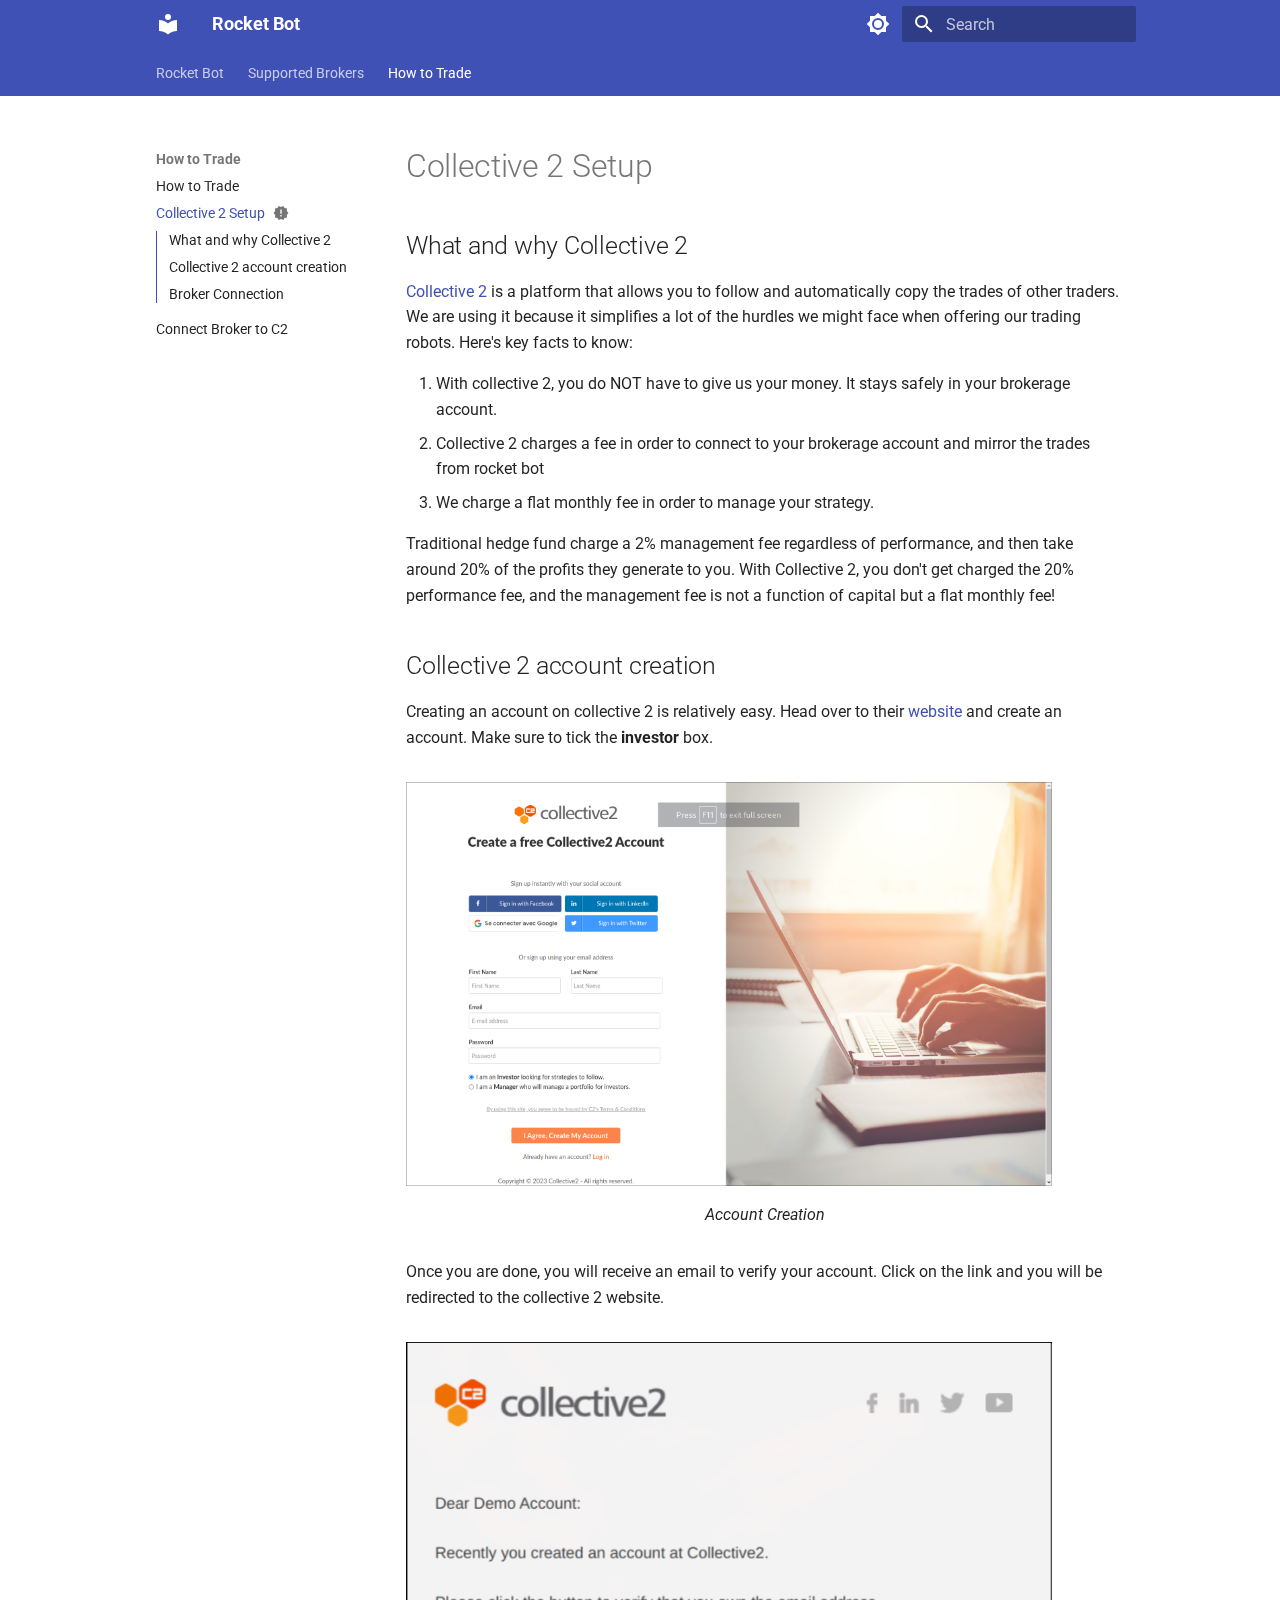
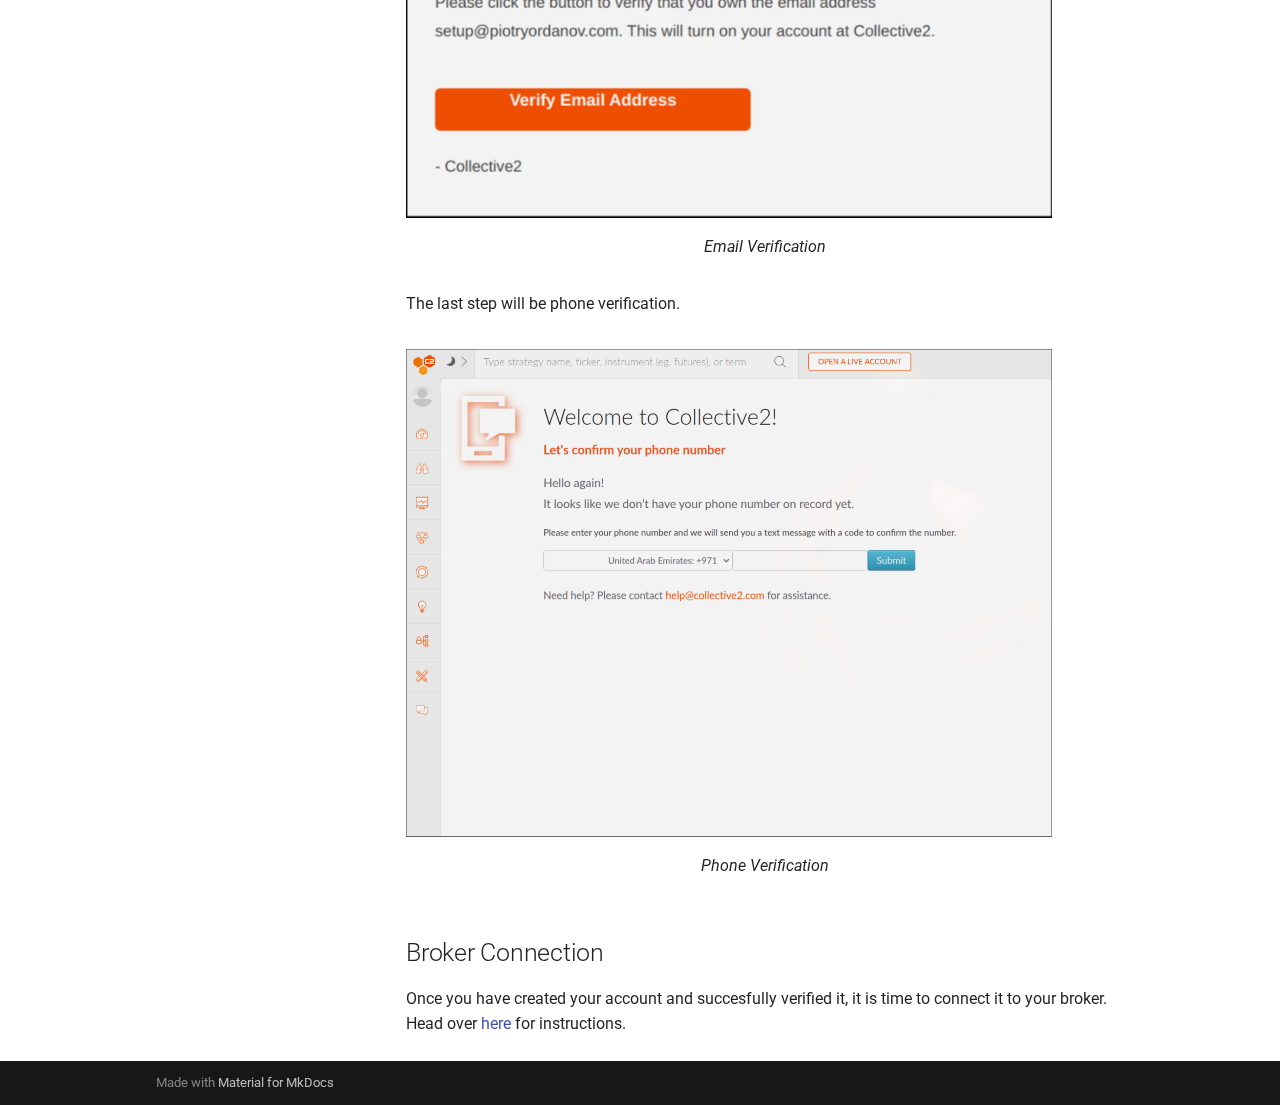
<file: howto/collective2_setup/index.html>
<!doctype html>
<html lang="en" class="no-js">
  <head>
    
      <meta charset="utf-8">
      <meta name="viewport" content="width=device-width,initial-scale=1">
      
      
      
      
        <link rel="prev" href="../">
      
      
        <link rel="next" href="../collective2_connect/">
      
      
      <link rel="icon" href="../../assets/images/favicon.png">
      <meta name="generator" content="mkdocs-1.5.3, mkdocs-material-9.4.8">
    
    
      
        <title>Collective 2 Setup - Rocket Bot</title>
      
    
    
      <link rel="stylesheet" href="../../assets/stylesheets/main.4b4a2bd9.min.css">
      
        
        <link rel="stylesheet" href="../../assets/stylesheets/palette.356b1318.min.css">
      
      


    
    
      
    
    
      
        
        
        <link rel="preconnect" href="https://fonts.gstatic.com" crossorigin>
        <link rel="stylesheet" href="https://fonts.googleapis.com/css?family=Roboto:300,300i,400,400i,700,700i%7CRoboto+Mono:400,400i,700,700i&display=fallback">
        <style>:root{--md-text-font:"Roboto";--md-code-font:"Roboto Mono"}</style>
      
    
    
      <link rel="stylesheet" href="../../stylesheets/styles.css">
    
    <script>__md_scope=new URL("../..",location),__md_hash=e=>[...e].reduce((e,_)=>(e<<5)-e+_.charCodeAt(0),0),__md_get=(e,_=localStorage,t=__md_scope)=>JSON.parse(_.getItem(t.pathname+"."+e)),__md_set=(e,_,t=localStorage,a=__md_scope)=>{try{t.setItem(a.pathname+"."+e,JSON.stringify(_))}catch(e){}}</script>
    
      

    
    
    
   <link href="../../assets/stylesheets/glightbox.min.css" rel="stylesheet"/><style>
        html.glightbox-open { overflow: initial; height: 100%; }
        .gslide-title { margin-top: 0px; user-select: text; }
        .gslide-desc { color: #666; user-select: text; }
        .gslide-image img { background: white; }
        
            .gscrollbar-fixer { padding-right: 15px; }
            .gdesc-inner { font-size: 0.75rem; }
            body[data-md-color-scheme="slate"] .gdesc-inner { background: var(--md-default-bg-color);}
            body[data-md-color-scheme="slate"] .gslide-title { color: var(--md-default-fg-color);}
            body[data-md-color-scheme="slate"] .gslide-desc { color: var(--md-default-fg-color);}
            </style> <script src="../../assets/javascripts/glightbox.min.js"></script></head>
  
  
    
    
      
    
    
    
    
    <body dir="ltr" data-md-color-scheme="default" data-md-color-primary="indigo" data-md-color-accent="indigo">
  
    
    
      <script>var palette=__md_get("__palette");if(palette&&"object"==typeof palette.color)for(var key of Object.keys(palette.color))document.body.setAttribute("data-md-color-"+key,palette.color[key])</script>
    
    <input class="md-toggle" data-md-toggle="drawer" type="checkbox" id="__drawer" autocomplete="off">
    <input class="md-toggle" data-md-toggle="search" type="checkbox" id="__search" autocomplete="off">
    <label class="md-overlay" for="__drawer"></label>
    <div data-md-component="skip">
      
        
        <a href="#collective-2-setup" class="md-skip">
          Skip to content
        </a>
      
    </div>
    <div data-md-component="announce">
      
    </div>
    
    
      

<header class="md-header" data-md-component="header">
  <nav class="md-header__inner md-grid" aria-label="Header">
    <a href="../.." title="Rocket Bot" class="md-header__button md-logo" aria-label="Rocket Bot" data-md-component="logo">
      
  
  <svg xmlns="http://www.w3.org/2000/svg" viewBox="0 0 24 24"><path d="M12 8a3 3 0 0 0 3-3 3 3 0 0 0-3-3 3 3 0 0 0-3 3 3 3 0 0 0 3 3m0 3.54C9.64 9.35 6.5 8 3 8v11c3.5 0 6.64 1.35 9 3.54 2.36-2.19 5.5-3.54 9-3.54V8c-3.5 0-6.64 1.35-9 3.54Z"/></svg>

    </a>
    <label class="md-header__button md-icon" for="__drawer">
      
      <svg xmlns="http://www.w3.org/2000/svg" viewBox="0 0 24 24"><path d="M3 6h18v2H3V6m0 5h18v2H3v-2m0 5h18v2H3v-2Z"/></svg>
    </label>
    <div class="md-header__title" data-md-component="header-title">
      <div class="md-header__ellipsis">
        <div class="md-header__topic">
          <span class="md-ellipsis">
            Rocket Bot
          </span>
        </div>
        <div class="md-header__topic" data-md-component="header-topic">
          <span class="md-ellipsis">
            
              Collective 2  Setup
            
          </span>
        </div>
      </div>
    </div>
    
      
        <form class="md-header__option" data-md-component="palette">
  
    
    
    
    <input class="md-option" data-md-color-media="(prefers-color-scheme: light)" data-md-color-scheme="default" data-md-color-primary="indigo" data-md-color-accent="indigo"  aria-label="Switch to dark mode"  type="radio" name="__palette" id="__palette_1">
    
      <label class="md-header__button md-icon" title="Switch to dark mode" for="__palette_2" hidden>
        <svg xmlns="http://www.w3.org/2000/svg" viewBox="0 0 24 24"><path d="M12 8a4 4 0 0 0-4 4 4 4 0 0 0 4 4 4 4 0 0 0 4-4 4 4 0 0 0-4-4m0 10a6 6 0 0 1-6-6 6 6 0 0 1 6-6 6 6 0 0 1 6 6 6 6 0 0 1-6 6m8-9.31V4h-4.69L12 .69 8.69 4H4v4.69L.69 12 4 15.31V20h4.69L12 23.31 15.31 20H20v-4.69L23.31 12 20 8.69Z"/></svg>
      </label>
    
  
    
    
    
    <input class="md-option" data-md-color-media="(prefers-color-scheme: dark)" data-md-color-scheme="slate" data-md-color-primary="indigo" data-md-color-accent="indigo"  aria-label="Switch to light mode"  type="radio" name="__palette" id="__palette_2">
    
      <label class="md-header__button md-icon" title="Switch to light mode" for="__palette_1" hidden>
        <svg xmlns="http://www.w3.org/2000/svg" viewBox="0 0 24 24"><path d="M12 18c-.89 0-1.74-.2-2.5-.55C11.56 16.5 13 14.42 13 12c0-2.42-1.44-4.5-3.5-5.45C10.26 6.2 11.11 6 12 6a6 6 0 0 1 6 6 6 6 0 0 1-6 6m8-9.31V4h-4.69L12 .69 8.69 4H4v4.69L.69 12 4 15.31V20h4.69L12 23.31 15.31 20H20v-4.69L23.31 12 20 8.69Z"/></svg>
      </label>
    
  
</form>
      
    
    
    
      <label class="md-header__button md-icon" for="__search">
        
        <svg xmlns="http://www.w3.org/2000/svg" viewBox="0 0 24 24"><path d="M9.5 3A6.5 6.5 0 0 1 16 9.5c0 1.61-.59 3.09-1.56 4.23l.27.27h.79l5 5-1.5 1.5-5-5v-.79l-.27-.27A6.516 6.516 0 0 1 9.5 16 6.5 6.5 0 0 1 3 9.5 6.5 6.5 0 0 1 9.5 3m0 2C7 5 5 7 5 9.5S7 14 9.5 14 14 12 14 9.5 12 5 9.5 5Z"/></svg>
      </label>
      <div class="md-search" data-md-component="search" role="dialog">
  <label class="md-search__overlay" for="__search"></label>
  <div class="md-search__inner" role="search">
    <form class="md-search__form" name="search">
      <input type="text" class="md-search__input" name="query" aria-label="Search" placeholder="Search" autocapitalize="off" autocorrect="off" autocomplete="off" spellcheck="false" data-md-component="search-query" required>
      <label class="md-search__icon md-icon" for="__search">
        
        <svg xmlns="http://www.w3.org/2000/svg" viewBox="0 0 24 24"><path d="M9.5 3A6.5 6.5 0 0 1 16 9.5c0 1.61-.59 3.09-1.56 4.23l.27.27h.79l5 5-1.5 1.5-5-5v-.79l-.27-.27A6.516 6.516 0 0 1 9.5 16 6.5 6.5 0 0 1 3 9.5 6.5 6.5 0 0 1 9.5 3m0 2C7 5 5 7 5 9.5S7 14 9.5 14 14 12 14 9.5 12 5 9.5 5Z"/></svg>
        
        <svg xmlns="http://www.w3.org/2000/svg" viewBox="0 0 24 24"><path d="M20 11v2H8l5.5 5.5-1.42 1.42L4.16 12l7.92-7.92L13.5 5.5 8 11h12Z"/></svg>
      </label>
      <nav class="md-search__options" aria-label="Search">
        
        <button type="reset" class="md-search__icon md-icon" title="Clear" aria-label="Clear" tabindex="-1">
          
          <svg xmlns="http://www.w3.org/2000/svg" viewBox="0 0 24 24"><path d="M19 6.41 17.59 5 12 10.59 6.41 5 5 6.41 10.59 12 5 17.59 6.41 19 12 13.41 17.59 19 19 17.59 13.41 12 19 6.41Z"/></svg>
        </button>
      </nav>
      
    </form>
    <div class="md-search__output">
      <div class="md-search__scrollwrap" data-md-scrollfix>
        <div class="md-search-result" data-md-component="search-result">
          <div class="md-search-result__meta">
            Initializing search
          </div>
          <ol class="md-search-result__list" role="presentation"></ol>
        </div>
      </div>
    </div>
  </div>
</div>
    
    
  </nav>
  
</header>
    
    <div class="md-container" data-md-component="container">
      
      
        
          
            
<nav class="md-tabs" aria-label="Tabs" data-md-component="tabs">
  <div class="md-grid">
    <ul class="md-tabs__list">
      
        
  
  
  
    
    
      <li class="md-tabs__item">
        <a href="../.." class="md-tabs__link">
          
  
  Rocket Bot

        </a>
      </li>
    
  

      
        
  
  
  
    
    
      <li class="md-tabs__item">
        <a href="../../brokers/" class="md-tabs__link">
          
  
  Supported Brokers

        </a>
      </li>
    
  

      
        
  
  
    
  
  
    
    
      <li class="md-tabs__item md-tabs__item--active">
        <a href="../" class="md-tabs__link">
          
  
  How to Trade

        </a>
      </li>
    
  

      
    </ul>
  </div>
</nav>
          
        
      
      <main class="md-main" data-md-component="main">
        <div class="md-main__inner md-grid">
          
            
              
              <div class="md-sidebar md-sidebar--primary" data-md-component="sidebar" data-md-type="navigation" >
                <div class="md-sidebar__scrollwrap">
                  <div class="md-sidebar__inner">
                    


  


  

<nav class="md-nav md-nav--primary md-nav--lifted md-nav--integrated" aria-label="Navigation" data-md-level="0">
  <label class="md-nav__title" for="__drawer">
    <a href="../.." title="Rocket Bot" class="md-nav__button md-logo" aria-label="Rocket Bot" data-md-component="logo">
      
  
  <svg xmlns="http://www.w3.org/2000/svg" viewBox="0 0 24 24"><path d="M12 8a3 3 0 0 0 3-3 3 3 0 0 0-3-3 3 3 0 0 0-3 3 3 3 0 0 0 3 3m0 3.54C9.64 9.35 6.5 8 3 8v11c3.5 0 6.64 1.35 9 3.54 2.36-2.19 5.5-3.54 9-3.54V8c-3.5 0-6.64 1.35-9 3.54Z"/></svg>

    </a>
    Rocket Bot
  </label>
  
  <ul class="md-nav__list" data-md-scrollfix>
    
      
      
  
  
  
    
    
    
    
    
      
      
    
    <li class="md-nav__item md-nav__item--section md-nav__item--nested">
      
        
        
        
          
        
        <input class="md-nav__toggle md-toggle md-toggle--indeterminate" type="checkbox" id="__nav_1" >
        
          
          <label class="md-nav__link" for="__nav_1" id="__nav_1_label" tabindex="">
            
  
  <span class="md-ellipsis">
    Rocket Bot
  </span>
  

            <span class="md-nav__icon md-icon"></span>
          </label>
        
        <nav class="md-nav" data-md-level="1" aria-labelledby="__nav_1_label" aria-expanded="false">
          <label class="md-nav__title" for="__nav_1">
            <span class="md-nav__icon md-icon"></span>
            Rocket Bot
          </label>
          <ul class="md-nav__list" data-md-scrollfix>
            
              
                
  
  
  
    <li class="md-nav__item">
      <a href="../.." class="md-nav__link">
        
  
  <span class="md-ellipsis">
    Welcome to Rocket Bot
  </span>
  

      </a>
    </li>
  

              
            
          </ul>
        </nav>
      
    </li>
  

    
      
      
  
  
  
    
    
    
    
    
      
      
    
    <li class="md-nav__item md-nav__item--section md-nav__item--nested">
      
        
        
        
          
        
        <input class="md-nav__toggle md-toggle md-toggle--indeterminate" type="checkbox" id="__nav_2" >
        
          
          <label class="md-nav__link" for="__nav_2" id="__nav_2_label" tabindex="">
            
  
  <span class="md-ellipsis">
    Supported Brokers
  </span>
  

            <span class="md-nav__icon md-icon"></span>
          </label>
        
        <nav class="md-nav" data-md-level="1" aria-labelledby="__nav_2_label" aria-expanded="false">
          <label class="md-nav__title" for="__nav_2">
            <span class="md-nav__icon md-icon"></span>
            Supported Brokers
          </label>
          <ul class="md-nav__list" data-md-scrollfix>
            
              
                
  
  
  
    <li class="md-nav__item">
      <a href="../../brokers/" class="md-nav__link">
        
  
  <span class="md-ellipsis">
    Supported Brokers
  </span>
  

      </a>
    </li>
  

              
            
              
                
  
  
  
    <li class="md-nav__item">
      <a href="../../brokers/ibkr_setup/" class="md-nav__link">
        
  
  <span class="md-ellipsis">
    Interactive Brokers
  </span>
  
    
  
  
    <span class="md-status md-status--new"></span>
  

  

      </a>
    </li>
  

              
            
              
                
  
  
  
    <li class="md-nav__item">
      <a href="../../brokers/amp_setup/" class="md-nav__link">
        
  
  <span class="md-ellipsis">
    AMP Futures
  </span>
  
    
  
  
    <span class="md-status md-status--new"></span>
  

  

      </a>
    </li>
  

              
            
          </ul>
        </nav>
      
    </li>
  

    
      
      
  
  
    
  
  
    
    
    
    
    
      
      
    
    <li class="md-nav__item md-nav__item--active md-nav__item--section md-nav__item--nested">
      
        
        
        
        <input class="md-nav__toggle md-toggle " type="checkbox" id="__nav_3" checked>
        
          
          <label class="md-nav__link" for="__nav_3" id="__nav_3_label" tabindex="">
            
  
  <span class="md-ellipsis">
    How to Trade
  </span>
  

            <span class="md-nav__icon md-icon"></span>
          </label>
        
        <nav class="md-nav" data-md-level="1" aria-labelledby="__nav_3_label" aria-expanded="true">
          <label class="md-nav__title" for="__nav_3">
            <span class="md-nav__icon md-icon"></span>
            How to Trade
          </label>
          <ul class="md-nav__list" data-md-scrollfix>
            
              
                
  
  
  
    <li class="md-nav__item">
      <a href="../" class="md-nav__link">
        
  
  <span class="md-ellipsis">
    How to Trade
  </span>
  

      </a>
    </li>
  

              
            
              
                
  
  
    
  
  
    <li class="md-nav__item md-nav__item--active">
      
      <input class="md-nav__toggle md-toggle" type="checkbox" id="__toc">
      
      
        
      
      
        <label class="md-nav__link md-nav__link--active" for="__toc">
          
  
  <span class="md-ellipsis">
    Collective 2  Setup
  </span>
  
    
  
  
    <span class="md-status md-status--new"></span>
  

  

          <span class="md-nav__icon md-icon"></span>
        </label>
      
      <a href="./" class="md-nav__link md-nav__link--active">
        
  
  <span class="md-ellipsis">
    Collective 2  Setup
  </span>
  
    
  
  
    <span class="md-status md-status--new"></span>
  

  

      </a>
      
        

<nav class="md-nav md-nav--secondary" aria-label="Table of contents">
  
  
  
    
  
  
    <label class="md-nav__title" for="__toc">
      <span class="md-nav__icon md-icon"></span>
      Table of contents
    </label>
    <ul class="md-nav__list" data-md-component="toc" data-md-scrollfix>
      
        <li class="md-nav__item">
  <a href="#what-and-why-collective-2" class="md-nav__link">
    What and why Collective 2
  </a>
  
</li>
      
        <li class="md-nav__item">
  <a href="#collective-2-account-creation" class="md-nav__link">
    Collective 2 account creation
  </a>
  
</li>
      
        <li class="md-nav__item">
  <a href="#broker-connection" class="md-nav__link">
    Broker Connection
  </a>
  
</li>
      
    </ul>
  
</nav>
      
    </li>
  

              
            
              
                
  
  
  
    <li class="md-nav__item">
      <a href="../collective2_connect/" class="md-nav__link">
        
  
  <span class="md-ellipsis">
    Connect Broker to C2
  </span>
  

      </a>
    </li>
  

              
            
          </ul>
        </nav>
      
    </li>
  

    
  </ul>
</nav>
                  </div>
                </div>
              </div>
            
            
          
          
            <div class="md-content" data-md-component="content">
              <article class="md-content__inner md-typeset">
                
                  


<h1 id="collective-2-setup">Collective 2  Setup</h1>
<h2 id="what-and-why-collective-2">What and why Collective 2</h2>
<p><a href="https://collective2.com/">Collective 2</a> is a platform that allows you to follow and automatically copy the trades of other traders. 
We are using it because it simplifies a lot of the hurdles we might face when offering our trading robots.
Here's key facts to know:</p>
<ol>
<li>With collective 2, you do NOT have to give us your money. It stays safely in your brokerage account.</li>
<li>Collective 2 charges a fee in order to connect to your brokerage account and mirror the trades from rocket bot</li>
<li>We charge a flat monthly fee in order to manage your strategy. </li>
</ol>
<p>Traditional hedge fund charge a 2% management fee regardless of performance, and then take around 20% of the profits they generate to you.
With Collective 2, you don't get charged the 20% performance fee, and the management fee is not a function of capital but a flat monthly fee!</p>
<h2 id="collective-2-account-creation">Collective 2 account creation</h2>
<p>Creating an account on collective 2 is relatively easy. Head over to their <a href="https://collective2.com/securesignup">website</a> and create an account.
Make sure to tick the <strong>investor</strong> box.</p>
<figure>
<p><a class="glightbox" href="../Pictures/c2/c2_register.png" data-type="image" data-width="100%" data-height="auto" data-desc-position="bottom"><img alt="Image title" src="../Pictures/c2/c2_register.png" width="90%" /></a>
  </p>
<figcaption>Account Creation</figcaption>
</figure>
<p>Once you are done, you will receive an email to verify your account. Click on the link and you will be redirected to the collective 2 website.</p>
<figure>
<p><a class="glightbox" href="../Pictures/c2/email_verification.png" data-type="image" data-width="100%" data-height="auto" data-desc-position="bottom"><img alt="Image title" src="../Pictures/c2/email_verification.png" width="90%" /></a>
  </p>
<figcaption>Email Verification</figcaption>
</figure>
<p>The last step will be phone verification.</p>
<figure>
<p><a class="glightbox" href="../Pictures/c2/phone_verification.png" data-type="image" data-width="100%" data-height="auto" data-desc-position="bottom"><img alt="Image title" src="../Pictures/c2/phone_verification.png" width="90%" /></a>
  </p>
<figcaption>Phone Verification</figcaption>
</figure>
<h2 id="broker-connection">Broker Connection</h2>
<p>Once you have created your account and succesfully verified it, it is time to connect it to your broker.
Head over <a href="/howto/collective2_connect">here</a> for instructions.</p>





                
              </article>
            </div>
          
          
        </div>
        
          <button type="button" class="md-top md-icon" data-md-component="top" hidden>
  
  <svg xmlns="http://www.w3.org/2000/svg" viewBox="0 0 24 24"><path d="M13 20h-2V8l-5.5 5.5-1.42-1.42L12 4.16l7.92 7.92-1.42 1.42L13 8v12Z"/></svg>
  Back to top
</button>
        
      </main>
      
        <footer class="md-footer">
  
  <div class="md-footer-meta md-typeset">
    <div class="md-footer-meta__inner md-grid">
      <div class="md-copyright">
  
  
    Made with
    <a href="https://squidfunk.github.io/mkdocs-material/" target="_blank" rel="noopener">
      Material for MkDocs
    </a>
  
</div>
      
    </div>
  </div>
</footer>
      
    </div>
    <div class="md-dialog" data-md-component="dialog">
      <div class="md-dialog__inner md-typeset"></div>
    </div>
    
    
    <script id="__config" type="application/json">{"base": "../..", "features": ["content.code.copy", "content.code.annotate", "toc.integrate", "content.tooltips", "header.autohide", "navigation.tabs", "navigation.path", "navigation.tracking", "navigation.top", "navigation.expand"], "search": "../../assets/javascripts/workers/search.f886a092.min.js", "translations": {"clipboard.copied": "Copied to clipboard", "clipboard.copy": "Copy to clipboard", "search.result.more.one": "1 more on this page", "search.result.more.other": "# more on this page", "search.result.none": "No matching documents", "search.result.one": "1 matching document", "search.result.other": "# matching documents", "search.result.placeholder": "Type to start searching", "search.result.term.missing": "Missing", "select.version": "Select version"}}</script>
    
    
      <script src="../../assets/javascripts/bundle.81fa17fe.min.js"></script>
      
    
  <script>document$.subscribe(() => {const lightbox = GLightbox({"touchNavigation": true, "loop": false, "zoomable": true, "draggable": true, "openEffect": "zoom", "closeEffect": "zoom", "slideEffect": "slide"});})</script></body>
</html>
</file>
<file: stylesheets/styles.css>
@keyframes pulse {
    0% {
        transform: scale(.95)
    }

    75% {
        transform: scale(1)
    }

    to {
        transform: scale(.95)
    }
}
.md-typeset .mdx-pulse {
    animation: pulse 2s infinite;
    color: #526cfe;
}
.md-grid {
    max-width: 50rem;
}
</file>
<file: assets/stylesheets/main.4b4a2bd9.min.css>
@charset "UTF-8";html{-webkit-text-size-adjust:none;-moz-text-size-adjust:none;text-size-adjust:none;box-sizing:border-box}*,:after,:before{box-sizing:inherit}@media (prefers-reduced-motion){*,:after,:before{transition:none!important}}body{margin:0}a,button,input,label{-webkit-tap-highlight-color:transparent}a{color:inherit;text-decoration:none}hr{border:0;box-sizing:initial;display:block;height:.05rem;overflow:visible;padding:0}small{font-size:80%}sub,sup{line-height:1em}img{border-style:none}table{border-collapse:initial;border-spacing:0}td,th{font-weight:400;vertical-align:top}button{background:#0000;border:0;font-family:inherit;font-size:inherit;margin:0;padding:0}input{border:0;outline:none}:root{--md-primary-fg-color:#4051b5;--md-primary-fg-color--light:#5d6cc0;--md-primary-fg-color--dark:#303fa1;--md-primary-bg-color:#fff;--md-primary-bg-color--light:#ffffffb3;--md-accent-fg-color:#526cfe;--md-accent-fg-color--transparent:#526cfe1a;--md-accent-bg-color:#fff;--md-accent-bg-color--light:#ffffffb3}[data-md-color-scheme=default]{color-scheme:light}[data-md-color-scheme=default] img[src$="#gh-dark-mode-only"],[data-md-color-scheme=default] img[src$="#only-dark"]{display:none}:root,[data-md-color-scheme=default]{--md-hue:225deg;--md-default-fg-color:#000000de;--md-default-fg-color--light:#0000008a;--md-default-fg-color--lighter:#00000052;--md-default-fg-color--lightest:#00000012;--md-default-bg-color:#fff;--md-default-bg-color--light:#ffffffb3;--md-default-bg-color--lighter:#ffffff4d;--md-default-bg-color--lightest:#ffffff1f;--md-code-fg-color:#36464e;--md-code-bg-color:#f5f5f5;--md-code-hl-color:#4287ff;--md-code-hl-color--light:#4287ff1a;--md-code-hl-number-color:#d52a2a;--md-code-hl-special-color:#db1457;--md-code-hl-function-color:#a846b9;--md-code-hl-constant-color:#6e59d9;--md-code-hl-keyword-color:#3f6ec6;--md-code-hl-string-color:#1c7d4d;--md-code-hl-name-color:var(--md-code-fg-color);--md-code-hl-operator-color:var(--md-default-fg-color--light);--md-code-hl-punctuation-color:var(--md-default-fg-color--light);--md-code-hl-comment-color:var(--md-default-fg-color--light);--md-code-hl-generic-color:var(--md-default-fg-color--light);--md-code-hl-variable-color:var(--md-default-fg-color--light);--md-typeset-color:var(--md-default-fg-color);--md-typeset-a-color:var(--md-primary-fg-color);--md-typeset-del-color:#f5503d26;--md-typeset-ins-color:#0bd57026;--md-typeset-kbd-color:#fafafa;--md-typeset-kbd-accent-color:#fff;--md-typeset-kbd-border-color:#b8b8b8;--md-typeset-mark-color:#ffff0080;--md-typeset-table-color:#0000001f;--md-typeset-table-color--light:rgba(0,0,0,.035);--md-admonition-fg-color:var(--md-default-fg-color);--md-admonition-bg-color:var(--md-default-bg-color);--md-warning-fg-color:#000000de;--md-warning-bg-color:#ff9;--md-footer-fg-color:#fff;--md-footer-fg-color--light:#ffffffb3;--md-footer-fg-color--lighter:#ffffff73;--md-footer-bg-color:#000000de;--md-footer-bg-color--dark:#00000052;--md-shadow-z1:0 0.2rem 0.5rem #0000000d,0 0 0.05rem #0000001a;--md-shadow-z2:0 0.2rem 0.5rem #0000001a,0 0 0.05rem #00000040;--md-shadow-z3:0 0.2rem 0.5rem #0003,0 0 0.05rem #00000059}.md-icon svg{fill:currentcolor;display:block;height:1.2rem;width:1.2rem}body{-webkit-font-smoothing:antialiased;-moz-osx-font-smoothing:grayscale;--md-text-font-family:var(--md-text-font,_),-apple-system,BlinkMacSystemFont,Helvetica,Arial,sans-serif;--md-code-font-family:var(--md-code-font,_),SFMono-Regular,Consolas,Menlo,monospace}aside,body,input{font-feature-settings:"kern","liga";color:var(--md-typeset-color);font-family:var(--md-text-font-family)}code,kbd,pre{font-feature-settings:"kern";font-family:var(--md-code-font-family)}:root{--md-typeset-table-sort-icon:url('data:image/svg+xml;charset=utf-8,<svg xmlns="http://www.w3.org/2000/svg" viewBox="0 0 24 24"><path d="m18 21-4-4h3V7h-3l4-4 4 4h-3v10h3M2 19v-2h10v2M2 13v-2h7v2M2 7V5h4v2H2Z"/></svg>');--md-typeset-table-sort-icon--asc:url('data:image/svg+xml;charset=utf-8,<svg xmlns="http://www.w3.org/2000/svg" viewBox="0 0 24 24"><path d="M19 17h3l-4 4-4-4h3V3h2M2 17h10v2H2M6 5v2H2V5m0 6h7v2H2v-2Z"/></svg>');--md-typeset-table-sort-icon--desc:url('data:image/svg+xml;charset=utf-8,<svg xmlns="http://www.w3.org/2000/svg" viewBox="0 0 24 24"><path d="M19 7h3l-4-4-4 4h3v14h2M2 17h10v2H2M6 5v2H2V5m0 6h7v2H2v-2Z"/></svg>')}.md-typeset{-webkit-print-color-adjust:exact;color-adjust:exact;font-size:.8rem;line-height:1.6}@media print{.md-typeset{font-size:.68rem}}.md-typeset blockquote,.md-typeset dl,.md-typeset figure,.md-typeset ol,.md-typeset pre,.md-typeset ul{margin-bottom:1em;margin-top:1em}.md-typeset h1{color:var(--md-default-fg-color--light);font-size:2em;line-height:1.3;margin:0 0 1.25em}.md-typeset h1,.md-typeset h2{font-weight:300;letter-spacing:-.01em}.md-typeset h2{font-size:1.5625em;line-height:1.4;margin:1.6em 0 .64em}.md-typeset h3{font-size:1.25em;font-weight:400;letter-spacing:-.01em;line-height:1.5;margin:1.6em 0 .8em}.md-typeset h2+h3{margin-top:.8em}.md-typeset h4{font-weight:700;letter-spacing:-.01em;margin:1em 0}.md-typeset h5,.md-typeset h6{color:var(--md-default-fg-color--light);font-size:.8em;font-weight:700;letter-spacing:-.01em;margin:1.25em 0}.md-typeset h5{text-transform:uppercase}.md-typeset hr{border-bottom:.05rem solid var(--md-default-fg-color--lightest);display:flow-root;margin:1.5em 0}.md-typeset a{color:var(--md-typeset-a-color);word-break:break-word}.md-typeset a,.md-typeset a:before{transition:color 125ms}.md-typeset a:focus,.md-typeset a:hover{color:var(--md-accent-fg-color)}.md-typeset a:focus code,.md-typeset a:hover code{background-color:var(--md-accent-fg-color--transparent)}.md-typeset a code{color:currentcolor;transition:background-color 125ms}.md-typeset a.focus-visible{outline-color:var(--md-accent-fg-color);outline-offset:.2rem}.md-typeset code,.md-typeset kbd,.md-typeset pre{color:var(--md-code-fg-color);direction:ltr;font-variant-ligatures:none}@media print{.md-typeset code,.md-typeset kbd,.md-typeset pre{white-space:pre-wrap}}.md-typeset code{background-color:var(--md-code-bg-color);border-radius:.1rem;-webkit-box-decoration-break:clone;box-decoration-break:clone;font-size:.85em;padding:0 .2941176471em;word-break:break-word}.md-typeset code:not(.focus-visible){-webkit-tap-highlight-color:transparent;outline:none}.md-typeset pre{display:flow-root;line-height:1.4;position:relative}.md-typeset pre>code{-webkit-box-decoration-break:slice;box-decoration-break:slice;box-shadow:none;display:block;margin:0;outline-color:var(--md-accent-fg-color);overflow:auto;padding:.7720588235em 1.1764705882em;scrollbar-color:var(--md-default-fg-color--lighter) #0000;scrollbar-width:thin;touch-action:auto;word-break:normal}.md-typeset pre>code:hover{scrollbar-color:var(--md-accent-fg-color) #0000}.md-typeset pre>code::-webkit-scrollbar{height:.2rem;width:.2rem}.md-typeset pre>code::-webkit-scrollbar-thumb{background-color:var(--md-default-fg-color--lighter)}.md-typeset pre>code::-webkit-scrollbar-thumb:hover{background-color:var(--md-accent-fg-color)}.md-typeset kbd{background-color:var(--md-typeset-kbd-color);border-radius:.1rem;box-shadow:0 .1rem 0 .05rem var(--md-typeset-kbd-border-color),0 .1rem 0 var(--md-typeset-kbd-border-color),0 -.1rem .2rem var(--md-typeset-kbd-accent-color) inset;color:var(--md-default-fg-color);display:inline-block;font-size:.75em;padding:0 .6666666667em;vertical-align:text-top;word-break:break-word}.md-typeset mark{background-color:var(--md-typeset-mark-color);-webkit-box-decoration-break:clone;box-decoration-break:clone;color:inherit;word-break:break-word}.md-typeset abbr{border-bottom:.05rem dotted var(--md-default-fg-color--light);cursor:help;text-decoration:none}@media (hover:none){.md-typeset abbr[title]:focus:after,.md-typeset abbr[title]:hover:after{background-color:var(--md-default-fg-color);border-radius:.1rem;box-shadow:var(--md-shadow-z3);color:var(--md-default-bg-color);content:attr(title);font-size:.7rem;left:.8rem;margin-top:2em;padding:.2rem .3rem;position:absolute;right:.8rem}}.md-typeset small{opacity:.75}[dir=ltr] .md-typeset sub,[dir=ltr] .md-typeset sup{margin-left:.078125em}[dir=rtl] .md-typeset sub,[dir=rtl] .md-typeset sup{margin-right:.078125em}[dir=ltr] .md-typeset blockquote{padding-left:.6rem}[dir=rtl] .md-typeset blockquote{padding-right:.6rem}[dir=ltr] .md-typeset blockquote{border-left:.2rem solid var(--md-default-fg-color--lighter)}[dir=rtl] .md-typeset blockquote{border-right:.2rem solid var(--md-default-fg-color--lighter)}.md-typeset blockquote{color:var(--md-default-fg-color--light);margin-left:0;margin-right:0}.md-typeset ul{list-style-type:disc}[dir=ltr] .md-typeset ol,[dir=ltr] .md-typeset ul{margin-left:.625em}[dir=rtl] .md-typeset ol,[dir=rtl] .md-typeset ul{margin-right:.625em}.md-typeset ol,.md-typeset ul{padding:0}.md-typeset ol:not([hidden]),.md-typeset ul:not([hidden]){display:flow-root}.md-typeset ol ol,.md-typeset ul ol{list-style-type:lower-alpha}.md-typeset ol ol ol,.md-typeset ul ol ol{list-style-type:lower-roman}[dir=ltr] .md-typeset ol li,[dir=ltr] .md-typeset ul li{margin-left:1.25em}[dir=rtl] .md-typeset ol li,[dir=rtl] .md-typeset ul li{margin-right:1.25em}.md-typeset ol li,.md-typeset ul li{margin-bottom:.5em}.md-typeset ol li blockquote,.md-typeset ol li p,.md-typeset ul li blockquote,.md-typeset ul li p{margin:.5em 0}.md-typeset ol li:last-child,.md-typeset ul li:last-child{margin-bottom:0}[dir=ltr] .md-typeset ol li ol,[dir=ltr] .md-typeset ol li ul,[dir=ltr] .md-typeset ul li ol,[dir=ltr] .md-typeset ul li ul{margin-left:.625em}[dir=rtl] .md-typeset ol li ol,[dir=rtl] .md-typeset ol li ul,[dir=rtl] .md-typeset ul li ol,[dir=rtl] .md-typeset ul li ul{margin-right:.625em}.md-typeset ol li ol,.md-typeset ol li ul,.md-typeset ul li ol,.md-typeset ul li ul{margin-bottom:.5em;margin-top:.5em}[dir=ltr] .md-typeset dd{margin-left:1.875em}[dir=rtl] .md-typeset dd{margin-right:1.875em}.md-typeset dd{margin-bottom:1.5em;margin-top:1em}.md-typeset img,.md-typeset svg,.md-typeset video{height:auto;max-width:100%}.md-typeset img[align=left]{margin:1em 1em 1em 0}.md-typeset img[align=right]{margin:1em 0 1em 1em}.md-typeset img[align]:only-child{margin-top:0}.md-typeset figure{display:flow-root;margin:1em auto;max-width:100%;text-align:center;width:-webkit-fit-content;width:-moz-fit-content;width:fit-content}.md-typeset figure img{display:block}.md-typeset figcaption{font-style:italic;margin:1em auto;max-width:24rem}.md-typeset iframe{max-width:100%}.md-typeset table:not([class]){background-color:var(--md-default-bg-color);border:.05rem solid var(--md-typeset-table-color);border-radius:.1rem;display:inline-block;font-size:.64rem;max-width:100%;overflow:auto;touch-action:auto}@media print{.md-typeset table:not([class]){display:table}}.md-typeset table:not([class])+*{margin-top:1.5em}.md-typeset table:not([class]) td>:first-child,.md-typeset table:not([class]) th>:first-child{margin-top:0}.md-typeset table:not([class]) td>:last-child,.md-typeset table:not([class]) th>:last-child{margin-bottom:0}.md-typeset table:not([class]) td:not([align]),.md-typeset table:not([class]) th:not([align]){text-align:left}[dir=rtl] .md-typeset table:not([class]) td:not([align]),[dir=rtl] .md-typeset table:not([class]) th:not([align]){text-align:right}.md-typeset table:not([class]) th{font-weight:700;min-width:5rem;padding:.9375em 1.25em;vertical-align:top}.md-typeset table:not([class]) td{border-top:.05rem solid var(--md-typeset-table-color);padding:.9375em 1.25em;vertical-align:top}.md-typeset table:not([class]) tbody tr{transition:background-color 125ms}.md-typeset table:not([class]) tbody tr:hover{background-color:var(--md-typeset-table-color--light);box-shadow:0 .05rem 0 var(--md-default-bg-color) inset}.md-typeset table:not([class]) a{word-break:normal}.md-typeset table th[role=columnheader]{cursor:pointer}[dir=ltr] .md-typeset table th[role=columnheader]:after{margin-left:.5em}[dir=rtl] .md-typeset table th[role=columnheader]:after{margin-right:.5em}.md-typeset table th[role=columnheader]:after{content:"";display:inline-block;height:1.2em;-webkit-mask-image:var(--md-typeset-table-sort-icon);mask-image:var(--md-typeset-table-sort-icon);-webkit-mask-repeat:no-repeat;mask-repeat:no-repeat;-webkit-mask-size:contain;mask-size:contain;transition:background-color 125ms;vertical-align:text-bottom;width:1.2em}.md-typeset table th[role=columnheader]:hover:after{background-color:var(--md-default-fg-color--lighter)}.md-typeset table th[role=columnheader][aria-sort=ascending]:after{background-color:var(--md-default-fg-color--light);-webkit-mask-image:var(--md-typeset-table-sort-icon--asc);mask-image:var(--md-typeset-table-sort-icon--asc)}.md-typeset table th[role=columnheader][aria-sort=descending]:after{background-color:var(--md-default-fg-color--light);-webkit-mask-image:var(--md-typeset-table-sort-icon--desc);mask-image:var(--md-typeset-table-sort-icon--desc)}.md-typeset__scrollwrap{margin:1em -.8rem;overflow-x:auto;touch-action:auto}.md-typeset__table{display:inline-block;margin-bottom:.5em;padding:0 .8rem}@media print{.md-typeset__table{display:block}}html .md-typeset__table table{display:table;margin:0;overflow:hidden;width:100%}@media screen and (max-width:44.984375em){.md-content__inner>pre{margin:1em -.8rem}.md-content__inner>pre code{border-radius:0}}.md-typeset .md-author{display:block;flex-shrink:0;height:1.6rem;overflow:hidden;position:relative;transition:color 125ms,transform 125ms;width:1.6rem}.md-typeset .md-author img{border-radius:100%;display:block}.md-typeset .md-author--more{background:var(--md-default-fg-color--lightest);color:var(--md-default-fg-color--lighter);font-size:.6rem;font-weight:700;line-height:1.6rem;text-align:center}.md-typeset .md-author--long{height:2.4rem;width:2.4rem}.md-typeset a.md-author{transform:scale(1)}.md-typeset a.md-author img{filter:grayscale(100%) opacity(75%);transition:filter 125ms}.md-typeset a.md-author:focus,.md-typeset a.md-author:hover{transform:scale(1.1);z-index:1}.md-typeset a.md-author:focus img,.md-typeset a.md-author:hover img{filter:grayscale(0)}.md-banner{background-color:var(--md-footer-bg-color);color:var(--md-footer-fg-color);overflow:auto}@media print{.md-banner{display:none}}.md-banner--warning{background-color:var(--md-warning-bg-color);color:var(--md-warning-fg-color)}.md-banner__inner{font-size:.7rem;margin:.6rem auto;padding:0 .8rem}[dir=ltr] .md-banner__button{float:right}[dir=rtl] .md-banner__button{float:left}.md-banner__button{color:inherit;cursor:pointer;transition:opacity .25s}.no-js .md-banner__button{display:none}.md-banner__button:hover{opacity:.7}html{font-size:125%;height:100%;overflow-x:hidden}@media screen and (min-width:100em){html{font-size:137.5%}}@media screen and (min-width:125em){html{font-size:150%}}body{background-color:var(--md-default-bg-color);display:flex;flex-direction:column;font-size:.5rem;min-height:100%;position:relative;width:100%}@media print{body{display:block}}@media screen and (max-width:59.984375em){body[data-md-scrolllock]{position:fixed}}.md-grid{margin-left:auto;margin-right:auto;max-width:61rem}.md-container{display:flex;flex-direction:column;flex-grow:1}@media print{.md-container{display:block}}.md-main{flex-grow:1}.md-main__inner{display:flex;height:100%;margin-top:1.5rem}.md-ellipsis{overflow:hidden;text-overflow:ellipsis}.md-toggle{display:none}.md-option{height:0;opacity:0;position:absolute;width:0}.md-option:checked+label:not([hidden]){display:block}.md-option.focus-visible+label{outline-color:var(--md-accent-fg-color);outline-style:auto}.md-skip{background-color:var(--md-default-fg-color);border-radius:.1rem;color:var(--md-default-bg-color);font-size:.64rem;margin:.5rem;opacity:0;outline-color:var(--md-accent-fg-color);padding:.3rem .5rem;position:fixed;transform:translateY(.4rem);z-index:-1}.md-skip:focus{opacity:1;transform:translateY(0);transition:transform .25s cubic-bezier(.4,0,.2,1),opacity 175ms 75ms;z-index:10}@page{margin:25mm}:root{--md-clipboard-icon:url('data:image/svg+xml;charset=utf-8,<svg xmlns="http://www.w3.org/2000/svg" viewBox="0 0 24 24"><path d="M19 21H8V7h11m0-2H8a2 2 0 0 0-2 2v14a2 2 0 0 0 2 2h11a2 2 0 0 0 2-2V7a2 2 0 0 0-2-2m-3-4H4a2 2 0 0 0-2 2v14h2V3h12V1Z"/></svg>')}.md-clipboard{border-radius:.1rem;color:var(--md-default-fg-color--lightest);cursor:pointer;height:1.5em;outline-color:var(--md-accent-fg-color);outline-offset:.1rem;position:absolute;right:.5em;top:.5em;transition:color .25s;width:1.5em;z-index:1}@media print{.md-clipboard{display:none}}.md-clipboard:not(.focus-visible){-webkit-tap-highlight-color:transparent;outline:none}:hover>.md-clipboard{color:var(--md-default-fg-color--light)}.md-clipboard:focus,.md-clipboard:hover{color:var(--md-accent-fg-color)}.md-clipboard:after{background-color:currentcolor;content:"";display:block;height:1.125em;margin:0 auto;-webkit-mask-image:var(--md-clipboard-icon);mask-image:var(--md-clipboard-icon);-webkit-mask-position:center;mask-position:center;-webkit-mask-repeat:no-repeat;mask-repeat:no-repeat;-webkit-mask-size:contain;mask-size:contain;width:1.125em}.md-clipboard--inline{cursor:pointer}.md-clipboard--inline code{transition:color .25s,background-color .25s}.md-clipboard--inline:focus code,.md-clipboard--inline:hover code{background-color:var(--md-accent-fg-color--transparent);color:var(--md-accent-fg-color)}@keyframes consent{0%{opacity:0;transform:translateY(100%)}to{opacity:1;transform:translateY(0)}}@keyframes overlay{0%{opacity:0}to{opacity:1}}.md-consent__overlay{animation:overlay .25s both;-webkit-backdrop-filter:blur(.1rem);backdrop-filter:blur(.1rem);background-color:#0000008a;height:100%;opacity:1;position:fixed;top:0;width:100%;z-index:5}.md-consent__inner{animation:consent .5s cubic-bezier(.1,.7,.1,1) both;background-color:var(--md-default-bg-color);border:0;border-radius:.1rem;bottom:0;box-shadow:0 0 .2rem #0000001a,0 .2rem .4rem #0003;max-height:100%;overflow:auto;padding:0;position:fixed;width:100%;z-index:5}.md-consent__form{padding:.8rem}.md-consent__settings{display:none;margin:1em 0}input:checked+.md-consent__settings{display:block}.md-consent__controls{margin-bottom:.8rem}.md-typeset .md-consent__controls .md-button{display:inline}@media screen and (max-width:44.984375em){.md-typeset .md-consent__controls .md-button{display:block;margin-top:.4rem;text-align:center;width:100%}}.md-consent label{cursor:pointer}.md-content{flex-grow:1;min-width:0}.md-content__inner{margin:0 .8rem 1.2rem;padding-top:.6rem}@media screen and (min-width:76.25em){[dir=ltr] .md-sidebar--primary:not([hidden])~.md-content>.md-content__inner{margin-left:1.2rem}[dir=ltr] .md-sidebar--secondary:not([hidden])~.md-content>.md-content__inner,[dir=rtl] .md-sidebar--primary:not([hidden])~.md-content>.md-content__inner{margin-right:1.2rem}[dir=rtl] .md-sidebar--secondary:not([hidden])~.md-content>.md-content__inner{margin-left:1.2rem}}.md-content__inner:before{content:"";display:block;height:.4rem}.md-content__inner>:last-child{margin-bottom:0}[dir=ltr] .md-content__button{float:right}[dir=rtl] .md-content__button{float:left}[dir=ltr] .md-content__button{margin-left:.4rem}[dir=rtl] .md-content__button{margin-right:.4rem}.md-content__button{margin:.4rem 0;padding:0}@media print{.md-content__button{display:none}}.md-typeset .md-content__button{color:var(--md-default-fg-color--lighter)}.md-content__button svg{display:inline;vertical-align:top}[dir=rtl] .md-content__button svg{transform:scaleX(-1)}[dir=ltr] .md-dialog{right:.8rem}[dir=rtl] .md-dialog{left:.8rem}.md-dialog{background-color:var(--md-default-fg-color);border-radius:.1rem;bottom:.8rem;box-shadow:var(--md-shadow-z3);min-width:11.1rem;opacity:0;padding:.4rem .6rem;pointer-events:none;position:fixed;transform:translateY(100%);transition:transform 0ms .4s,opacity .4s;z-index:4}@media print{.md-dialog{display:none}}.md-dialog--active{opacity:1;pointer-events:auto;transform:translateY(0);transition:transform .4s cubic-bezier(.075,.85,.175,1),opacity .4s}.md-dialog__inner{color:var(--md-default-bg-color);font-size:.7rem}.md-feedback{margin:2em 0 1em;text-align:center}.md-feedback fieldset{border:none;margin:0;padding:0}.md-feedback__title{font-weight:700;margin:1em auto}.md-feedback__inner{position:relative}.md-feedback__list{display:flex;flex-wrap:wrap;place-content:baseline center;position:relative}.md-feedback__list:hover .md-icon:not(:disabled){color:var(--md-default-fg-color--lighter)}:disabled .md-feedback__list{min-height:1.8rem}.md-feedback__icon{color:var(--md-default-fg-color--light);cursor:pointer;flex-shrink:0;margin:0 .1rem;transition:color 125ms}.md-feedback__icon:not(:disabled).md-icon:hover{color:var(--md-accent-fg-color)}.md-feedback__icon:disabled{color:var(--md-default-fg-color--lightest);pointer-events:none}.md-feedback__note{opacity:0;position:relative;transform:translateY(.4rem);transition:transform .4s cubic-bezier(.1,.7,.1,1),opacity .15s}.md-feedback__note>*{margin:0 auto;max-width:16rem}:disabled .md-feedback__note{opacity:1;transform:translateY(0)}.md-footer{background-color:var(--md-footer-bg-color);color:var(--md-footer-fg-color)}@media print{.md-footer{display:none}}.md-footer__inner{justify-content:space-between;overflow:auto;padding:.2rem}.md-footer__inner:not([hidden]){display:flex}.md-footer__link{align-items:end;display:flex;flex-grow:0.01;margin-bottom:.4rem;margin-top:1rem;max-width:100%;outline-color:var(--md-accent-fg-color);overflow:hidden;transition:opacity .25s}.md-footer__link:focus,.md-footer__link:hover{opacity:.7}[dir=rtl] .md-footer__link svg{transform:scaleX(-1)}@media screen and (max-width:44.984375em){.md-footer__link--prev{flex-shrink:0}.md-footer__link--prev .md-footer__title{display:none}}[dir=ltr] .md-footer__link--next{margin-left:auto}[dir=rtl] .md-footer__link--next{margin-right:auto}.md-footer__link--next{text-align:right}[dir=rtl] .md-footer__link--next{text-align:left}.md-footer__title{flex-grow:1;font-size:.9rem;margin-bottom:.7rem;max-width:calc(100% - 2.4rem);padding:0 1rem;white-space:nowrap}.md-footer__button{margin:.2rem;padding:.4rem}.md-footer__direction{font-size:.64rem;opacity:.7}.md-footer-meta{background-color:var(--md-footer-bg-color--dark)}.md-footer-meta__inner{display:flex;flex-wrap:wrap;justify-content:space-between;padding:.2rem}html .md-footer-meta.md-typeset a{color:var(--md-footer-fg-color--light)}html .md-footer-meta.md-typeset a:focus,html .md-footer-meta.md-typeset a:hover{color:var(--md-footer-fg-color)}.md-copyright{color:var(--md-footer-fg-color--lighter);font-size:.64rem;margin:auto .6rem;padding:.4rem 0;width:100%}@media screen and (min-width:45em){.md-copyright{width:auto}}.md-copyright__highlight{color:var(--md-footer-fg-color--light)}.md-social{display:inline-flex;gap:.2rem;margin:0 .4rem;padding:.2rem 0 .6rem}@media screen and (min-width:45em){.md-social{padding:.6rem 0}}.md-social__link{display:inline-block;height:1.6rem;text-align:center;width:1.6rem}.md-social__link:before{line-height:1.9}.md-social__link svg{fill:currentcolor;max-height:.8rem;vertical-align:-25%}.md-typeset .md-button{border:.1rem solid;border-radius:.1rem;color:var(--md-primary-fg-color);cursor:pointer;display:inline-block;font-weight:700;padding:.625em 2em;transition:color 125ms,background-color 125ms,border-color 125ms}.md-typeset .md-button--primary{background-color:var(--md-primary-fg-color);border-color:var(--md-primary-fg-color);color:var(--md-primary-bg-color)}.md-typeset .md-button:focus,.md-typeset .md-button:hover{background-color:var(--md-accent-fg-color);border-color:var(--md-accent-fg-color);color:var(--md-accent-bg-color)}[dir=ltr] .md-typeset .md-input{border-top-left-radius:.1rem}[dir=ltr] .md-typeset .md-input,[dir=rtl] .md-typeset .md-input{border-top-right-radius:.1rem}[dir=rtl] .md-typeset .md-input{border-top-left-radius:.1rem}.md-typeset .md-input{border-bottom:.1rem solid var(--md-default-fg-color--lighter);box-shadow:var(--md-shadow-z1);font-size:.8rem;height:1.8rem;padding:0 .6rem;transition:border .25s,box-shadow .25s}.md-typeset .md-input:focus,.md-typeset .md-input:hover{border-bottom-color:var(--md-accent-fg-color);box-shadow:var(--md-shadow-z2)}.md-typeset .md-input--stretch{width:100%}.md-header{background-color:var(--md-primary-fg-color);box-shadow:0 0 .2rem #0000,0 .2rem .4rem #0000;color:var(--md-primary-bg-color);display:block;left:0;position:sticky;right:0;top:0;z-index:4}@media print{.md-header{display:none}}.md-header[hidden]{transform:translateY(-100%);transition:transform .25s cubic-bezier(.8,0,.6,1),box-shadow .25s}.md-header--shadow{box-shadow:0 0 .2rem #0000001a,0 .2rem .4rem #0003;transition:transform .25s cubic-bezier(.1,.7,.1,1),box-shadow .25s}.md-header__inner{align-items:center;display:flex;padding:0 .2rem}.md-header__button{color:currentcolor;cursor:pointer;margin:.2rem;outline-color:var(--md-accent-fg-color);padding:.4rem;position:relative;transition:opacity .25s;vertical-align:middle;z-index:1}.md-header__button:hover{opacity:.7}.md-header__button:not([hidden]){display:inline-block}.md-header__button:not(.focus-visible){-webkit-tap-highlight-color:transparent;outline:none}.md-header__button.md-logo{margin:.2rem;padding:.4rem}@media screen and (max-width:76.234375em){.md-header__button.md-logo{display:none}}.md-header__button.md-logo img,.md-header__button.md-logo svg{fill:currentcolor;display:block;height:1.2rem;width:auto}@media screen and (min-width:60em){.md-header__button[for=__search]{display:none}}.no-js .md-header__button[for=__search]{display:none}[dir=rtl] .md-header__button[for=__search] svg{transform:scaleX(-1)}@media screen and (min-width:76.25em){.md-header__button[for=__drawer]{display:none}}.md-header__topic{display:flex;max-width:100%;position:absolute;transition:transform .4s cubic-bezier(.1,.7,.1,1),opacity .15s;white-space:nowrap}.md-header__topic+.md-header__topic{opacity:0;pointer-events:none;transform:translateX(1.25rem);transition:transform .4s cubic-bezier(1,.7,.1,.1),opacity .15s;z-index:-1}[dir=rtl] .md-header__topic+.md-header__topic{transform:translateX(-1.25rem)}.md-header__topic:first-child{font-weight:700}[dir=ltr] .md-header__title{margin-left:1rem;margin-right:.4rem}[dir=rtl] .md-header__title{margin-left:.4rem;margin-right:1rem}.md-header__title{flex-grow:1;font-size:.9rem;height:2.4rem;line-height:2.4rem}.md-header__title--active .md-header__topic{opacity:0;pointer-events:none;transform:translateX(-1.25rem);transition:transform .4s cubic-bezier(1,.7,.1,.1),opacity .15s;z-index:-1}[dir=rtl] .md-header__title--active .md-header__topic{transform:translateX(1.25rem)}.md-header__title--active .md-header__topic+.md-header__topic{opacity:1;pointer-events:auto;transform:translateX(0);transition:transform .4s cubic-bezier(.1,.7,.1,1),opacity .15s;z-index:0}.md-header__title>.md-header__ellipsis{height:100%;position:relative;width:100%}.md-header__option{display:flex;flex-shrink:0;max-width:100%;transition:max-width 0ms .25s,opacity .25s .25s;white-space:nowrap}[data-md-toggle=search]:checked~.md-header .md-header__option{max-width:0;opacity:0;transition:max-width 0ms,opacity 0ms}.md-header__option>input{bottom:0}.md-header__source{display:none}@media screen and (min-width:60em){[dir=ltr] .md-header__source{margin-left:1rem}[dir=rtl] .md-header__source{margin-right:1rem}.md-header__source{display:block;max-width:11.7rem;width:11.7rem}}@media screen and (min-width:76.25em){[dir=ltr] .md-header__source{margin-left:1.4rem}[dir=rtl] .md-header__source{margin-right:1.4rem}}.md-meta{color:var(--md-default-fg-color--light);font-size:.7rem;line-height:1.3}.md-meta__list{display:inline-flex;flex-wrap:wrap;list-style:none;margin:0;padding:0}.md-meta__item:not(:last-child):after{content:"·";margin-left:.2rem;margin-right:.2rem}.md-meta__link{color:var(--md-typeset-a-color)}.md-meta__link:focus,.md-meta__link:hover{color:var(--md-accent-fg-color)}.md-draft{background-color:#ff1744;border-radius:.125em;color:#fff;display:inline-block;font-weight:700;padding-left:.5714285714em;padding-right:.5714285714em}:root{--md-nav-icon--prev:url('data:image/svg+xml;charset=utf-8,<svg xmlns="http://www.w3.org/2000/svg" viewBox="0 0 24 24"><path d="M20 11v2H8l5.5 5.5-1.42 1.42L4.16 12l7.92-7.92L13.5 5.5 8 11h12Z"/></svg>');--md-nav-icon--next:url('data:image/svg+xml;charset=utf-8,<svg xmlns="http://www.w3.org/2000/svg" viewBox="0 0 24 24"><path d="M8.59 16.58 13.17 12 8.59 7.41 10 6l6 6-6 6-1.41-1.42Z"/></svg>');--md-toc-icon:url('data:image/svg+xml;charset=utf-8,<svg xmlns="http://www.w3.org/2000/svg" viewBox="0 0 24 24"><path d="M3 9h14V7H3v2m0 4h14v-2H3v2m0 4h14v-2H3v2m16 0h2v-2h-2v2m0-10v2h2V7h-2m0 6h2v-2h-2v2Z"/></svg>')}.md-nav{font-size:.7rem;line-height:1.3}.md-nav__title{color:var(--md-default-fg-color--light);display:block;font-weight:700;overflow:hidden;padding:0 .6rem;text-overflow:ellipsis}.md-nav__title .md-nav__button{display:none}.md-nav__title .md-nav__button img{height:100%;width:auto}.md-nav__title .md-nav__button.md-logo img,.md-nav__title .md-nav__button.md-logo svg{fill:currentcolor;display:block;height:2.4rem;max-width:100%;object-fit:contain;width:auto}.md-nav__list{list-style:none;margin:0;padding:0}.md-nav__link{align-items:flex-start;display:flex;gap:.4rem;margin-top:.625em;scroll-snap-align:start;transition:color 125ms}.md-nav__link--passed{color:var(--md-default-fg-color--light)}.md-nav__item .md-nav__link--active,.md-nav__item .md-nav__link--active code{color:var(--md-typeset-a-color)}.md-nav__link .md-ellipsis{position:relative}[dir=ltr] .md-nav__link .md-icon:last-child{margin-left:auto}[dir=rtl] .md-nav__link .md-icon:last-child{margin-right:auto}.md-nav__link svg{fill:currentcolor;flex-shrink:0;height:1.3em}.md-nav__link[for]:focus,.md-nav__link[for]:hover,.md-nav__link[href]:focus,.md-nav__link[href]:hover{color:var(--md-accent-fg-color);cursor:pointer}.md-nav__link.focus-visible{outline-color:var(--md-accent-fg-color);outline-offset:.2rem}.md-nav--primary .md-nav__link[for=__toc]{display:none}.md-nav--primary .md-nav__link[for=__toc] .md-icon:after{background-color:currentcolor;display:block;height:100%;-webkit-mask-image:var(--md-toc-icon);mask-image:var(--md-toc-icon);width:100%}.md-nav--primary .md-nav__link[for=__toc]~.md-nav{display:none}.md-nav__container>.md-nav__link{margin-top:0}.md-nav__container>.md-nav__link:first-child{flex-grow:1;min-width:0}.md-nav__icon{flex-shrink:0}.md-nav__source{display:none}@media screen and (max-width:76.234375em){.md-nav--primary,.md-nav--primary .md-nav{background-color:var(--md-default-bg-color);display:flex;flex-direction:column;height:100%;left:0;position:absolute;right:0;top:0;z-index:1}.md-nav--primary .md-nav__item,.md-nav--primary .md-nav__title{font-size:.8rem;line-height:1.5}.md-nav--primary .md-nav__title{background-color:var(--md-default-fg-color--lightest);color:var(--md-default-fg-color--light);cursor:pointer;height:5.6rem;line-height:2.4rem;padding:3rem .8rem .2rem;position:relative;white-space:nowrap}[dir=ltr] .md-nav--primary .md-nav__title .md-nav__icon{left:.4rem}[dir=rtl] .md-nav--primary .md-nav__title .md-nav__icon{right:.4rem}.md-nav--primary .md-nav__title .md-nav__icon{display:block;height:1.2rem;margin:.2rem;position:absolute;top:.4rem;width:1.2rem}.md-nav--primary .md-nav__title .md-nav__icon:after{background-color:currentcolor;content:"";display:block;height:100%;-webkit-mask-image:var(--md-nav-icon--prev);mask-image:var(--md-nav-icon--prev);-webkit-mask-position:center;mask-position:center;-webkit-mask-repeat:no-repeat;mask-repeat:no-repeat;-webkit-mask-size:contain;mask-size:contain;width:100%}.md-nav--primary .md-nav__title~.md-nav__list{background-color:var(--md-default-bg-color);box-shadow:0 .05rem 0 var(--md-default-fg-color--lightest) inset;overflow-y:auto;scroll-snap-type:y mandatory;touch-action:pan-y}.md-nav--primary .md-nav__title~.md-nav__list>:first-child{border-top:0}.md-nav--primary .md-nav__title[for=__drawer]{background-color:var(--md-primary-fg-color);color:var(--md-primary-bg-color);font-weight:700}.md-nav--primary .md-nav__title .md-logo{display:block;left:.2rem;margin:.2rem;padding:.4rem;position:absolute;right:.2rem;top:.2rem}.md-nav--primary .md-nav__list{flex:1}.md-nav--primary .md-nav__item{border-top:.05rem solid var(--md-default-fg-color--lightest)}.md-nav--primary .md-nav__item--active>.md-nav__link{color:var(--md-typeset-a-color)}.md-nav--primary .md-nav__item--active>.md-nav__link:focus,.md-nav--primary .md-nav__item--active>.md-nav__link:hover{color:var(--md-accent-fg-color)}.md-nav--primary .md-nav__link{margin-top:0;padding:.6rem .8rem}.md-nav--primary .md-nav__link svg{margin-top:.1em}.md-nav--primary .md-nav__link>.md-nav__link{padding:0}[dir=ltr] .md-nav--primary .md-nav__link .md-nav__icon{margin-right:-.2rem}[dir=rtl] .md-nav--primary .md-nav__link .md-nav__icon{margin-left:-.2rem}.md-nav--primary .md-nav__link .md-nav__icon{font-size:1.2rem;height:1.2rem;width:1.2rem}.md-nav--primary .md-nav__link .md-nav__icon:after{background-color:currentcolor;content:"";display:block;height:100%;-webkit-mask-image:var(--md-nav-icon--next);mask-image:var(--md-nav-icon--next);-webkit-mask-position:center;mask-position:center;-webkit-mask-repeat:no-repeat;mask-repeat:no-repeat;-webkit-mask-size:contain;mask-size:contain;width:100%}[dir=rtl] .md-nav--primary .md-nav__icon:after{transform:scale(-1)}.md-nav--primary .md-nav--secondary .md-nav{background-color:initial;position:static}[dir=ltr] .md-nav--primary .md-nav--secondary .md-nav .md-nav__link{padding-left:1.4rem}[dir=rtl] .md-nav--primary .md-nav--secondary .md-nav .md-nav__link{padding-right:1.4rem}[dir=ltr] .md-nav--primary .md-nav--secondary .md-nav .md-nav .md-nav__link{padding-left:2rem}[dir=rtl] .md-nav--primary .md-nav--secondary .md-nav .md-nav .md-nav__link{padding-right:2rem}[dir=ltr] .md-nav--primary .md-nav--secondary .md-nav .md-nav .md-nav .md-nav__link{padding-left:2.6rem}[dir=rtl] .md-nav--primary .md-nav--secondary .md-nav .md-nav .md-nav .md-nav__link{padding-right:2.6rem}[dir=ltr] .md-nav--primary .md-nav--secondary .md-nav .md-nav .md-nav .md-nav .md-nav__link{padding-left:3.2rem}[dir=rtl] .md-nav--primary .md-nav--secondary .md-nav .md-nav .md-nav .md-nav .md-nav__link{padding-right:3.2rem}.md-nav--secondary{background-color:initial}.md-nav__toggle~.md-nav{display:flex;opacity:0;transform:translateX(100%);transition:transform .25s cubic-bezier(.8,0,.6,1),opacity 125ms 50ms}[dir=rtl] .md-nav__toggle~.md-nav{transform:translateX(-100%)}.md-nav__toggle:checked~.md-nav{opacity:1;transform:translateX(0);transition:transform .25s cubic-bezier(.4,0,.2,1),opacity 125ms 125ms}.md-nav__toggle:checked~.md-nav>.md-nav__list{-webkit-backface-visibility:hidden;backface-visibility:hidden}}@media screen and (max-width:59.984375em){.md-nav--primary .md-nav__link[for=__toc]{display:flex}.md-nav--primary .md-nav__link[for=__toc] .md-icon:after{content:""}.md-nav--primary .md-nav__link[for=__toc]+.md-nav__link{display:none}.md-nav--primary .md-nav__link[for=__toc]~.md-nav{display:flex}.md-nav__source{background-color:var(--md-primary-fg-color--dark);color:var(--md-primary-bg-color);display:block;padding:0 .2rem}}@media screen and (min-width:60em) and (max-width:76.234375em){.md-nav--integrated .md-nav__link[for=__toc]{display:flex}.md-nav--integrated .md-nav__link[for=__toc] .md-icon:after{content:""}.md-nav--integrated .md-nav__link[for=__toc]+.md-nav__link{display:none}.md-nav--integrated .md-nav__link[for=__toc]~.md-nav{display:flex}}@media screen and (min-width:60em){.md-nav{margin-bottom:-.4rem}.md-nav--secondary .md-nav__title{background:var(--md-default-bg-color);box-shadow:0 0 .4rem .4rem var(--md-default-bg-color);position:sticky;top:0;z-index:1}.md-nav--secondary .md-nav__title[for=__toc]{scroll-snap-align:start}.md-nav--secondary .md-nav__title .md-nav__icon{display:none}[dir=ltr] .md-nav--secondary .md-nav__list{padding-left:.6rem}[dir=rtl] .md-nav--secondary .md-nav__list{padding-right:.6rem}.md-nav--secondary .md-nav__list{padding-bottom:.4rem}[dir=ltr] .md-nav--secondary .md-nav__item>.md-nav__link{margin-right:.4rem}[dir=rtl] .md-nav--secondary .md-nav__item>.md-nav__link{margin-left:.4rem}}@media screen and (min-width:76.25em){.md-nav{margin-bottom:-.4rem;transition:max-height .25s cubic-bezier(.86,0,.07,1)}.md-nav--primary .md-nav__title{background:var(--md-default-bg-color);box-shadow:0 0 .4rem .4rem var(--md-default-bg-color);position:sticky;top:0;z-index:1}.md-nav--primary .md-nav__title[for=__drawer]{scroll-snap-align:start}.md-nav--primary .md-nav__title .md-nav__icon{display:none}[dir=ltr] .md-nav--primary .md-nav__list{padding-left:.6rem}[dir=rtl] .md-nav--primary .md-nav__list{padding-right:.6rem}.md-nav--primary .md-nav__list{padding-bottom:.4rem}[dir=ltr] .md-nav--primary .md-nav__item>.md-nav__link{margin-right:.4rem}[dir=rtl] .md-nav--primary .md-nav__item>.md-nav__link{margin-left:.4rem}.md-nav__toggle~.md-nav{display:grid;grid-template-rows:0fr;opacity:0;transition:grid-template-rows .25s cubic-bezier(.86,0,.07,1),opacity .25s,visibility 0ms .25s;visibility:collapse}.md-nav__toggle~.md-nav>.md-nav__list{overflow:hidden}.md-nav__toggle:checked~.md-nav,.md-nav__toggle:indeterminate~.md-nav{grid-template-rows:1fr;opacity:1;transition:grid-template-rows .25s cubic-bezier(.86,0,.07,1),opacity .15s .1s,visibility 0ms;visibility:visible}.md-nav__item--nested>.md-nav>.md-nav__title{display:none}.md-nav__item--section{display:block;margin:1.25em 0}.md-nav__item--section:last-child{margin-bottom:0}.md-nav__item--section>.md-nav__link{font-weight:700}.md-nav__item--section>.md-nav__link[for]{color:var(--md-default-fg-color--light)}.md-nav__item--section>.md-nav__link:not(.md-nav__container){pointer-events:none}.md-nav__item--section>.md-nav__link .md-icon,.md-nav__item--section>.md-nav__link>[for]{display:none}[dir=ltr] .md-nav__item--section>.md-nav{margin-left:-.6rem}[dir=rtl] .md-nav__item--section>.md-nav{margin-right:-.6rem}.md-nav__item--section>.md-nav{display:block;opacity:1;visibility:visible}.md-nav__item--section>.md-nav>.md-nav__list>.md-nav__item{padding:0}.md-nav__icon{border-radius:100%;height:.9rem;transition:background-color .25s;width:.9rem}.md-nav__icon:hover{background-color:var(--md-accent-fg-color--transparent)}.md-nav__icon:after{background-color:currentcolor;border-radius:100%;content:"";display:inline-block;height:100%;-webkit-mask-image:var(--md-nav-icon--next);mask-image:var(--md-nav-icon--next);-webkit-mask-position:center;mask-position:center;-webkit-mask-repeat:no-repeat;mask-repeat:no-repeat;-webkit-mask-size:contain;mask-size:contain;transition:transform .25s;vertical-align:-.1rem;width:100%}[dir=rtl] .md-nav__icon:after{transform:rotate(180deg)}.md-nav__item--nested .md-nav__toggle:checked~.md-nav__link .md-nav__icon:after,.md-nav__item--nested .md-nav__toggle:indeterminate~.md-nav__link .md-nav__icon:after{transform:rotate(90deg)}.md-nav--lifted>.md-nav__list>.md-nav__item,.md-nav--lifted>.md-nav__title{display:none}.md-nav--lifted>.md-nav__list>.md-nav__item--active{display:block}.md-nav--lifted>.md-nav__list>.md-nav__item--active>.md-nav__link{background:var(--md-default-bg-color);box-shadow:0 0 .4rem .4rem var(--md-default-bg-color);margin-top:0;position:sticky;top:0;z-index:1}.md-nav--lifted>.md-nav__list>.md-nav__item--active>.md-nav__link:not(.md-nav__container){pointer-events:none}.md-nav--lifted>.md-nav__list>.md-nav__item--active.md-nav__item--section{margin:0}[dir=ltr] .md-nav--lifted>.md-nav__list>.md-nav__item>.md-nav{margin-left:-.6rem}[dir=rtl] .md-nav--lifted>.md-nav__list>.md-nav__item>.md-nav{margin-right:-.6rem}.md-nav--lifted>.md-nav__list>.md-nav__item>[for]{color:var(--md-default-fg-color--light)}.md-nav--lifted .md-nav[data-md-level="1"]{grid-template-rows:1fr;opacity:1;visibility:visible}.md-nav--integrated>.md-nav__list>.md-nav__item--active:not(.md-nav__item--nested){padding:0 .6rem}.md-nav--integrated>.md-nav__list>.md-nav__item--active:not(.md-nav__item--nested)>.md-nav__link{padding:0}[dir=ltr] .md-nav--integrated>.md-nav__list>.md-nav__item--active .md-nav--secondary{border-left:.05rem solid var(--md-primary-fg-color)}[dir=rtl] .md-nav--integrated>.md-nav__list>.md-nav__item--active .md-nav--secondary{border-right:.05rem solid var(--md-primary-fg-color)}.md-nav--integrated>.md-nav__list>.md-nav__item--active .md-nav--secondary{display:block;margin-bottom:1.25em;opacity:1;visibility:visible}.md-nav--integrated>.md-nav__list>.md-nav__item--active .md-nav--secondary>.md-nav__list{overflow:visible;padding-bottom:0}.md-nav--integrated>.md-nav__list>.md-nav__item--active .md-nav--secondary>.md-nav__title{display:none}}.md-pagination{font-size:.8rem;font-weight:700;gap:.4rem}.md-pagination,.md-pagination>*{align-items:center;display:flex;justify-content:center}.md-pagination>*{border-radius:.2rem;height:1.8rem;min-width:1.8rem;text-align:center}.md-pagination__current{background-color:var(--md-default-fg-color--lightest);color:var(--md-default-fg-color--light)}.md-pagination__link{transition:color 125ms,background-color 125ms}.md-pagination__link:focus,.md-pagination__link:hover{background-color:var(--md-accent-fg-color--transparent);color:var(--md-accent-fg-color)}.md-pagination__link:focus svg,.md-pagination__link:hover svg{color:var(--md-accent-fg-color)}.md-pagination__link.focus-visible{outline-color:var(--md-accent-fg-color);outline-offset:.2rem}.md-pagination__link svg{fill:currentcolor;color:var(--md-default-fg-color--lighter);display:block;max-height:100%;width:1.2rem}.md-post__back{border-bottom:.05rem solid var(--md-default-fg-color--lightest);margin-bottom:1.2rem;padding-bottom:1.2rem}@media screen and (max-width:76.234375em){.md-post__back{display:none}}[dir=rtl] .md-post__back svg{transform:scaleX(-1)}.md-post__authors{display:flex;flex-direction:column;gap:.6rem;margin:0 .6rem 1.2rem}.md-post .md-post__meta a{transition:color 125ms}.md-post .md-post__meta a:focus,.md-post .md-post__meta a:hover{color:var(--md-accent-fg-color)}.md-post__title{color:var(--md-default-fg-color--light);font-weight:700}.md-post--excerpt{margin-bottom:3.2rem}.md-post--excerpt .md-post__header{align-items:center;display:flex;gap:.6rem;min-height:1.6rem}.md-post--excerpt .md-post__authors{align-items:center;display:inline-flex;flex-direction:row;gap:.2rem;margin:0;min-height:2.4rem}[dir=ltr] .md-post--excerpt .md-post__meta .md-meta__list{margin-right:.4rem}[dir=rtl] .md-post--excerpt .md-post__meta .md-meta__list{margin-left:.4rem}.md-post--excerpt .md-post__content>:first-child{--md-scroll-margin:6rem;margin-top:0}.md-post>.md-nav--secondary{margin:1em 0}.md-profile{align-items:center;display:flex;font-size:.7rem;gap:.6rem;line-height:1.4;width:100%}.md-profile__description{flex-grow:1}.md-content--post{display:flex}@media screen and (max-width:76.234375em){.md-content--post{flex-flow:column-reverse}}.md-content--post>.md-content__inner{min-width:0}@media screen and (min-width:76.25em){[dir=ltr] .md-content--post>.md-content__inner{margin-left:1.2rem}[dir=rtl] .md-content--post>.md-content__inner{margin-right:1.2rem}}@media screen and (max-width:76.234375em){.md-sidebar.md-sidebar--post{padding:0;position:static;width:100%}.md-sidebar.md-sidebar--post .md-sidebar__scrollwrap{overflow:visible}.md-sidebar.md-sidebar--post .md-sidebar__inner{padding:0}.md-sidebar.md-sidebar--post .md-post__meta{margin-left:.6rem;margin-right:.6rem}.md-sidebar.md-sidebar--post .md-nav__item{border:none;display:inline}.md-sidebar.md-sidebar--post .md-nav__list{display:inline-flex;flex-wrap:wrap;gap:.6rem;padding-bottom:.6rem;padding-top:.6rem}.md-sidebar.md-sidebar--post .md-nav__link{padding:0}.md-sidebar.md-sidebar--post .md-nav{height:auto;margin-bottom:0;position:static}}:root{--md-progress-value:0;--md-progress-delay:400ms}.md-progress{background:var(--md-primary-bg-color);height:.075rem;opacity:min(clamp(0,var(--md-progress-value),1),clamp(0,100 - var(--md-progress-value),1));position:fixed;top:0;transform:scaleX(calc(var(--md-progress-value)*1%));transform-origin:left;transition:transform .5s cubic-bezier(.19,1,.22,1),opacity .25s var(--md-progress-delay);width:100%;z-index:4}:root{--md-search-result-icon:url('data:image/svg+xml;charset=utf-8,<svg xmlns="http://www.w3.org/2000/svg" viewBox="0 0 24 24"><path d="M14 2H6a2 2 0 0 0-2 2v16a2 2 0 0 0 2 2h7c-.41-.25-.8-.56-1.14-.9-.33-.33-.61-.7-.86-1.1H6V4h7v5h5v1.18c.71.16 1.39.43 2 .82V8l-6-6m6.31 16.9c1.33-2.11.69-4.9-1.4-6.22-2.11-1.33-4.91-.68-6.22 1.4-1.34 2.11-.69 4.89 1.4 6.22 1.46.93 3.32.93 4.79.02L22 23.39 23.39 22l-3.08-3.1m-3.81.1a2.5 2.5 0 0 1-2.5-2.5 2.5 2.5 0 0 1 2.5-2.5 2.5 2.5 0 0 1 2.5 2.5 2.5 2.5 0 0 1-2.5 2.5Z"/></svg>')}.md-search{position:relative}@media screen and (min-width:60em){.md-search{padding:.2rem 0}}.no-js .md-search{display:none}.md-search__overlay{opacity:0;z-index:1}@media screen and (max-width:59.984375em){[dir=ltr] .md-search__overlay{left:-2.2rem}[dir=rtl] .md-search__overlay{right:-2.2rem}.md-search__overlay{background-color:var(--md-default-bg-color);border-radius:1rem;height:2rem;overflow:hidden;pointer-events:none;position:absolute;top:-1rem;transform-origin:center;transition:transform .3s .1s,opacity .2s .2s;width:2rem}[data-md-toggle=search]:checked~.md-header .md-search__overlay{opacity:1;transition:transform .4s,opacity .1s}}@media screen and (min-width:60em){[dir=ltr] .md-search__overlay{left:0}[dir=rtl] .md-search__overlay{right:0}.md-search__overlay{background-color:#0000008a;cursor:pointer;height:0;position:fixed;top:0;transition:width 0ms .25s,height 0ms .25s,opacity .25s;width:0}[data-md-toggle=search]:checked~.md-header .md-search__overlay{height:200vh;opacity:1;transition:width 0ms,height 0ms,opacity .25s;width:100%}}@media screen and (max-width:29.984375em){[data-md-toggle=search]:checked~.md-header .md-search__overlay{transform:scale(45)}}@media screen and (min-width:30em) and (max-width:44.984375em){[data-md-toggle=search]:checked~.md-header .md-search__overlay{transform:scale(60)}}@media screen and (min-width:45em) and (max-width:59.984375em){[data-md-toggle=search]:checked~.md-header .md-search__overlay{transform:scale(75)}}.md-search__inner{-webkit-backface-visibility:hidden;backface-visibility:hidden}@media screen and (max-width:59.984375em){[dir=ltr] .md-search__inner{left:0}[dir=rtl] .md-search__inner{right:0}.md-search__inner{height:0;opacity:0;overflow:hidden;position:fixed;top:0;transform:translateX(5%);transition:width 0ms .3s,height 0ms .3s,transform .15s cubic-bezier(.4,0,.2,1) .15s,opacity .15s .15s;width:0;z-index:2}[dir=rtl] .md-search__inner{transform:translateX(-5%)}[data-md-toggle=search]:checked~.md-header .md-search__inner{height:100%;opacity:1;transform:translateX(0);transition:width 0ms 0ms,height 0ms 0ms,transform .15s cubic-bezier(.1,.7,.1,1) .15s,opacity .15s .15s;width:100%}}@media screen and (min-width:60em){[dir=ltr] .md-search__inner{float:right}[dir=rtl] .md-search__inner{float:left}.md-search__inner{padding:.1rem 0;position:relative;transition:width .25s cubic-bezier(.1,.7,.1,1);width:11.7rem}}@media screen and (min-width:60em) and (max-width:76.234375em){[data-md-toggle=search]:checked~.md-header .md-search__inner{width:23.4rem}}@media screen and (min-width:76.25em){[data-md-toggle=search]:checked~.md-header .md-search__inner{width:34.4rem}}.md-search__form{background-color:var(--md-default-bg-color);box-shadow:0 0 .6rem #0000;height:2.4rem;position:relative;transition:color .25s,background-color .25s;z-index:2}@media screen and (min-width:60em){.md-search__form{background-color:#00000042;border-radius:.1rem;height:1.8rem}.md-search__form:hover{background-color:#ffffff1f}}[data-md-toggle=search]:checked~.md-header .md-search__form{background-color:var(--md-default-bg-color);border-radius:.1rem .1rem 0 0;box-shadow:0 0 .6rem #00000012;color:var(--md-default-fg-color)}[dir=ltr] .md-search__input{padding-left:3.6rem;padding-right:2.2rem}[dir=rtl] .md-search__input{padding-left:2.2rem;padding-right:3.6rem}.md-search__input{background:#0000;font-size:.9rem;height:100%;position:relative;text-overflow:ellipsis;width:100%;z-index:2}.md-search__input::placeholder{transition:color .25s}.md-search__input::placeholder,.md-search__input~.md-search__icon{color:var(--md-default-fg-color--light)}.md-search__input::-ms-clear{display:none}@media screen and (max-width:59.984375em){.md-search__input{font-size:.9rem;height:2.4rem;width:100%}}@media screen and (min-width:60em){[dir=ltr] .md-search__input{padding-left:2.2rem}[dir=rtl] .md-search__input{padding-right:2.2rem}.md-search__input{color:inherit;font-size:.8rem}.md-search__input::placeholder{color:var(--md-primary-bg-color--light)}.md-search__input+.md-search__icon{color:var(--md-primary-bg-color)}[data-md-toggle=search]:checked~.md-header .md-search__input{text-overflow:clip}[data-md-toggle=search]:checked~.md-header .md-search__input+.md-search__icon{color:var(--md-default-fg-color--light)}[data-md-toggle=search]:checked~.md-header .md-search__input::placeholder{color:#0000}}.md-search__icon{cursor:pointer;display:inline-block;height:1.2rem;transition:color .25s,opacity .25s;width:1.2rem}.md-search__icon:hover{opacity:.7}[dir=ltr] .md-search__icon[for=__search]{left:.5rem}[dir=rtl] .md-search__icon[for=__search]{right:.5rem}.md-search__icon[for=__search]{position:absolute;top:.3rem;z-index:2}[dir=rtl] .md-search__icon[for=__search] svg{transform:scaleX(-1)}@media screen and (max-width:59.984375em){[dir=ltr] .md-search__icon[for=__search]{left:.8rem}[dir=rtl] .md-search__icon[for=__search]{right:.8rem}.md-search__icon[for=__search]{top:.6rem}.md-search__icon[for=__search] svg:first-child{display:none}}@media screen and (min-width:60em){.md-search__icon[for=__search]{pointer-events:none}.md-search__icon[for=__search] svg:last-child{display:none}}[dir=ltr] .md-search__options{right:.5rem}[dir=rtl] .md-search__options{left:.5rem}.md-search__options{pointer-events:none;position:absolute;top:.3rem;z-index:2}@media screen and (max-width:59.984375em){[dir=ltr] .md-search__options{right:.8rem}[dir=rtl] .md-search__options{left:.8rem}.md-search__options{top:.6rem}}[dir=ltr] .md-search__options>.md-icon{margin-left:.2rem}[dir=rtl] .md-search__options>.md-icon{margin-right:.2rem}.md-search__options>.md-icon{color:var(--md-default-fg-color--light);opacity:0;transform:scale(.75);transition:transform .15s cubic-bezier(.1,.7,.1,1),opacity .15s}.md-search__options>.md-icon:not(.focus-visible){-webkit-tap-highlight-color:transparent;outline:none}[data-md-toggle=search]:checked~.md-header .md-search__input:valid~.md-search__options>.md-icon{opacity:1;pointer-events:auto;transform:scale(1)}[data-md-toggle=search]:checked~.md-header .md-search__input:valid~.md-search__options>.md-icon:hover{opacity:.7}[dir=ltr] .md-search__suggest{padding-left:3.6rem;padding-right:2.2rem}[dir=rtl] .md-search__suggest{padding-left:2.2rem;padding-right:3.6rem}.md-search__suggest{align-items:center;color:var(--md-default-fg-color--lighter);display:flex;font-size:.9rem;height:100%;opacity:0;position:absolute;top:0;transition:opacity 50ms;white-space:nowrap;width:100%}@media screen and (min-width:60em){[dir=ltr] .md-search__suggest{padding-left:2.2rem}[dir=rtl] .md-search__suggest{padding-right:2.2rem}.md-search__suggest{font-size:.8rem}}[data-md-toggle=search]:checked~.md-header .md-search__suggest{opacity:1;transition:opacity .3s .1s}[dir=ltr] .md-search__output{border-bottom-left-radius:.1rem}[dir=ltr] .md-search__output,[dir=rtl] .md-search__output{border-bottom-right-radius:.1rem}[dir=rtl] .md-search__output{border-bottom-left-radius:.1rem}.md-search__output{overflow:hidden;position:absolute;width:100%;z-index:1}@media screen and (max-width:59.984375em){.md-search__output{bottom:0;top:2.4rem}}@media screen and (min-width:60em){.md-search__output{opacity:0;top:1.9rem;transition:opacity .4s}[data-md-toggle=search]:checked~.md-header .md-search__output{box-shadow:var(--md-shadow-z3);opacity:1}}.md-search__scrollwrap{-webkit-backface-visibility:hidden;backface-visibility:hidden;background-color:var(--md-default-bg-color);height:100%;overflow-y:auto;touch-action:pan-y}@media (-webkit-max-device-pixel-ratio:1),(max-resolution:1dppx){.md-search__scrollwrap{transform:translateZ(0)}}@media screen and (min-width:60em) and (max-width:76.234375em){.md-search__scrollwrap{width:23.4rem}}@media screen and (min-width:76.25em){.md-search__scrollwrap{width:34.4rem}}@media screen and (min-width:60em){.md-search__scrollwrap{max-height:0;scrollbar-color:var(--md-default-fg-color--lighter) #0000;scrollbar-width:thin}[data-md-toggle=search]:checked~.md-header .md-search__scrollwrap{max-height:75vh}.md-search__scrollwrap:hover{scrollbar-color:var(--md-accent-fg-color) #0000}.md-search__scrollwrap::-webkit-scrollbar{height:.2rem;width:.2rem}.md-search__scrollwrap::-webkit-scrollbar-thumb{background-color:var(--md-default-fg-color--lighter)}.md-search__scrollwrap::-webkit-scrollbar-thumb:hover{background-color:var(--md-accent-fg-color)}}.md-search-result{color:var(--md-default-fg-color);word-break:break-word}.md-search-result__meta{background-color:var(--md-default-fg-color--lightest);color:var(--md-default-fg-color--light);font-size:.64rem;line-height:1.8rem;padding:0 .8rem;scroll-snap-align:start}@media screen and (min-width:60em){[dir=ltr] .md-search-result__meta{padding-left:2.2rem}[dir=rtl] .md-search-result__meta{padding-right:2.2rem}}.md-search-result__list{list-style:none;margin:0;padding:0;-webkit-user-select:none;user-select:none}.md-search-result__item{box-shadow:0 -.05rem var(--md-default-fg-color--lightest)}.md-search-result__item:first-child{box-shadow:none}.md-search-result__link{display:block;outline:none;scroll-snap-align:start;transition:background-color .25s}.md-search-result__link:focus,.md-search-result__link:hover{background-color:var(--md-accent-fg-color--transparent)}.md-search-result__link:last-child p:last-child{margin-bottom:.6rem}.md-search-result__more>summary{cursor:pointer;display:block;outline:none;position:sticky;scroll-snap-align:start;top:0;z-index:1}.md-search-result__more>summary::marker{display:none}.md-search-result__more>summary::-webkit-details-marker{display:none}.md-search-result__more>summary>div{color:var(--md-typeset-a-color);font-size:.64rem;padding:.75em .8rem;transition:color .25s,background-color .25s}@media screen and (min-width:60em){[dir=ltr] .md-search-result__more>summary>div{padding-left:2.2rem}[dir=rtl] .md-search-result__more>summary>div{padding-right:2.2rem}}.md-search-result__more>summary:focus>div,.md-search-result__more>summary:hover>div{background-color:var(--md-accent-fg-color--transparent);color:var(--md-accent-fg-color)}.md-search-result__more[open]>summary{background-color:var(--md-default-bg-color)}.md-search-result__article{overflow:hidden;padding:0 .8rem;position:relative}@media screen and (min-width:60em){[dir=ltr] .md-search-result__article{padding-left:2.2rem}[dir=rtl] .md-search-result__article{padding-right:2.2rem}}[dir=ltr] .md-search-result__icon{left:0}[dir=rtl] .md-search-result__icon{right:0}.md-search-result__icon{color:var(--md-default-fg-color--light);height:1.2rem;margin:.5rem;position:absolute;width:1.2rem}@media screen and (max-width:59.984375em){.md-search-result__icon{display:none}}.md-search-result__icon:after{background-color:currentcolor;content:"";display:inline-block;height:100%;-webkit-mask-image:var(--md-search-result-icon);mask-image:var(--md-search-result-icon);-webkit-mask-position:center;mask-position:center;-webkit-mask-repeat:no-repeat;mask-repeat:no-repeat;-webkit-mask-size:contain;mask-size:contain;width:100%}[dir=rtl] .md-search-result__icon:after{transform:scaleX(-1)}.md-search-result .md-typeset{color:var(--md-default-fg-color--light);font-size:.64rem;line-height:1.6}.md-search-result .md-typeset h1{color:var(--md-default-fg-color);font-size:.8rem;font-weight:400;line-height:1.4;margin:.55rem 0}.md-search-result .md-typeset h1 mark{text-decoration:none}.md-search-result .md-typeset h2{color:var(--md-default-fg-color);font-size:.64rem;font-weight:700;line-height:1.6;margin:.5em 0}.md-search-result .md-typeset h2 mark{text-decoration:none}.md-search-result__terms{color:var(--md-default-fg-color);display:block;font-size:.64rem;font-style:italic;margin:.5em 0}.md-search-result mark{background-color:initial;color:var(--md-accent-fg-color);text-decoration:underline}.md-select{position:relative;z-index:1}.md-select__inner{background-color:var(--md-default-bg-color);border-radius:.1rem;box-shadow:var(--md-shadow-z2);color:var(--md-default-fg-color);left:50%;margin-top:.2rem;max-height:0;opacity:0;position:absolute;top:calc(100% - .2rem);transform:translate3d(-50%,.3rem,0);transition:transform .25s 375ms,opacity .25s .25s,max-height 0ms .5s}.md-select:focus-within .md-select__inner,.md-select:hover .md-select__inner{max-height:10rem;opacity:1;transform:translate3d(-50%,0,0);transition:transform .25s cubic-bezier(.1,.7,.1,1),opacity .25s,max-height 0ms}.md-select__inner:after{border-bottom:.2rem solid #0000;border-bottom-color:var(--md-default-bg-color);border-left:.2rem solid #0000;border-right:.2rem solid #0000;border-top:0;content:"";height:0;left:50%;margin-left:-.2rem;margin-top:-.2rem;position:absolute;top:0;width:0}.md-select__list{border-radius:.1rem;font-size:.8rem;list-style-type:none;margin:0;max-height:inherit;overflow:auto;padding:0}.md-select__item{line-height:1.8rem}[dir=ltr] .md-select__link{padding-left:.6rem;padding-right:1.2rem}[dir=rtl] .md-select__link{padding-left:1.2rem;padding-right:.6rem}.md-select__link{cursor:pointer;display:block;outline:none;scroll-snap-align:start;transition:background-color .25s,color .25s;width:100%}.md-select__link:focus,.md-select__link:hover{color:var(--md-accent-fg-color)}.md-select__link:focus{background-color:var(--md-default-fg-color--lightest)}.md-sidebar{align-self:flex-start;flex-shrink:0;padding:1.2rem 0;position:sticky;top:2.4rem;width:12.1rem}@media print{.md-sidebar{display:none}}@media screen and (max-width:76.234375em){[dir=ltr] .md-sidebar--primary{left:-12.1rem}[dir=rtl] .md-sidebar--primary{right:-12.1rem}.md-sidebar--primary{background-color:var(--md-default-bg-color);display:block;height:100%;position:fixed;top:0;transform:translateX(0);transition:transform .25s cubic-bezier(.4,0,.2,1),box-shadow .25s;width:12.1rem;z-index:5}[data-md-toggle=drawer]:checked~.md-container .md-sidebar--primary{box-shadow:var(--md-shadow-z3);transform:translateX(12.1rem)}[dir=rtl] [data-md-toggle=drawer]:checked~.md-container .md-sidebar--primary{transform:translateX(-12.1rem)}.md-sidebar--primary .md-sidebar__scrollwrap{bottom:0;left:0;margin:0;overflow:hidden;position:absolute;right:0;scroll-snap-type:none;top:0}}@media screen and (min-width:76.25em){.md-sidebar{height:0}.no-js .md-sidebar{height:auto}.md-header--lifted~.md-container .md-sidebar{top:4.8rem}}.md-sidebar--secondary{display:none;order:2}@media screen and (min-width:60em){.md-sidebar--secondary{height:0}.no-js .md-sidebar--secondary{height:auto}.md-sidebar--secondary:not([hidden]){display:block}.md-sidebar--secondary .md-sidebar__scrollwrap{touch-action:pan-y}}.md-sidebar__scrollwrap{scrollbar-gutter:stable;-webkit-backface-visibility:hidden;backface-visibility:hidden;margin:0 .2rem;overflow-y:auto;scrollbar-color:var(--md-default-fg-color--lighter) #0000;scrollbar-width:thin}.md-sidebar__scrollwrap::-webkit-scrollbar{height:.2rem;width:.2rem}.md-sidebar__scrollwrap:focus-within,.md-sidebar__scrollwrap:hover{scrollbar-color:var(--md-accent-fg-color) #0000}.md-sidebar__scrollwrap:focus-within::-webkit-scrollbar-thumb,.md-sidebar__scrollwrap:hover::-webkit-scrollbar-thumb{background-color:var(--md-default-fg-color--lighter)}.md-sidebar__scrollwrap:focus-within::-webkit-scrollbar-thumb:hover,.md-sidebar__scrollwrap:hover::-webkit-scrollbar-thumb:hover{background-color:var(--md-accent-fg-color)}@supports selector(::-webkit-scrollbar){.md-sidebar__scrollwrap{scrollbar-gutter:auto}[dir=ltr] .md-sidebar__inner{padding-right:calc(100% - 11.5rem)}[dir=rtl] .md-sidebar__inner{padding-left:calc(100% - 11.5rem)}}@media screen and (max-width:76.234375em){.md-overlay{background-color:#0000008a;height:0;opacity:0;position:fixed;top:0;transition:width 0ms .25s,height 0ms .25s,opacity .25s;width:0;z-index:5}[data-md-toggle=drawer]:checked~.md-overlay{height:100%;opacity:1;transition:width 0ms,height 0ms,opacity .25s;width:100%}}@keyframes facts{0%{height:0}to{height:.65rem}}@keyframes fact{0%{opacity:0;transform:translateY(100%)}50%{opacity:0}to{opacity:1;transform:translateY(0)}}:root{--md-source-forks-icon:url('data:image/svg+xml;charset=utf-8,<svg xmlns="http://www.w3.org/2000/svg" viewBox="0 0 16 16"><path d="M5 5.372v.878c0 .414.336.75.75.75h4.5a.75.75 0 0 0 .75-.75v-.878a2.25 2.25 0 1 1 1.5 0v.878a2.25 2.25 0 0 1-2.25 2.25h-1.5v2.128a2.251 2.251 0 1 1-1.5 0V8.5h-1.5A2.25 2.25 0 0 1 3.5 6.25v-.878a2.25 2.25 0 1 1 1.5 0ZM5 3.25a.75.75 0 1 0-1.5 0 .75.75 0 0 0 1.5 0Zm6.75.75a.75.75 0 1 0 0-1.5.75.75 0 0 0 0 1.5Zm-3 8.75a.75.75 0 1 0-1.5 0 .75.75 0 0 0 1.5 0Z"/></svg>');--md-source-repositories-icon:url('data:image/svg+xml;charset=utf-8,<svg xmlns="http://www.w3.org/2000/svg" viewBox="0 0 16 16"><path d="M2 2.5A2.5 2.5 0 0 1 4.5 0h8.75a.75.75 0 0 1 .75.75v12.5a.75.75 0 0 1-.75.75h-2.5a.75.75 0 0 1 0-1.5h1.75v-2h-8a1 1 0 0 0-.714 1.7.75.75 0 1 1-1.072 1.05A2.495 2.495 0 0 1 2 11.5Zm10.5-1h-8a1 1 0 0 0-1 1v6.708A2.486 2.486 0 0 1 4.5 9h8ZM5 12.25a.25.25 0 0 1 .25-.25h3.5a.25.25 0 0 1 .25.25v3.25a.25.25 0 0 1-.4.2l-1.45-1.087a.249.249 0 0 0-.3 0L5.4 15.7a.25.25 0 0 1-.4-.2Z"/></svg>');--md-source-stars-icon:url('data:image/svg+xml;charset=utf-8,<svg xmlns="http://www.w3.org/2000/svg" viewBox="0 0 16 16"><path d="M8 .25a.75.75 0 0 1 .673.418l1.882 3.815 4.21.612a.75.75 0 0 1 .416 1.279l-3.046 2.97.719 4.192a.751.751 0 0 1-1.088.791L8 12.347l-3.766 1.98a.75.75 0 0 1-1.088-.79l.72-4.194L.818 6.374a.75.75 0 0 1 .416-1.28l4.21-.611L7.327.668A.75.75 0 0 1 8 .25Zm0 2.445L6.615 5.5a.75.75 0 0 1-.564.41l-3.097.45 2.24 2.184a.75.75 0 0 1 .216.664l-.528 3.084 2.769-1.456a.75.75 0 0 1 .698 0l2.77 1.456-.53-3.084a.75.75 0 0 1 .216-.664l2.24-2.183-3.096-.45a.75.75 0 0 1-.564-.41L8 2.694Z"/></svg>');--md-source-version-icon:url('data:image/svg+xml;charset=utf-8,<svg xmlns="http://www.w3.org/2000/svg" viewBox="0 0 16 16"><path d="M1 7.775V2.75C1 1.784 1.784 1 2.75 1h5.025c.464 0 .91.184 1.238.513l6.25 6.25a1.75 1.75 0 0 1 0 2.474l-5.026 5.026a1.75 1.75 0 0 1-2.474 0l-6.25-6.25A1.752 1.752 0 0 1 1 7.775Zm1.5 0c0 .066.026.13.073.177l6.25 6.25a.25.25 0 0 0 .354 0l5.025-5.025a.25.25 0 0 0 0-.354l-6.25-6.25a.25.25 0 0 0-.177-.073H2.75a.25.25 0 0 0-.25.25ZM6 5a1 1 0 1 1 0 2 1 1 0 0 1 0-2Z"/></svg>')}.md-source{-webkit-backface-visibility:hidden;backface-visibility:hidden;display:block;font-size:.65rem;line-height:1.2;outline-color:var(--md-accent-fg-color);transition:opacity .25s;white-space:nowrap}.md-source:hover{opacity:.7}.md-source__icon{display:inline-block;height:2.4rem;vertical-align:middle;width:2rem}[dir=ltr] .md-source__icon svg{margin-left:.6rem}[dir=rtl] .md-source__icon svg{margin-right:.6rem}.md-source__icon svg{margin-top:.6rem}[dir=ltr] .md-source__icon+.md-source__repository{padding-left:2rem}[dir=rtl] .md-source__icon+.md-source__repository{padding-right:2rem}[dir=ltr] .md-source__icon+.md-source__repository{margin-left:-2rem}[dir=rtl] .md-source__icon+.md-source__repository{margin-right:-2rem}[dir=ltr] .md-source__repository{margin-left:.6rem}[dir=rtl] .md-source__repository{margin-right:.6rem}.md-source__repository{display:inline-block;max-width:calc(100% - 1.2rem);overflow:hidden;text-overflow:ellipsis;vertical-align:middle}.md-source__facts{display:flex;font-size:.55rem;gap:.4rem;list-style-type:none;margin:.1rem 0 0;opacity:.75;overflow:hidden;padding:0;width:100%}.md-source__repository--active .md-source__facts{animation:facts .25s ease-in}.md-source__fact{overflow:hidden;text-overflow:ellipsis}.md-source__repository--active .md-source__fact{animation:fact .4s ease-out}[dir=ltr] .md-source__fact:before{margin-right:.1rem}[dir=rtl] .md-source__fact:before{margin-left:.1rem}.md-source__fact:before{background-color:currentcolor;content:"";display:inline-block;height:.6rem;-webkit-mask-position:center;mask-position:center;-webkit-mask-repeat:no-repeat;mask-repeat:no-repeat;-webkit-mask-size:contain;mask-size:contain;vertical-align:text-top;width:.6rem}.md-source__fact:nth-child(1n+2){flex-shrink:0}.md-source__fact--version:before{-webkit-mask-image:var(--md-source-version-icon);mask-image:var(--md-source-version-icon)}.md-source__fact--stars:before{-webkit-mask-image:var(--md-source-stars-icon);mask-image:var(--md-source-stars-icon)}.md-source__fact--forks:before{-webkit-mask-image:var(--md-source-forks-icon);mask-image:var(--md-source-forks-icon)}.md-source__fact--repositories:before{-webkit-mask-image:var(--md-source-repositories-icon);mask-image:var(--md-source-repositories-icon)}:root{--md-status:url('data:image/svg+xml;charset=utf-8,<svg xmlns="http://www.w3.org/2000/svg" viewBox="0 0 24 24"><path d="M11 9h2V7h-2m1 13c-4.41 0-8-3.59-8-8s3.59-8 8-8 8 3.59 8 8-3.59 8-8 8m0-18A10 10 0 0 0 2 12a10 10 0 0 0 10 10 10 10 0 0 0 10-10A10 10 0 0 0 12 2m-1 15h2v-6h-2v6Z"/></svg>');--md-status--new:url('data:image/svg+xml;charset=utf-8,<svg xmlns="http://www.w3.org/2000/svg" viewBox="0 0 24 24"><path d="m23 12-2.44-2.78.34-3.68-3.61-.82-1.89-3.18L12 3 8.6 1.54 6.71 4.72l-3.61.81.34 3.68L1 12l2.44 2.78-.34 3.69 3.61.82 1.89 3.18L12 21l3.4 1.46 1.89-3.18 3.61-.82-.34-3.68L23 12m-10 5h-2v-2h2v2m0-4h-2V7h2v6Z"/></svg>');--md-status--deprecated:url('data:image/svg+xml;charset=utf-8,<svg xmlns="http://www.w3.org/2000/svg" viewBox="0 0 24 24"><path d="M9 3v1H4v2h1v13a2 2 0 0 0 2 2h10a2 2 0 0 0 2-2V6h1V4h-5V3H9m0 5h2v9H9V8m4 0h2v9h-2V8Z"/></svg>');--md-status--encrypted:url('data:image/svg+xml;charset=utf-8,<svg xmlns="http://www.w3.org/2000/svg" viewBox="0 0 24 24"><path d="M12 1 3 5v6c0 5.55 3.84 10.74 9 12 5.16-1.26 9-6.45 9-12V5l-9-4m0 6c1.4 0 2.8 1.1 2.8 2.5V11c.6 0 1.2.6 1.2 1.3v3.5c0 .6-.6 1.2-1.3 1.2H9.2c-.6 0-1.2-.6-1.2-1.3v-3.5c0-.6.6-1.2 1.2-1.2V9.5C9.2 8.1 10.6 7 12 7m0 1.2c-.8 0-1.5.5-1.5 1.3V11h3V9.5c0-.8-.7-1.3-1.5-1.3Z"/></svg>')}.md-status:after{background-color:var(--md-default-fg-color--light);content:"";display:inline-block;height:1.125em;-webkit-mask-image:var(--md-status);mask-image:var(--md-status);-webkit-mask-position:center;mask-position:center;-webkit-mask-repeat:no-repeat;mask-repeat:no-repeat;-webkit-mask-size:contain;mask-size:contain;vertical-align:text-bottom;width:1.125em}.md-status:hover:after{background-color:currentcolor}.md-status--new:after{-webkit-mask-image:var(--md-status--new);mask-image:var(--md-status--new)}.md-status--deprecated:after{-webkit-mask-image:var(--md-status--deprecated);mask-image:var(--md-status--deprecated)}.md-status--encrypted:after{-webkit-mask-image:var(--md-status--encrypted);mask-image:var(--md-status--encrypted)}.md-tabs{background-color:var(--md-primary-fg-color);color:var(--md-primary-bg-color);display:block;line-height:1.3;overflow:auto;width:100%;z-index:3}@media print{.md-tabs{display:none}}@media screen and (max-width:76.234375em){.md-tabs{display:none}}.md-tabs[hidden]{pointer-events:none}[dir=ltr] .md-tabs__list{margin-left:.2rem}[dir=rtl] .md-tabs__list{margin-right:.2rem}.md-tabs__list{contain:content;display:flex;list-style:none;margin:0;overflow:auto;padding:0;scrollbar-width:none;white-space:nowrap}.md-tabs__list::-webkit-scrollbar{display:none}.md-tabs__item{height:2.4rem;padding-left:.6rem;padding-right:.6rem}.md-tabs__item--active .md-tabs__link{color:inherit;opacity:1}.md-tabs__link{-webkit-backface-visibility:hidden;backface-visibility:hidden;display:flex;font-size:.7rem;margin-top:.8rem;opacity:.7;outline-color:var(--md-accent-fg-color);outline-offset:.2rem;transition:transform .4s cubic-bezier(.1,.7,.1,1),opacity .25s}.md-tabs__link:focus,.md-tabs__link:hover{color:inherit;opacity:1}[dir=ltr] .md-tabs__link svg{margin-right:.4rem}[dir=rtl] .md-tabs__link svg{margin-left:.4rem}.md-tabs__link svg{fill:currentcolor;height:1.3em}.md-tabs__item:nth-child(2) .md-tabs__link{transition-delay:20ms}.md-tabs__item:nth-child(3) .md-tabs__link{transition-delay:40ms}.md-tabs__item:nth-child(4) .md-tabs__link{transition-delay:60ms}.md-tabs__item:nth-child(5) .md-tabs__link{transition-delay:80ms}.md-tabs__item:nth-child(6) .md-tabs__link{transition-delay:.1s}.md-tabs__item:nth-child(7) .md-tabs__link{transition-delay:.12s}.md-tabs__item:nth-child(8) .md-tabs__link{transition-delay:.14s}.md-tabs__item:nth-child(9) .md-tabs__link{transition-delay:.16s}.md-tabs__item:nth-child(10) .md-tabs__link{transition-delay:.18s}.md-tabs__item:nth-child(11) .md-tabs__link{transition-delay:.2s}.md-tabs__item:nth-child(12) .md-tabs__link{transition-delay:.22s}.md-tabs__item:nth-child(13) .md-tabs__link{transition-delay:.24s}.md-tabs__item:nth-child(14) .md-tabs__link{transition-delay:.26s}.md-tabs__item:nth-child(15) .md-tabs__link{transition-delay:.28s}.md-tabs__item:nth-child(16) .md-tabs__link{transition-delay:.3s}.md-tabs[hidden] .md-tabs__link{opacity:0;transform:translateY(50%);transition:transform 0ms .1s,opacity .1s}:root{--md-tag-icon:url('data:image/svg+xml;charset=utf-8,<svg xmlns="http://www.w3.org/2000/svg" viewBox="0 0 24 24"><path d="m5.41 21 .71-4h-4l.35-2h4l1.06-6h-4l.35-2h4l.71-4h2l-.71 4h6l.71-4h2l-.71 4h4l-.35 2h-4l-1.06 6h4l-.35 2h-4l-.71 4h-2l.71-4h-6l-.71 4h-2M9.53 9l-1.06 6h6l1.06-6h-6Z"/></svg>')}.md-typeset .md-tags:not([hidden]){display:inline-flex;flex-wrap:wrap;gap:.5em;margin-bottom:.75em;margin-top:-.125em}.md-typeset .md-tag{align-items:center;background:var(--md-default-fg-color--lightest);border-radius:2.4rem;display:inline-flex;font-size:.64rem;font-size:min(.8em,.64rem);font-weight:700;gap:.5em;letter-spacing:normal;line-height:1.6;padding:.3125em .78125em}.md-typeset .md-tag[href]{-webkit-tap-highlight-color:transparent;color:inherit;outline:none;transition:color 125ms,background-color 125ms}.md-typeset .md-tag[href]:focus,.md-typeset .md-tag[href]:hover{background-color:var(--md-accent-fg-color);color:var(--md-accent-bg-color)}[id]>.md-typeset .md-tag{vertical-align:text-top}.md-typeset .md-tag-icon:before{background-color:var(--md-default-fg-color--lighter);content:"";display:inline-block;height:1.2em;-webkit-mask-image:var(--md-tag-icon);mask-image:var(--md-tag-icon);-webkit-mask-position:center;mask-position:center;-webkit-mask-repeat:no-repeat;mask-repeat:no-repeat;-webkit-mask-size:contain;mask-size:contain;transition:background-color 125ms;vertical-align:text-bottom;width:1.2em}.md-typeset .md-tag-icon[href]:focus:before,.md-typeset .md-tag-icon[href]:hover:before{background-color:var(--md-accent-bg-color)}@keyframes pulse{0%{transform:scale(.95)}75%{transform:scale(1)}to{transform:scale(.95)}}:root{--md-annotation-bg-icon:url('data:image/svg+xml;charset=utf-8,<svg xmlns="http://www.w3.org/2000/svg" viewBox="0 0 24 24"><path d="M12 2A10 10 0 0 0 2 12a10 10 0 0 0 10 10 10 10 0 0 0 10-10A10 10 0 0 0 12 2Z"/></svg>');--md-annotation-icon:url('data:image/svg+xml;charset=utf-8,<svg xmlns="http://www.w3.org/2000/svg" viewBox="0 0 24 24"><path d="M17 13h-4v4h-2v-4H7v-2h4V7h2v4h4m-5-9A10 10 0 0 0 2 12a10 10 0 0 0 10 10 10 10 0 0 0 10-10A10 10 0 0 0 12 2Z"/></svg>');--md-tooltip-width:20rem}.md-tooltip{-webkit-backface-visibility:hidden;backface-visibility:hidden;background-color:var(--md-default-bg-color);border-radius:.1rem;box-shadow:var(--md-shadow-z2);color:var(--md-default-fg-color);font-family:var(--md-text-font-family);left:clamp(var(--md-tooltip-0,0rem) + .8rem,var(--md-tooltip-x),100vw + var(--md-tooltip-0,0rem) + .8rem - var(--md-tooltip-width) - 2 * .8rem);max-width:calc(100vw - 1.6rem);opacity:0;position:absolute;top:var(--md-tooltip-y);transform:translateY(-.4rem);transition:transform 0ms .25s,opacity .25s,z-index .25s;width:var(--md-tooltip-width);z-index:0}.md-tooltip--active{opacity:1;transform:translateY(0);transition:transform .25s cubic-bezier(.1,.7,.1,1),opacity .25s,z-index 0ms;z-index:2}.focus-visible>.md-tooltip,.md-tooltip:target{outline:var(--md-accent-fg-color) auto}.md-tooltip__inner{font-size:.64rem;padding:.8rem}.md-tooltip__inner.md-typeset>:first-child{margin-top:0}.md-tooltip__inner.md-typeset>:last-child{margin-bottom:0}.md-annotation{font-weight:400;outline:none;vertical-align:text-bottom;white-space:normal}[dir=rtl] .md-annotation{direction:rtl}code .md-annotation{font-family:var(--md-code-font-family);font-size:inherit}.md-annotation:not([hidden]){display:inline-block;line-height:1.25}.md-annotation__index{border-radius:.01px;cursor:pointer;display:inline-block;margin-left:.4ch;margin-right:.4ch;outline:none;overflow:hidden;position:relative;-webkit-user-select:none;user-select:none;vertical-align:text-top;z-index:0}.md-annotation .md-annotation__index{transition:z-index .25s}@media screen{.md-annotation__index{width:2.2ch}[data-md-visible]>.md-annotation__index{animation:pulse 2s infinite}.md-annotation__index:before{background:var(--md-default-bg-color);-webkit-mask-image:var(--md-annotation-bg-icon);mask-image:var(--md-annotation-bg-icon)}.md-annotation__index:after,.md-annotation__index:before{content:"";height:2.2ch;-webkit-mask-position:center;mask-position:center;-webkit-mask-repeat:no-repeat;mask-repeat:no-repeat;-webkit-mask-size:contain;mask-size:contain;position:absolute;top:-.1ch;width:2.2ch;z-index:-1}.md-annotation__index:after{background-color:var(--md-default-fg-color--lighter);-webkit-mask-image:var(--md-annotation-icon);mask-image:var(--md-annotation-icon);transform:scale(1.0001);transition:background-color .25s,transform .25s}.md-tooltip--active+.md-annotation__index:after{transform:rotate(45deg)}.md-tooltip--active+.md-annotation__index:after,:hover>.md-annotation__index:after{background-color:var(--md-accent-fg-color)}}.md-tooltip--active+.md-annotation__index{animation-play-state:paused;transition-duration:0ms;z-index:2}.md-annotation__index [data-md-annotation-id]{display:inline-block}@media print{.md-annotation__index [data-md-annotation-id]{background:var(--md-default-fg-color--lighter);border-radius:2ch;color:var(--md-default-bg-color);font-weight:700;padding:0 .6ch;white-space:nowrap}.md-annotation__index [data-md-annotation-id]:after{content:attr(data-md-annotation-id)}}.md-typeset .md-annotation-list{counter-reset:xxx;list-style:none}.md-typeset .md-annotation-list li{position:relative}[dir=ltr] .md-typeset .md-annotation-list li:before{left:-2.125em}[dir=rtl] .md-typeset .md-annotation-list li:before{right:-2.125em}.md-typeset .md-annotation-list li:before{background:var(--md-default-fg-color--lighter);border-radius:2ch;color:var(--md-default-bg-color);content:counter(xxx);counter-increment:xxx;font-size:.8875em;font-weight:700;height:2ch;line-height:1.25;min-width:2ch;padding:0 .6ch;position:absolute;text-align:center;top:.25em}[dir=ltr] .md-top{margin-left:50%}[dir=rtl] .md-top{margin-right:50%}.md-top{background-color:var(--md-default-bg-color);border-radius:1.6rem;box-shadow:var(--md-shadow-z2);color:var(--md-default-fg-color--light);cursor:pointer;display:block;font-size:.7rem;outline:none;padding:.4rem .8rem;position:fixed;top:3.2rem;transform:translate(-50%);transition:color 125ms,background-color 125ms,transform 125ms cubic-bezier(.4,0,.2,1),opacity 125ms;z-index:2}@media print{.md-top{display:none}}[dir=rtl] .md-top{transform:translate(50%)}.md-top[hidden]{opacity:0;pointer-events:none;transform:translate(-50%,.2rem);transition-duration:0ms}[dir=rtl] .md-top[hidden]{transform:translate(50%,.2rem)}.md-top:focus,.md-top:hover{background-color:var(--md-accent-fg-color);color:var(--md-accent-bg-color)}.md-top svg{display:inline-block;vertical-align:-.5em}@keyframes hoverfix{0%{pointer-events:none}}:root{--md-version-icon:url('data:image/svg+xml;charset=utf-8,<svg xmlns="http://www.w3.org/2000/svg" viewBox="0 0 320 512"><!--! Font Awesome Free 6.4.2 by @fontawesome - https://fontawesome.com License - https://fontawesome.com/license/free (Icons: CC BY 4.0, Fonts: SIL OFL 1.1, Code: MIT License) Copyright 2023 Fonticons, Inc.--><path d="M137.4 374.6c12.5 12.5 32.8 12.5 45.3 0l128-128c9.2-9.2 11.9-22.9 6.9-34.9S301 191.9 288 191.9L32 192c-12.9 0-24.6 7.8-29.6 19.8s-2.2 25.7 6.9 34.9l128 128z"/></svg>')}.md-version{flex-shrink:0;font-size:.8rem;height:2.4rem}[dir=ltr] .md-version__current{margin-left:1.4rem;margin-right:.4rem}[dir=rtl] .md-version__current{margin-left:.4rem;margin-right:1.4rem}.md-version__current{color:inherit;cursor:pointer;outline:none;position:relative;top:.05rem}[dir=ltr] .md-version__current:after{margin-left:.4rem}[dir=rtl] .md-version__current:after{margin-right:.4rem}.md-version__current:after{background-color:currentcolor;content:"";display:inline-block;height:.6rem;-webkit-mask-image:var(--md-version-icon);mask-image:var(--md-version-icon);-webkit-mask-position:center;mask-position:center;-webkit-mask-repeat:no-repeat;mask-repeat:no-repeat;-webkit-mask-size:contain;mask-size:contain;width:.4rem}.md-version__list{background-color:var(--md-default-bg-color);border-radius:.1rem;box-shadow:var(--md-shadow-z2);color:var(--md-default-fg-color);list-style-type:none;margin:.2rem .8rem;max-height:0;opacity:0;overflow:auto;padding:0;position:absolute;scroll-snap-type:y mandatory;top:.15rem;transition:max-height 0ms .5s,opacity .25s .25s;z-index:3}.md-version:focus-within .md-version__list,.md-version:hover .md-version__list{max-height:10rem;opacity:1;transition:max-height 0ms,opacity .25s}@media (hover:none),(pointer:coarse){.md-version:hover .md-version__list{animation:hoverfix .25s forwards}.md-version:focus-within .md-version__list{animation:none}}.md-version__item{line-height:1.8rem}[dir=ltr] .md-version__link{padding-left:.6rem;padding-right:1.2rem}[dir=rtl] .md-version__link{padding-left:1.2rem;padding-right:.6rem}.md-version__link{cursor:pointer;display:block;outline:none;scroll-snap-align:start;transition:color .25s,background-color .25s;white-space:nowrap;width:100%}.md-version__link:focus,.md-version__link:hover{color:var(--md-accent-fg-color)}.md-version__link:focus{background-color:var(--md-default-fg-color--lightest)}:root{--md-admonition-icon--note:url('data:image/svg+xml;charset=utf-8,<svg xmlns="http://www.w3.org/2000/svg" viewBox="0 0 24 24"><path d="M12 2C6.47 2 2 6.47 2 12s4.47 10 10 10 10-4.47 10-10S17.53 2 12 2m3.1 5.07c.14 0 .28.05.4.16l1.27 1.27c.23.22.23.57 0 .78l-1 1-2.05-2.05 1-1c.1-.11.24-.16.38-.16m-1.97 1.74 2.06 2.06-6.06 6.06H7.07v-2.06l6.06-6.06Z"/></svg>');--md-admonition-icon--abstract:url('data:image/svg+xml;charset=utf-8,<svg xmlns="http://www.w3.org/2000/svg" viewBox="0 0 24 24"><path d="M17 9H7V7h10m0 6H7v-2h10m-3 6H7v-2h7M12 3a1 1 0 0 1 1 1 1 1 0 0 1-1 1 1 1 0 0 1-1-1 1 1 0 0 1 1-1m7 0h-4.18C14.4 1.84 13.3 1 12 1c-1.3 0-2.4.84-2.82 2H5a2 2 0 0 0-2 2v14a2 2 0 0 0 2 2h14a2 2 0 0 0 2-2V5a2 2 0 0 0-2-2Z"/></svg>');--md-admonition-icon--info:url('data:image/svg+xml;charset=utf-8,<svg xmlns="http://www.w3.org/2000/svg" viewBox="0 0 24 24"><path d="M13 9h-2V7h2m0 10h-2v-6h2m-1-9A10 10 0 0 0 2 12a10 10 0 0 0 10 10 10 10 0 0 0 10-10A10 10 0 0 0 12 2Z"/></svg>');--md-admonition-icon--tip:url('data:image/svg+xml;charset=utf-8,<svg xmlns="http://www.w3.org/2000/svg" viewBox="0 0 24 24"><path d="M17.66 11.2c-.23-.3-.51-.56-.77-.82-.67-.6-1.43-1.03-2.07-1.66C13.33 7.26 13 4.85 13.95 3c-.95.23-1.78.75-2.49 1.32-2.59 2.08-3.61 5.75-2.39 8.9.04.1.08.2.08.33 0 .22-.15.42-.35.5-.23.1-.47.04-.66-.12a.58.58 0 0 1-.14-.17c-1.13-1.43-1.31-3.48-.55-5.12C5.78 10 4.87 12.3 5 14.47c.06.5.12 1 .29 1.5.14.6.41 1.2.71 1.73 1.08 1.73 2.95 2.97 4.96 3.22 2.14.27 4.43-.12 6.07-1.6 1.83-1.66 2.47-4.32 1.53-6.6l-.13-.26c-.21-.46-.77-1.26-.77-1.26m-3.16 6.3c-.28.24-.74.5-1.1.6-1.12.4-2.24-.16-2.9-.82 1.19-.28 1.9-1.16 2.11-2.05.17-.8-.15-1.46-.28-2.23-.12-.74-.1-1.37.17-2.06.19.38.39.76.63 1.06.77 1 1.98 1.44 2.24 2.8.04.14.06.28.06.43.03.82-.33 1.72-.93 2.27Z"/></svg>');--md-admonition-icon--success:url('data:image/svg+xml;charset=utf-8,<svg xmlns="http://www.w3.org/2000/svg" viewBox="0 0 24 24"><path d="M21 7 9 19l-5.5-5.5 1.41-1.41L9 16.17 19.59 5.59 21 7Z"/></svg>');--md-admonition-icon--question:url('data:image/svg+xml;charset=utf-8,<svg xmlns="http://www.w3.org/2000/svg" viewBox="0 0 24 24"><path d="m15.07 11.25-.9.92C13.45 12.89 13 13.5 13 15h-2v-.5c0-1.11.45-2.11 1.17-2.83l1.24-1.26c.37-.36.59-.86.59-1.41a2 2 0 0 0-2-2 2 2 0 0 0-2 2H8a4 4 0 0 1 4-4 4 4 0 0 1 4 4 3.2 3.2 0 0 1-.93 2.25M13 19h-2v-2h2M12 2A10 10 0 0 0 2 12a10 10 0 0 0 10 10 10 10 0 0 0 10-10c0-5.53-4.5-10-10-10Z"/></svg>');--md-admonition-icon--warning:url('data:image/svg+xml;charset=utf-8,<svg xmlns="http://www.w3.org/2000/svg" viewBox="0 0 24 24"><path d="M13 14h-2V9h2m0 9h-2v-2h2M1 21h22L12 2 1 21Z"/></svg>');--md-admonition-icon--failure:url('data:image/svg+xml;charset=utf-8,<svg xmlns="http://www.w3.org/2000/svg" viewBox="0 0 24 24"><path d="M19 6.41 17.59 5 12 10.59 6.41 5 5 6.41 10.59 12 5 17.59 6.41 19 12 13.41 17.59 19 19 17.59 13.41 12 19 6.41Z"/></svg>');--md-admonition-icon--danger:url('data:image/svg+xml;charset=utf-8,<svg xmlns="http://www.w3.org/2000/svg" viewBox="0 0 24 24"><path d="m11.5 20 4.86-9.73H13V4l-5 9.73h3.5V20M12 2c2.75 0 5.1 1 7.05 2.95C21 6.9 22 9.25 22 12s-1 5.1-2.95 7.05C17.1 21 14.75 22 12 22s-5.1-1-7.05-2.95C3 17.1 2 14.75 2 12s1-5.1 2.95-7.05C6.9 3 9.25 2 12 2Z"/></svg>');--md-admonition-icon--bug:url('data:image/svg+xml;charset=utf-8,<svg xmlns="http://www.w3.org/2000/svg" viewBox="0 0 24 24"><path d="M11 13h2v1h-2v-1m10-8v6c0 5.5-3.8 10.7-9 12-5.2-1.3-9-6.5-9-12V5l9-4 9 4m-4 5h-2.2c-.2-.6-.6-1.1-1.1-1.5l1.2-1.2-.7-.7L12.8 8H12c-.2 0-.5 0-.7.1L9.9 6.6l-.8.8 1.2 1.2c-.5.3-.9.8-1.1 1.4H7v1h2v1H7v1h2v1H7v1h2.2c.4 1.2 1.5 2 2.8 2s2.4-.8 2.8-2H17v-1h-2v-1h2v-1h-2v-1h2v-1m-6 2h2v-1h-2v1Z"/></svg>');--md-admonition-icon--example:url('data:image/svg+xml;charset=utf-8,<svg xmlns="http://www.w3.org/2000/svg" viewBox="0 0 24 24"><path d="M7 2v2h1v14a4 4 0 0 0 4 4 4 4 0 0 0 4-4V4h1V2H7m4 14c-.6 0-1-.4-1-1s.4-1 1-1 1 .4 1 1-.4 1-1 1m2-4c-.6 0-1-.4-1-1s.4-1 1-1 1 .4 1 1-.4 1-1 1m1-5h-4V4h4v3Z"/></svg>');--md-admonition-icon--quote:url('data:image/svg+xml;charset=utf-8,<svg xmlns="http://www.w3.org/2000/svg" viewBox="0 0 24 24"><path d="M14 17h3l2-4V7h-6v6h3M6 17h3l2-4V7H5v6h3l-2 4Z"/></svg>')}.md-typeset .admonition,.md-typeset details{background-color:var(--md-admonition-bg-color);border:.075rem solid #448aff;border-radius:.2rem;box-shadow:var(--md-shadow-z1);color:var(--md-admonition-fg-color);display:flow-root;font-size:.64rem;margin:1.5625em 0;padding:0 .6rem;page-break-inside:avoid;transition:box-shadow 125ms}@media print{.md-typeset .admonition,.md-typeset details{box-shadow:none}}.md-typeset .admonition:focus-within,.md-typeset details:focus-within{box-shadow:0 0 0 .2rem #448aff1a}.md-typeset .admonition>*,.md-typeset details>*{box-sizing:border-box}.md-typeset .admonition .admonition,.md-typeset .admonition details,.md-typeset details .admonition,.md-typeset details details{margin-bottom:1em;margin-top:1em}.md-typeset .admonition .md-typeset__scrollwrap,.md-typeset details .md-typeset__scrollwrap{margin:1em -.6rem}.md-typeset .admonition .md-typeset__table,.md-typeset details .md-typeset__table{padding:0 .6rem}.md-typeset .admonition>.tabbed-set:only-child,.md-typeset details>.tabbed-set:only-child{margin-top:0}html .md-typeset .admonition>:last-child,html .md-typeset details>:last-child{margin-bottom:.6rem}[dir=ltr] .md-typeset .admonition-title,[dir=ltr] .md-typeset summary{padding-left:2rem;padding-right:.6rem}[dir=rtl] .md-typeset .admonition-title,[dir=rtl] .md-typeset summary{padding-left:.6rem;padding-right:2rem}[dir=ltr] .md-typeset .admonition-title,[dir=ltr] .md-typeset summary{border-left-width:.2rem}[dir=rtl] .md-typeset .admonition-title,[dir=rtl] .md-typeset summary{border-right-width:.2rem}[dir=ltr] .md-typeset .admonition-title,[dir=ltr] .md-typeset summary{border-top-left-radius:.1rem}[dir=ltr] .md-typeset .admonition-title,[dir=ltr] .md-typeset summary,[dir=rtl] .md-typeset .admonition-title,[dir=rtl] .md-typeset summary{border-top-right-radius:.1rem}[dir=rtl] .md-typeset .admonition-title,[dir=rtl] .md-typeset summary{border-top-left-radius:.1rem}.md-typeset .admonition-title,.md-typeset summary{background-color:#448aff1a;border:none;font-weight:700;margin:0 -.6rem;padding-bottom:.4rem;padding-top:.4rem;position:relative}html .md-typeset .admonition-title:last-child,html .md-typeset summary:last-child{margin-bottom:0}[dir=ltr] .md-typeset .admonition-title:before,[dir=ltr] .md-typeset summary:before{left:.6rem}[dir=rtl] .md-typeset .admonition-title:before,[dir=rtl] .md-typeset summary:before{right:.6rem}.md-typeset .admonition-title:before,.md-typeset summary:before{background-color:#448aff;content:"";height:1rem;-webkit-mask-image:var(--md-admonition-icon--note);mask-image:var(--md-admonition-icon--note);-webkit-mask-position:center;mask-position:center;-webkit-mask-repeat:no-repeat;mask-repeat:no-repeat;-webkit-mask-size:contain;mask-size:contain;position:absolute;top:.625em;width:1rem}.md-typeset .admonition-title code,.md-typeset summary code{box-shadow:0 0 0 .05rem var(--md-default-fg-color--lightest)}.md-typeset .admonition.note,.md-typeset details.note{border-color:#448aff}.md-typeset .admonition.note:focus-within,.md-typeset details.note:focus-within{box-shadow:0 0 0 .2rem #448aff1a}.md-typeset .note>.admonition-title,.md-typeset .note>summary{background-color:#448aff1a}.md-typeset .note>.admonition-title:before,.md-typeset .note>summary:before{background-color:#448aff;-webkit-mask-image:var(--md-admonition-icon--note);mask-image:var(--md-admonition-icon--note)}.md-typeset .note>.admonition-title:after,.md-typeset .note>summary:after{color:#448aff}.md-typeset .admonition.abstract,.md-typeset details.abstract{border-color:#00b0ff}.md-typeset .admonition.abstract:focus-within,.md-typeset details.abstract:focus-within{box-shadow:0 0 0 .2rem #00b0ff1a}.md-typeset .abstract>.admonition-title,.md-typeset .abstract>summary{background-color:#00b0ff1a}.md-typeset .abstract>.admonition-title:before,.md-typeset .abstract>summary:before{background-color:#00b0ff;-webkit-mask-image:var(--md-admonition-icon--abstract);mask-image:var(--md-admonition-icon--abstract)}.md-typeset .abstract>.admonition-title:after,.md-typeset .abstract>summary:after{color:#00b0ff}.md-typeset .admonition.info,.md-typeset details.info{border-color:#00b8d4}.md-typeset .admonition.info:focus-within,.md-typeset details.info:focus-within{box-shadow:0 0 0 .2rem #00b8d41a}.md-typeset .info>.admonition-title,.md-typeset .info>summary{background-color:#00b8d41a}.md-typeset .info>.admonition-title:before,.md-typeset .info>summary:before{background-color:#00b8d4;-webkit-mask-image:var(--md-admonition-icon--info);mask-image:var(--md-admonition-icon--info)}.md-typeset .info>.admonition-title:after,.md-typeset .info>summary:after{color:#00b8d4}.md-typeset .admonition.tip,.md-typeset details.tip{border-color:#00bfa5}.md-typeset .admonition.tip:focus-within,.md-typeset details.tip:focus-within{box-shadow:0 0 0 .2rem #00bfa51a}.md-typeset .tip>.admonition-title,.md-typeset .tip>summary{background-color:#00bfa51a}.md-typeset .tip>.admonition-title:before,.md-typeset .tip>summary:before{background-color:#00bfa5;-webkit-mask-image:var(--md-admonition-icon--tip);mask-image:var(--md-admonition-icon--tip)}.md-typeset .tip>.admonition-title:after,.md-typeset .tip>summary:after{color:#00bfa5}.md-typeset .admonition.success,.md-typeset details.success{border-color:#00c853}.md-typeset .admonition.success:focus-within,.md-typeset details.success:focus-within{box-shadow:0 0 0 .2rem #00c8531a}.md-typeset .success>.admonition-title,.md-typeset .success>summary{background-color:#00c8531a}.md-typeset .success>.admonition-title:before,.md-typeset .success>summary:before{background-color:#00c853;-webkit-mask-image:var(--md-admonition-icon--success);mask-image:var(--md-admonition-icon--success)}.md-typeset .success>.admonition-title:after,.md-typeset .success>summary:after{color:#00c853}.md-typeset .admonition.question,.md-typeset details.question{border-color:#64dd17}.md-typeset .admonition.question:focus-within,.md-typeset details.question:focus-within{box-shadow:0 0 0 .2rem #64dd171a}.md-typeset .question>.admonition-title,.md-typeset .question>summary{background-color:#64dd171a}.md-typeset .question>.admonition-title:before,.md-typeset .question>summary:before{background-color:#64dd17;-webkit-mask-image:var(--md-admonition-icon--question);mask-image:var(--md-admonition-icon--question)}.md-typeset .question>.admonition-title:after,.md-typeset .question>summary:after{color:#64dd17}.md-typeset .admonition.warning,.md-typeset details.warning{border-color:#ff9100}.md-typeset .admonition.warning:focus-within,.md-typeset details.warning:focus-within{box-shadow:0 0 0 .2rem #ff91001a}.md-typeset .warning>.admonition-title,.md-typeset .warning>summary{background-color:#ff91001a}.md-typeset .warning>.admonition-title:before,.md-typeset .warning>summary:before{background-color:#ff9100;-webkit-mask-image:var(--md-admonition-icon--warning);mask-image:var(--md-admonition-icon--warning)}.md-typeset .warning>.admonition-title:after,.md-typeset .warning>summary:after{color:#ff9100}.md-typeset .admonition.failure,.md-typeset details.failure{border-color:#ff5252}.md-typeset .admonition.failure:focus-within,.md-typeset details.failure:focus-within{box-shadow:0 0 0 .2rem #ff52521a}.md-typeset .failure>.admonition-title,.md-typeset .failure>summary{background-color:#ff52521a}.md-typeset .failure>.admonition-title:before,.md-typeset .failure>summary:before{background-color:#ff5252;-webkit-mask-image:var(--md-admonition-icon--failure);mask-image:var(--md-admonition-icon--failure)}.md-typeset .failure>.admonition-title:after,.md-typeset .failure>summary:after{color:#ff5252}.md-typeset .admonition.danger,.md-typeset details.danger{border-color:#ff1744}.md-typeset .admonition.danger:focus-within,.md-typeset details.danger:focus-within{box-shadow:0 0 0 .2rem #ff17441a}.md-typeset .danger>.admonition-title,.md-typeset .danger>summary{background-color:#ff17441a}.md-typeset .danger>.admonition-title:before,.md-typeset .danger>summary:before{background-color:#ff1744;-webkit-mask-image:var(--md-admonition-icon--danger);mask-image:var(--md-admonition-icon--danger)}.md-typeset .danger>.admonition-title:after,.md-typeset .danger>summary:after{color:#ff1744}.md-typeset .admonition.bug,.md-typeset details.bug{border-color:#f50057}.md-typeset .admonition.bug:focus-within,.md-typeset details.bug:focus-within{box-shadow:0 0 0 .2rem #f500571a}.md-typeset .bug>.admonition-title,.md-typeset .bug>summary{background-color:#f500571a}.md-typeset .bug>.admonition-title:before,.md-typeset .bug>summary:before{background-color:#f50057;-webkit-mask-image:var(--md-admonition-icon--bug);mask-image:var(--md-admonition-icon--bug)}.md-typeset .bug>.admonition-title:after,.md-typeset .bug>summary:after{color:#f50057}.md-typeset .admonition.example,.md-typeset details.example{border-color:#7c4dff}.md-typeset .admonition.example:focus-within,.md-typeset details.example:focus-within{box-shadow:0 0 0 .2rem #7c4dff1a}.md-typeset .example>.admonition-title,.md-typeset .example>summary{background-color:#7c4dff1a}.md-typeset .example>.admonition-title:before,.md-typeset .example>summary:before{background-color:#7c4dff;-webkit-mask-image:var(--md-admonition-icon--example);mask-image:var(--md-admonition-icon--example)}.md-typeset .example>.admonition-title:after,.md-typeset .example>summary:after{color:#7c4dff}.md-typeset .admonition.quote,.md-typeset details.quote{border-color:#9e9e9e}.md-typeset .admonition.quote:focus-within,.md-typeset details.quote:focus-within{box-shadow:0 0 0 .2rem #9e9e9e1a}.md-typeset .quote>.admonition-title,.md-typeset .quote>summary{background-color:#9e9e9e1a}.md-typeset .quote>.admonition-title:before,.md-typeset .quote>summary:before{background-color:#9e9e9e;-webkit-mask-image:var(--md-admonition-icon--quote);mask-image:var(--md-admonition-icon--quote)}.md-typeset .quote>.admonition-title:after,.md-typeset .quote>summary:after{color:#9e9e9e}:root{--md-footnotes-icon:url('data:image/svg+xml;charset=utf-8,<svg xmlns="http://www.w3.org/2000/svg" viewBox="0 0 24 24"><path d="M19 7v4H5.83l3.58-3.59L8 6l-6 6 6 6 1.41-1.42L5.83 13H21V7h-2Z"/></svg>')}.md-typeset .footnote{color:var(--md-default-fg-color--light);font-size:.64rem}[dir=ltr] .md-typeset .footnote>ol{margin-left:0}[dir=rtl] .md-typeset .footnote>ol{margin-right:0}.md-typeset .footnote>ol>li{transition:color 125ms}.md-typeset .footnote>ol>li:target{color:var(--md-default-fg-color)}.md-typeset .footnote>ol>li:focus-within .footnote-backref{opacity:1;transform:translateX(0);transition:none}.md-typeset .footnote>ol>li:hover .footnote-backref,.md-typeset .footnote>ol>li:target .footnote-backref{opacity:1;transform:translateX(0)}.md-typeset .footnote>ol>li>:first-child{margin-top:0}.md-typeset .footnote-ref{font-size:.75em;font-weight:700}html .md-typeset .footnote-ref{outline-offset:.1rem}.md-typeset [id^="fnref:"]:target>.footnote-ref{outline:auto}.md-typeset .footnote-backref{color:var(--md-typeset-a-color);display:inline-block;font-size:0;opacity:0;transform:translateX(.25rem);transition:color .25s,transform .25s .25s,opacity 125ms .25s;vertical-align:text-bottom}@media print{.md-typeset .footnote-backref{color:var(--md-typeset-a-color);opacity:1;transform:translateX(0)}}[dir=rtl] .md-typeset .footnote-backref{transform:translateX(-.25rem)}.md-typeset .footnote-backref:hover{color:var(--md-accent-fg-color)}.md-typeset .footnote-backref:before{background-color:currentcolor;content:"";display:inline-block;height:.8rem;-webkit-mask-image:var(--md-footnotes-icon);mask-image:var(--md-footnotes-icon);-webkit-mask-position:center;mask-position:center;-webkit-mask-repeat:no-repeat;mask-repeat:no-repeat;-webkit-mask-size:contain;mask-size:contain;width:.8rem}[dir=rtl] .md-typeset .footnote-backref:before svg{transform:scaleX(-1)}[dir=ltr] .md-typeset .headerlink{margin-left:.5rem}[dir=rtl] .md-typeset .headerlink{margin-right:.5rem}.md-typeset .headerlink{color:var(--md-default-fg-color--lighter);display:inline-block;opacity:0;transition:color .25s,opacity 125ms}@media print{.md-typeset .headerlink{display:none}}.md-typeset .headerlink:focus,.md-typeset :hover>.headerlink,.md-typeset :target>.headerlink{opacity:1;transition:color .25s,opacity 125ms}.md-typeset .headerlink:focus,.md-typeset .headerlink:hover,.md-typeset :target>.headerlink{color:var(--md-accent-fg-color)}.md-typeset :target{--md-scroll-margin:3.6rem;--md-scroll-offset:0rem;scroll-margin-top:calc(var(--md-scroll-margin) - var(--md-scroll-offset))}@media screen and (min-width:76.25em){.md-header--lifted~.md-container .md-typeset :target{--md-scroll-margin:6rem}}.md-typeset h1:target,.md-typeset h2:target,.md-typeset h3:target{--md-scroll-offset:0.2rem}.md-typeset h4:target{--md-scroll-offset:0.15rem}.md-typeset div.arithmatex{overflow:auto}@media screen and (max-width:44.984375em){.md-typeset div.arithmatex{margin:0 -.8rem}}.md-typeset div.arithmatex>*{margin-left:auto!important;margin-right:auto!important;padding:0 .8rem;touch-action:auto;width:-webkit-min-content;width:min-content}.md-typeset div.arithmatex>* mjx-container{margin:0!important}.md-typeset del.critic{background-color:var(--md-typeset-del-color)}.md-typeset del.critic,.md-typeset ins.critic{-webkit-box-decoration-break:clone;box-decoration-break:clone}.md-typeset ins.critic{background-color:var(--md-typeset-ins-color)}.md-typeset .critic.comment{-webkit-box-decoration-break:clone;box-decoration-break:clone;color:var(--md-code-hl-comment-color)}.md-typeset .critic.comment:before{content:"/* "}.md-typeset .critic.comment:after{content:" */"}.md-typeset .critic.block{box-shadow:none;display:block;margin:1em 0;overflow:auto;padding-left:.8rem;padding-right:.8rem}.md-typeset .critic.block>:first-child{margin-top:.5em}.md-typeset .critic.block>:last-child{margin-bottom:.5em}:root{--md-details-icon:url('data:image/svg+xml;charset=utf-8,<svg xmlns="http://www.w3.org/2000/svg" viewBox="0 0 24 24"><path d="M8.59 16.58 13.17 12 8.59 7.41 10 6l6 6-6 6-1.41-1.42Z"/></svg>')}.md-typeset details{display:flow-root;overflow:visible;padding-top:0}.md-typeset details[open]>summary:after{transform:rotate(90deg)}.md-typeset details:not([open]){box-shadow:none;padding-bottom:0}.md-typeset details:not([open])>summary{border-radius:.1rem}[dir=ltr] .md-typeset summary{padding-right:1.8rem}[dir=rtl] .md-typeset summary{padding-left:1.8rem}[dir=ltr] .md-typeset summary{border-top-left-radius:.1rem}[dir=ltr] .md-typeset summary,[dir=rtl] .md-typeset summary{border-top-right-radius:.1rem}[dir=rtl] .md-typeset summary{border-top-left-radius:.1rem}.md-typeset summary{cursor:pointer;display:block;min-height:1rem}.md-typeset summary.focus-visible{outline-color:var(--md-accent-fg-color);outline-offset:.2rem}.md-typeset summary:not(.focus-visible){-webkit-tap-highlight-color:transparent;outline:none}[dir=ltr] .md-typeset summary:after{right:.4rem}[dir=rtl] .md-typeset summary:after{left:.4rem}.md-typeset summary:after{background-color:currentcolor;content:"";height:1rem;-webkit-mask-image:var(--md-details-icon);mask-image:var(--md-details-icon);-webkit-mask-position:center;mask-position:center;-webkit-mask-repeat:no-repeat;mask-repeat:no-repeat;-webkit-mask-size:contain;mask-size:contain;position:absolute;top:.625em;transform:rotate(0deg);transition:transform .25s;width:1rem}[dir=rtl] .md-typeset summary:after{transform:rotate(180deg)}.md-typeset summary::marker{display:none}.md-typeset summary::-webkit-details-marker{display:none}.md-typeset .emojione,.md-typeset .gemoji,.md-typeset .twemoji{display:inline-flex;height:1.125em;vertical-align:text-top}.md-typeset .emojione svg,.md-typeset .gemoji svg,.md-typeset .twemoji svg{fill:currentcolor;max-height:100%;width:1.125em}.highlight .o,.highlight .ow{color:var(--md-code-hl-operator-color)}.highlight .p{color:var(--md-code-hl-punctuation-color)}.highlight .cpf,.highlight .l,.highlight .s,.highlight .s1,.highlight .s2,.highlight .sb,.highlight .sc,.highlight .si,.highlight .ss{color:var(--md-code-hl-string-color)}.highlight .cp,.highlight .se,.highlight .sh,.highlight .sr,.highlight .sx{color:var(--md-code-hl-special-color)}.highlight .il,.highlight .m,.highlight .mb,.highlight .mf,.highlight .mh,.highlight .mi,.highlight .mo{color:var(--md-code-hl-number-color)}.highlight .k,.highlight .kd,.highlight .kn,.highlight .kp,.highlight .kr,.highlight .kt{color:var(--md-code-hl-keyword-color)}.highlight .kc,.highlight .n{color:var(--md-code-hl-name-color)}.highlight .bp,.highlight .nb,.highlight .no{color:var(--md-code-hl-constant-color)}.highlight .nc,.highlight .ne,.highlight .nf,.highlight .nn{color:var(--md-code-hl-function-color)}.highlight .nd,.highlight .ni,.highlight .nl,.highlight .nt{color:var(--md-code-hl-keyword-color)}.highlight .c,.highlight .c1,.highlight .ch,.highlight .cm,.highlight .cs,.highlight .sd{color:var(--md-code-hl-comment-color)}.highlight .na,.highlight .nv,.highlight .vc,.highlight .vg,.highlight .vi{color:var(--md-code-hl-variable-color)}.highlight .ge,.highlight .gh,.highlight .go,.highlight .gp,.highlight .gr,.highlight .gs,.highlight .gt,.highlight .gu{color:var(--md-code-hl-generic-color)}.highlight .gd,.highlight .gi{border-radius:.1rem;margin:0 -.125em;padding:0 .125em}.highlight .gd{background-color:var(--md-typeset-del-color)}.highlight .gi{background-color:var(--md-typeset-ins-color)}.highlight .hll{background-color:var(--md-code-hl-color--light);box-shadow:2px 0 0 0 var(--md-code-hl-color) inset;display:block;margin:0 -1.1764705882em;padding:0 1.1764705882em}.highlight span.filename{background-color:var(--md-code-bg-color);border-bottom:.05rem solid var(--md-default-fg-color--lightest);border-top-left-radius:.1rem;border-top-right-radius:.1rem;display:flow-root;font-size:.85em;font-weight:700;margin-top:1em;padding:.6617647059em 1.1764705882em;position:relative}.highlight span.filename+pre{margin-top:0}.highlight span.filename+pre>code{border-top-left-radius:0;border-top-right-radius:0}.highlight [data-linenos]:before{background-color:var(--md-code-bg-color);box-shadow:-.05rem 0 var(--md-default-fg-color--lightest) inset;color:var(--md-default-fg-color--light);content:attr(data-linenos);float:left;left:-1.1764705882em;margin-left:-1.1764705882em;margin-right:1.1764705882em;padding-left:1.1764705882em;position:sticky;-webkit-user-select:none;user-select:none;z-index:3}.highlight code a[id]{position:absolute;visibility:hidden}.highlight code[data-md-copying] .hll{display:contents}.highlight code[data-md-copying] .md-annotation{display:none}.highlighttable{display:flow-root}.highlighttable tbody,.highlighttable td{display:block;padding:0}.highlighttable tr{display:flex}.highlighttable pre{margin:0}.highlighttable th.filename{flex-grow:1;padding:0;text-align:left}.highlighttable th.filename span.filename{margin-top:0}.highlighttable .linenos{background-color:var(--md-code-bg-color);border-bottom-left-radius:.1rem;border-top-left-radius:.1rem;font-size:.85em;padding:.7720588235em 0 .7720588235em 1.1764705882em;-webkit-user-select:none;user-select:none}.highlighttable .linenodiv{box-shadow:-.05rem 0 var(--md-default-fg-color--lightest) inset;padding-right:.5882352941em}.highlighttable .linenodiv pre{color:var(--md-default-fg-color--light);text-align:right}.highlighttable .code{flex:1;min-width:0}.linenodiv a{color:inherit}.md-typeset .highlighttable{direction:ltr;margin:1em 0}.md-typeset .highlighttable>tbody>tr>.code>div>pre>code{border-bottom-left-radius:0;border-top-left-radius:0}.md-typeset .highlight+.result{border:.05rem solid var(--md-code-bg-color);border-bottom-left-radius:.1rem;border-bottom-right-radius:.1rem;border-top-width:.1rem;margin-top:-1.125em;overflow:visible;padding:0 1em}.md-typeset .highlight+.result:after{clear:both;content:"";display:block}@media screen and (max-width:44.984375em){.md-content__inner>.highlight{margin:1em -.8rem}.md-content__inner>.highlight>.filename,.md-content__inner>.highlight>.highlighttable>tbody>tr>.code>div>pre>code,.md-content__inner>.highlight>.highlighttable>tbody>tr>.filename span.filename,.md-content__inner>.highlight>.highlighttable>tbody>tr>.linenos,.md-content__inner>.highlight>pre>code{border-radius:0}.md-content__inner>.highlight+.result{border-left-width:0;border-radius:0;border-right-width:0;margin-left:-.8rem;margin-right:-.8rem}}.md-typeset .keys kbd:after,.md-typeset .keys kbd:before{-moz-osx-font-smoothing:initial;-webkit-font-smoothing:initial;color:inherit;margin:0;position:relative}.md-typeset .keys span{color:var(--md-default-fg-color--light);padding:0 .2em}.md-typeset .keys .key-alt:before,.md-typeset .keys .key-left-alt:before,.md-typeset .keys .key-right-alt:before{content:"⎇";padding-right:.4em}.md-typeset .keys .key-command:before,.md-typeset .keys .key-left-command:before,.md-typeset .keys .key-right-command:before{content:"⌘";padding-right:.4em}.md-typeset .keys .key-control:before,.md-typeset .keys .key-left-control:before,.md-typeset .keys .key-right-control:before{content:"⌃";padding-right:.4em}.md-typeset .keys .key-left-meta:before,.md-typeset .keys .key-meta:before,.md-typeset .keys .key-right-meta:before{content:"◆";padding-right:.4em}.md-typeset .keys .key-left-option:before,.md-typeset .keys .key-option:before,.md-typeset .keys .key-right-option:before{content:"⌥";padding-right:.4em}.md-typeset .keys .key-left-shift:before,.md-typeset .keys .key-right-shift:before,.md-typeset .keys .key-shift:before{content:"⇧";padding-right:.4em}.md-typeset .keys .key-left-super:before,.md-typeset .keys .key-right-super:before,.md-typeset .keys .key-super:before{content:"❖";padding-right:.4em}.md-typeset .keys .key-left-windows:before,.md-typeset .keys .key-right-windows:before,.md-typeset .keys .key-windows:before{content:"⊞";padding-right:.4em}.md-typeset .keys .key-arrow-down:before{content:"↓";padding-right:.4em}.md-typeset .keys .key-arrow-left:before{content:"←";padding-right:.4em}.md-typeset .keys .key-arrow-right:before{content:"→";padding-right:.4em}.md-typeset .keys .key-arrow-up:before{content:"↑";padding-right:.4em}.md-typeset .keys .key-backspace:before{content:"⌫";padding-right:.4em}.md-typeset .keys .key-backtab:before{content:"⇤";padding-right:.4em}.md-typeset .keys .key-caps-lock:before{content:"⇪";padding-right:.4em}.md-typeset .keys .key-clear:before{content:"⌧";padding-right:.4em}.md-typeset .keys .key-context-menu:before{content:"☰";padding-right:.4em}.md-typeset .keys .key-delete:before{content:"⌦";padding-right:.4em}.md-typeset .keys .key-eject:before{content:"⏏";padding-right:.4em}.md-typeset .keys .key-end:before{content:"⤓";padding-right:.4em}.md-typeset .keys .key-escape:before{content:"⎋";padding-right:.4em}.md-typeset .keys .key-home:before{content:"⤒";padding-right:.4em}.md-typeset .keys .key-insert:before{content:"⎀";padding-right:.4em}.md-typeset .keys .key-page-down:before{content:"⇟";padding-right:.4em}.md-typeset .keys .key-page-up:before{content:"⇞";padding-right:.4em}.md-typeset .keys .key-print-screen:before{content:"⎙";padding-right:.4em}.md-typeset .keys .key-tab:after{content:"⇥";padding-left:.4em}.md-typeset .keys .key-num-enter:after{content:"⌤";padding-left:.4em}.md-typeset .keys .key-enter:after{content:"⏎";padding-left:.4em}:root{--md-tabbed-icon--prev:url('data:image/svg+xml;charset=utf-8,<svg xmlns="http://www.w3.org/2000/svg" viewBox="0 0 24 24"><path d="M15.41 16.58 10.83 12l4.58-4.59L14 6l-6 6 6 6 1.41-1.42Z"/></svg>');--md-tabbed-icon--next:url('data:image/svg+xml;charset=utf-8,<svg xmlns="http://www.w3.org/2000/svg" viewBox="0 0 24 24"><path d="M8.59 16.58 13.17 12 8.59 7.41 10 6l6 6-6 6-1.41-1.42Z"/></svg>')}.md-typeset .tabbed-set{border-radius:.1rem;display:flex;flex-flow:column wrap;margin:1em 0;position:relative}.md-typeset .tabbed-set>input{height:0;opacity:0;position:absolute;width:0}.md-typeset .tabbed-set>input:target{--md-scroll-offset:0.625em}.md-typeset .tabbed-set>input.focus-visible~.tabbed-labels:before{background-color:var(--md-accent-fg-color)}.md-typeset .tabbed-labels{-ms-overflow-style:none;box-shadow:0 -.05rem var(--md-default-fg-color--lightest) inset;display:flex;max-width:100%;overflow:auto;scrollbar-width:none}@media print{.md-typeset .tabbed-labels{display:contents}}@media screen{.js .md-typeset .tabbed-labels{position:relative}.js .md-typeset .tabbed-labels:before{background:var(--md-default-fg-color);bottom:0;content:"";display:block;height:2px;left:0;position:absolute;transform:translateX(var(--md-indicator-x));transition:width 225ms,background-color .25s,transform .25s;transition-timing-function:cubic-bezier(.4,0,.2,1);width:var(--md-indicator-width)}}.md-typeset .tabbed-labels::-webkit-scrollbar{display:none}.md-typeset .tabbed-labels>label{border-bottom:.1rem solid #0000;border-radius:.1rem .1rem 0 0;color:var(--md-default-fg-color--light);cursor:pointer;flex-shrink:0;font-size:.64rem;font-weight:700;padding:.78125em 1.25em .625em;scroll-margin-inline-start:1rem;transition:background-color .25s,color .25s;white-space:nowrap;width:auto}@media print{.md-typeset .tabbed-labels>label:first-child{order:1}.md-typeset .tabbed-labels>label:nth-child(2){order:2}.md-typeset .tabbed-labels>label:nth-child(3){order:3}.md-typeset .tabbed-labels>label:nth-child(4){order:4}.md-typeset .tabbed-labels>label:nth-child(5){order:5}.md-typeset .tabbed-labels>label:nth-child(6){order:6}.md-typeset .tabbed-labels>label:nth-child(7){order:7}.md-typeset .tabbed-labels>label:nth-child(8){order:8}.md-typeset .tabbed-labels>label:nth-child(9){order:9}.md-typeset .tabbed-labels>label:nth-child(10){order:10}.md-typeset .tabbed-labels>label:nth-child(11){order:11}.md-typeset .tabbed-labels>label:nth-child(12){order:12}.md-typeset .tabbed-labels>label:nth-child(13){order:13}.md-typeset .tabbed-labels>label:nth-child(14){order:14}.md-typeset .tabbed-labels>label:nth-child(15){order:15}.md-typeset .tabbed-labels>label:nth-child(16){order:16}.md-typeset .tabbed-labels>label:nth-child(17){order:17}.md-typeset .tabbed-labels>label:nth-child(18){order:18}.md-typeset .tabbed-labels>label:nth-child(19){order:19}.md-typeset .tabbed-labels>label:nth-child(20){order:20}}.md-typeset .tabbed-labels>label:hover{color:var(--md-default-fg-color)}.md-typeset .tabbed-content{width:100%}@media print{.md-typeset .tabbed-content{display:contents}}.md-typeset .tabbed-block{display:none}@media print{.md-typeset .tabbed-block{display:block}.md-typeset .tabbed-block:first-child{order:1}.md-typeset .tabbed-block:nth-child(2){order:2}.md-typeset .tabbed-block:nth-child(3){order:3}.md-typeset .tabbed-block:nth-child(4){order:4}.md-typeset .tabbed-block:nth-child(5){order:5}.md-typeset .tabbed-block:nth-child(6){order:6}.md-typeset .tabbed-block:nth-child(7){order:7}.md-typeset .tabbed-block:nth-child(8){order:8}.md-typeset .tabbed-block:nth-child(9){order:9}.md-typeset .tabbed-block:nth-child(10){order:10}.md-typeset .tabbed-block:nth-child(11){order:11}.md-typeset .tabbed-block:nth-child(12){order:12}.md-typeset .tabbed-block:nth-child(13){order:13}.md-typeset .tabbed-block:nth-child(14){order:14}.md-typeset .tabbed-block:nth-child(15){order:15}.md-typeset .tabbed-block:nth-child(16){order:16}.md-typeset .tabbed-block:nth-child(17){order:17}.md-typeset .tabbed-block:nth-child(18){order:18}.md-typeset .tabbed-block:nth-child(19){order:19}.md-typeset .tabbed-block:nth-child(20){order:20}}.md-typeset .tabbed-block>.highlight:first-child>pre,.md-typeset .tabbed-block>pre:first-child{margin:0}.md-typeset .tabbed-block>.highlight:first-child>pre>code,.md-typeset .tabbed-block>pre:first-child>code{border-top-left-radius:0;border-top-right-radius:0}.md-typeset .tabbed-block>.highlight:first-child>.filename{border-top-left-radius:0;border-top-right-radius:0;margin:0}.md-typeset .tabbed-block>.highlight:first-child>.highlighttable{margin:0}.md-typeset .tabbed-block>.highlight:first-child>.highlighttable>tbody>tr>.filename span.filename,.md-typeset .tabbed-block>.highlight:first-child>.highlighttable>tbody>tr>.linenos{border-top-left-radius:0;border-top-right-radius:0;margin:0}.md-typeset .tabbed-block>.highlight:first-child>.highlighttable>tbody>tr>.code>div>pre>code{border-top-left-radius:0;border-top-right-radius:0}.md-typeset .tabbed-block>.highlight:first-child+.result{margin-top:-.125em}.md-typeset .tabbed-block>.tabbed-set{margin:0}.md-typeset .tabbed-button{align-self:center;border-radius:100%;color:var(--md-default-fg-color--light);cursor:pointer;display:block;height:.9rem;margin-top:.1rem;pointer-events:auto;transition:background-color .25s;width:.9rem}.md-typeset .tabbed-button:hover{background-color:var(--md-accent-fg-color--transparent);color:var(--md-accent-fg-color)}.md-typeset .tabbed-button:after{background-color:currentcolor;content:"";display:block;height:100%;-webkit-mask-image:var(--md-tabbed-icon--prev);mask-image:var(--md-tabbed-icon--prev);-webkit-mask-position:center;mask-position:center;-webkit-mask-repeat:no-repeat;mask-repeat:no-repeat;-webkit-mask-size:contain;mask-size:contain;transition:background-color .25s,transform .25s;width:100%}.md-typeset .tabbed-control{background:linear-gradient(to right,var(--md-default-bg-color) 60%,#0000);display:flex;height:1.9rem;justify-content:start;pointer-events:none;position:absolute;transition:opacity 125ms;width:1.2rem}[dir=rtl] .md-typeset .tabbed-control{transform:rotate(180deg)}.md-typeset .tabbed-control[hidden]{opacity:0}.md-typeset .tabbed-control--next{background:linear-gradient(to left,var(--md-default-bg-color) 60%,#0000);justify-content:end;right:0}.md-typeset .tabbed-control--next .tabbed-button:after{-webkit-mask-image:var(--md-tabbed-icon--next);mask-image:var(--md-tabbed-icon--next)}@media screen and (max-width:44.984375em){[dir=ltr] .md-content__inner>.tabbed-set .tabbed-labels{padding-left:.8rem}[dir=rtl] .md-content__inner>.tabbed-set .tabbed-labels{padding-right:.8rem}.md-content__inner>.tabbed-set .tabbed-labels{margin:0 -.8rem;max-width:100vw;scroll-padding-inline-start:.8rem}[dir=ltr] .md-content__inner>.tabbed-set .tabbed-labels:after{padding-right:.8rem}[dir=rtl] .md-content__inner>.tabbed-set .tabbed-labels:after{padding-left:.8rem}.md-content__inner>.tabbed-set .tabbed-labels:after{content:""}[dir=ltr] .md-content__inner>.tabbed-set .tabbed-labels~.tabbed-control--prev{padding-left:.8rem}[dir=rtl] .md-content__inner>.tabbed-set .tabbed-labels~.tabbed-control--prev{padding-right:.8rem}[dir=ltr] .md-content__inner>.tabbed-set .tabbed-labels~.tabbed-control--prev{margin-left:-.8rem}[dir=rtl] .md-content__inner>.tabbed-set .tabbed-labels~.tabbed-control--prev{margin-right:-.8rem}.md-content__inner>.tabbed-set .tabbed-labels~.tabbed-control--prev{width:2rem}[dir=ltr] .md-content__inner>.tabbed-set .tabbed-labels~.tabbed-control--next{padding-right:.8rem}[dir=rtl] .md-content__inner>.tabbed-set .tabbed-labels~.tabbed-control--next{padding-left:.8rem}[dir=ltr] .md-content__inner>.tabbed-set .tabbed-labels~.tabbed-control--next{margin-right:-.8rem}[dir=rtl] .md-content__inner>.tabbed-set .tabbed-labels~.tabbed-control--next{margin-left:-.8rem}.md-content__inner>.tabbed-set .tabbed-labels~.tabbed-control--next{width:2rem}}@media screen{.md-typeset .tabbed-set>input:first-child:checked~.tabbed-labels>:first-child,.md-typeset .tabbed-set>input:nth-child(10):checked~.tabbed-labels>:nth-child(10),.md-typeset .tabbed-set>input:nth-child(11):checked~.tabbed-labels>:nth-child(11),.md-typeset .tabbed-set>input:nth-child(12):checked~.tabbed-labels>:nth-child(12),.md-typeset .tabbed-set>input:nth-child(13):checked~.tabbed-labels>:nth-child(13),.md-typeset .tabbed-set>input:nth-child(14):checked~.tabbed-labels>:nth-child(14),.md-typeset .tabbed-set>input:nth-child(15):checked~.tabbed-labels>:nth-child(15),.md-typeset .tabbed-set>input:nth-child(16):checked~.tabbed-labels>:nth-child(16),.md-typeset .tabbed-set>input:nth-child(17):checked~.tabbed-labels>:nth-child(17),.md-typeset .tabbed-set>input:nth-child(18):checked~.tabbed-labels>:nth-child(18),.md-typeset .tabbed-set>input:nth-child(19):checked~.tabbed-labels>:nth-child(19),.md-typeset .tabbed-set>input:nth-child(2):checked~.tabbed-labels>:nth-child(2),.md-typeset .tabbed-set>input:nth-child(20):checked~.tabbed-labels>:nth-child(20),.md-typeset .tabbed-set>input:nth-child(3):checked~.tabbed-labels>:nth-child(3),.md-typeset .tabbed-set>input:nth-child(4):checked~.tabbed-labels>:nth-child(4),.md-typeset .tabbed-set>input:nth-child(5):checked~.tabbed-labels>:nth-child(5),.md-typeset .tabbed-set>input:nth-child(6):checked~.tabbed-labels>:nth-child(6),.md-typeset .tabbed-set>input:nth-child(7):checked~.tabbed-labels>:nth-child(7),.md-typeset .tabbed-set>input:nth-child(8):checked~.tabbed-labels>:nth-child(8),.md-typeset .tabbed-set>input:nth-child(9):checked~.tabbed-labels>:nth-child(9){color:var(--md-default-fg-color)}.md-typeset .no-js .tabbed-set>input:first-child:checked~.tabbed-labels>:first-child,.md-typeset .no-js .tabbed-set>input:nth-child(10):checked~.tabbed-labels>:nth-child(10),.md-typeset .no-js .tabbed-set>input:nth-child(11):checked~.tabbed-labels>:nth-child(11),.md-typeset .no-js .tabbed-set>input:nth-child(12):checked~.tabbed-labels>:nth-child(12),.md-typeset .no-js .tabbed-set>input:nth-child(13):checked~.tabbed-labels>:nth-child(13),.md-typeset .no-js .tabbed-set>input:nth-child(14):checked~.tabbed-labels>:nth-child(14),.md-typeset .no-js .tabbed-set>input:nth-child(15):checked~.tabbed-labels>:nth-child(15),.md-typeset .no-js .tabbed-set>input:nth-child(16):checked~.tabbed-labels>:nth-child(16),.md-typeset .no-js .tabbed-set>input:nth-child(17):checked~.tabbed-labels>:nth-child(17),.md-typeset .no-js .tabbed-set>input:nth-child(18):checked~.tabbed-labels>:nth-child(18),.md-typeset .no-js .tabbed-set>input:nth-child(19):checked~.tabbed-labels>:nth-child(19),.md-typeset .no-js .tabbed-set>input:nth-child(2):checked~.tabbed-labels>:nth-child(2),.md-typeset .no-js .tabbed-set>input:nth-child(20):checked~.tabbed-labels>:nth-child(20),.md-typeset .no-js .tabbed-set>input:nth-child(3):checked~.tabbed-labels>:nth-child(3),.md-typeset .no-js .tabbed-set>input:nth-child(4):checked~.tabbed-labels>:nth-child(4),.md-typeset .no-js .tabbed-set>input:nth-child(5):checked~.tabbed-labels>:nth-child(5),.md-typeset .no-js .tabbed-set>input:nth-child(6):checked~.tabbed-labels>:nth-child(6),.md-typeset .no-js .tabbed-set>input:nth-child(7):checked~.tabbed-labels>:nth-child(7),.md-typeset .no-js .tabbed-set>input:nth-child(8):checked~.tabbed-labels>:nth-child(8),.md-typeset .no-js .tabbed-set>input:nth-child(9):checked~.tabbed-labels>:nth-child(9),.no-js .md-typeset .tabbed-set>input:first-child:checked~.tabbed-labels>:first-child,.no-js .md-typeset .tabbed-set>input:nth-child(10):checked~.tabbed-labels>:nth-child(10),.no-js .md-typeset .tabbed-set>input:nth-child(11):checked~.tabbed-labels>:nth-child(11),.no-js .md-typeset .tabbed-set>input:nth-child(12):checked~.tabbed-labels>:nth-child(12),.no-js .md-typeset .tabbed-set>input:nth-child(13):checked~.tabbed-labels>:nth-child(13),.no-js .md-typeset .tabbed-set>input:nth-child(14):checked~.tabbed-labels>:nth-child(14),.no-js .md-typeset .tabbed-set>input:nth-child(15):checked~.tabbed-labels>:nth-child(15),.no-js .md-typeset .tabbed-set>input:nth-child(16):checked~.tabbed-labels>:nth-child(16),.no-js .md-typeset .tabbed-set>input:nth-child(17):checked~.tabbed-labels>:nth-child(17),.no-js .md-typeset .tabbed-set>input:nth-child(18):checked~.tabbed-labels>:nth-child(18),.no-js .md-typeset .tabbed-set>input:nth-child(19):checked~.tabbed-labels>:nth-child(19),.no-js .md-typeset .tabbed-set>input:nth-child(2):checked~.tabbed-labels>:nth-child(2),.no-js .md-typeset .tabbed-set>input:nth-child(20):checked~.tabbed-labels>:nth-child(20),.no-js .md-typeset .tabbed-set>input:nth-child(3):checked~.tabbed-labels>:nth-child(3),.no-js .md-typeset .tabbed-set>input:nth-child(4):checked~.tabbed-labels>:nth-child(4),.no-js .md-typeset .tabbed-set>input:nth-child(5):checked~.tabbed-labels>:nth-child(5),.no-js .md-typeset .tabbed-set>input:nth-child(6):checked~.tabbed-labels>:nth-child(6),.no-js .md-typeset .tabbed-set>input:nth-child(7):checked~.tabbed-labels>:nth-child(7),.no-js .md-typeset .tabbed-set>input:nth-child(8):checked~.tabbed-labels>:nth-child(8),.no-js .md-typeset .tabbed-set>input:nth-child(9):checked~.tabbed-labels>:nth-child(9){border-color:var(--md-default-fg-color)}}.md-typeset .tabbed-set>input:first-child.focus-visible~.tabbed-labels>:first-child,.md-typeset .tabbed-set>input:nth-child(10).focus-visible~.tabbed-labels>:nth-child(10),.md-typeset .tabbed-set>input:nth-child(11).focus-visible~.tabbed-labels>:nth-child(11),.md-typeset .tabbed-set>input:nth-child(12).focus-visible~.tabbed-labels>:nth-child(12),.md-typeset .tabbed-set>input:nth-child(13).focus-visible~.tabbed-labels>:nth-child(13),.md-typeset .tabbed-set>input:nth-child(14).focus-visible~.tabbed-labels>:nth-child(14),.md-typeset .tabbed-set>input:nth-child(15).focus-visible~.tabbed-labels>:nth-child(15),.md-typeset .tabbed-set>input:nth-child(16).focus-visible~.tabbed-labels>:nth-child(16),.md-typeset .tabbed-set>input:nth-child(17).focus-visible~.tabbed-labels>:nth-child(17),.md-typeset .tabbed-set>input:nth-child(18).focus-visible~.tabbed-labels>:nth-child(18),.md-typeset .tabbed-set>input:nth-child(19).focus-visible~.tabbed-labels>:nth-child(19),.md-typeset .tabbed-set>input:nth-child(2).focus-visible~.tabbed-labels>:nth-child(2),.md-typeset .tabbed-set>input:nth-child(20).focus-visible~.tabbed-labels>:nth-child(20),.md-typeset .tabbed-set>input:nth-child(3).focus-visible~.tabbed-labels>:nth-child(3),.md-typeset .tabbed-set>input:nth-child(4).focus-visible~.tabbed-labels>:nth-child(4),.md-typeset .tabbed-set>input:nth-child(5).focus-visible~.tabbed-labels>:nth-child(5),.md-typeset .tabbed-set>input:nth-child(6).focus-visible~.tabbed-labels>:nth-child(6),.md-typeset .tabbed-set>input:nth-child(7).focus-visible~.tabbed-labels>:nth-child(7),.md-typeset .tabbed-set>input:nth-child(8).focus-visible~.tabbed-labels>:nth-child(8),.md-typeset .tabbed-set>input:nth-child(9).focus-visible~.tabbed-labels>:nth-child(9){color:var(--md-accent-fg-color)}.md-typeset .tabbed-set>input:first-child:checked~.tabbed-content>:first-child,.md-typeset .tabbed-set>input:nth-child(10):checked~.tabbed-content>:nth-child(10),.md-typeset .tabbed-set>input:nth-child(11):checked~.tabbed-content>:nth-child(11),.md-typeset .tabbed-set>input:nth-child(12):checked~.tabbed-content>:nth-child(12),.md-typeset .tabbed-set>input:nth-child(13):checked~.tabbed-content>:nth-child(13),.md-typeset .tabbed-set>input:nth-child(14):checked~.tabbed-content>:nth-child(14),.md-typeset .tabbed-set>input:nth-child(15):checked~.tabbed-content>:nth-child(15),.md-typeset .tabbed-set>input:nth-child(16):checked~.tabbed-content>:nth-child(16),.md-typeset .tabbed-set>input:nth-child(17):checked~.tabbed-content>:nth-child(17),.md-typeset .tabbed-set>input:nth-child(18):checked~.tabbed-content>:nth-child(18),.md-typeset .tabbed-set>input:nth-child(19):checked~.tabbed-content>:nth-child(19),.md-typeset .tabbed-set>input:nth-child(2):checked~.tabbed-content>:nth-child(2),.md-typeset .tabbed-set>input:nth-child(20):checked~.tabbed-content>:nth-child(20),.md-typeset .tabbed-set>input:nth-child(3):checked~.tabbed-content>:nth-child(3),.md-typeset .tabbed-set>input:nth-child(4):checked~.tabbed-content>:nth-child(4),.md-typeset .tabbed-set>input:nth-child(5):checked~.tabbed-content>:nth-child(5),.md-typeset .tabbed-set>input:nth-child(6):checked~.tabbed-content>:nth-child(6),.md-typeset .tabbed-set>input:nth-child(7):checked~.tabbed-content>:nth-child(7),.md-typeset .tabbed-set>input:nth-child(8):checked~.tabbed-content>:nth-child(8),.md-typeset .tabbed-set>input:nth-child(9):checked~.tabbed-content>:nth-child(9){display:block}:root{--md-tasklist-icon:url('data:image/svg+xml;charset=utf-8,<svg xmlns="http://www.w3.org/2000/svg" viewBox="0 0 24 24"><path d="M1 12C1 5.925 5.925 1 12 1s11 4.925 11 11-4.925 11-11 11S1 18.075 1 12Zm16.28-2.72a.751.751 0 0 0-.018-1.042.751.751 0 0 0-1.042-.018l-5.97 5.97-2.47-2.47a.751.751 0 0 0-1.042.018.751.751 0 0 0-.018 1.042l3 3a.75.75 0 0 0 1.06 0Z"/></svg>');--md-tasklist-icon--checked:url('data:image/svg+xml;charset=utf-8,<svg xmlns="http://www.w3.org/2000/svg" viewBox="0 0 24 24"><path d="M1 12C1 5.925 5.925 1 12 1s11 4.925 11 11-4.925 11-11 11S1 18.075 1 12Zm16.28-2.72a.751.751 0 0 0-.018-1.042.751.751 0 0 0-1.042-.018l-5.97 5.97-2.47-2.47a.751.751 0 0 0-1.042.018.751.751 0 0 0-.018 1.042l3 3a.75.75 0 0 0 1.06 0Z"/></svg>')}.md-typeset .task-list-item{list-style-type:none;position:relative}[dir=ltr] .md-typeset .task-list-item [type=checkbox]{left:-2em}[dir=rtl] .md-typeset .task-list-item [type=checkbox]{right:-2em}.md-typeset .task-list-item [type=checkbox]{position:absolute;top:.45em}.md-typeset .task-list-control [type=checkbox]{opacity:0;z-index:-1}[dir=ltr] .md-typeset .task-list-indicator:before{left:-1.5em}[dir=rtl] .md-typeset .task-list-indicator:before{right:-1.5em}.md-typeset .task-list-indicator:before{background-color:var(--md-default-fg-color--lightest);content:"";height:1.25em;-webkit-mask-image:var(--md-tasklist-icon);mask-image:var(--md-tasklist-icon);-webkit-mask-position:center;mask-position:center;-webkit-mask-repeat:no-repeat;mask-repeat:no-repeat;-webkit-mask-size:contain;mask-size:contain;position:absolute;top:.15em;width:1.25em}.md-typeset [type=checkbox]:checked+.task-list-indicator:before{background-color:#00e676;-webkit-mask-image:var(--md-tasklist-icon--checked);mask-image:var(--md-tasklist-icon--checked)}:root>*{--md-mermaid-font-family:var(--md-text-font-family),sans-serif;--md-mermaid-edge-color:var(--md-code-fg-color);--md-mermaid-node-bg-color:var(--md-accent-fg-color--transparent);--md-mermaid-node-fg-color:var(--md-accent-fg-color);--md-mermaid-label-bg-color:var(--md-default-bg-color);--md-mermaid-label-fg-color:var(--md-code-fg-color);--md-mermaid-sequence-actor-bg-color:var(--md-mermaid-label-bg-color);--md-mermaid-sequence-actor-fg-color:var(--md-mermaid-label-fg-color);--md-mermaid-sequence-actor-border-color:var(--md-mermaid-node-fg-color);--md-mermaid-sequence-actor-line-color:var(--md-default-fg-color--lighter);--md-mermaid-sequence-actorman-bg-color:var(--md-mermaid-label-bg-color);--md-mermaid-sequence-actorman-line-color:var(--md-mermaid-node-fg-color);--md-mermaid-sequence-box-bg-color:var(--md-mermaid-node-bg-color);--md-mermaid-sequence-box-fg-color:var(--md-mermaid-edge-color);--md-mermaid-sequence-label-bg-color:var(--md-mermaid-node-bg-color);--md-mermaid-sequence-label-fg-color:var(--md-mermaid-node-fg-color);--md-mermaid-sequence-loop-bg-color:var(--md-mermaid-node-bg-color);--md-mermaid-sequence-loop-fg-color:var(--md-mermaid-edge-color);--md-mermaid-sequence-loop-border-color:var(--md-mermaid-node-fg-color);--md-mermaid-sequence-message-fg-color:var(--md-mermaid-edge-color);--md-mermaid-sequence-message-line-color:var(--md-mermaid-edge-color);--md-mermaid-sequence-note-bg-color:var(--md-mermaid-label-bg-color);--md-mermaid-sequence-note-fg-color:var(--md-mermaid-edge-color);--md-mermaid-sequence-note-border-color:var(--md-mermaid-label-fg-color);--md-mermaid-sequence-number-bg-color:var(--md-mermaid-node-fg-color);--md-mermaid-sequence-number-fg-color:var(--md-accent-bg-color)}.mermaid{line-height:normal;margin:1em 0}@media screen and (min-width:45em){[dir=ltr] .md-typeset .inline{float:left}[dir=rtl] .md-typeset .inline{float:right}[dir=ltr] .md-typeset .inline{margin-right:.8rem}[dir=rtl] .md-typeset .inline{margin-left:.8rem}.md-typeset .inline{margin-bottom:.8rem;margin-top:0;width:11.7rem}[dir=ltr] .md-typeset .inline.end{float:right}[dir=rtl] .md-typeset .inline.end{float:left}[dir=ltr] .md-typeset .inline.end{margin-left:.8rem;margin-right:0}[dir=rtl] .md-typeset .inline.end{margin-left:0;margin-right:.8rem}}
</file>
<file: assets/stylesheets/palette.356b1318.min.css>
@media screen{[data-md-color-scheme=slate]{--md-default-fg-color:hsla(var(--md-hue),15%,90%,0.82);--md-default-fg-color--light:hsla(var(--md-hue),15%,90%,0.56);--md-default-fg-color--lighter:hsla(var(--md-hue),15%,90%,0.32);--md-default-fg-color--lightest:hsla(var(--md-hue),15%,90%,0.12);--md-default-bg-color:hsla(var(--md-hue),15%,14%,1);--md-default-bg-color--light:hsla(var(--md-hue),15%,14%,0.54);--md-default-bg-color--lighter:hsla(var(--md-hue),15%,14%,0.26);--md-default-bg-color--lightest:hsla(var(--md-hue),15%,14%,0.07);--md-code-fg-color:hsla(var(--md-hue),18%,86%,0.82);--md-code-bg-color:hsla(var(--md-hue),15%,18%,1);--md-code-hl-color--light:#4287ff26;--md-code-hl-number-color:#e6695b;--md-code-hl-special-color:#f06090;--md-code-hl-function-color:#c973d9;--md-code-hl-constant-color:#9383e2;--md-code-hl-keyword-color:#6791e0;--md-code-hl-string-color:#2fb170;--md-code-hl-name-color:var(--md-code-fg-color);--md-code-hl-operator-color:var(--md-default-fg-color--light);--md-code-hl-punctuation-color:var(--md-default-fg-color--light);--md-code-hl-comment-color:var(--md-default-fg-color--light);--md-code-hl-generic-color:var(--md-default-fg-color--light);--md-code-hl-variable-color:var(--md-default-fg-color--light);--md-typeset-color:var(--md-default-fg-color);--md-typeset-a-color:var(--md-primary-fg-color);--md-typeset-kbd-color:hsla(var(--md-hue),15%,90%,0.12);--md-typeset-kbd-accent-color:hsla(var(--md-hue),15%,90%,0.2);--md-typeset-kbd-border-color:hsla(var(--md-hue),15%,14%,1);--md-typeset-mark-color:#4287ff4d;--md-typeset-table-color:hsla(var(--md-hue),15%,95%,0.12);--md-typeset-table-color--light:hsla(var(--md-hue),15%,95%,0.035);--md-admonition-fg-color:var(--md-default-fg-color);--md-admonition-bg-color:var(--md-default-bg-color);--md-footer-bg-color:hsla(var(--md-hue),15%,10%,0.87);--md-footer-bg-color--dark:hsla(var(--md-hue),15%,8%,1);--md-shadow-z1:0 0.2rem 0.5rem #0000000d,0 0 0.05rem #0000001a;--md-shadow-z2:0 0.2rem 0.5rem #00000040,0 0 0.05rem #00000040;--md-shadow-z3:0 0.2rem 0.5rem #0006,0 0 0.05rem #00000059;color-scheme:dark}[data-md-color-scheme=slate] img[src$="#gh-light-mode-only"],[data-md-color-scheme=slate] img[src$="#only-light"]{display:none}[data-md-color-scheme=slate][data-md-color-primary=pink]{--md-typeset-a-color:#ed5487}[data-md-color-scheme=slate][data-md-color-primary=purple]{--md-typeset-a-color:#c46fd3}[data-md-color-scheme=slate][data-md-color-primary=deep-purple]{--md-typeset-a-color:#a47bea}[data-md-color-scheme=slate][data-md-color-primary=indigo]{--md-typeset-a-color:#5488e8}[data-md-color-scheme=slate][data-md-color-primary=teal]{--md-typeset-a-color:#00ccb8}[data-md-color-scheme=slate][data-md-color-primary=green]{--md-typeset-a-color:#71c174}[data-md-color-scheme=slate][data-md-color-primary=deep-orange]{--md-typeset-a-color:#ff764d}[data-md-color-scheme=slate][data-md-color-primary=brown]{--md-typeset-a-color:#c1775c}[data-md-color-scheme=slate][data-md-color-primary=black],[data-md-color-scheme=slate][data-md-color-primary=blue-grey],[data-md-color-scheme=slate][data-md-color-primary=grey],[data-md-color-scheme=slate][data-md-color-primary=white]{--md-typeset-a-color:#5e8bde}[data-md-color-switching] *,[data-md-color-switching] :after,[data-md-color-switching] :before{transition-duration:0ms!important}}[data-md-color-accent=red]{--md-accent-fg-color:#ff1947;--md-accent-fg-color--transparent:#ff19471a;--md-accent-bg-color:#fff;--md-accent-bg-color--light:#ffffffb3}[data-md-color-accent=pink]{--md-accent-fg-color:#f50056;--md-accent-fg-color--transparent:#f500561a;--md-accent-bg-color:#fff;--md-accent-bg-color--light:#ffffffb3}[data-md-color-accent=purple]{--md-accent-fg-color:#df41fb;--md-accent-fg-color--transparent:#df41fb1a;--md-accent-bg-color:#fff;--md-accent-bg-color--light:#ffffffb3}[data-md-color-accent=deep-purple]{--md-accent-fg-color:#7c4dff;--md-accent-fg-color--transparent:#7c4dff1a;--md-accent-bg-color:#fff;--md-accent-bg-color--light:#ffffffb3}[data-md-color-accent=indigo]{--md-accent-fg-color:#526cfe;--md-accent-fg-color--transparent:#526cfe1a;--md-accent-bg-color:#fff;--md-accent-bg-color--light:#ffffffb3}[data-md-color-accent=blue]{--md-accent-fg-color:#4287ff;--md-accent-fg-color--transparent:#4287ff1a;--md-accent-bg-color:#fff;--md-accent-bg-color--light:#ffffffb3}[data-md-color-accent=light-blue]{--md-accent-fg-color:#0091eb;--md-accent-fg-color--transparent:#0091eb1a;--md-accent-bg-color:#fff;--md-accent-bg-color--light:#ffffffb3}[data-md-color-accent=cyan]{--md-accent-fg-color:#00bad6;--md-accent-fg-color--transparent:#00bad61a;--md-accent-bg-color:#fff;--md-accent-bg-color--light:#ffffffb3}[data-md-color-accent=teal]{--md-accent-fg-color:#00bda4;--md-accent-fg-color--transparent:#00bda41a;--md-accent-bg-color:#fff;--md-accent-bg-color--light:#ffffffb3}[data-md-color-accent=green]{--md-accent-fg-color:#00c753;--md-accent-fg-color--transparent:#00c7531a;--md-accent-bg-color:#fff;--md-accent-bg-color--light:#ffffffb3}[data-md-color-accent=light-green]{--md-accent-fg-color:#63de17;--md-accent-fg-color--transparent:#63de171a;--md-accent-bg-color:#fff;--md-accent-bg-color--light:#ffffffb3}[data-md-color-accent=lime]{--md-accent-fg-color:#b0eb00;--md-accent-fg-color--transparent:#b0eb001a;--md-accent-bg-color:#000000de;--md-accent-bg-color--light:#0000008a}[data-md-color-accent=yellow]{--md-accent-fg-color:#ffd500;--md-accent-fg-color--transparent:#ffd5001a;--md-accent-bg-color:#000000de;--md-accent-bg-color--light:#0000008a}[data-md-color-accent=amber]{--md-accent-fg-color:#fa0;--md-accent-fg-color--transparent:#ffaa001a;--md-accent-bg-color:#000000de;--md-accent-bg-color--light:#0000008a}[data-md-color-accent=orange]{--md-accent-fg-color:#ff9100;--md-accent-fg-color--transparent:#ff91001a;--md-accent-bg-color:#000000de;--md-accent-bg-color--light:#0000008a}[data-md-color-accent=deep-orange]{--md-accent-fg-color:#ff6e42;--md-accent-fg-color--transparent:#ff6e421a;--md-accent-bg-color:#fff;--md-accent-bg-color--light:#ffffffb3}[data-md-color-primary=red]{--md-primary-fg-color:#ef5552;--md-primary-fg-color--light:#e57171;--md-primary-fg-color--dark:#e53734;--md-primary-bg-color:#fff;--md-primary-bg-color--light:#ffffffb3}[data-md-color-primary=pink]{--md-primary-fg-color:#e92063;--md-primary-fg-color--light:#ec417a;--md-primary-fg-color--dark:#c3185d;--md-primary-bg-color:#fff;--md-primary-bg-color--light:#ffffffb3}[data-md-color-primary=purple]{--md-primary-fg-color:#ab47bd;--md-primary-fg-color--light:#bb69c9;--md-primary-fg-color--dark:#8c24a8;--md-primary-bg-color:#fff;--md-primary-bg-color--light:#ffffffb3}[data-md-color-primary=deep-purple]{--md-primary-fg-color:#7e56c2;--md-primary-fg-color--light:#9574cd;--md-primary-fg-color--dark:#673ab6;--md-primary-bg-color:#fff;--md-primary-bg-color--light:#ffffffb3}[data-md-color-primary=indigo]{--md-primary-fg-color:#4051b5;--md-primary-fg-color--light:#5d6cc0;--md-primary-fg-color--dark:#303fa1;--md-primary-bg-color:#fff;--md-primary-bg-color--light:#ffffffb3}[data-md-color-primary=blue]{--md-primary-fg-color:#2094f3;--md-primary-fg-color--light:#42a5f5;--md-primary-fg-color--dark:#1975d2;--md-primary-bg-color:#fff;--md-primary-bg-color--light:#ffffffb3}[data-md-color-primary=light-blue]{--md-primary-fg-color:#02a6f2;--md-primary-fg-color--light:#28b5f6;--md-primary-fg-color--dark:#0287cf;--md-primary-bg-color:#fff;--md-primary-bg-color--light:#ffffffb3}[data-md-color-primary=cyan]{--md-primary-fg-color:#00bdd6;--md-primary-fg-color--light:#25c5da;--md-primary-fg-color--dark:#0097a8;--md-primary-bg-color:#fff;--md-primary-bg-color--light:#ffffffb3}[data-md-color-primary=teal]{--md-primary-fg-color:#009485;--md-primary-fg-color--light:#26a699;--md-primary-fg-color--dark:#007a6c;--md-primary-bg-color:#fff;--md-primary-bg-color--light:#ffffffb3}[data-md-color-primary=green]{--md-primary-fg-color:#4cae4f;--md-primary-fg-color--light:#68bb6c;--md-primary-fg-color--dark:#398e3d;--md-primary-bg-color:#fff;--md-primary-bg-color--light:#ffffffb3}[data-md-color-primary=light-green]{--md-primary-fg-color:#8bc34b;--md-primary-fg-color--light:#9ccc66;--md-primary-fg-color--dark:#689f38;--md-primary-bg-color:#fff;--md-primary-bg-color--light:#ffffffb3}[data-md-color-primary=lime]{--md-primary-fg-color:#cbdc38;--md-primary-fg-color--light:#d3e156;--md-primary-fg-color--dark:#b0b52c;--md-primary-bg-color:#000000de;--md-primary-bg-color--light:#0000008a}[data-md-color-primary=yellow]{--md-primary-fg-color:#ffec3d;--md-primary-fg-color--light:#ffee57;--md-primary-fg-color--dark:#fbc02d;--md-primary-bg-color:#000000de;--md-primary-bg-color--light:#0000008a}[data-md-color-primary=amber]{--md-primary-fg-color:#ffc105;--md-primary-fg-color--light:#ffc929;--md-primary-fg-color--dark:#ffa200;--md-primary-bg-color:#000000de;--md-primary-bg-color--light:#0000008a}[data-md-color-primary=orange]{--md-primary-fg-color:#ffa724;--md-primary-fg-color--light:#ffa724;--md-primary-fg-color--dark:#fa8900;--md-primary-bg-color:#000000de;--md-primary-bg-color--light:#0000008a}[data-md-color-primary=deep-orange]{--md-primary-fg-color:#ff6e42;--md-primary-fg-color--light:#ff8a66;--md-primary-fg-color--dark:#f4511f;--md-primary-bg-color:#fff;--md-primary-bg-color--light:#ffffffb3}[data-md-color-primary=brown]{--md-primary-fg-color:#795649;--md-primary-fg-color--light:#8d6e62;--md-primary-fg-color--dark:#5d4037;--md-primary-bg-color:#fff;--md-primary-bg-color--light:#ffffffb3}[data-md-color-primary=grey]{--md-primary-fg-color:#757575;--md-primary-fg-color--light:#9e9e9e;--md-primary-fg-color--dark:#616161;--md-primary-bg-color:#fff;--md-primary-bg-color--light:#ffffffb3;--md-typeset-a-color:#4051b5}[data-md-color-primary=blue-grey]{--md-primary-fg-color:#546d78;--md-primary-fg-color--light:#607c8a;--md-primary-fg-color--dark:#455a63;--md-primary-bg-color:#fff;--md-primary-bg-color--light:#ffffffb3;--md-typeset-a-color:#4051b5}[data-md-color-primary=light-green]:not([data-md-color-scheme=slate]){--md-typeset-a-color:#72ad2e}[data-md-color-primary=lime]:not([data-md-color-scheme=slate]){--md-typeset-a-color:#8b990a}[data-md-color-primary=yellow]:not([data-md-color-scheme=slate]){--md-typeset-a-color:#b8a500}[data-md-color-primary=amber]:not([data-md-color-scheme=slate]){--md-typeset-a-color:#d19d00}[data-md-color-primary=orange]:not([data-md-color-scheme=slate]){--md-typeset-a-color:#e68a00}[data-md-color-primary=white]{--md-primary-fg-color:hsla(var(--md-hue),0%,100%,1);--md-primary-fg-color--light:hsla(var(--md-hue),0%,100%,0.7);--md-primary-fg-color--dark:hsla(var(--md-hue),0%,0%,0.07);--md-primary-bg-color:hsla(var(--md-hue),0%,0%,0.87);--md-primary-bg-color--light:hsla(var(--md-hue),0%,0%,0.54);--md-typeset-a-color:#4051b5}[data-md-color-primary=white] .md-button{color:var(--md-typeset-a-color)}[data-md-color-primary=white] .md-button--primary{background-color:var(--md-typeset-a-color);border-color:var(--md-typeset-a-color);color:hsla(var(--md-hue),0%,100%,1)}@media screen and (min-width:60em){[data-md-color-primary=white] .md-search__form{background-color:hsla(var(--md-hue),0%,0%,.07)}[data-md-color-primary=white] .md-search__form:hover{background-color:hsla(var(--md-hue),0%,0%,.32)}[data-md-color-primary=white] .md-search__input+.md-search__icon{color:hsla(var(--md-hue),0%,0%,.87)}}@media screen and (min-width:76.25em){[data-md-color-primary=white] .md-tabs{border-bottom:.05rem solid #00000012}}[data-md-color-primary=black]{--md-primary-fg-color:hsla(var(--md-hue),15%,9%,1);--md-primary-fg-color--light:hsla(var(--md-hue),15%,9%,0.54);--md-primary-fg-color--dark:hsla(var(--md-hue),15%,9%,1);--md-primary-bg-color:hsla(var(--md-hue),15%,100%,1);--md-primary-bg-color--light:hsla(var(--md-hue),15%,100%,0.7);--md-typeset-a-color:#4051b5}[data-md-color-primary=black] .md-button{color:var(--md-typeset-a-color)}[data-md-color-primary=black] .md-button--primary{background-color:var(--md-typeset-a-color);border-color:var(--md-typeset-a-color);color:hsla(var(--md-hue),0%,100%,1)}[data-md-color-primary=black] .md-header{background-color:hsla(var(--md-hue),15%,9%,1)}@media screen and (max-width:59.984375em){[data-md-color-primary=black] .md-nav__source{background-color:hsla(var(--md-hue),15%,11%,.87)}}@media screen and (max-width:76.234375em){html [data-md-color-primary=black] .md-nav--primary .md-nav__title[for=__drawer]{background-color:hsla(var(--md-hue),15%,9%,1)}}@media screen and (min-width:76.25em){[data-md-color-primary=black] .md-tabs{background-color:hsla(var(--md-hue),15%,9%,1)}}
</file>
